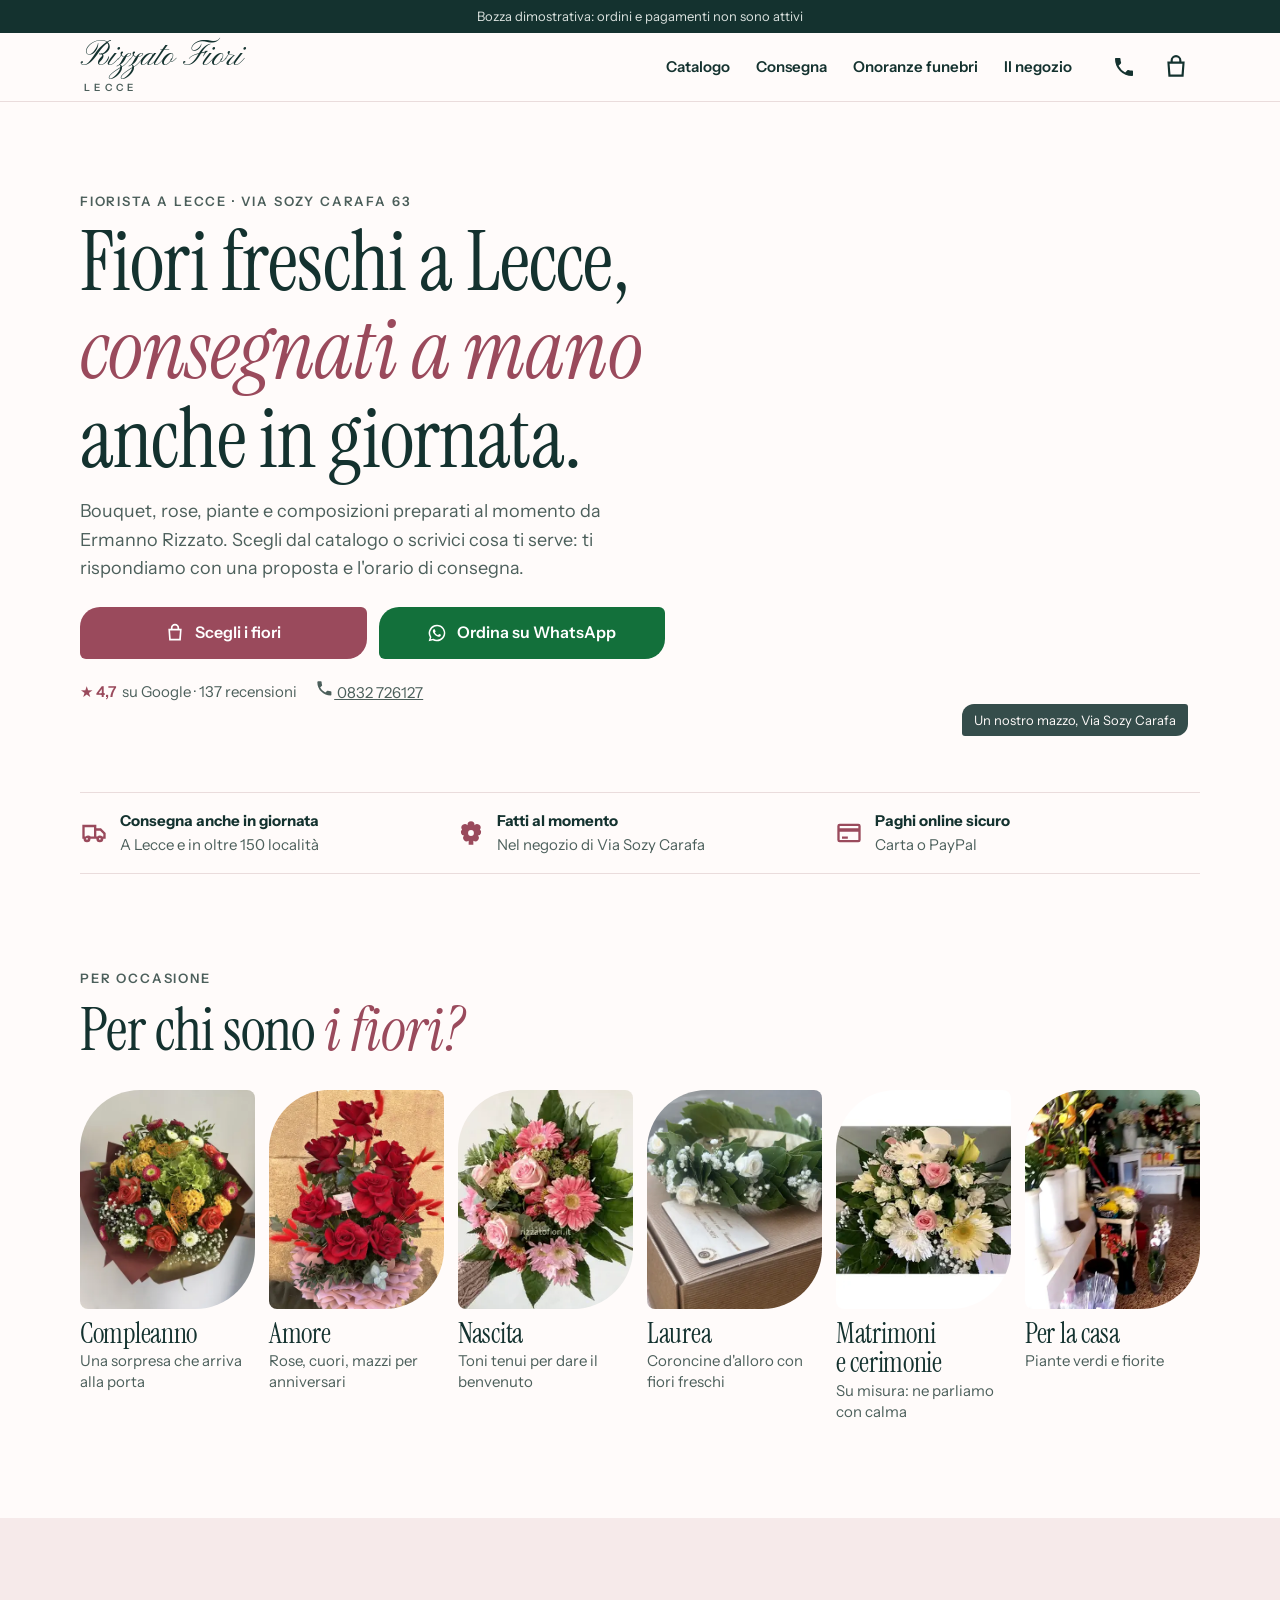
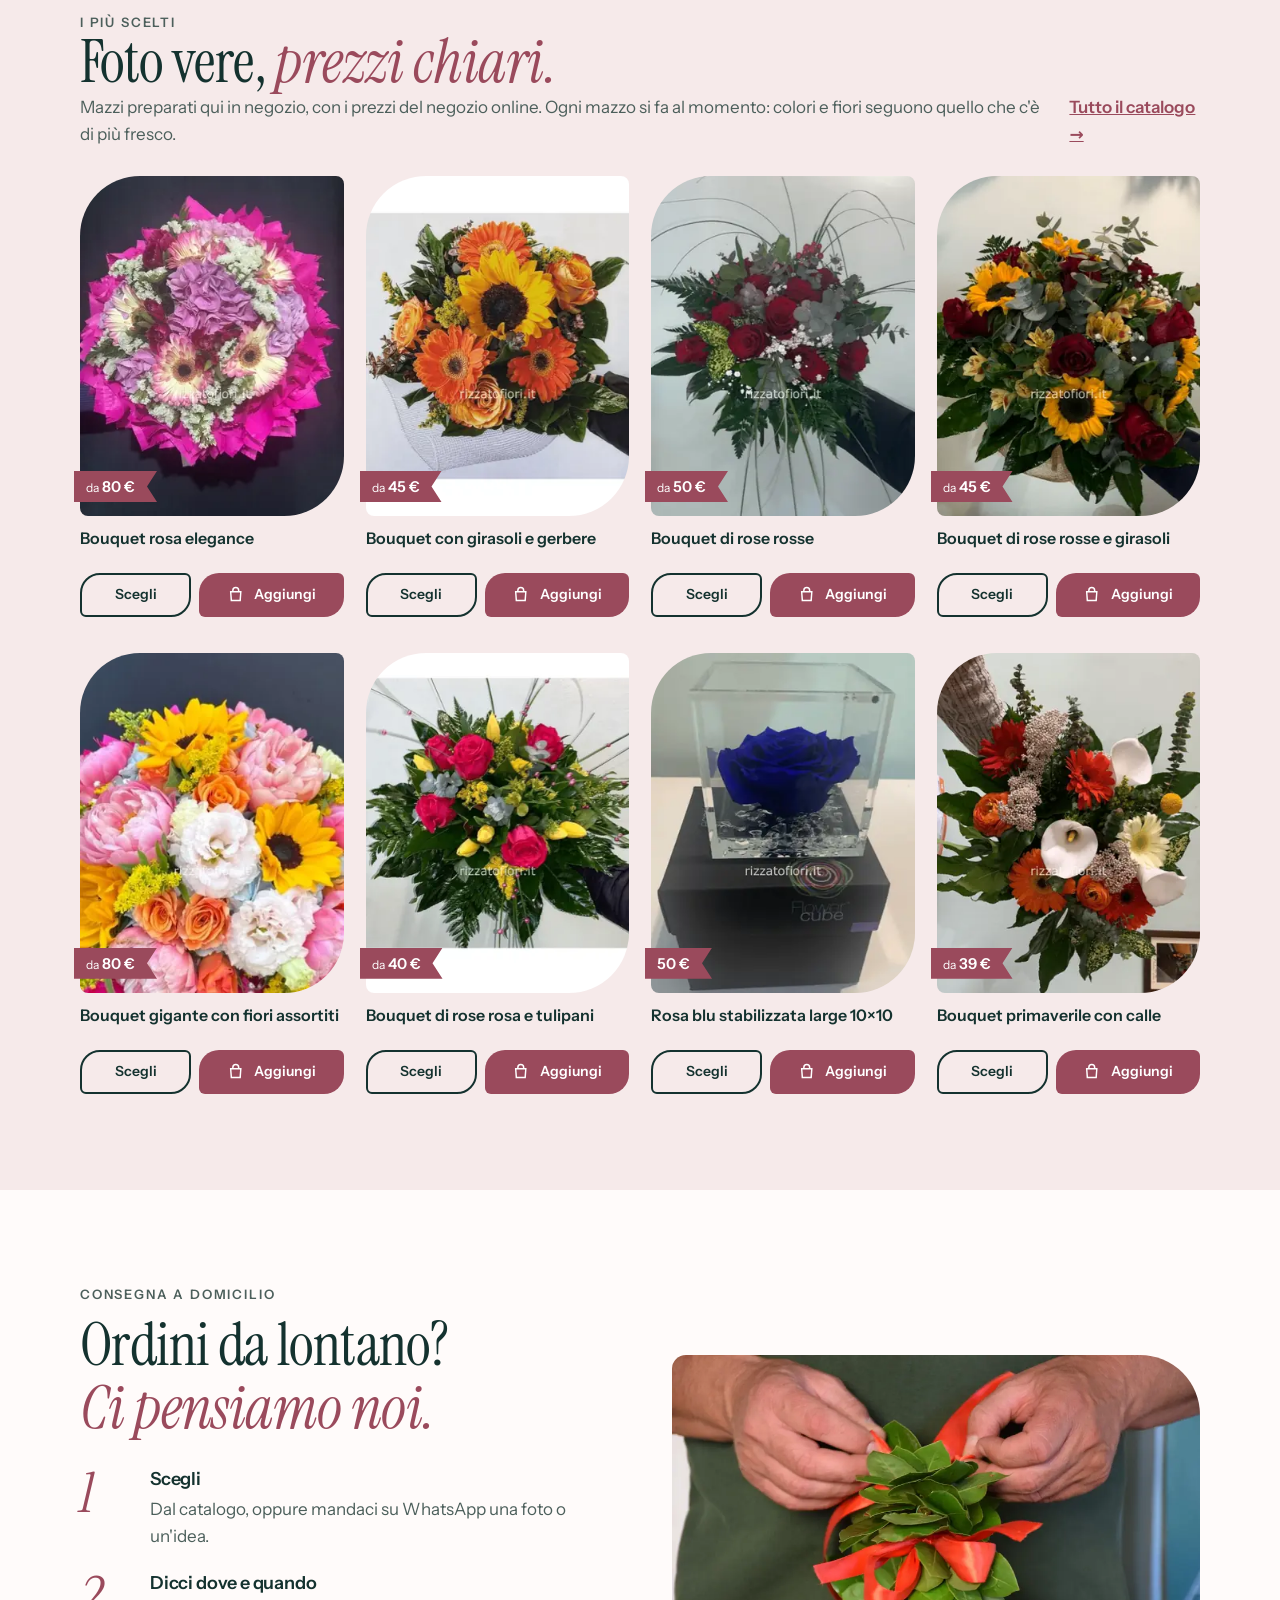
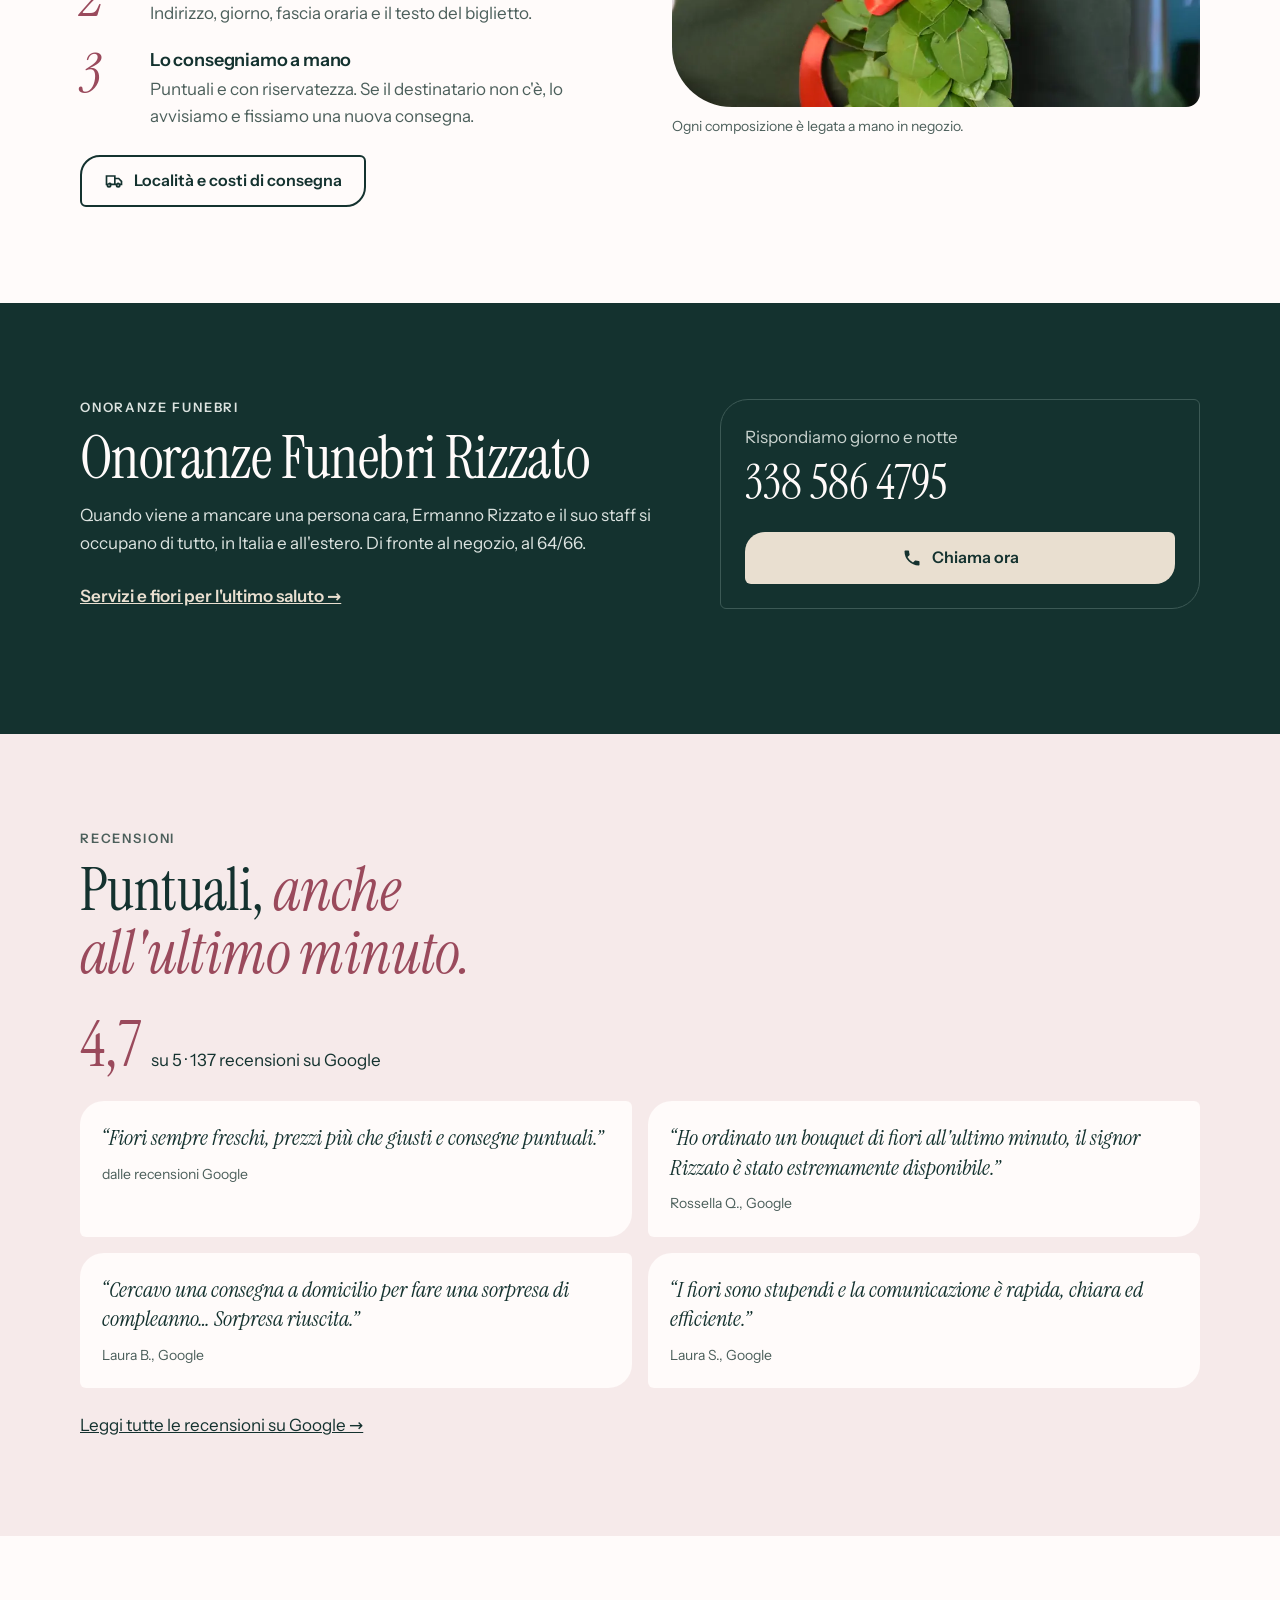
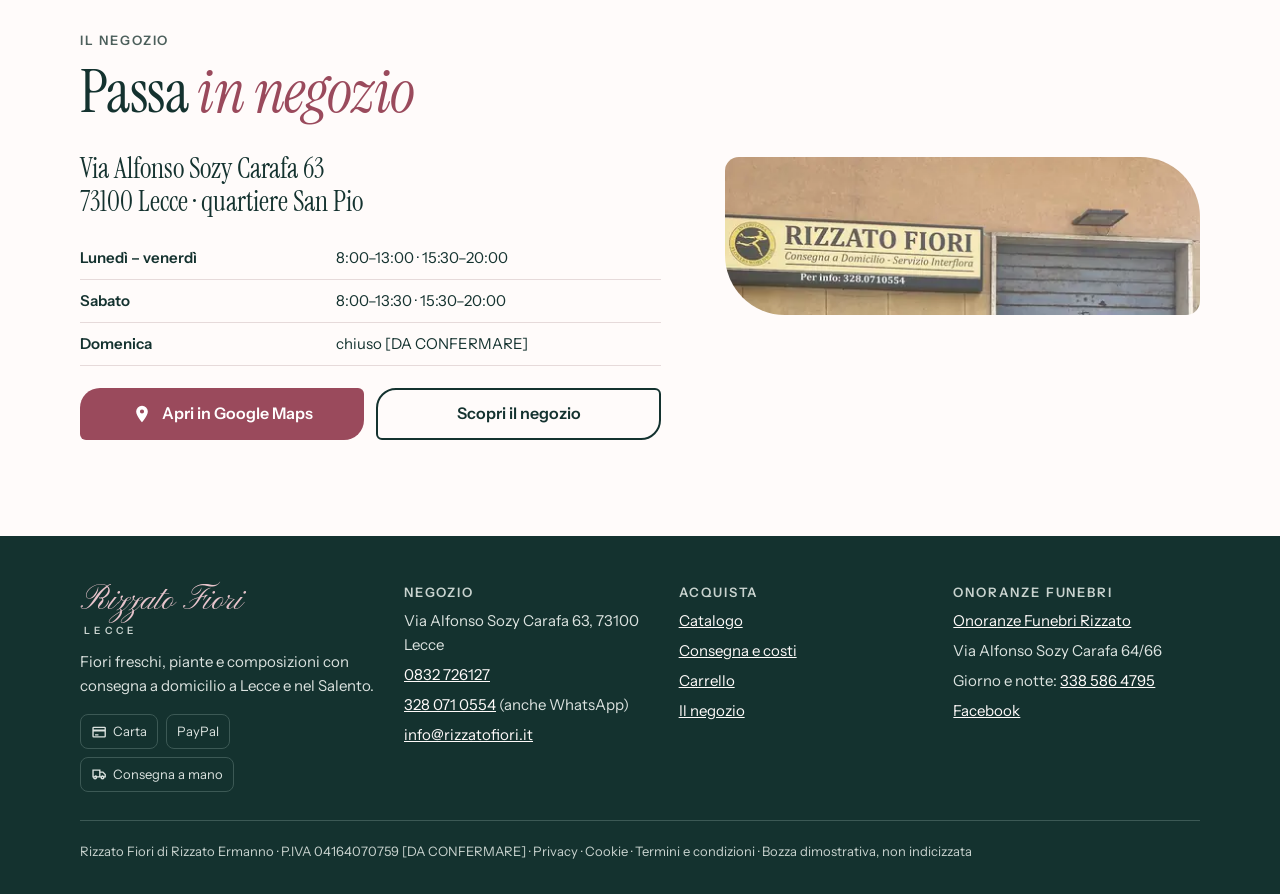
<file: index.html>
<!doctype html>
<html lang="it"><head>
<meta charset="utf-8"><meta name="viewport" content="width=device-width,initial-scale=1">
<title>Rizzato Fiori, fiorista a Lecce | Consegna fiori a domicilio</title>
<meta name="description" content="Bouquet, rose, piante e composizioni preparati al momento in Via Sozy Carafa 63 a Lecce. Consegna a mano anche in giornata. Ordina online o su WhatsApp.">
<meta name="robots" content="noindex,nofollow">
<meta name="theme-color" content="#FFFBFA">
<link rel="canonical" href="https://fraspin02.github.io/rizzato-fiori-bozza/">
<meta property="og:type" content="website"><meta property="og:locale" content="it_IT"><meta property="og:site_name" content="Rizzato Fiori">
<meta property="og:title" content="Rizzato Fiori, fiorista a Lecce | Consegna fiori a domicilio"><meta property="og:description" content="Bouquet, rose, piante e composizioni preparati al momento in Via Sozy Carafa 63 a Lecce. Consegna a mano anche in giornata. Ordina online o su WhatsApp.">
<meta property="og:url" content="https://fraspin02.github.io/rizzato-fiori-bozza/"><meta property="og:image" content="https://fraspin02.github.io/rizzato-fiori-bozza/img/anteprima.jpg"><meta property="og:image:width" content="1200"><meta property="og:image:height" content="630">
<link rel="icon" href="favicon.svg" type="image/svg+xml">
<link rel="preload" href="fonts/instrument-serif.woff2" as="font" type="font/woff2" crossorigin><link rel="preload" href="fonts/instrument-serif-italic.woff2" as="font" type="font/woff2" crossorigin><link rel="preload" href="fonts/pinyon-script.woff2" as="font" type="font/woff2" crossorigin><link rel="preload" as="image" href="img/hero-m-480.webp" imagesrcset="img/hero-m-480.webp 480w, img/hero-m-760.webp 760w" imagesizes="92vw" media="(max-width:959px)" fetchpriority="high"><link rel="preload" as="image" imagesrcset="img/hero-800.webp 800w, img/hero-1100.webp 1100w" imagesizes="480px" media="(min-width:960px)" fetchpriority="high">
<style>@font-face{font-family:"Instrument Serif";src:url(fonts/instrument-serif.woff2) format("woff2");font-display:swap}
@font-face{font-family:"Instrument Serif";font-style:italic;src:url(fonts/instrument-serif-italic.woff2) format("woff2");font-display:swap}
@font-face{font-family:"Pinyon Script";src:url(fonts/pinyon-script.woff2) format("woff2");font-display:swap}
@font-face{font-family:"Instrument Sans";src:url(fonts/instrument-sans.woff2) format("woff2");font-weight:400 700;font-display:swap}
:root{
  --latte:#FFFBFA;--velina:#F6EAEA;--pietra:#E9DFD0;--stelo:#14322F;--stelo-2:#4C5F5B;
  --rosa-antico:#9A4A5C;--rosa-antico-scuro:#7A3647;--rosa:#E8C4CC;--wa:#13703B;
  --serif:"Instrument Serif",Georgia,"Times New Roman",serif;
  --sans:"Instrument Sans",system-ui,-apple-system,"Segoe UI",Roboto,sans-serif;
  --p:clamp(56px,14vw,150px);--p-s:clamp(28px,7vw,60px);
  --gutter:clamp(16px,4.5vw,40px);--max:1200px;
}
*,*::before,*::after{box-sizing:border-box}
html{-webkit-text-size-adjust:100%;scroll-behavior:smooth;scroll-padding-top:84px}
body{margin:0;background:var(--latte);color:var(--stelo);font:400 1.0625rem/1.6 var(--sans)}
img{display:block;max-width:100%;height:auto}
a{color:inherit}
h1,h2,h3{font-family:var(--serif);font-weight:400;line-height:1.05;margin:0;letter-spacing:-.01em;text-wrap:balance}
h1 em,h2 em{color:var(--rosa-antico)}
p{margin:0}
.wrap{max-width:var(--max);margin:0 auto;padding:0 var(--gutter)}
.salta{position:absolute;left:-9999px}.salta:focus{left:12px;top:12px;z-index:99;background:var(--stelo);color:#fff;padding:10px 14px}
:focus-visible{outline:3px solid var(--rosa-antico);outline-offset:3px}
.occhiello{font:600 .8125rem/1.3 var(--sans);letter-spacing:.14em;text-transform:uppercase;color:var(--stelo-2)}
.icona{width:1.25em;height:1.25em;flex:none;fill:currentColor}

/* testata */
.testata{position:sticky;top:0;z-index:20;background:rgba(255,251,250,.96);border-bottom:1px solid #EADCDC}
.testata .wrap{display:grid;grid-template-columns:48px 1fr 48px;align-items:center;min-height:68px}
.marchio{justify-self:center;text-decoration:none;text-align:center;line-height:1}
.marchio b{display:block;font:400 2.125rem/1.05 "Pinyon Script",var(--serif);color:var(--stelo);white-space:nowrap}
.marchio b i{font-style:normal}
.marchio small{display:block;margin-top:7px;font:600 .625rem/1 var(--sans);letter-spacing:.42em;padding-left:.42em;color:var(--stelo-2)}
.carrello-testata{justify-self:end;position:relative;display:grid;place-items:center;width:48px;height:48px;color:var(--stelo);text-decoration:none}
.carrello-testata .icona{width:26px;height:26px}
.conta{position:absolute;top:4px;right:2px;min-width:20px;height:20px;padding:0 5px;border-radius:10px;background:var(--rosa-antico);color:#fff;font:600 .75rem/20px var(--sans);text-align:center}
.avviso-bozza{margin:0;background:var(--stelo);color:#DCE3E0;font-size:.8125rem;text-align:center;padding:6px 12px}
.icone-testata{justify-self:end;display:flex;align-items:center;gap:4px}
.tel-icona{display:none;place-items:center;width:48px;height:48px;color:var(--stelo);border-radius:50%}
.tel-icona .icona{width:24px;height:24px}
.tel-icona:hover,.carrello-testata:hover{color:var(--rosa-antico)}
.nav-ampia a[aria-current]{color:var(--rosa-antico)}
.menu{justify-self:start}
.menu summary{list-style:none;cursor:pointer;width:48px;height:48px;display:grid;place-items:center}
.menu summary::-webkit-details-marker{display:none}
.menu summary span{display:block;width:24px;height:2px;background:var(--stelo);box-shadow:0 -7px 0 var(--stelo),0 7px 0 var(--stelo)}
.menu[open] summary span{background:transparent;box-shadow:none}
.menu[open] summary span::before,.menu[open] summary span::after{content:"";display:block;width:24px;height:2px;background:var(--stelo);transform:rotate(45deg)}
.menu[open] summary span::after{transform:translateY(-2px) rotate(-45deg)}
.menu nav{position:fixed;left:0;right:0;top:100px;bottom:0;background:var(--latte);padding:24px var(--gutter);display:flex;flex-direction:column;gap:4px;overflow:auto}
.menu nav a{font:400 2.25rem/1.2 var(--serif);text-decoration:none;padding:8px 0;border-bottom:1px solid #EADCDC}
.menu nav a.btn{margin-top:14px;font:600 1rem/1 var(--sans)}
.menu nav a.btn-wa{border:0}
.nav-ampia{display:none}

/* pulsanti */
.btn{display:inline-flex;align-items:center;justify-content:center;gap:10px;min-height:52px;padding:0 22px;border-radius:20px 6px 20px 6px;font:600 1rem/1.1 var(--sans);text-decoration:none;border:2px solid transparent;transition:background-color .2s,color .2s,transform .2s}
.btn:active{transform:translateY(1px)}
.btn-wa{background:var(--wa);color:#fff}
.btn-wa:hover{background:#0c5c2f}
.btn-pieno{background:var(--rosa-antico);color:#fff}
.btn-pieno:hover{background:var(--rosa-antico-scuro)}
.btn-vuoto{border-color:var(--stelo);color:var(--stelo);background:transparent}
.btn-vuoto:hover{background:var(--stelo);color:var(--latte)}
.azioni{display:flex;flex-wrap:wrap;gap:12px}
.azioni .btn{flex:1 1 220px}

/* hero */
.hero{padding:14px 0 8px}
.hero .wrap{display:grid;gap:18px}
.hero h1{font-size:clamp(2.6rem,10.5vw,5.25rem);margin:8px 0 14px}
.hero h1 em{display:block}
.hero .sotto{font-size:1.125rem;max-width:34em;color:var(--stelo-2);margin-bottom:24px}
.fiducia{display:flex;flex-wrap:wrap;gap:8px 18px;margin-top:20px;font-size:.9375rem;color:var(--stelo-2)}
.fiducia span{display:inline-flex;align-items:center;gap:6px}
.fiducia .stelle{color:var(--rosa-antico);font-weight:600}
.foto-hero{position:relative;order:-1}
.foto-hero img{width:100%;aspect-ratio:5/4;object-fit:cover;object-position:50% 35%;border-radius:var(--p) 14px var(--p) 14px}
.foto-hero figcaption{position:absolute;right:12px;bottom:12px;background:rgba(20,50,47,.86);color:var(--latte);font-size:.8125rem;padding:6px 12px;border-radius:12px 3px 12px 3px}

/* sezioni */
.sez{padding:64px 0}
.sez-testa{display:grid;gap:12px;margin-bottom:28px;max-width:40em}
.sez-testa h2{font-size:clamp(2.25rem,8vw,3.75rem)}
.sez-testa p{color:var(--stelo-2)}
.velina{background:var(--velina)}

/* occasioni */
.occasioni{display:grid;grid-template-columns:1fr 1fr;gap:20px 14px;list-style:none;margin:0;padding:0}
.occasioni a{display:block;text-decoration:none}
.occasioni img{width:100%;aspect-ratio:4/5;object-fit:cover;border-radius:var(--p-s) 8px var(--p-s) 8px;transition:transform .35s}
.occasioni a:hover img{transform:scale(1.02)}
.occasioni h3{font-size:1.75rem;margin:10px 0 2px}
.occasioni p{font-size:.9375rem;color:var(--stelo-2);line-height:1.4}
.cordoglio-ingresso{margin-top:28px;display:grid;grid-template-columns:96px 1fr;gap:16px;align-items:center;padding:16px;background:var(--stelo);color:var(--latte);border-radius:28px 6px 28px 6px;text-decoration:none}
.cordoglio-ingresso img{width:96px;height:120px;object-fit:cover;border-radius:20px 4px 20px 4px}
.cordoglio-ingresso h3{font-size:1.75rem}
.cordoglio-ingresso p{color:#C9D3CF;font-size:.9375rem;line-height:1.4;margin-top:4px}
.cordoglio-ingresso u{text-decoration:none;color:var(--pietra);font-weight:600;display:inline-block;margin-top:6px}

/* prodotti */
.prodotti{display:grid;grid-template-columns:repeat(2,minmax(0,1fr));gap:28px 14px;list-style:none;margin:0;padding:0}
.prodotto{display:flex;flex-direction:column}
.prodotto .foto{position:relative;margin-bottom:12px}
.prodotto img{width:100%;aspect-ratio:31/40;object-fit:cover;background:#fff;border-radius:var(--p-s) 8px var(--p-s) 8px}
.prodotto.serie img{object-fit:contain;padding:6%;border:1px solid #EADCDC}
.nastro{position:absolute;left:-6px;bottom:14px;background:var(--rosa-antico);color:#fff;font:600 .9375rem/1 var(--sans);padding:8px 22px 8px 12px;clip-path:polygon(0 0,100% 0,calc(100% - 10px) 50%,100% 100%,0 100%)}
.nastro small{font-weight:400;font-size:.75rem;margin-right:3px}
.prodotto h3{font:600 1rem/1.3 var(--sans);letter-spacing:0}
.prodotto h3 a{text-decoration:none}
.prodotto h3 a:hover{color:var(--rosa-antico)}
.prodotto .foto{display:block}
.card-azioni{display:grid;grid-template-columns:minmax(0,1fr);gap:8px;margin-top:12px}
.card-azioni .btn-vuoto{display:none}
.card-azioni .btn{margin-top:0;min-height:44px;padding:0 8px}
.prodotto.sobrio .prezzo-sobrio{color:var(--stelo-2);font-size:.9375rem;margin-top:4px}
.prodotto .btn{min-height:44px;font-size:.875rem;padding:0 12px;width:100%;margin-top:12px}
.prodotto .spazio{flex:1}
.altro{margin-top:36px}

/* consegna */
.consegna{display:grid;gap:32px}
.passi{list-style:none;margin:0;padding:0;display:grid;gap:22px;counter-reset:p}
.passi li{display:grid;grid-template-columns:56px 1fr;gap:4px 14px;counter-increment:p}
.passi li::before{content:counter(p);grid-row:span 2;font:italic 400 3.5rem/.9 var(--serif);color:var(--rosa-antico)}
.passi h3{font:600 1.125rem/1.3 var(--sans)}
.passi p{color:var(--stelo-2)}
.nota{margin-top:24px;padding:16px 18px;border-left:3px solid var(--rosa-antico);background:var(--latte);font-size:.9375rem;border-radius:0 14px 14px 0}
.consegna figure{margin:0}
.consegna figure img{width:100%;aspect-ratio:3/2;object-fit:cover;border-radius:14px var(--p-s) 14px var(--p-s)}
.consegna figcaption{font-size:.875rem;color:var(--stelo-2);margin-top:8px}

/* onoranze: sobrio */
.onoranze{background:var(--stelo);color:var(--latte)}
.onoranze .occhiello{color:#C9D3CF}
.onoranze .sez-testa p{color:#DCE3E0}
.onoranze-griglia{display:grid;gap:28px}
.recapito{padding:24px;border:1px solid #3c5955;border-radius:28px 6px 28px 6px}
.recapito p{color:#C9D3CF}
.recapito .numero{display:block;margin:6px 0 4px;font:400 clamp(2.25rem,9vw,3rem)/1.1 var(--serif);color:var(--latte);text-decoration:none}
.btn-pietra{background:var(--pietra);color:var(--stelo);margin-top:18px;width:100%}
.btn-pietra:hover{background:#fff}
.onoranze blockquote{margin:0;font:italic 400 1.5rem/1.35 var(--serif);color:var(--latte)}
.onoranze cite{display:block;margin-top:10px;font:400 .875rem/1.4 var(--sans);font-style:normal;color:#C9D3CF}
.link-chiaro{color:var(--pietra);font-weight:600}

/* recensioni */
.voto{display:flex;align-items:baseline;gap:10px;margin-bottom:24px}
.voto b{font:400 4rem/1 var(--serif);color:var(--rosa-antico)}
.recensioni{list-style:none;margin:0;padding:0;display:grid;gap:16px}
.recensioni li{background:var(--latte);padding:22px;border-radius:24px 6px 24px 6px}
.recensioni q{display:block;font:italic 400 1.375rem/1.35 var(--serif);quotes:"“" "”"}
.recensioni span{display:block;margin-top:10px;font-size:.875rem;color:var(--stelo-2)}

/* dove */
.dove{display:grid;gap:28px}
.dove img{width:100%;border-radius:14px var(--p-s) 14px var(--p-s)}
.orari{width:100%;border-collapse:collapse;margin:18px 0 22px;font-size:.9375rem}
.orari th,.orari td{text-align:left;padding:9px 0;border-bottom:1px solid #E6DADA;font-weight:400;vertical-align:top}
.orari th{width:44%;font-weight:600}
.indirizzo{font:400 1.75rem/1.2 var(--serif)}

/* piede */
.piede{background:var(--stelo);color:#DCE3E0;padding:48px 0 32px;font-size:.9375rem}
.piede .wrap{display:grid;gap:28px}
.piede .marchio{justify-self:start;text-align:left}
.piede .marchio b{color:var(--rosa)}.piede .marchio b i{color:var(--rosa)}.piede .marchio small{color:#C9D3CF}
.piede h2{font:600 .8125rem/1.3 var(--sans);letter-spacing:.14em;text-transform:uppercase;color:#C9D3CF;margin-bottom:8px}
.piede a{color:var(--latte)}
.piede ul{list-style:none;margin:0;padding:0;display:grid;gap:6px}
.piede .legale{border-top:1px solid #3c5955;padding-top:20px;font-size:.8125rem;color:#C9D3CF}

/* vantaggi */
.vantaggi{list-style:none;margin:20px 0 0;padding:16px 0;display:grid;gap:12px;border-top:1px solid #EADCDC;border-bottom:1px solid #EADCDC}
.vantaggi li{display:flex;gap:12px;align-items:center;font-size:.9375rem;color:var(--stelo-2)}
.vantaggi .icona{width:28px;height:28px;color:var(--rosa-antico)}
.vantaggi b{display:block;color:var(--stelo)}
.sez-testa.riga{max-width:none}
.link-freccia{font-weight:600;color:var(--rosa-antico)}
.briciole{font-size:.875rem;color:var(--stelo-2);padding:18px 0 4px}
.briciole a{color:var(--stelo-2)}
.briciole.chiara,.briciole.chiara a{color:#C9D3CF}
.titolo-pagina{font-size:clamp(2.5rem,9vw,4rem);margin:8px 0 24px}

/* catalogo */
.cat-testa{padding:32px 0 8px}
.cat-testa h1{font-size:clamp(2.75rem,10vw,4.5rem);margin:10px 0 14px}
.cat-testa p{color:var(--stelo-2);max-width:38em}
.barra-cat{position:sticky;top:68px;z-index:10;background:rgba(255,251,250,.97);border-bottom:1px solid #EADCDC}
.barra-cat .wrap{display:grid;grid-template-columns:minmax(0,1fr);gap:8px;padding-top:10px;padding-bottom:10px}
.chips{min-width:0;display:flex;gap:8px;overflow-x:auto;scrollbar-width:none;margin:0 calc(var(--gutter)*-1);padding:2px var(--gutter)}
.chip{flex:none;min-height:44px;padding:0 16px;border:1.5px solid #DDC2C8;border-radius:16px 4px 16px 4px;background:transparent;color:var(--stelo);font:600 .9375rem/1 var(--sans);cursor:pointer;white-space:nowrap}
.chip[aria-pressed=true]{background:var(--stelo);border-color:var(--stelo);color:var(--latte)}
.ordina{display:flex;justify-content:space-between;align-items:center;font-size:.875rem;color:var(--stelo-2)}
.ordina select{margin-left:6px;min-height:40px;border:1px solid #DDC2C8;border-radius:10px;background:var(--latte);color:var(--stelo);font:inherit;padding:0 8px}
.nota-cordoglio{margin-top:28px;padding:16px 18px;background:var(--stelo);color:var(--latte);border-radius:14px}
.nota-cordoglio a{color:var(--pietra)}
.gruppo{padding:28px 0 8px}
.gruppo .sez-testa{margin-bottom:22px}
.gruppo .sez-testa h2{font-size:clamp(2rem,7vw,3rem)}
.gruppo-cordoglio{background:var(--stelo);color:var(--latte);margin-top:44px;padding-bottom:48px}
.gruppo-cordoglio .sez-testa p{color:#DCE3E0}
.gruppo-cordoglio .prodotto h3{color:var(--latte)}
.gruppo-cordoglio .prezzo-sobrio{color:#C9D3CF;font-size:.9375rem;margin-top:4px}
.gruppo-cordoglio .prodotto.serie img{border-color:#3c5955}
.chiusura{padding:56px 0 64px}
.chiusura .box{background:var(--velina);padding:28px;border-radius:var(--p-s) 8px var(--p-s) 8px;display:grid;gap:16px}
.chiusura h2{font-size:clamp(2rem,7vw,3rem)}

/* scheda */
.scheda{display:grid;gap:24px;padding:8px 0 40px}
.scheda-foto{position:relative;margin:0;width:100%;max-width:480px;justify-self:center}
.scheda-foto img{width:100%;aspect-ratio:31/40;object-fit:cover;background:#fff;border-radius:var(--p) 14px var(--p) 14px}
.scheda-foto.serie img{object-fit:contain;padding:8%;border:1px solid #EADCDC}
.scheda-foto .nastro{bottom:28px;font-size:1.125rem;padding:10px 26px 10px 14px}
.scheda-info h1{font-size:clamp(2.25rem,8vw,3.5rem);margin:6px 0 10px}
.scheda-prezzo{display:flex;align-items:baseline;gap:10px;font:400 2rem/1 var(--serif);color:var(--rosa-antico)}
.scheda-prezzo small{font:400 .8125rem/1 var(--sans);color:var(--stelo-2)}
.scheda-desc{margin:16px 0 8px;color:var(--stelo-2);display:grid;gap:6px}
.scheda-form{display:grid;gap:18px;margin-top:18px}
.misure{border:0;padding:0;margin:0;display:flex;flex-wrap:wrap;gap:10px}
.misure legend,.campo label,.fascia-oraria legend{font-weight:600;font-size:.9375rem;margin-bottom:8px;padding:0}
.campo label span{font-weight:400;color:var(--stelo-2)}
.misura{position:relative;cursor:pointer}
.misura input{position:absolute;opacity:0}
.misura span{display:grid;gap:2px;min-width:132px;padding:12px 16px;border:1.5px solid #DDC2C8;border-radius:18px 5px 18px 5px;font-size:.9375rem}
.misura input:checked+span{border-color:var(--rosa-antico);box-shadow:inset 0 0 0 1px var(--rosa-antico);background:var(--velina)}
.misura input:focus-visible+span{outline:3px solid var(--rosa-antico);outline-offset:2px}
.campo{display:grid}
.campo-riga{display:grid;gap:18px}
.campo input,.campo select,.campo textarea{width:100%;min-height:48px;padding:10px 12px;border:1.5px solid #DDC2C8;border-radius:12px;background:#fff;color:var(--stelo);font:inherit}
.campo small{margin-top:6px;color:var(--stelo-2);font-size:.8125rem}
.qta{display:inline-grid;grid-template-columns:48px 64px 48px;border:1.5px solid #DDC2C8;border-radius:12px;overflow:hidden;width:max-content}
.qta button{border:0;background:var(--velina);color:var(--stelo);font-size:1.25rem;cursor:pointer;min-height:46px}
.campo .qta input{border:0;border-radius:0;text-align:center;min-height:46px;padding:0}
.qta.piccola{grid-template-columns:40px 40px 40px;margin-top:8px}
.qta.piccola span{display:grid;place-items:center;font-weight:600}
.scheda-azioni{display:grid;gap:10px}
.btn-scuro{background:var(--stelo);color:var(--latte)}
.garanzie{list-style:none;margin:22px 0 0;padding:0;display:grid;gap:10px;font-size:.9375rem;color:var(--stelo-2)}
.garanzie li{display:flex;gap:10px;align-items:flex-start}
.garanzie .icona{color:var(--rosa-antico);margin-top:2px}
.garanzie.piccole{font-size:.875rem;margin-top:16px}
.info{margin-top:20px;border-top:1px solid #EADCDC;padding-top:14px}
.info summary{cursor:pointer;font-weight:600;min-height:44px;display:flex;align-items:center}
.info p{color:var(--stelo-2);font-size:.9375rem}
.correlati{padding:24px 0 64px;border-top:1px solid #EADCDC}
.correlati h2{font-size:clamp(1.75rem,6vw,2.5rem);margin-bottom:22px}
.scheda-sobria .scheda-prezzo{color:var(--stelo);font-size:1.5rem}

/* carrello */
.carrello{display:grid;gap:28px;padding-bottom:64px}
.righe{list-style:none;margin:0;padding:0;display:grid;gap:14px}
.riga-carrello{display:grid;grid-template-columns:72px 1fr auto;gap:14px;align-items:start;padding:14px;background:#fff;border:1px solid #EADCDC;border-radius:20px 6px 20px 6px}
.riga-carrello img{width:72px;height:93px;object-fit:cover;border-radius:14px 4px 14px 4px}
.riga-carrello h3{font:600 1rem/1.3 var(--sans)}
.riga-carrello h3 a{text-decoration:none}
.riga-carrello p{font-size:.875rem;color:var(--stelo-2)}
.riga-prezzo{display:grid;justify-items:end;gap:6px}
.togli{border:0;background:none;color:var(--stelo-2);text-decoration:underline;cursor:pointer;font:inherit;font-size:.8125rem;min-height:32px}
.vuoto{display:grid;gap:16px;justify-items:start;padding:24px 0}
.consegna-form{display:grid;gap:18px;margin-top:28px}
.consegna-form h2{font-size:1.75rem;margin-top:8px}
.fascia-oraria{border:0;padding:0;margin:0;display:flex;flex-wrap:wrap;gap:8px 18px}
.fascia-oraria legend{width:100%}
.fascia-oraria label{display:flex;align-items:center;gap:8px;min-height:44px}
.riepilogo{align-self:start;padding:22px;background:var(--velina);border-radius:var(--p-s) 8px var(--p-s) 8px;display:grid;gap:12px}
.riepilogo h2{font-size:1.75rem}
.riepilogo dl{display:grid;grid-template-columns:1fr auto;gap:8px;margin:0 0 6px}
.riepilogo dd{margin:0;text-align:right}
.riepilogo .tot{font-weight:600;font-size:1.125rem;border-top:1px solid #DDC2C8;padding-top:10px}
.nota-bozza{font-size:.875rem;background:#fff;padding:10px 12px;border-radius:10px}

/* consegna, onoranze, negozio */
/* consegna o ritiro, CAP */
.modi{border:0;padding:0;margin:0;display:grid;gap:10px}
.modo{position:relative;cursor:pointer}
.modo input{position:absolute;opacity:0}
.modo span{display:grid;grid-template-columns:28px 1fr;column-gap:12px;padding:14px 16px;border:1.5px solid #DDC2C8;border-radius:20px 6px 20px 6px;background:#fff;font-size:.875rem;color:var(--stelo-2)}
.modo .icona{grid-row:span 2;width:26px;height:26px;color:var(--rosa-antico);align-self:center}
.modo b{color:var(--stelo);font-size:1rem}
.modo input:checked+span{border-color:var(--rosa-antico);box-shadow:inset 0 0 0 1px var(--rosa-antico);background:var(--velina)}
.modo input:focus-visible+span{outline:3px solid var(--rosa-antico);outline-offset:2px}
.blocco-domicilio{border:0;padding:0;margin:0;display:grid;gap:18px}
.cap-riga{grid-template-columns:120px 1fr}
.esito-cap{margin:-6px 0 0;font-size:.9375rem;min-height:1.4em}
.esito-cap.si{color:var(--wa);font-weight:600}
.esito-cap.no{color:var(--rosa-antico-scuro)}
.calcola{display:grid;gap:8px}
.calcola-box{background:#fff;border-radius:var(--p-s) 8px var(--p-s) 8px;padding:22px;box-shadow:0 12px 32px rgba(20,50,47,.08);display:grid;gap:10px}
.calcola-box label{font-weight:600}
.calcola-box input{min-height:56px;padding:12px 16px;border:1.5px solid #DDC2C8;border-radius:14px;font:inherit;font-size:1.125rem;background:var(--latte);color:var(--stelo)}
.risultati{list-style:none;margin:0;padding:0;display:grid;gap:8px}
.risultati li{display:flex;justify-content:space-between;align-items:center;gap:12px;padding:12px 16px;background:var(--velina);border-radius:14px 4px 14px 4px}
.risultati li span{display:grid;font-size:.8125rem;color:var(--stelo-2)}
.risultati li b{font-size:1rem;color:var(--stelo)}
.risultati strong{font:400 1.75rem/1 var(--serif);color:var(--rosa-antico)}
.risultati .nessuno{display:block;background:transparent;padding:4px 0;font-size:.9375rem}
.calcola-nota{font-size:.8125rem;color:var(--stelo-2)}
.fasce{list-style:none;margin:0;padding:0;display:grid;gap:16px}
.fascia{padding:20px;border:1px solid #EADCDC;border-radius:24px 6px 24px 6px;background:#fff}
.fascia-testa{display:grid;grid-template-columns:1fr auto;align-items:baseline;gap:2px 12px;margin-bottom:14px}
.fascia-testa h3{font-size:1.625rem}
.fascia-prezzo{font:400 1.75rem/1 var(--serif);color:var(--rosa-antico);grid-row:span 2}
.fascia-conta{font-size:.8125rem;color:var(--stelo-2)}
.paesi{list-style:none;margin:0;padding:0;display:flex;flex-wrap:wrap;gap:6px}
.paesi li{display:inline-flex;gap:6px;align-items:baseline;padding:5px 10px;border-radius:999px;background:var(--velina);font-size:.8125rem}
.paesi b{font-weight:600;color:var(--rosa-antico-scuro)}
.buono{list-style:none;margin:0;padding:0;display:grid;gap:14px}
.buono li{padding:20px;border:1px solid #EADCDC;border-radius:24px 6px 24px 6px}
.buono h3{font-size:1.5rem;margin-bottom:6px}
.buono p{color:var(--stelo-2)}
.onoranze-testa{padding:8px 0 56px}
.onoranze-testa h1{font-size:clamp(2.5rem,9vw,4.25rem);color:var(--latte);margin:10px 0 14px}
.onoranze-testa .sotto{color:#DCE3E0;font-size:1.125rem;max-width:34em}
.galleria{display:grid;grid-template-columns:1fr 1fr;gap:12px}
.galleria img{width:100%;aspect-ratio:4/5;object-fit:cover;border-radius:var(--p-s) 8px var(--p-s) 8px}
.galleria img:first-child{grid-column:1/-1;aspect-ratio:5/4}
.contatti{list-style:none;padding:0;margin:0 0 22px;display:grid;gap:8px}
.contatti li{display:flex;gap:10px;align-items:center}
.didascalia{font-size:.875rem;color:var(--stelo-2);margin-top:8px}
.piede .pagamenti{list-style:none;padding:0;margin:16px 0 0;display:flex;flex-wrap:wrap;gap:8px}
.pagamenti li{display:inline-flex;gap:6px;align-items:center;font-size:.8125rem;padding:6px 10px;border:1px solid #3c5955;border-radius:8px}
.avviso{position:fixed;left:16px;right:16px;bottom:16px;z-index:50;max-width:480px;margin:0 auto;background:var(--stelo);color:var(--latte);padding:14px 18px;border-radius:18px 5px 18px 5px;box-shadow:0 10px 30px rgba(20,50,47,.25)}
.avviso a{color:var(--rosa);font-weight:600}
[hidden]{display:none!important}

@media (min-width:700px){
  .vantaggi{grid-template-columns:repeat(3,1fr)}
  .campo-riga{grid-template-columns:1fr 1fr}
  .buono{grid-template-columns:1fr 1fr}
  .modi{grid-template-columns:1fr 1fr}
  .calcola{grid-template-columns:1fr 1fr;align-items:center;gap:40px}
  .galleria{grid-template-columns:repeat(3,1fr)}
  .galleria img:first-child{grid-column:auto;aspect-ratio:4/5}
  .occasioni{grid-template-columns:repeat(3,1fr)}
  .prodotti{grid-template-columns:repeat(3,minmax(0,1fr))}
  .recensioni{grid-template-columns:1fr 1fr}
}
@media (min-width:960px){
  .testata .wrap{grid-template-columns:auto 1fr auto;gap:28px}
  .tel-icona{display:grid}
  .menu{display:none}
  .marchio{justify-self:start;text-align:left}
  .nav-ampia{display:flex;align-items:center;justify-content:flex-end;gap:26px}
  .nav-ampia a{text-decoration:none;font-weight:600;font-size:.9375rem}
  .nav-ampia a:not(.btn):hover{color:var(--rosa-antico)}
  .nav-ampia .btn{min-height:44px;padding:0 18px}
  .hero{padding:48px 0 24px}
  .hero .wrap{grid-template-columns:1.1fr .9fr;align-items:center;gap:56px}
  .foto-hero{order:0}
  .foto-hero img{aspect-ratio:4/5}
  .sez{padding:96px 0}
  .prodotti{grid-template-columns:repeat(4,minmax(0,1fr));gap:36px 22px}
  .card-azioni{grid-template-columns:1fr 1.3fr}
  .card-azioni .btn-vuoto{display:inline-flex}
  .consegna{grid-template-columns:1fr 1fr;align-items:center;gap:64px}
  .onoranze-griglia{grid-template-columns:1.2fr 1fr;align-items:start;gap:64px}
  .dove{grid-template-columns:1.1fr .9fr;align-items:center;gap:64px}
  .piede .wrap{grid-template-columns:1.2fr 1fr 1fr 1fr}
  .piede .legale{grid-column:1/-1}
  .chiusura .box{grid-template-columns:1fr auto;align-items:center;padding:40px 48px}
  .sez-testa.riga{display:flex;justify-content:space-between;align-items:flex-end;gap:24px}
  .barra-cat .wrap{grid-template-columns:minmax(0,1fr) auto;align-items:center}
  .chips{margin:0;padding:2px 0;flex-wrap:wrap}
  .ordina{gap:18px}
  .scheda{grid-template-columns:1fr 1fr;gap:56px;align-items:start;padding-top:16px}
  .scheda-foto{position:sticky;top:96px}
  .scheda-azioni{grid-template-columns:1fr 1fr}
  .carrello{grid-template-columns:1fr 360px;gap:48px}
  .riepilogo{position:sticky;top:96px}
  .buono{grid-template-columns:repeat(3,1fr)}
  .fasce{grid-template-columns:1fr 1fr}
  .fascia:first-child{grid-column:1/-1}
  .barra-cat{top:69px}
}
@media (min-width:1100px){.occasioni{grid-template-columns:repeat(6,1fr)}}
@media (prefers-reduced-motion:reduce){*{transition:none!important;scroll-behavior:auto!important}}
</style>
<script type="application/ld+json">{"@context": "https://schema.org", "@graph": [{"@type": "Florist", "@id": "https://fraspin02.github.io/rizzato-fiori-bozza/#negozio", "name": "Rizzato Fiori", "legalName": "Rizzato Fiori di Rizzato Ermanno", "url": "https://fraspin02.github.io/rizzato-fiori-bozza/", "image": "https://fraspin02.github.io/rizzato-fiori-bozza/img/anteprima.jpg", "telephone": "+39 0832 726127", "email": "info@rizzatofiori.it", "address": {"@type": "PostalAddress", "streetAddress": "Via Alfonso Sozy Carafa 63", "postalCode": "73100", "addressLocality": "Lecce", "addressRegion": "LE", "addressCountry": "IT"}, "geo": {"@type": "GeoCoordinates", "latitude": 40.355542, "longitude": 18.1606892}, "openingHoursSpecification": [{"@type": "OpeningHoursSpecification", "dayOfWeek": ["Monday", "Tuesday", "Wednesday", "Thursday", "Friday"], "opens": "08:00", "closes": "13:00"}, {"@type": "OpeningHoursSpecification", "dayOfWeek": ["Monday", "Tuesday", "Wednesday", "Thursday", "Friday", "Saturday"], "opens": "15:30", "closes": "20:00"}, {"@type": "OpeningHoursSpecification", "dayOfWeek": "Saturday", "opens": "08:00", "closes": "13:30"}], "aggregateRating": {"@type": "AggregateRating", "ratingValue": "4.7", "reviewCount": "137"}, "areaServed": "Lecce e provincia", "sameAs": ["https://www.facebook.com/consegnafiorilecce/"]}, {"@type": "FuneralHome", "name": "Onoranze Funebri Rizzato", "telephone": "+39 338 586 4795", "url": "https://fraspin02.github.io/rizzato-fiori-bozza/onoranze.html", "address": {"@type": "PostalAddress", "streetAddress": "Via Alfonso Sozy Carafa 64/66", "postalCode": "73100", "addressLocality": "Lecce", "addressRegion": "LE", "addressCountry": "IT"}, "openingHoursSpecification": {"@type": "OpeningHoursSpecification", "dayOfWeek": ["Monday", "Tuesday", "Wednesday", "Thursday", "Friday", "Saturday", "Sunday"], "opens": "00:00", "closes": "23:59"}}]}</script><script src="js/dati.js" defer></script><script src="js/negozio.js" defer></script>
</head><body><svg width="0" height="0" style="position:absolute" aria-hidden="true">
<symbol id="i-wa" viewBox="0 0 24 24"><path d="M12 2a10 10 0 0 0-8.6 15.1L2 22l5-1.3A10 10 0 1 0 12 2Zm0 18.2c-1.5 0-3-.4-4.2-1.2l-.3-.2-3 .8.8-2.9-.2-.3A8.2 8.2 0 1 1 12 20.2Zm4.5-6.1c-.2-.1-1.5-.7-1.7-.8-.2-.1-.4-.1-.6.1l-.8 1c-.1.2-.3.2-.5.1a6.7 6.7 0 0 1-3.3-2.9c-.3-.4.2-.4.7-1.4.1-.2 0-.3 0-.4l-.8-1.8c-.2-.5-.4-.4-.6-.4h-.5c-.2 0-.4.1-.6.3-.2.2-.8.8-.8 2s.8 2.3 1 2.5c.1.2 1.6 2.5 4 3.5 1.5.6 2 .7 2.8.6.4-.1 1.5-.6 1.7-1.2.2-.6.2-1.1.1-1.2l-.5-.2Z"/></symbol>
<symbol id="i-tel" viewBox="0 0 24 24"><path d="M6.6 10.8a15.2 15.2 0 0 0 6.6 6.6l2.2-2.2c.3-.3.7-.4 1-.2 1.1.4 2.3.6 3.6.6.6 0 1 .4 1 1V20c0 .6-.4 1-1 1A17 17 0 0 1 3 4c0-.6.4-1 1-1h3.5c.6 0 1 .4 1 1 0 1.3.2 2.5.6 3.6.1.3 0 .7-.2 1l-2.3 2.2Z"/></symbol>
<symbol id="i-pin" viewBox="0 0 24 24"><path d="M12 2a7 7 0 0 0-7 7c0 5.2 7 13 7 13s7-7.8 7-13a7 7 0 0 0-7-7Zm0 9.5A2.5 2.5 0 1 1 12 6.5a2.5 2.5 0 0 1 0 5Z"/></symbol>
<symbol id="i-borsa" viewBox="0 0 24 24"><path d="M7 7V6a5 5 0 0 1 10 0v1h3l-1 14H5L4 7h3Zm2 0h6V6a3 3 0 0 0-6 0v1Zm-2.9 2 .8 10h10.2l.8-10H6.1Z"/></symbol>
<symbol id="i-camion" viewBox="0 0 24 24"><path d="M2 5h12v3h4l4 4v5h-2a3 3 0 0 1-6 0H9a3 3 0 0 1-6 0H2V5Zm2 2v8h.8a3 3 0 0 1 4.4 0H12V7H4Zm10 3v5h.8a3 3 0 0 1 4.4 0h.8v-2.2L17.2 10H14ZM6 16.2a.8.8 0 1 0 0 1.6.8.8 0 0 0 0-1.6Zm11 0a.8.8 0 1 0 0 1.6.8.8 0 0 0 0-1.6Z"/></symbol>
<symbol id="i-carta" viewBox="0 0 24 24"><path d="M2 6a2 2 0 0 1 2-2h16a2 2 0 0 1 2 2v12a2 2 0 0 1-2 2H4a2 2 0 0 1-2-2V6Zm2 0v2h16V6H4Zm0 5v7h16v-7H4Zm2 4h5v2H6v-2Z"/></symbol>
<symbol id="i-fiore" viewBox="0 0 24 24"><path d="M12 2a3 3 0 0 1 3 3v.3A3 3 0 0 1 19.7 9 3 3 0 0 1 18 14.2 3 3 0 0 1 14 18.6V22h-4v-3.4A3 3 0 0 1 6 14.2 3 3 0 0 1 4.3 9 3 3 0 0 1 9 5.3V5a3 3 0 0 1 3-3Zm0 7.5a2.5 2.5 0 1 0 0 5 2.5 2.5 0 0 0 0-5Z"/></symbol>
</svg><a class="salta" href="#contenuto">Vai al contenuto</a>
<p class="avviso-bozza">Bozza dimostrativa: ordini e pagamenti non sono attivi</p>
<header class="testata"><div class="wrap">
<details class="menu"><summary aria-label="Apri il menu"><span></span></summary><nav aria-label="Menu"><a href="index.html">Home</a><a href="catalogo.html">Catalogo</a><a href="consegna.html">Consegna</a><a href="onoranze.html">Onoranze funebri</a><a href="negozio.html">Il negozio</a><a class="btn btn-wa" href="https://wa.me/393280710554?text=Buongiorno%2C%20vorrei%20ordinare%20dei%20fiori."><svg class="icona" aria-hidden="true"><use href="#i-wa"/></svg> Ordina su WhatsApp</a><a class="btn btn-vuoto" href="tel:+390832726127"><svg class="icona" aria-hidden="true"><use href="#i-tel"/></svg> 0832 726127</a></nav></details>
<a class="marchio" href="index.html"><b>Rizzato Fiori</b><small>LECCE</small></a>
<nav class="nav-ampia" aria-label="Principale"><a href="catalogo.html">Catalogo</a><a href="consegna.html">Consegna</a><a href="onoranze.html">Onoranze funebri</a><a href="negozio.html">Il negozio</a></nav>
<div class="icone-testata"><a class="tel-icona" href="tel:+390832726127" aria-label="Chiama il negozio: 0832 726127" title="Chiama 0832 726127"><svg class="icona" aria-hidden="true"><use href="#i-tel"/></svg></a><a class="carrello-testata" href="carrello.html" aria-label="Carrello"><svg class="icona" aria-hidden="true"><use href="#i-borsa"/></svg><span class="conta" data-conta hidden>0</span></a></div>
</div></header>
<main id="contenuto">
<section class="hero"><div class="wrap">
<div>
<p class="occhiello">Fiorista a Lecce · Via Sozy Carafa 63</p>
<h1>Fiori freschi a Lecce, <em>consegnati a mano</em> anche in giornata.</h1>
<p class="sotto">Bouquet, rose, piante e composizioni preparati al momento da Ermanno Rizzato. Scegli dal catalogo o scrivici cosa ti serve: ti rispondiamo con una proposta e l'orario di consegna.</p>
<div class="azioni"><a class="btn btn-pieno" href="catalogo.html"><svg class="icona" aria-hidden="true"><use href="#i-borsa"/></svg> Scegli i fiori</a><a class="btn btn-wa" href="https://wa.me/393280710554?text=Buongiorno%2C%20vorrei%20ordinare%20dei%20fiori.%20Per%3A%20%E2%80%A6%20Consegna%20a%3A%20%E2%80%A6%20Il%20giorno%3A%20%E2%80%A6"><svg class="icona" aria-hidden="true"><use href="#i-wa"/></svg> Ordina su WhatsApp</a></div>
<p class="fiducia"><span><span class="stelle">★ 4,7</span> su Google · 137 recensioni</span><a href="tel:+390832726127"><svg class="icona" aria-hidden="true"><use href="#i-tel"/></svg> 0832 726127</a></p>
</div>
<figure class="foto-hero" style="margin:0"><picture><source media="(min-width:960px)" srcset="img/hero-800.webp 800w, img/hero-1100.webp 1100w" sizes="480px" width="800" height="1000"><img src="img/hero-m-480.webp" srcset="img/hero-m-480.webp 480w, img/hero-m-760.webp 760w" sizes="92vw" width="480" height="384" alt="Mazzo di rose lilla e rosse incartato in rosa, davanti al pannello Rizzato Fiori sul muro in pietra leccese" fetchpriority="high" decoding="async"></picture><figcaption>Un nostro mazzo, Via Sozy Carafa</figcaption></figure>
</div></section>
<div class="wrap"><ul class="vantaggi">
<li><svg class="icona" aria-hidden="true"><use href="#i-camion"/></svg><span><b>Consegna anche in giornata</b>A Lecce e in oltre 150 località</span></li>
<li><svg class="icona" aria-hidden="true"><use href="#i-fiore"/></svg><span><b>Fatti al momento</b>Nel negozio di Via Sozy Carafa</span></li>
<li><svg class="icona" aria-hidden="true"><use href="#i-carta"/></svg><span><b>Paghi online sicuro</b>Carta o PayPal</span></li>
</ul></div>

<section class="sez" id="occasioni" aria-labelledby="t-occ"><div class="wrap">
<div class="sez-testa"><p class="occhiello">Per occasione</p><h2 id="t-occ">Per chi sono <em>i fiori?</em></h2></div>
<ul class="occasioni"><li><a href="catalogo.html?occ=compleanno"><img src="img/bouquet-autunno-400.webp" srcset="img/bouquet-autunno-400.webp 400w, img/bouquet-autunno-700.webp 700w" sizes="(min-width:1100px) 180px, (min-width:700px) 30vw, 46vw" width="400" height="500" alt="Bouquet arancio e verde con celosia e gerbere" loading="lazy" decoding="async"><h3>Compleanno</h3><p>Una sorpresa che arriva alla porta</p></a></li><li><a href="catalogo.html?occ=amore"><img src="img/rose-rosse-400.webp" srcset="img/rose-rosse-400.webp 400w, img/rose-rosse-700.webp 700w" sizes="(min-width:1100px) 180px, (min-width:700px) 30vw, 46vw" width="400" height="500" alt="Mazzo di rose rosse davanti a un muro in pietra leccese" loading="lazy" decoding="async"><h3>Amore</h3><p>Rose, cuori, mazzi per anniversari</p></a></li><li><a href="catalogo.html?occ=nascita"><img src="img/p717786-240.webp" srcset="img/p717786-240.webp 240w, img/p717786-330.webp 330w, img/p717786-465.webp 465w" sizes="(min-width:1100px) 180px, (min-width:700px) 30vw, 46vw" width="240" height="310" alt="Bouquet di fiori misti rosa" loading="lazy" decoding="async"><h3>Nascita</h3><p>Toni tenui per dare il benvenuto</p></a></li><li><a href="catalogo.html?occ=laurea"><img src="img/laurea-400.webp" srcset="img/laurea-400.webp 400w, img/laurea-700.webp 700w" sizes="(min-width:1100px) 180px, (min-width:700px) 30vw, 46vw" width="400" height="500" alt="Coroncina d&#x27;alloro con rose bianche e gypsophila" loading="lazy" decoding="async"><h3>Laurea</h3><p>Coroncine d'alloro con fiori freschi</p></a></li><li><a href="https://wa.me/393280710554?text=Buongiorno%2C%20vorrei%20parlare%20dei%20fiori%20per%20un%20matrimonio%20/%20una%20cerimonia.%20Data%3A%20%E2%80%A6%20Luogo%3A%20%E2%80%A6"><img src="img/p717790-240.webp" srcset="img/p717790-240.webp 240w, img/p717790-330.webp 330w, img/p717790-465.webp 465w" sizes="(min-width:1100px) 180px, (min-width:700px) 30vw, 46vw" width="240" height="310" alt="Composizione di fiori bianchi" loading="lazy" decoding="async"><h3>Matrimoni e cerimonie</h3><p>Su misura: ne parliamo con calma</p></a></li><li><a href="catalogo.html?occ=casa"><img src="img/negozio-400.webp" srcset="img/negozio-400.webp 400w, img/negozio-700.webp 700w" sizes="(min-width:1100px) 180px, (min-width:700px) 30vw, 46vw" width="400" height="500" alt="L&#x27;interno del negozio con piante e fiori" loading="lazy" decoding="async"><h3>Per la casa</h3><p>Piante verdi e fiorite</p></a></li></ul>
</div></section>

<section class="sez velina" id="composizioni" aria-labelledby="t-comp"><div class="wrap">
<div class="sez-testa riga"><div><p class="occhiello">I più scelti</p><h2 id="t-comp">Foto vere, <em>prezzi chiari.</em></h2>
<p>Mazzi preparati qui in negozio, con i prezzi del negozio online. Ogni mazzo si fa al momento: colori e fiori seguono quello che c'è di più fresco.</p></div>
<a class="link-freccia" href="catalogo.html">Tutto il catalogo →</a></div>
<ul class="prodotti"><li class="prodotto" data-occ="amore" data-prezzo="80"><a class="foto" href="prodotto.html?id=742101" tabindex="-1"><img src="img/p742101-240.webp" srcset="img/p742101-240.webp 240w, img/p742101-330.webp 330w, img/p742101-465.webp 465w" sizes="(min-width:960px) 260px, (min-width:700px) 30vw, 46vw" width="240" height="310" alt="Bouquet rosa elegance" loading="lazy" decoding="async"><span class="nastro"><small>da</small>80 €</span></a><h3><a href="prodotto.html?id=742101">Bouquet rosa elegance</a></h3><span class="spazio"></span><div class="card-azioni"><a class="btn btn-vuoto" href="prodotto.html?id=742101">Scegli</a><button class="btn btn-pieno aggiungi" type="button" data-id="742101" aria-label="Aggiungi al carrello: Bouquet rosa elegance"><svg class="icona" aria-hidden="true"><use href="#i-borsa"/></svg> Aggiungi</button></div></li><li class="prodotto" data-occ="compleanno" data-prezzo="45"><a class="foto" href="prodotto.html?id=717785" tabindex="-1"><img src="img/p717785-240.webp" srcset="img/p717785-240.webp 240w, img/p717785-330.webp 330w, img/p717785-465.webp 465w" sizes="(min-width:960px) 260px, (min-width:700px) 30vw, 46vw" width="240" height="310" alt="Bouquet con girasoli e gerbere" loading="lazy" decoding="async"><span class="nastro"><small>da</small>45 €</span></a><h3><a href="prodotto.html?id=717785">Bouquet con girasoli e gerbere</a></h3><span class="spazio"></span><div class="card-azioni"><a class="btn btn-vuoto" href="prodotto.html?id=717785">Scegli</a><button class="btn btn-pieno aggiungi" type="button" data-id="717785" aria-label="Aggiungi al carrello: Bouquet con girasoli e gerbere"><svg class="icona" aria-hidden="true"><use href="#i-borsa"/></svg> Aggiungi</button></div></li><li class="prodotto" data-occ="amore" data-prezzo="50"><a class="foto" href="prodotto.html?id=717669" tabindex="-1"><img src="img/p717669-240.webp" srcset="img/p717669-240.webp 240w, img/p717669-330.webp 330w, img/p717669-465.webp 465w" sizes="(min-width:960px) 260px, (min-width:700px) 30vw, 46vw" width="240" height="310" alt="Bouquet di rose rosse" loading="lazy" decoding="async"><span class="nastro"><small>da</small>50 €</span></a><h3><a href="prodotto.html?id=717669">Bouquet di rose rosse</a></h3><span class="spazio"></span><div class="card-azioni"><a class="btn btn-vuoto" href="prodotto.html?id=717669">Scegli</a><button class="btn btn-pieno aggiungi" type="button" data-id="717669" aria-label="Aggiungi al carrello: Bouquet di rose rosse"><svg class="icona" aria-hidden="true"><use href="#i-borsa"/></svg> Aggiungi</button></div></li><li class="prodotto" data-occ="amore" data-prezzo="45"><a class="foto" href="prodotto.html?id=717788" tabindex="-1"><img src="img/p717788-240.webp" srcset="img/p717788-240.webp 240w, img/p717788-330.webp 330w, img/p717788-465.webp 465w" sizes="(min-width:960px) 260px, (min-width:700px) 30vw, 46vw" width="240" height="310" alt="Bouquet di rose rosse e girasoli" loading="lazy" decoding="async"><span class="nastro"><small>da</small>45 €</span></a><h3><a href="prodotto.html?id=717788">Bouquet di rose rosse e girasoli</a></h3><span class="spazio"></span><div class="card-azioni"><a class="btn btn-vuoto" href="prodotto.html?id=717788">Scegli</a><button class="btn btn-pieno aggiungi" type="button" data-id="717788" aria-label="Aggiungi al carrello: Bouquet di rose rosse e girasoli"><svg class="icona" aria-hidden="true"><use href="#i-borsa"/></svg> Aggiungi</button></div></li><li class="prodotto" data-occ="compleanno" data-prezzo="80"><a class="foto" href="prodotto.html?id=742102" tabindex="-1"><img src="img/p742102-240.webp" srcset="img/p742102-240.webp 240w, img/p742102-330.webp 330w, img/p742102-465.webp 465w" sizes="(min-width:960px) 260px, (min-width:700px) 30vw, 46vw" width="240" height="310" alt="Bouquet gigante con fiori assortiti" loading="lazy" decoding="async"><span class="nastro"><small>da</small>80 €</span></a><h3><a href="prodotto.html?id=742102">Bouquet gigante con fiori assortiti</a></h3><span class="spazio"></span><div class="card-azioni"><a class="btn btn-vuoto" href="prodotto.html?id=742102">Scegli</a><button class="btn btn-pieno aggiungi" type="button" data-id="742102" aria-label="Aggiungi al carrello: Bouquet gigante con fiori assortiti"><svg class="icona" aria-hidden="true"><use href="#i-borsa"/></svg> Aggiungi</button></div></li><li class="prodotto" data-occ="amore" data-prezzo="40"><a class="foto" href="prodotto.html?id=717794" tabindex="-1"><img src="img/p717794-240.webp" srcset="img/p717794-240.webp 240w, img/p717794-330.webp 330w, img/p717794-465.webp 465w" sizes="(min-width:960px) 260px, (min-width:700px) 30vw, 46vw" width="240" height="310" alt="Bouquet di rose rosa e tulipani" loading="lazy" decoding="async"><span class="nastro"><small>da</small>40 €</span></a><h3><a href="prodotto.html?id=717794">Bouquet di rose rosa e tulipani</a></h3><span class="spazio"></span><div class="card-azioni"><a class="btn btn-vuoto" href="prodotto.html?id=717794">Scegli</a><button class="btn btn-pieno aggiungi" type="button" data-id="717794" aria-label="Aggiungi al carrello: Bouquet di rose rosa e tulipani"><svg class="icona" aria-hidden="true"><use href="#i-borsa"/></svg> Aggiungi</button></div></li><li class="prodotto" data-occ="stabilizzate" data-prezzo="50"><a class="foto" href="prodotto.html?id=719304" tabindex="-1"><img src="img/p719304-240.webp" srcset="img/p719304-240.webp 240w, img/p719304-330.webp 330w, img/p719304-465.webp 465w" sizes="(min-width:960px) 260px, (min-width:700px) 30vw, 46vw" width="240" height="310" alt="Rosa blu stabilizzata large 10×10" loading="lazy" decoding="async"><span class="nastro">50 €</span></a><h3><a href="prodotto.html?id=719304">Rosa blu stabilizzata large 10×10</a></h3><span class="spazio"></span><div class="card-azioni"><a class="btn btn-vuoto" href="prodotto.html?id=719304">Scegli</a><button class="btn btn-pieno aggiungi" type="button" data-id="719304" aria-label="Aggiungi al carrello: Rosa blu stabilizzata large 10×10"><svg class="icona" aria-hidden="true"><use href="#i-borsa"/></svg> Aggiungi</button></div></li><li class="prodotto" data-occ="compleanno" data-prezzo="39"><a class="foto" href="prodotto.html?id=717791" tabindex="-1"><img src="img/p717791-240.webp" srcset="img/p717791-240.webp 240w, img/p717791-330.webp 330w, img/p717791-465.webp 465w" sizes="(min-width:960px) 260px, (min-width:700px) 30vw, 46vw" width="240" height="310" alt="Bouquet primaverile con calle" loading="lazy" decoding="async"><span class="nastro"><small>da</small>39 €</span></a><h3><a href="prodotto.html?id=717791">Bouquet primaverile con calle</a></h3><span class="spazio"></span><div class="card-azioni"><a class="btn btn-vuoto" href="prodotto.html?id=717791">Scegli</a><button class="btn btn-pieno aggiungi" type="button" data-id="717791" aria-label="Aggiungi al carrello: Bouquet primaverile con calle"><svg class="icona" aria-hidden="true"><use href="#i-borsa"/></svg> Aggiungi</button></div></li></ul>
</div></section>

<section class="sez" id="consegna" aria-labelledby="t-cons"><div class="wrap consegna">
<div>
<div class="sez-testa"><p class="occhiello">Consegna a domicilio</p><h2 id="t-cons">Ordini da lontano? <em>Ci pensiamo noi.</em></h2></div>
<ol class="passi">
<li><h3>Scegli</h3><p>Dal catalogo, oppure mandaci su WhatsApp una foto o un'idea.</p></li>
<li><h3>Dicci dove e quando</h3><p>Indirizzo, giorno, fascia oraria e il testo del biglietto.</p></li>
<li><h3>Lo consegniamo a mano</h3><p>Puntuali e con riservatezza. Se il destinatario non c'è, lo avvisiamo e fissiamo una nuova consegna.</p></li>
</ol>
<p style="margin-top:24px"><a class="btn btn-vuoto" href="consegna.html"><svg class="icona" aria-hidden="true"><use href="#i-camion"/></svg> Località e costi di consegna</a></p>
</div>
<figure><img src="img/nastro-480.webp" srcset="img/nastro-480.webp 480w, img/nastro-900.webp 900w" sizes="(min-width:960px) 540px, 92vw" width="480" height="320" alt="Le mani di Ermanno legano un nastro arancio a una coroncina" loading="lazy" decoding="async"><figcaption>Ogni composizione è legata a mano in negozio.</figcaption></figure>
</div></section>

<section class="sez onoranze onoranze-breve" aria-labelledby="t-on"><div class="wrap onoranze-griglia">
<div class="sez-testa"><p class="occhiello">Onoranze funebri</p><h2 id="t-on">Onoranze Funebri Rizzato</h2>
<p>Quando viene a mancare una persona cara, Ermanno Rizzato e il suo staff si occupano di tutto, in Italia e all'estero. Di fronte al negozio, al 64/66.</p>
<p style="margin-top:14px"><a class="link-chiaro" href="onoranze.html">Servizi e fiori per l'ultimo saluto →</a></p></div>
<div class="recapito"><p>Rispondiamo giorno e notte</p><a class="numero" href="tel:+393385864795">338 586 4795</a><a class="btn btn-pietra" href="tel:+393385864795"><svg class="icona" aria-hidden="true"><use href="#i-tel"/></svg> Chiama ora</a></div>
</div></section>

<section class="sez velina" id="recensioni" aria-labelledby="t-rec"><div class="wrap">
<div class="sez-testa"><p class="occhiello">Recensioni</p><h2 id="t-rec">Puntuali, <em>anche all'ultimo minuto.</em></h2></div>
<p class="voto"><b>4,7</b><span>su 5 · 137 recensioni su Google</span></p>
<ul class="recensioni"><li><q>Fiori sempre freschi, prezzi più che giusti e consegne puntuali.</q><span>dalle recensioni Google</span></li><li><q>Ho ordinato un bouquet di fiori all&#x27;ultimo minuto, il signor Rizzato è stato estremamente disponibile.</q><span>Rossella Q., Google</span></li><li><q>Cercavo una consegna a domicilio per fare una sorpresa di compleanno… Sorpresa riuscita.</q><span>Laura B., Google</span></li><li><q>I fiori sono stupendi e la comunicazione è rapida, chiara ed efficiente.</q><span>Laura S., Google</span></li></ul>
<p style="margin-top:24px"><a href="https://www.google.com/maps/place/Rizzato+Ermanno+Fiori/@40.355542,18.1606892,17z/data=!4m6!3m5!1s0x13442ed954f53ef7:0x21f1ca8e2b71df5d!8m2!3d40.355542!4d18.1606892!16s%2Fg%2F1tg3dkqh">Leggi tutte le recensioni su Google →</a></p>
</div></section>

<section class="sez" id="dove" aria-labelledby="t-dove"><div class="wrap dove">
<div>
<div class="sez-testa"><p class="occhiello">Il negozio</p><h2 id="t-dove">Passa <em>in negozio</em></h2></div>
<p class="indirizzo">Via Alfonso Sozy Carafa 63<br>73100 Lecce · quartiere San Pio</p>
<table class="orari"><caption class="salta">Orari di apertura</caption>
<tr><th scope="row">Lunedì – venerdì</th><td>8:00–13:00 · 15:30–20:00</td></tr>
<tr><th scope="row">Sabato</th><td>8:00–13:30 · 15:30–20:00</td></tr>
<tr><th scope="row">Domenica</th><td>chiuso [DA CONFERMARE]</td></tr></table>
<div class="azioni"><a class="btn btn-pieno" href="https://www.google.com/maps/search/?api=1&query=Rizzato+Ermanno+Fiori+Via+Alfonso+Sozy+Carafa+63+Lecce"><svg class="icona" aria-hidden="true"><use href="#i-pin"/></svg> Apri in Google Maps</a><a class="btn btn-vuoto" href="negozio.html">Scopri il negozio</a></div>
</div>
<img src="img/insegna-480.webp" srcset="img/insegna-480.webp 480w, img/insegna-900.webp 900w" sizes="(min-width:960px) 480px, 92vw" width="480" height="160" alt="L&#x27;insegna del negozio: Rizzato Fiori, consegna a domicilio, servizio Interflora" loading="lazy" decoding="async">
</div></section></main>
<footer class="piede"><div class="wrap">
<div><a class="marchio" href="index.html"><b>Rizzato Fiori</b><small>LECCE</small></a><p style="margin-top:14px">Fiori freschi, piante e composizioni con consegna a domicilio a Lecce e nel Salento.</p>
<ul class="pagamenti" aria-label="Pagamenti"><li><svg class="icona" aria-hidden="true"><use href="#i-carta"/></svg> Carta</li><li>PayPal</li><li><svg class="icona" aria-hidden="true"><use href="#i-camion"/></svg> Consegna a mano</li></ul></div>
<div><h2>Negozio</h2><ul><li>Via Alfonso Sozy Carafa 63, 73100 Lecce</li><li><a href="tel:+390832726127">0832 726127</a></li><li><a href="tel:+393280710554">328 071 0554</a> (anche WhatsApp)</li><li><a href="mailto:info@rizzatofiori.it">info@rizzatofiori.it</a></li></ul></div>
<div><h2>Acquista</h2><ul><li><a href="catalogo.html">Catalogo</a></li><li><a href="consegna.html">Consegna e costi</a></li><li><a href="carrello.html">Carrello</a></li><li><a href="negozio.html">Il negozio</a></li></ul></div>
<div><h2>Onoranze funebri</h2><ul><li><a href="onoranze.html">Onoranze Funebri Rizzato</a></li><li>Via Alfonso Sozy Carafa 64/66</li><li>Giorno e notte: <a href="tel:+393385864795">338 586 4795</a></li><li><a href="https://www.facebook.com/consegnafiorilecce/">Facebook</a></li></ul></div>
<p class="legale">Rizzato Fiori di Rizzato Ermanno · P.IVA 04164070759 [DA CONFERMARE] · Privacy · Cookie · Termini e condizioni · Bozza dimostrativa, non indicizzata</p>
</div></footer>
<div class="avviso" role="status" aria-live="polite" hidden></div>
</body></html>
</file>
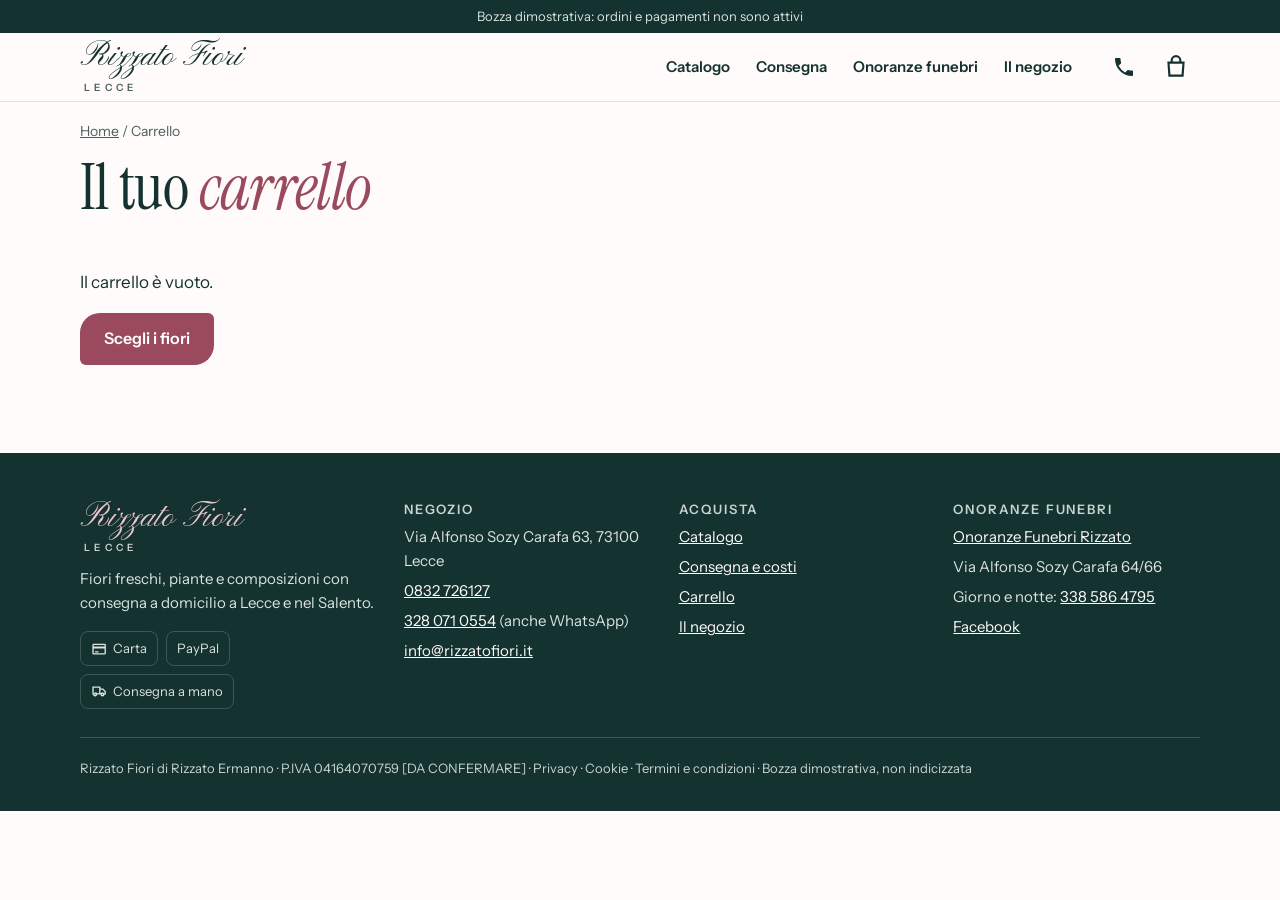
<file: carrello.html>
<!doctype html>
<html lang="it"><head>
<meta charset="utf-8"><meta name="viewport" content="width=device-width,initial-scale=1">
<title>Carrello | Rizzato Fiori, Lecce</title>
<meta name="description" content="Il tuo ordine da Rizzato Fiori: consegna a Lecce e nel Salento.">
<meta name="robots" content="noindex,nofollow">
<meta name="theme-color" content="#FFFBFA">
<link rel="canonical" href="https://fraspin02.github.io/rizzato-fiori-bozza/carrello.html">
<meta property="og:type" content="website"><meta property="og:locale" content="it_IT"><meta property="og:site_name" content="Rizzato Fiori">
<meta property="og:title" content="Carrello | Rizzato Fiori, Lecce"><meta property="og:description" content="Il tuo ordine da Rizzato Fiori: consegna a Lecce e nel Salento.">
<meta property="og:url" content="https://fraspin02.github.io/rizzato-fiori-bozza/carrello.html"><meta property="og:image" content="https://fraspin02.github.io/rizzato-fiori-bozza/img/anteprima.jpg"><meta property="og:image:width" content="1200"><meta property="og:image:height" content="630">
<link rel="icon" href="favicon.svg" type="image/svg+xml">
<link rel="preload" href="fonts/instrument-serif.woff2" as="font" type="font/woff2" crossorigin><link rel="preload" href="fonts/instrument-serif-italic.woff2" as="font" type="font/woff2" crossorigin><link rel="preload" href="fonts/pinyon-script.woff2" as="font" type="font/woff2" crossorigin>
<style>@font-face{font-family:"Instrument Serif";src:url(fonts/instrument-serif.woff2) format("woff2");font-display:swap}
@font-face{font-family:"Instrument Serif";font-style:italic;src:url(fonts/instrument-serif-italic.woff2) format("woff2");font-display:swap}
@font-face{font-family:"Pinyon Script";src:url(fonts/pinyon-script.woff2) format("woff2");font-display:swap}
@font-face{font-family:"Instrument Sans";src:url(fonts/instrument-sans.woff2) format("woff2");font-weight:400 700;font-display:swap}
:root{
  --latte:#FFFBFA;--velina:#F6EAEA;--pietra:#E9DFD0;--stelo:#14322F;--stelo-2:#4C5F5B;
  --rosa-antico:#9A4A5C;--rosa-antico-scuro:#7A3647;--rosa:#E8C4CC;--wa:#13703B;
  --serif:"Instrument Serif",Georgia,"Times New Roman",serif;
  --sans:"Instrument Sans",system-ui,-apple-system,"Segoe UI",Roboto,sans-serif;
  --p:clamp(56px,14vw,150px);--p-s:clamp(28px,7vw,60px);
  --gutter:clamp(16px,4.5vw,40px);--max:1200px;
}
*,*::before,*::after{box-sizing:border-box}
html{-webkit-text-size-adjust:100%;scroll-behavior:smooth;scroll-padding-top:84px}
body{margin:0;background:var(--latte);color:var(--stelo);font:400 1.0625rem/1.6 var(--sans)}
img{display:block;max-width:100%;height:auto}
a{color:inherit}
h1,h2,h3{font-family:var(--serif);font-weight:400;line-height:1.05;margin:0;letter-spacing:-.01em;text-wrap:balance}
h1 em,h2 em{color:var(--rosa-antico)}
p{margin:0}
.wrap{max-width:var(--max);margin:0 auto;padding:0 var(--gutter)}
.salta{position:absolute;left:-9999px}.salta:focus{left:12px;top:12px;z-index:99;background:var(--stelo);color:#fff;padding:10px 14px}
:focus-visible{outline:3px solid var(--rosa-antico);outline-offset:3px}
.occhiello{font:600 .8125rem/1.3 var(--sans);letter-spacing:.14em;text-transform:uppercase;color:var(--stelo-2)}
.icona{width:1.25em;height:1.25em;flex:none;fill:currentColor}

/* testata */
.testata{position:sticky;top:0;z-index:20;background:rgba(255,251,250,.96);border-bottom:1px solid #EADCDC}
.testata .wrap{display:grid;grid-template-columns:48px 1fr 48px;align-items:center;min-height:68px}
.marchio{justify-self:center;text-decoration:none;text-align:center;line-height:1}
.marchio b{display:block;font:400 2.125rem/1.05 "Pinyon Script",var(--serif);color:var(--stelo);white-space:nowrap}
.marchio b i{font-style:normal}
.marchio small{display:block;margin-top:7px;font:600 .625rem/1 var(--sans);letter-spacing:.42em;padding-left:.42em;color:var(--stelo-2)}
.carrello-testata{justify-self:end;position:relative;display:grid;place-items:center;width:48px;height:48px;color:var(--stelo);text-decoration:none}
.carrello-testata .icona{width:26px;height:26px}
.conta{position:absolute;top:4px;right:2px;min-width:20px;height:20px;padding:0 5px;border-radius:10px;background:var(--rosa-antico);color:#fff;font:600 .75rem/20px var(--sans);text-align:center}
.avviso-bozza{margin:0;background:var(--stelo);color:#DCE3E0;font-size:.8125rem;text-align:center;padding:6px 12px}
.icone-testata{justify-self:end;display:flex;align-items:center;gap:4px}
.tel-icona{display:none;place-items:center;width:48px;height:48px;color:var(--stelo);border-radius:50%}
.tel-icona .icona{width:24px;height:24px}
.tel-icona:hover,.carrello-testata:hover{color:var(--rosa-antico)}
.nav-ampia a[aria-current]{color:var(--rosa-antico)}
.menu{justify-self:start}
.menu summary{list-style:none;cursor:pointer;width:48px;height:48px;display:grid;place-items:center}
.menu summary::-webkit-details-marker{display:none}
.menu summary span{display:block;width:24px;height:2px;background:var(--stelo);box-shadow:0 -7px 0 var(--stelo),0 7px 0 var(--stelo)}
.menu[open] summary span{background:transparent;box-shadow:none}
.menu[open] summary span::before,.menu[open] summary span::after{content:"";display:block;width:24px;height:2px;background:var(--stelo);transform:rotate(45deg)}
.menu[open] summary span::after{transform:translateY(-2px) rotate(-45deg)}
.menu nav{position:fixed;left:0;right:0;top:100px;bottom:0;background:var(--latte);padding:24px var(--gutter);display:flex;flex-direction:column;gap:4px;overflow:auto}
.menu nav a{font:400 2.25rem/1.2 var(--serif);text-decoration:none;padding:8px 0;border-bottom:1px solid #EADCDC}
.menu nav a.btn{margin-top:14px;font:600 1rem/1 var(--sans)}
.menu nav a.btn-wa{border:0}
.nav-ampia{display:none}

/* pulsanti */
.btn{display:inline-flex;align-items:center;justify-content:center;gap:10px;min-height:52px;padding:0 22px;border-radius:20px 6px 20px 6px;font:600 1rem/1.1 var(--sans);text-decoration:none;border:2px solid transparent;transition:background-color .2s,color .2s,transform .2s}
.btn:active{transform:translateY(1px)}
.btn-wa{background:var(--wa);color:#fff}
.btn-wa:hover{background:#0c5c2f}
.btn-pieno{background:var(--rosa-antico);color:#fff}
.btn-pieno:hover{background:var(--rosa-antico-scuro)}
.btn-vuoto{border-color:var(--stelo);color:var(--stelo);background:transparent}
.btn-vuoto:hover{background:var(--stelo);color:var(--latte)}
.azioni{display:flex;flex-wrap:wrap;gap:12px}
.azioni .btn{flex:1 1 220px}

/* hero */
.hero{padding:14px 0 8px}
.hero .wrap{display:grid;gap:18px}
.hero h1{font-size:clamp(2.6rem,10.5vw,5.25rem);margin:8px 0 14px}
.hero h1 em{display:block}
.hero .sotto{font-size:1.125rem;max-width:34em;color:var(--stelo-2);margin-bottom:24px}
.fiducia{display:flex;flex-wrap:wrap;gap:8px 18px;margin-top:20px;font-size:.9375rem;color:var(--stelo-2)}
.fiducia span{display:inline-flex;align-items:center;gap:6px}
.fiducia .stelle{color:var(--rosa-antico);font-weight:600}
.foto-hero{position:relative;order:-1}
.foto-hero img{width:100%;aspect-ratio:5/4;object-fit:cover;object-position:50% 35%;border-radius:var(--p) 14px var(--p) 14px}
.foto-hero figcaption{position:absolute;right:12px;bottom:12px;background:rgba(20,50,47,.86);color:var(--latte);font-size:.8125rem;padding:6px 12px;border-radius:12px 3px 12px 3px}

/* sezioni */
.sez{padding:64px 0}
.sez-testa{display:grid;gap:12px;margin-bottom:28px;max-width:40em}
.sez-testa h2{font-size:clamp(2.25rem,8vw,3.75rem)}
.sez-testa p{color:var(--stelo-2)}
.velina{background:var(--velina)}

/* occasioni */
.occasioni{display:grid;grid-template-columns:1fr 1fr;gap:20px 14px;list-style:none;margin:0;padding:0}
.occasioni a{display:block;text-decoration:none}
.occasioni img{width:100%;aspect-ratio:4/5;object-fit:cover;border-radius:var(--p-s) 8px var(--p-s) 8px;transition:transform .35s}
.occasioni a:hover img{transform:scale(1.02)}
.occasioni h3{font-size:1.75rem;margin:10px 0 2px}
.occasioni p{font-size:.9375rem;color:var(--stelo-2);line-height:1.4}
.cordoglio-ingresso{margin-top:28px;display:grid;grid-template-columns:96px 1fr;gap:16px;align-items:center;padding:16px;background:var(--stelo);color:var(--latte);border-radius:28px 6px 28px 6px;text-decoration:none}
.cordoglio-ingresso img{width:96px;height:120px;object-fit:cover;border-radius:20px 4px 20px 4px}
.cordoglio-ingresso h3{font-size:1.75rem}
.cordoglio-ingresso p{color:#C9D3CF;font-size:.9375rem;line-height:1.4;margin-top:4px}
.cordoglio-ingresso u{text-decoration:none;color:var(--pietra);font-weight:600;display:inline-block;margin-top:6px}

/* prodotti */
.prodotti{display:grid;grid-template-columns:repeat(2,minmax(0,1fr));gap:28px 14px;list-style:none;margin:0;padding:0}
.prodotto{display:flex;flex-direction:column}
.prodotto .foto{position:relative;margin-bottom:12px}
.prodotto img{width:100%;aspect-ratio:31/40;object-fit:cover;background:#fff;border-radius:var(--p-s) 8px var(--p-s) 8px}
.prodotto.serie img{object-fit:contain;padding:6%;border:1px solid #EADCDC}
.nastro{position:absolute;left:-6px;bottom:14px;background:var(--rosa-antico);color:#fff;font:600 .9375rem/1 var(--sans);padding:8px 22px 8px 12px;clip-path:polygon(0 0,100% 0,calc(100% - 10px) 50%,100% 100%,0 100%)}
.nastro small{font-weight:400;font-size:.75rem;margin-right:3px}
.prodotto h3{font:600 1rem/1.3 var(--sans);letter-spacing:0}
.prodotto h3 a{text-decoration:none}
.prodotto h3 a:hover{color:var(--rosa-antico)}
.prodotto .foto{display:block}
.card-azioni{display:grid;grid-template-columns:minmax(0,1fr);gap:8px;margin-top:12px}
.card-azioni .btn-vuoto{display:none}
.card-azioni .btn{margin-top:0;min-height:44px;padding:0 8px}
.prodotto.sobrio .prezzo-sobrio{color:var(--stelo-2);font-size:.9375rem;margin-top:4px}
.prodotto .btn{min-height:44px;font-size:.875rem;padding:0 12px;width:100%;margin-top:12px}
.prodotto .spazio{flex:1}
.altro{margin-top:36px}

/* consegna */
.consegna{display:grid;gap:32px}
.passi{list-style:none;margin:0;padding:0;display:grid;gap:22px;counter-reset:p}
.passi li{display:grid;grid-template-columns:56px 1fr;gap:4px 14px;counter-increment:p}
.passi li::before{content:counter(p);grid-row:span 2;font:italic 400 3.5rem/.9 var(--serif);color:var(--rosa-antico)}
.passi h3{font:600 1.125rem/1.3 var(--sans)}
.passi p{color:var(--stelo-2)}
.nota{margin-top:24px;padding:16px 18px;border-left:3px solid var(--rosa-antico);background:var(--latte);font-size:.9375rem;border-radius:0 14px 14px 0}
.consegna figure{margin:0}
.consegna figure img{width:100%;aspect-ratio:3/2;object-fit:cover;border-radius:14px var(--p-s) 14px var(--p-s)}
.consegna figcaption{font-size:.875rem;color:var(--stelo-2);margin-top:8px}

/* onoranze: sobrio */
.onoranze{background:var(--stelo);color:var(--latte)}
.onoranze .occhiello{color:#C9D3CF}
.onoranze .sez-testa p{color:#DCE3E0}
.onoranze-griglia{display:grid;gap:28px}
.recapito{padding:24px;border:1px solid #3c5955;border-radius:28px 6px 28px 6px}
.recapito p{color:#C9D3CF}
.recapito .numero{display:block;margin:6px 0 4px;font:400 clamp(2.25rem,9vw,3rem)/1.1 var(--serif);color:var(--latte);text-decoration:none}
.btn-pietra{background:var(--pietra);color:var(--stelo);margin-top:18px;width:100%}
.btn-pietra:hover{background:#fff}
.onoranze blockquote{margin:0;font:italic 400 1.5rem/1.35 var(--serif);color:var(--latte)}
.onoranze cite{display:block;margin-top:10px;font:400 .875rem/1.4 var(--sans);font-style:normal;color:#C9D3CF}
.link-chiaro{color:var(--pietra);font-weight:600}

/* recensioni */
.voto{display:flex;align-items:baseline;gap:10px;margin-bottom:24px}
.voto b{font:400 4rem/1 var(--serif);color:var(--rosa-antico)}
.recensioni{list-style:none;margin:0;padding:0;display:grid;gap:16px}
.recensioni li{background:var(--latte);padding:22px;border-radius:24px 6px 24px 6px}
.recensioni q{display:block;font:italic 400 1.375rem/1.35 var(--serif);quotes:"“" "”"}
.recensioni span{display:block;margin-top:10px;font-size:.875rem;color:var(--stelo-2)}

/* dove */
.dove{display:grid;gap:28px}
.dove img{width:100%;border-radius:14px var(--p-s) 14px var(--p-s)}
.orari{width:100%;border-collapse:collapse;margin:18px 0 22px;font-size:.9375rem}
.orari th,.orari td{text-align:left;padding:9px 0;border-bottom:1px solid #E6DADA;font-weight:400;vertical-align:top}
.orari th{width:44%;font-weight:600}
.indirizzo{font:400 1.75rem/1.2 var(--serif)}

/* piede */
.piede{background:var(--stelo);color:#DCE3E0;padding:48px 0 32px;font-size:.9375rem}
.piede .wrap{display:grid;gap:28px}
.piede .marchio{justify-self:start;text-align:left}
.piede .marchio b{color:var(--rosa)}.piede .marchio b i{color:var(--rosa)}.piede .marchio small{color:#C9D3CF}
.piede h2{font:600 .8125rem/1.3 var(--sans);letter-spacing:.14em;text-transform:uppercase;color:#C9D3CF;margin-bottom:8px}
.piede a{color:var(--latte)}
.piede ul{list-style:none;margin:0;padding:0;display:grid;gap:6px}
.piede .legale{border-top:1px solid #3c5955;padding-top:20px;font-size:.8125rem;color:#C9D3CF}

/* vantaggi */
.vantaggi{list-style:none;margin:20px 0 0;padding:16px 0;display:grid;gap:12px;border-top:1px solid #EADCDC;border-bottom:1px solid #EADCDC}
.vantaggi li{display:flex;gap:12px;align-items:center;font-size:.9375rem;color:var(--stelo-2)}
.vantaggi .icona{width:28px;height:28px;color:var(--rosa-antico)}
.vantaggi b{display:block;color:var(--stelo)}
.sez-testa.riga{max-width:none}
.link-freccia{font-weight:600;color:var(--rosa-antico)}
.briciole{font-size:.875rem;color:var(--stelo-2);padding:18px 0 4px}
.briciole a{color:var(--stelo-2)}
.briciole.chiara,.briciole.chiara a{color:#C9D3CF}
.titolo-pagina{font-size:clamp(2.5rem,9vw,4rem);margin:8px 0 24px}

/* catalogo */
.cat-testa{padding:32px 0 8px}
.cat-testa h1{font-size:clamp(2.75rem,10vw,4.5rem);margin:10px 0 14px}
.cat-testa p{color:var(--stelo-2);max-width:38em}
.barra-cat{position:sticky;top:68px;z-index:10;background:rgba(255,251,250,.97);border-bottom:1px solid #EADCDC}
.barra-cat .wrap{display:grid;grid-template-columns:minmax(0,1fr);gap:8px;padding-top:10px;padding-bottom:10px}
.chips{min-width:0;display:flex;gap:8px;overflow-x:auto;scrollbar-width:none;margin:0 calc(var(--gutter)*-1);padding:2px var(--gutter)}
.chip{flex:none;min-height:44px;padding:0 16px;border:1.5px solid #DDC2C8;border-radius:16px 4px 16px 4px;background:transparent;color:var(--stelo);font:600 .9375rem/1 var(--sans);cursor:pointer;white-space:nowrap}
.chip[aria-pressed=true]{background:var(--stelo);border-color:var(--stelo);color:var(--latte)}
.ordina{display:flex;justify-content:space-between;align-items:center;font-size:.875rem;color:var(--stelo-2)}
.ordina select{margin-left:6px;min-height:40px;border:1px solid #DDC2C8;border-radius:10px;background:var(--latte);color:var(--stelo);font:inherit;padding:0 8px}
.nota-cordoglio{margin-top:28px;padding:16px 18px;background:var(--stelo);color:var(--latte);border-radius:14px}
.nota-cordoglio a{color:var(--pietra)}
.gruppo{padding:28px 0 8px}
.gruppo .sez-testa{margin-bottom:22px}
.gruppo .sez-testa h2{font-size:clamp(2rem,7vw,3rem)}
.gruppo-cordoglio{background:var(--stelo);color:var(--latte);margin-top:44px;padding-bottom:48px}
.gruppo-cordoglio .sez-testa p{color:#DCE3E0}
.gruppo-cordoglio .prodotto h3{color:var(--latte)}
.gruppo-cordoglio .prezzo-sobrio{color:#C9D3CF;font-size:.9375rem;margin-top:4px}
.gruppo-cordoglio .prodotto.serie img{border-color:#3c5955}
.chiusura{padding:56px 0 64px}
.chiusura .box{background:var(--velina);padding:28px;border-radius:var(--p-s) 8px var(--p-s) 8px;display:grid;gap:16px}
.chiusura h2{font-size:clamp(2rem,7vw,3rem)}

/* scheda */
.scheda{display:grid;gap:24px;padding:8px 0 40px}
.scheda-foto{position:relative;margin:0;width:100%;max-width:480px;justify-self:center}
.scheda-foto img{width:100%;aspect-ratio:31/40;object-fit:cover;background:#fff;border-radius:var(--p) 14px var(--p) 14px}
.scheda-foto.serie img{object-fit:contain;padding:8%;border:1px solid #EADCDC}
.scheda-foto .nastro{bottom:28px;font-size:1.125rem;padding:10px 26px 10px 14px}
.scheda-info h1{font-size:clamp(2.25rem,8vw,3.5rem);margin:6px 0 10px}
.scheda-prezzo{display:flex;align-items:baseline;gap:10px;font:400 2rem/1 var(--serif);color:var(--rosa-antico)}
.scheda-prezzo small{font:400 .8125rem/1 var(--sans);color:var(--stelo-2)}
.scheda-desc{margin:16px 0 8px;color:var(--stelo-2);display:grid;gap:6px}
.scheda-form{display:grid;gap:18px;margin-top:18px}
.misure{border:0;padding:0;margin:0;display:flex;flex-wrap:wrap;gap:10px}
.misure legend,.campo label,.fascia-oraria legend{font-weight:600;font-size:.9375rem;margin-bottom:8px;padding:0}
.campo label span{font-weight:400;color:var(--stelo-2)}
.misura{position:relative;cursor:pointer}
.misura input{position:absolute;opacity:0}
.misura span{display:grid;gap:2px;min-width:132px;padding:12px 16px;border:1.5px solid #DDC2C8;border-radius:18px 5px 18px 5px;font-size:.9375rem}
.misura input:checked+span{border-color:var(--rosa-antico);box-shadow:inset 0 0 0 1px var(--rosa-antico);background:var(--velina)}
.misura input:focus-visible+span{outline:3px solid var(--rosa-antico);outline-offset:2px}
.campo{display:grid}
.campo-riga{display:grid;gap:18px}
.campo input,.campo select,.campo textarea{width:100%;min-height:48px;padding:10px 12px;border:1.5px solid #DDC2C8;border-radius:12px;background:#fff;color:var(--stelo);font:inherit}
.campo small{margin-top:6px;color:var(--stelo-2);font-size:.8125rem}
.qta{display:inline-grid;grid-template-columns:48px 64px 48px;border:1.5px solid #DDC2C8;border-radius:12px;overflow:hidden;width:max-content}
.qta button{border:0;background:var(--velina);color:var(--stelo);font-size:1.25rem;cursor:pointer;min-height:46px}
.campo .qta input{border:0;border-radius:0;text-align:center;min-height:46px;padding:0}
.qta.piccola{grid-template-columns:40px 40px 40px;margin-top:8px}
.qta.piccola span{display:grid;place-items:center;font-weight:600}
.scheda-azioni{display:grid;gap:10px}
.btn-scuro{background:var(--stelo);color:var(--latte)}
.garanzie{list-style:none;margin:22px 0 0;padding:0;display:grid;gap:10px;font-size:.9375rem;color:var(--stelo-2)}
.garanzie li{display:flex;gap:10px;align-items:flex-start}
.garanzie .icona{color:var(--rosa-antico);margin-top:2px}
.garanzie.piccole{font-size:.875rem;margin-top:16px}
.info{margin-top:20px;border-top:1px solid #EADCDC;padding-top:14px}
.info summary{cursor:pointer;font-weight:600;min-height:44px;display:flex;align-items:center}
.info p{color:var(--stelo-2);font-size:.9375rem}
.correlati{padding:24px 0 64px;border-top:1px solid #EADCDC}
.correlati h2{font-size:clamp(1.75rem,6vw,2.5rem);margin-bottom:22px}
.scheda-sobria .scheda-prezzo{color:var(--stelo);font-size:1.5rem}

/* carrello */
.carrello{display:grid;gap:28px;padding-bottom:64px}
.righe{list-style:none;margin:0;padding:0;display:grid;gap:14px}
.riga-carrello{display:grid;grid-template-columns:72px 1fr auto;gap:14px;align-items:start;padding:14px;background:#fff;border:1px solid #EADCDC;border-radius:20px 6px 20px 6px}
.riga-carrello img{width:72px;height:93px;object-fit:cover;border-radius:14px 4px 14px 4px}
.riga-carrello h3{font:600 1rem/1.3 var(--sans)}
.riga-carrello h3 a{text-decoration:none}
.riga-carrello p{font-size:.875rem;color:var(--stelo-2)}
.riga-prezzo{display:grid;justify-items:end;gap:6px}
.togli{border:0;background:none;color:var(--stelo-2);text-decoration:underline;cursor:pointer;font:inherit;font-size:.8125rem;min-height:32px}
.vuoto{display:grid;gap:16px;justify-items:start;padding:24px 0}
.consegna-form{display:grid;gap:18px;margin-top:28px}
.consegna-form h2{font-size:1.75rem;margin-top:8px}
.fascia-oraria{border:0;padding:0;margin:0;display:flex;flex-wrap:wrap;gap:8px 18px}
.fascia-oraria legend{width:100%}
.fascia-oraria label{display:flex;align-items:center;gap:8px;min-height:44px}
.riepilogo{align-self:start;padding:22px;background:var(--velina);border-radius:var(--p-s) 8px var(--p-s) 8px;display:grid;gap:12px}
.riepilogo h2{font-size:1.75rem}
.riepilogo dl{display:grid;grid-template-columns:1fr auto;gap:8px;margin:0 0 6px}
.riepilogo dd{margin:0;text-align:right}
.riepilogo .tot{font-weight:600;font-size:1.125rem;border-top:1px solid #DDC2C8;padding-top:10px}
.nota-bozza{font-size:.875rem;background:#fff;padding:10px 12px;border-radius:10px}

/* consegna, onoranze, negozio */
/* consegna o ritiro, CAP */
.modi{border:0;padding:0;margin:0;display:grid;gap:10px}
.modo{position:relative;cursor:pointer}
.modo input{position:absolute;opacity:0}
.modo span{display:grid;grid-template-columns:28px 1fr;column-gap:12px;padding:14px 16px;border:1.5px solid #DDC2C8;border-radius:20px 6px 20px 6px;background:#fff;font-size:.875rem;color:var(--stelo-2)}
.modo .icona{grid-row:span 2;width:26px;height:26px;color:var(--rosa-antico);align-self:center}
.modo b{color:var(--stelo);font-size:1rem}
.modo input:checked+span{border-color:var(--rosa-antico);box-shadow:inset 0 0 0 1px var(--rosa-antico);background:var(--velina)}
.modo input:focus-visible+span{outline:3px solid var(--rosa-antico);outline-offset:2px}
.blocco-domicilio{border:0;padding:0;margin:0;display:grid;gap:18px}
.cap-riga{grid-template-columns:120px 1fr}
.esito-cap{margin:-6px 0 0;font-size:.9375rem;min-height:1.4em}
.esito-cap.si{color:var(--wa);font-weight:600}
.esito-cap.no{color:var(--rosa-antico-scuro)}
.calcola{display:grid;gap:8px}
.calcola-box{background:#fff;border-radius:var(--p-s) 8px var(--p-s) 8px;padding:22px;box-shadow:0 12px 32px rgba(20,50,47,.08);display:grid;gap:10px}
.calcola-box label{font-weight:600}
.calcola-box input{min-height:56px;padding:12px 16px;border:1.5px solid #DDC2C8;border-radius:14px;font:inherit;font-size:1.125rem;background:var(--latte);color:var(--stelo)}
.risultati{list-style:none;margin:0;padding:0;display:grid;gap:8px}
.risultati li{display:flex;justify-content:space-between;align-items:center;gap:12px;padding:12px 16px;background:var(--velina);border-radius:14px 4px 14px 4px}
.risultati li span{display:grid;font-size:.8125rem;color:var(--stelo-2)}
.risultati li b{font-size:1rem;color:var(--stelo)}
.risultati strong{font:400 1.75rem/1 var(--serif);color:var(--rosa-antico)}
.risultati .nessuno{display:block;background:transparent;padding:4px 0;font-size:.9375rem}
.calcola-nota{font-size:.8125rem;color:var(--stelo-2)}
.fasce{list-style:none;margin:0;padding:0;display:grid;gap:16px}
.fascia{padding:20px;border:1px solid #EADCDC;border-radius:24px 6px 24px 6px;background:#fff}
.fascia-testa{display:grid;grid-template-columns:1fr auto;align-items:baseline;gap:2px 12px;margin-bottom:14px}
.fascia-testa h3{font-size:1.625rem}
.fascia-prezzo{font:400 1.75rem/1 var(--serif);color:var(--rosa-antico);grid-row:span 2}
.fascia-conta{font-size:.8125rem;color:var(--stelo-2)}
.paesi{list-style:none;margin:0;padding:0;display:flex;flex-wrap:wrap;gap:6px}
.paesi li{display:inline-flex;gap:6px;align-items:baseline;padding:5px 10px;border-radius:999px;background:var(--velina);font-size:.8125rem}
.paesi b{font-weight:600;color:var(--rosa-antico-scuro)}
.buono{list-style:none;margin:0;padding:0;display:grid;gap:14px}
.buono li{padding:20px;border:1px solid #EADCDC;border-radius:24px 6px 24px 6px}
.buono h3{font-size:1.5rem;margin-bottom:6px}
.buono p{color:var(--stelo-2)}
.onoranze-testa{padding:8px 0 56px}
.onoranze-testa h1{font-size:clamp(2.5rem,9vw,4.25rem);color:var(--latte);margin:10px 0 14px}
.onoranze-testa .sotto{color:#DCE3E0;font-size:1.125rem;max-width:34em}
.galleria{display:grid;grid-template-columns:1fr 1fr;gap:12px}
.galleria img{width:100%;aspect-ratio:4/5;object-fit:cover;border-radius:var(--p-s) 8px var(--p-s) 8px}
.galleria img:first-child{grid-column:1/-1;aspect-ratio:5/4}
.contatti{list-style:none;padding:0;margin:0 0 22px;display:grid;gap:8px}
.contatti li{display:flex;gap:10px;align-items:center}
.didascalia{font-size:.875rem;color:var(--stelo-2);margin-top:8px}
.piede .pagamenti{list-style:none;padding:0;margin:16px 0 0;display:flex;flex-wrap:wrap;gap:8px}
.pagamenti li{display:inline-flex;gap:6px;align-items:center;font-size:.8125rem;padding:6px 10px;border:1px solid #3c5955;border-radius:8px}
.avviso{position:fixed;left:16px;right:16px;bottom:16px;z-index:50;max-width:480px;margin:0 auto;background:var(--stelo);color:var(--latte);padding:14px 18px;border-radius:18px 5px 18px 5px;box-shadow:0 10px 30px rgba(20,50,47,.25)}
.avviso a{color:var(--rosa);font-weight:600}
[hidden]{display:none!important}

@media (min-width:700px){
  .vantaggi{grid-template-columns:repeat(3,1fr)}
  .campo-riga{grid-template-columns:1fr 1fr}
  .buono{grid-template-columns:1fr 1fr}
  .modi{grid-template-columns:1fr 1fr}
  .calcola{grid-template-columns:1fr 1fr;align-items:center;gap:40px}
  .galleria{grid-template-columns:repeat(3,1fr)}
  .galleria img:first-child{grid-column:auto;aspect-ratio:4/5}
  .occasioni{grid-template-columns:repeat(3,1fr)}
  .prodotti{grid-template-columns:repeat(3,minmax(0,1fr))}
  .recensioni{grid-template-columns:1fr 1fr}
}
@media (min-width:960px){
  .testata .wrap{grid-template-columns:auto 1fr auto;gap:28px}
  .tel-icona{display:grid}
  .menu{display:none}
  .marchio{justify-self:start;text-align:left}
  .nav-ampia{display:flex;align-items:center;justify-content:flex-end;gap:26px}
  .nav-ampia a{text-decoration:none;font-weight:600;font-size:.9375rem}
  .nav-ampia a:not(.btn):hover{color:var(--rosa-antico)}
  .nav-ampia .btn{min-height:44px;padding:0 18px}
  .hero{padding:48px 0 24px}
  .hero .wrap{grid-template-columns:1.1fr .9fr;align-items:center;gap:56px}
  .foto-hero{order:0}
  .foto-hero img{aspect-ratio:4/5}
  .sez{padding:96px 0}
  .prodotti{grid-template-columns:repeat(4,minmax(0,1fr));gap:36px 22px}
  .card-azioni{grid-template-columns:1fr 1.3fr}
  .card-azioni .btn-vuoto{display:inline-flex}
  .consegna{grid-template-columns:1fr 1fr;align-items:center;gap:64px}
  .onoranze-griglia{grid-template-columns:1.2fr 1fr;align-items:start;gap:64px}
  .dove{grid-template-columns:1.1fr .9fr;align-items:center;gap:64px}
  .piede .wrap{grid-template-columns:1.2fr 1fr 1fr 1fr}
  .piede .legale{grid-column:1/-1}
  .chiusura .box{grid-template-columns:1fr auto;align-items:center;padding:40px 48px}
  .sez-testa.riga{display:flex;justify-content:space-between;align-items:flex-end;gap:24px}
  .barra-cat .wrap{grid-template-columns:minmax(0,1fr) auto;align-items:center}
  .chips{margin:0;padding:2px 0;flex-wrap:wrap}
  .ordina{gap:18px}
  .scheda{grid-template-columns:1fr 1fr;gap:56px;align-items:start;padding-top:16px}
  .scheda-foto{position:sticky;top:96px}
  .scheda-azioni{grid-template-columns:1fr 1fr}
  .carrello{grid-template-columns:1fr 360px;gap:48px}
  .riepilogo{position:sticky;top:96px}
  .buono{grid-template-columns:repeat(3,1fr)}
  .fasce{grid-template-columns:1fr 1fr}
  .fascia:first-child{grid-column:1/-1}
  .barra-cat{top:69px}
}
@media (min-width:1100px){.occasioni{grid-template-columns:repeat(6,1fr)}}
@media (prefers-reduced-motion:reduce){*{transition:none!important;scroll-behavior:auto!important}}
</style>
<script src="js/dati.js" defer></script><script src="js/negozio.js" defer></script>
</head><body><svg width="0" height="0" style="position:absolute" aria-hidden="true">
<symbol id="i-wa" viewBox="0 0 24 24"><path d="M12 2a10 10 0 0 0-8.6 15.1L2 22l5-1.3A10 10 0 1 0 12 2Zm0 18.2c-1.5 0-3-.4-4.2-1.2l-.3-.2-3 .8.8-2.9-.2-.3A8.2 8.2 0 1 1 12 20.2Zm4.5-6.1c-.2-.1-1.5-.7-1.7-.8-.2-.1-.4-.1-.6.1l-.8 1c-.1.2-.3.2-.5.1a6.7 6.7 0 0 1-3.3-2.9c-.3-.4.2-.4.7-1.4.1-.2 0-.3 0-.4l-.8-1.8c-.2-.5-.4-.4-.6-.4h-.5c-.2 0-.4.1-.6.3-.2.2-.8.8-.8 2s.8 2.3 1 2.5c.1.2 1.6 2.5 4 3.5 1.5.6 2 .7 2.8.6.4-.1 1.5-.6 1.7-1.2.2-.6.2-1.1.1-1.2l-.5-.2Z"/></symbol>
<symbol id="i-tel" viewBox="0 0 24 24"><path d="M6.6 10.8a15.2 15.2 0 0 0 6.6 6.6l2.2-2.2c.3-.3.7-.4 1-.2 1.1.4 2.3.6 3.6.6.6 0 1 .4 1 1V20c0 .6-.4 1-1 1A17 17 0 0 1 3 4c0-.6.4-1 1-1h3.5c.6 0 1 .4 1 1 0 1.3.2 2.5.6 3.6.1.3 0 .7-.2 1l-2.3 2.2Z"/></symbol>
<symbol id="i-pin" viewBox="0 0 24 24"><path d="M12 2a7 7 0 0 0-7 7c0 5.2 7 13 7 13s7-7.8 7-13a7 7 0 0 0-7-7Zm0 9.5A2.5 2.5 0 1 1 12 6.5a2.5 2.5 0 0 1 0 5Z"/></symbol>
<symbol id="i-borsa" viewBox="0 0 24 24"><path d="M7 7V6a5 5 0 0 1 10 0v1h3l-1 14H5L4 7h3Zm2 0h6V6a3 3 0 0 0-6 0v1Zm-2.9 2 .8 10h10.2l.8-10H6.1Z"/></symbol>
<symbol id="i-camion" viewBox="0 0 24 24"><path d="M2 5h12v3h4l4 4v5h-2a3 3 0 0 1-6 0H9a3 3 0 0 1-6 0H2V5Zm2 2v8h.8a3 3 0 0 1 4.4 0H12V7H4Zm10 3v5h.8a3 3 0 0 1 4.4 0h.8v-2.2L17.2 10H14ZM6 16.2a.8.8 0 1 0 0 1.6.8.8 0 0 0 0-1.6Zm11 0a.8.8 0 1 0 0 1.6.8.8 0 0 0 0-1.6Z"/></symbol>
<symbol id="i-carta" viewBox="0 0 24 24"><path d="M2 6a2 2 0 0 1 2-2h16a2 2 0 0 1 2 2v12a2 2 0 0 1-2 2H4a2 2 0 0 1-2-2V6Zm2 0v2h16V6H4Zm0 5v7h16v-7H4Zm2 4h5v2H6v-2Z"/></symbol>
<symbol id="i-fiore" viewBox="0 0 24 24"><path d="M12 2a3 3 0 0 1 3 3v.3A3 3 0 0 1 19.7 9 3 3 0 0 1 18 14.2 3 3 0 0 1 14 18.6V22h-4v-3.4A3 3 0 0 1 6 14.2 3 3 0 0 1 4.3 9 3 3 0 0 1 9 5.3V5a3 3 0 0 1 3-3Zm0 7.5a2.5 2.5 0 1 0 0 5 2.5 2.5 0 0 0 0-5Z"/></symbol>
</svg><a class="salta" href="#contenuto">Vai al contenuto</a>
<p class="avviso-bozza">Bozza dimostrativa: ordini e pagamenti non sono attivi</p>
<header class="testata"><div class="wrap">
<details class="menu"><summary aria-label="Apri il menu"><span></span></summary><nav aria-label="Menu"><a href="index.html">Home</a><a href="catalogo.html">Catalogo</a><a href="consegna.html">Consegna</a><a href="onoranze.html">Onoranze funebri</a><a href="negozio.html">Il negozio</a><a class="btn btn-wa" href="https://wa.me/393280710554?text=Buongiorno%2C%20vorrei%20ordinare%20dei%20fiori."><svg class="icona" aria-hidden="true"><use href="#i-wa"/></svg> Ordina su WhatsApp</a><a class="btn btn-vuoto" href="tel:+390832726127"><svg class="icona" aria-hidden="true"><use href="#i-tel"/></svg> 0832 726127</a></nav></details>
<a class="marchio" href="index.html"><b>Rizzato Fiori</b><small>LECCE</small></a>
<nav class="nav-ampia" aria-label="Principale"><a href="catalogo.html">Catalogo</a><a href="consegna.html">Consegna</a><a href="onoranze.html">Onoranze funebri</a><a href="negozio.html">Il negozio</a></nav>
<div class="icone-testata"><a class="tel-icona" href="tel:+390832726127" aria-label="Chiama il negozio: 0832 726127" title="Chiama 0832 726127"><svg class="icona" aria-hidden="true"><use href="#i-tel"/></svg></a><a class="carrello-testata" href="carrello.html" aria-label="Carrello"><svg class="icona" aria-hidden="true"><use href="#i-borsa"/></svg><span class="conta" data-conta hidden>0</span></a></div>
</div></header>
<main id="contenuto">
<div class="wrap">
<nav class="briciole" aria-label="Sei qui"><a href="index.html">Home</a> / <span>Carrello</span></nav>
<h1 class="titolo-pagina">Il tuo <em>carrello</em></h1>
<div class="carrello" data-carrello>
<div>
<ul class="righe" data-righe></ul>
<div class="vuoto" data-vuoto hidden><p>Il carrello è vuoto.</p><a class="btn btn-pieno" href="catalogo.html">Scegli i fiori</a></div>
<form class="consegna-form" data-ordine hidden>
<h2>Come vuoi riceverli</h2>
<fieldset class="modi"><legend class="salta">Consegna o ritiro</legend>
<label class="modo"><input type="radio" name="modo" value="domicilio" checked><span><svg class="icona" aria-hidden="true"><use href="#i-camion"/></svg><b>Consegna a domicilio</b>Il costo si calcola dal CAP</span></label>
<label class="modo"><input type="radio" name="modo" value="ritiro"><span><svg class="icona" aria-hidden="true"><use href="#i-pin"/></svg><b>Ritiro in negozio</b>Via Sozy Carafa 63 · senza costi</span></label>
</fieldset>
<fieldset class="blocco-domicilio" data-domicilio><legend class="salta">Indirizzo di consegna</legend>
<div class="campo-riga cap-riga">
<div class="campo"><label for="c-cap">CAP</label><input id="c-cap" name="cap" inputmode="numeric" autocomplete="postal-code" maxlength="5" pattern="[0-9]{5}" placeholder="Es. 73100" required data-cap></div>
<div class="campo"><label for="c-loc">Località</label><select id="c-loc" name="loc" required data-localita-cap disabled><option value="">Prima il CAP</option></select></div>
</div>
<p class="esito-cap" data-esito aria-live="polite"></p>
<div class="campo"><label for="c-ind">Indirizzo del destinatario</label><input id="c-ind" name="indirizzo" autocomplete="street-address" placeholder="Via e numero civico" required></div>
<div class="campo-riga">
<div class="campo"><label for="c-dest">Nome del destinatario</label><input id="c-dest" name="destinatario" required></div>
<div class="campo"><label for="c-tdest">Telefono del destinatario</label><input id="c-tdest" name="tel_dest" type="tel" inputmode="tel"><small>Lo chiamiamo solo se non è in casa.</small></div>
</div>
<fieldset class="fascia-oraria"><legend>Fascia oraria</legend>
<label><input type="radio" name="fascia" value="mattina" checked> Mattina</label><label><input type="radio" name="fascia" value="pomeriggio"> Pomeriggio</label></fieldset>
</fieldset>
<div class="campo"><label for="c-data" data-etichetta-data>Giorno di consegna</label><input id="c-data" name="data" type="date" required></div>
<div class="campo"><label for="c-note">Note per il fiorista <span>(facoltativo)</span></label><textarea id="c-note" name="note" rows="2"></textarea></div>
<h2>I tuoi dati</h2>
<div class="campo-riga">
<div class="campo"><label for="c-nome">Nome e cognome</label><input id="c-nome" name="nome" autocomplete="name" required></div>
<div class="campo"><label for="c-tel">Telefono</label><input id="c-tel" name="tel" type="tel" autocomplete="tel" inputmode="tel" required></div>
</div>
</form>
</div>
<aside class="riepilogo" data-riepilogo hidden aria-labelledby="t-riep">
<h2 id="t-riep">Riepilogo</h2>
<dl><dt>Fiori</dt><dd data-subtotale>0 €</dd><dt>Consegna</dt><dd data-consegna>—</dd><dt class="tot">Totale</dt><dd class="tot" data-totale>0 €</dd></dl>
<button class="btn btn-pieno" type="button" data-paga><svg class="icona" aria-hidden="true"><use href="#i-carta"/></svg> Paga con carta o PayPal</button>
<button class="btn btn-wa" type="button" data-invia-wa><svg class="icona" aria-hidden="true"><use href="#i-wa"/></svg> Invia l'ordine su WhatsApp</button>
<p class="nota-bozza" data-nota-paga hidden>In questa bozza il pagamento non è attivo: si collega a carta e PayPal dopo l'accordo.</p>
<ul class="garanzie piccole"><li><svg class="icona" aria-hidden="true"><use href="#i-camion"/></svg> Consegna a mano, anche in giornata su accordo</li><li><svg class="icona" aria-hidden="true"><use href="#i-tel"/></svg> Dubbi? <a href="tel:+390832726127">0832 726127</a></li></ul>
</aside>
</div>
</div></main>
<footer class="piede"><div class="wrap">
<div><a class="marchio" href="index.html"><b>Rizzato Fiori</b><small>LECCE</small></a><p style="margin-top:14px">Fiori freschi, piante e composizioni con consegna a domicilio a Lecce e nel Salento.</p>
<ul class="pagamenti" aria-label="Pagamenti"><li><svg class="icona" aria-hidden="true"><use href="#i-carta"/></svg> Carta</li><li>PayPal</li><li><svg class="icona" aria-hidden="true"><use href="#i-camion"/></svg> Consegna a mano</li></ul></div>
<div><h2>Negozio</h2><ul><li>Via Alfonso Sozy Carafa 63, 73100 Lecce</li><li><a href="tel:+390832726127">0832 726127</a></li><li><a href="tel:+393280710554">328 071 0554</a> (anche WhatsApp)</li><li><a href="mailto:info@rizzatofiori.it">info@rizzatofiori.it</a></li></ul></div>
<div><h2>Acquista</h2><ul><li><a href="catalogo.html">Catalogo</a></li><li><a href="consegna.html">Consegna e costi</a></li><li><a href="carrello.html">Carrello</a></li><li><a href="negozio.html">Il negozio</a></li></ul></div>
<div><h2>Onoranze funebri</h2><ul><li><a href="onoranze.html">Onoranze Funebri Rizzato</a></li><li>Via Alfonso Sozy Carafa 64/66</li><li>Giorno e notte: <a href="tel:+393385864795">338 586 4795</a></li><li><a href="https://www.facebook.com/consegnafiorilecce/">Facebook</a></li></ul></div>
<p class="legale">Rizzato Fiori di Rizzato Ermanno · P.IVA 04164070759 [DA CONFERMARE] · Privacy · Cookie · Termini e condizioni · Bozza dimostrativa, non indicizzata</p>
</div></footer>
<div class="avviso" role="status" aria-live="polite" hidden></div>
</body></html>
</file>
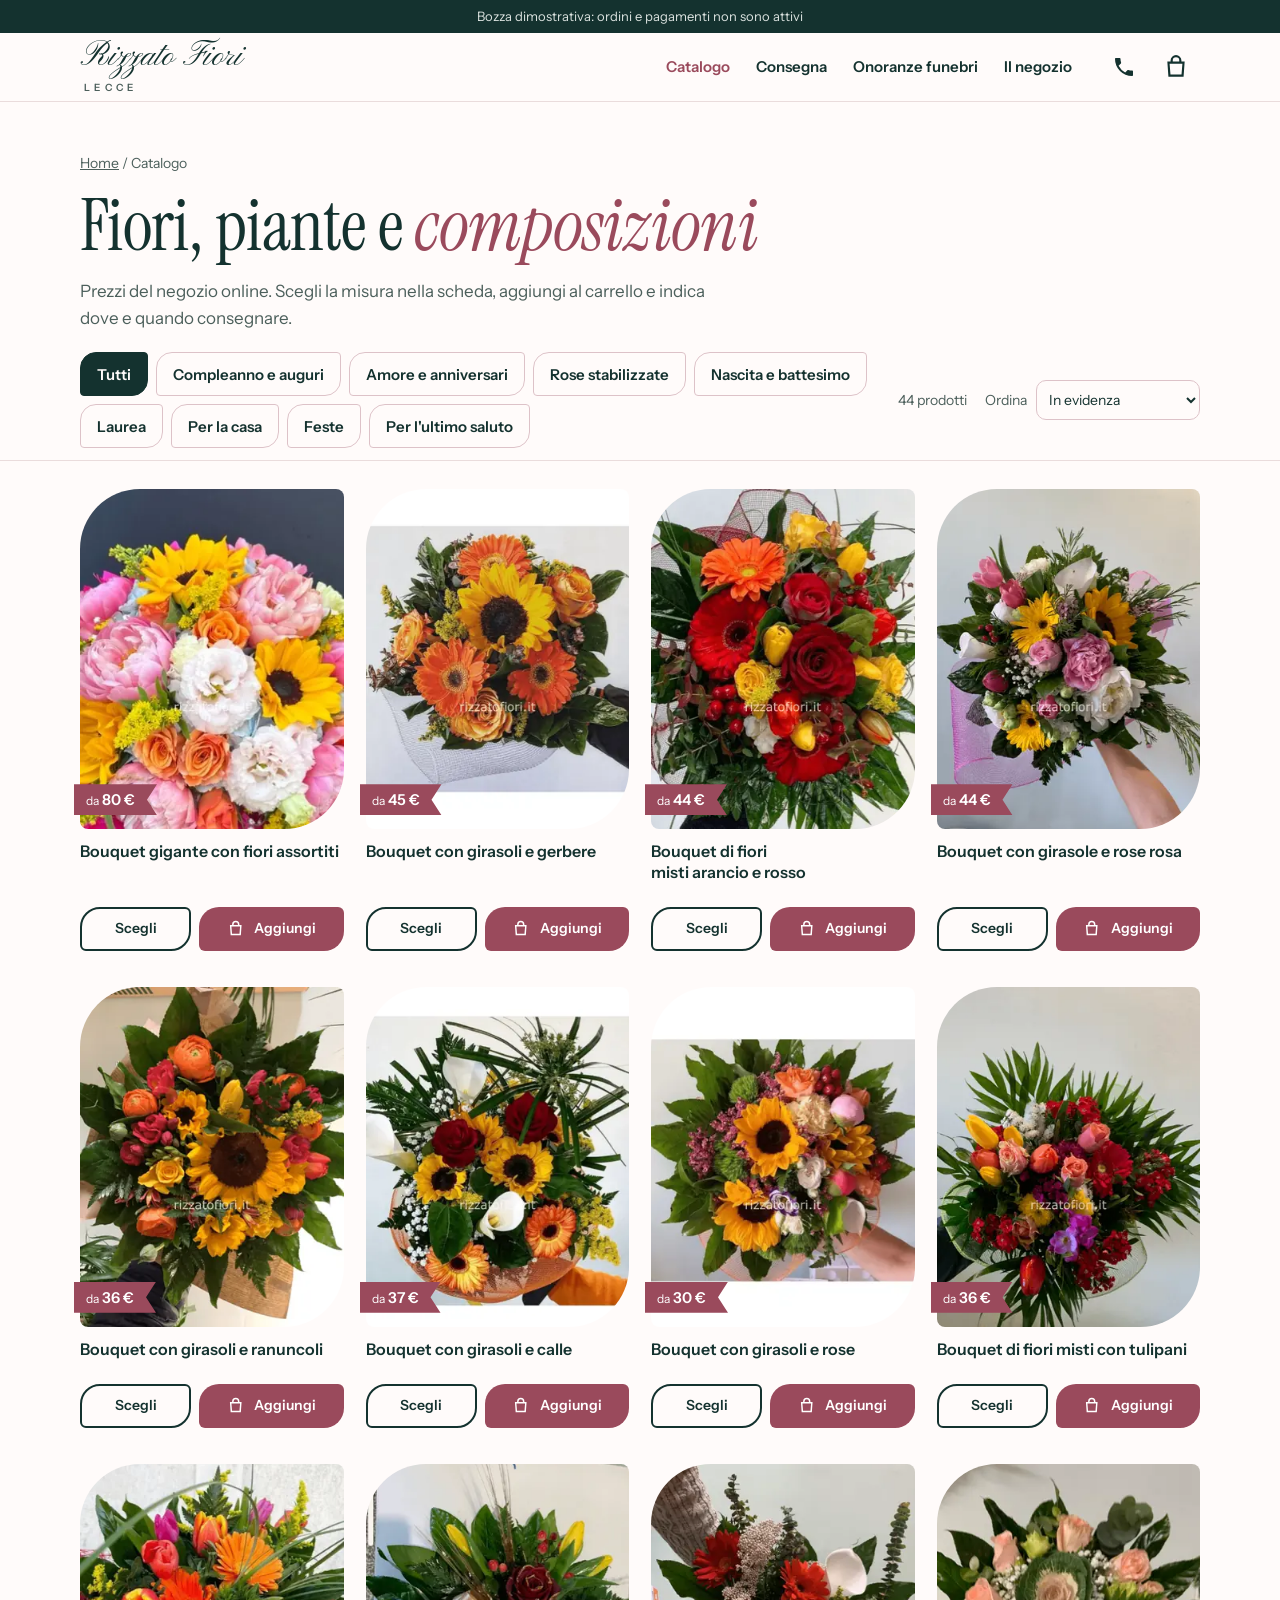
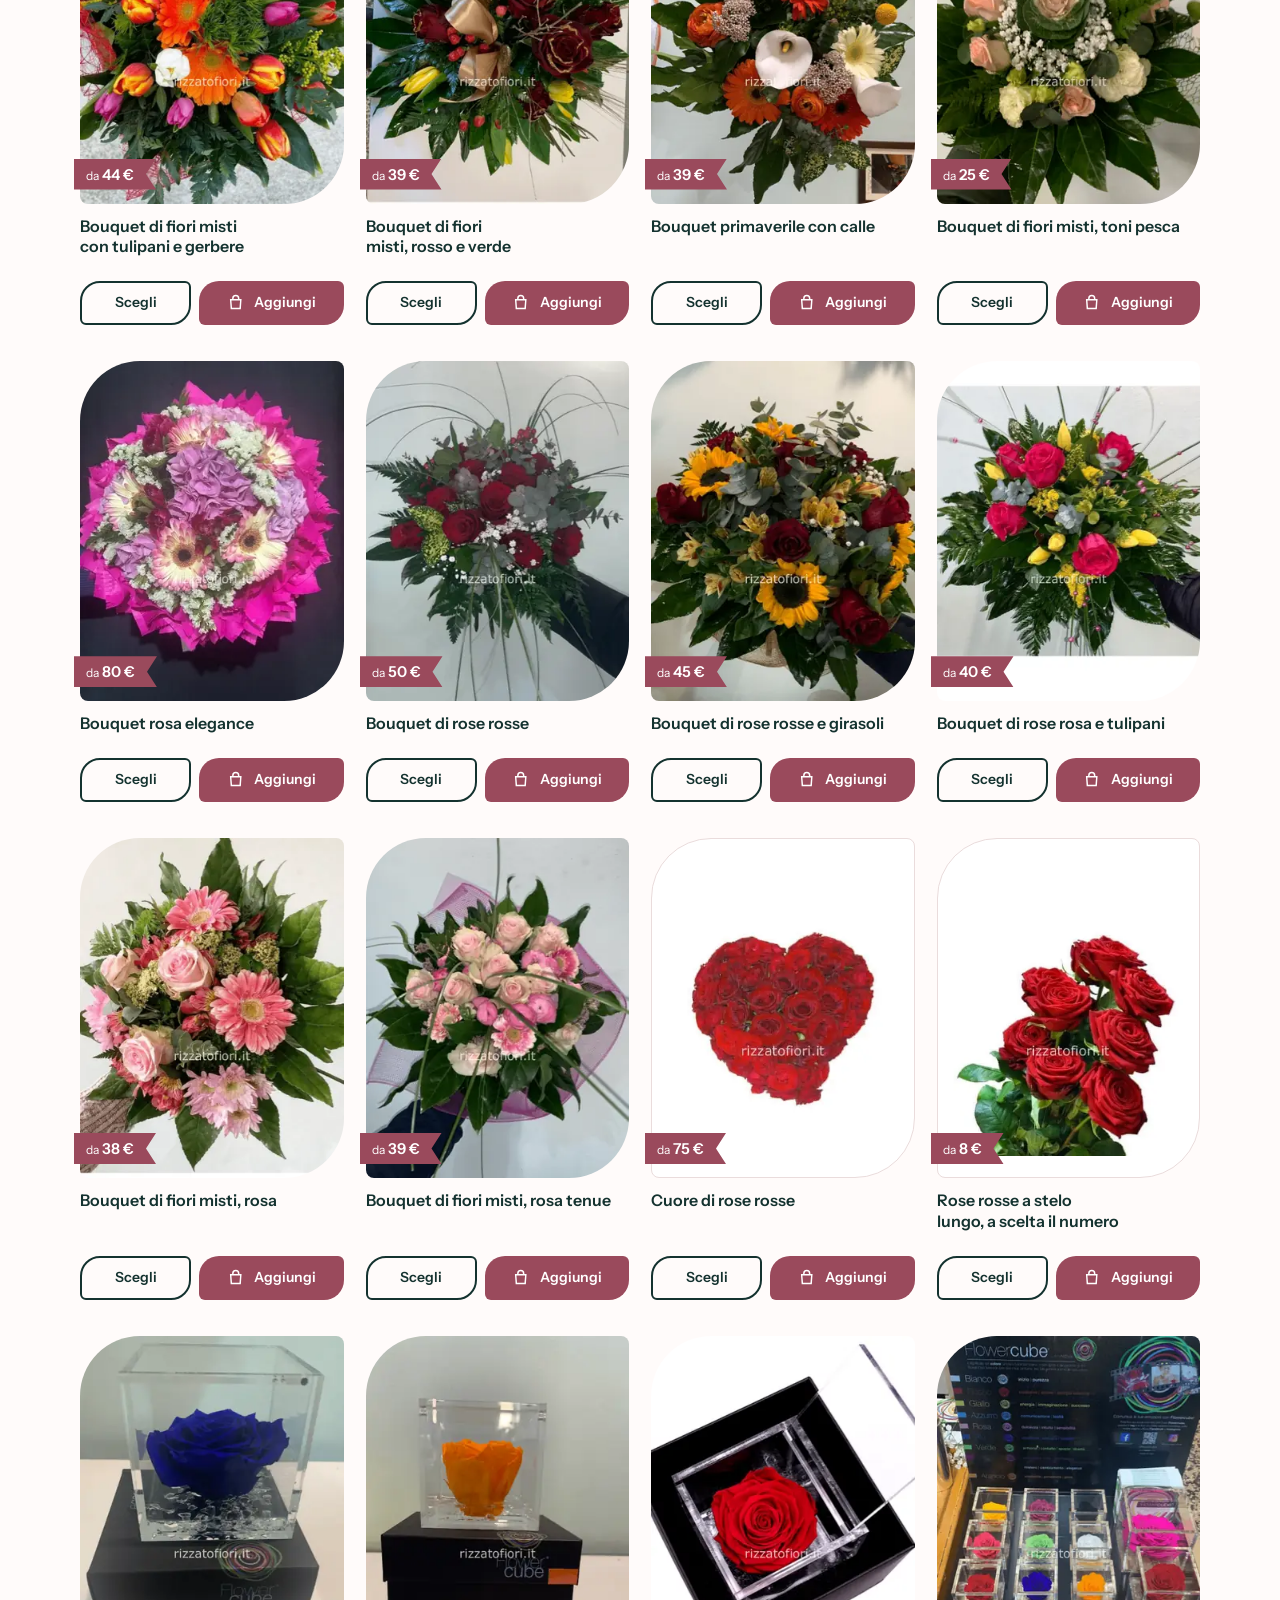
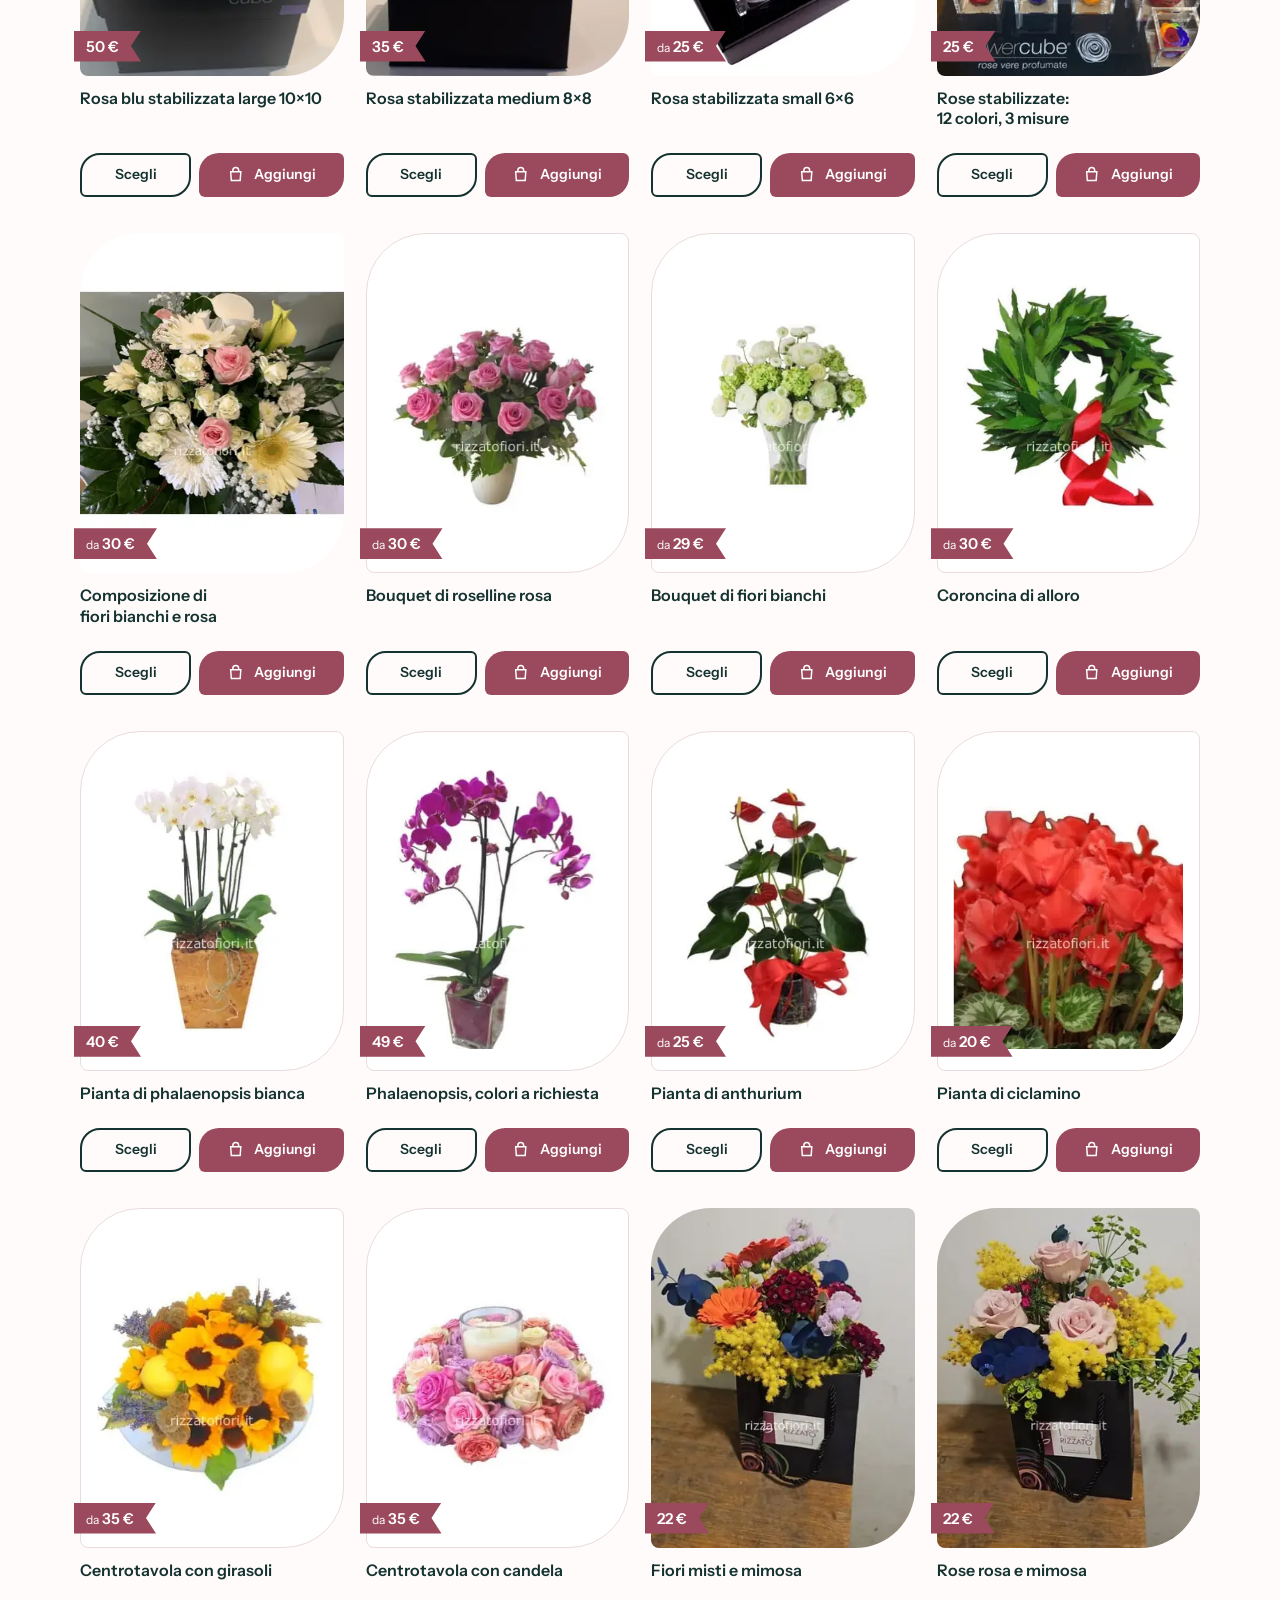
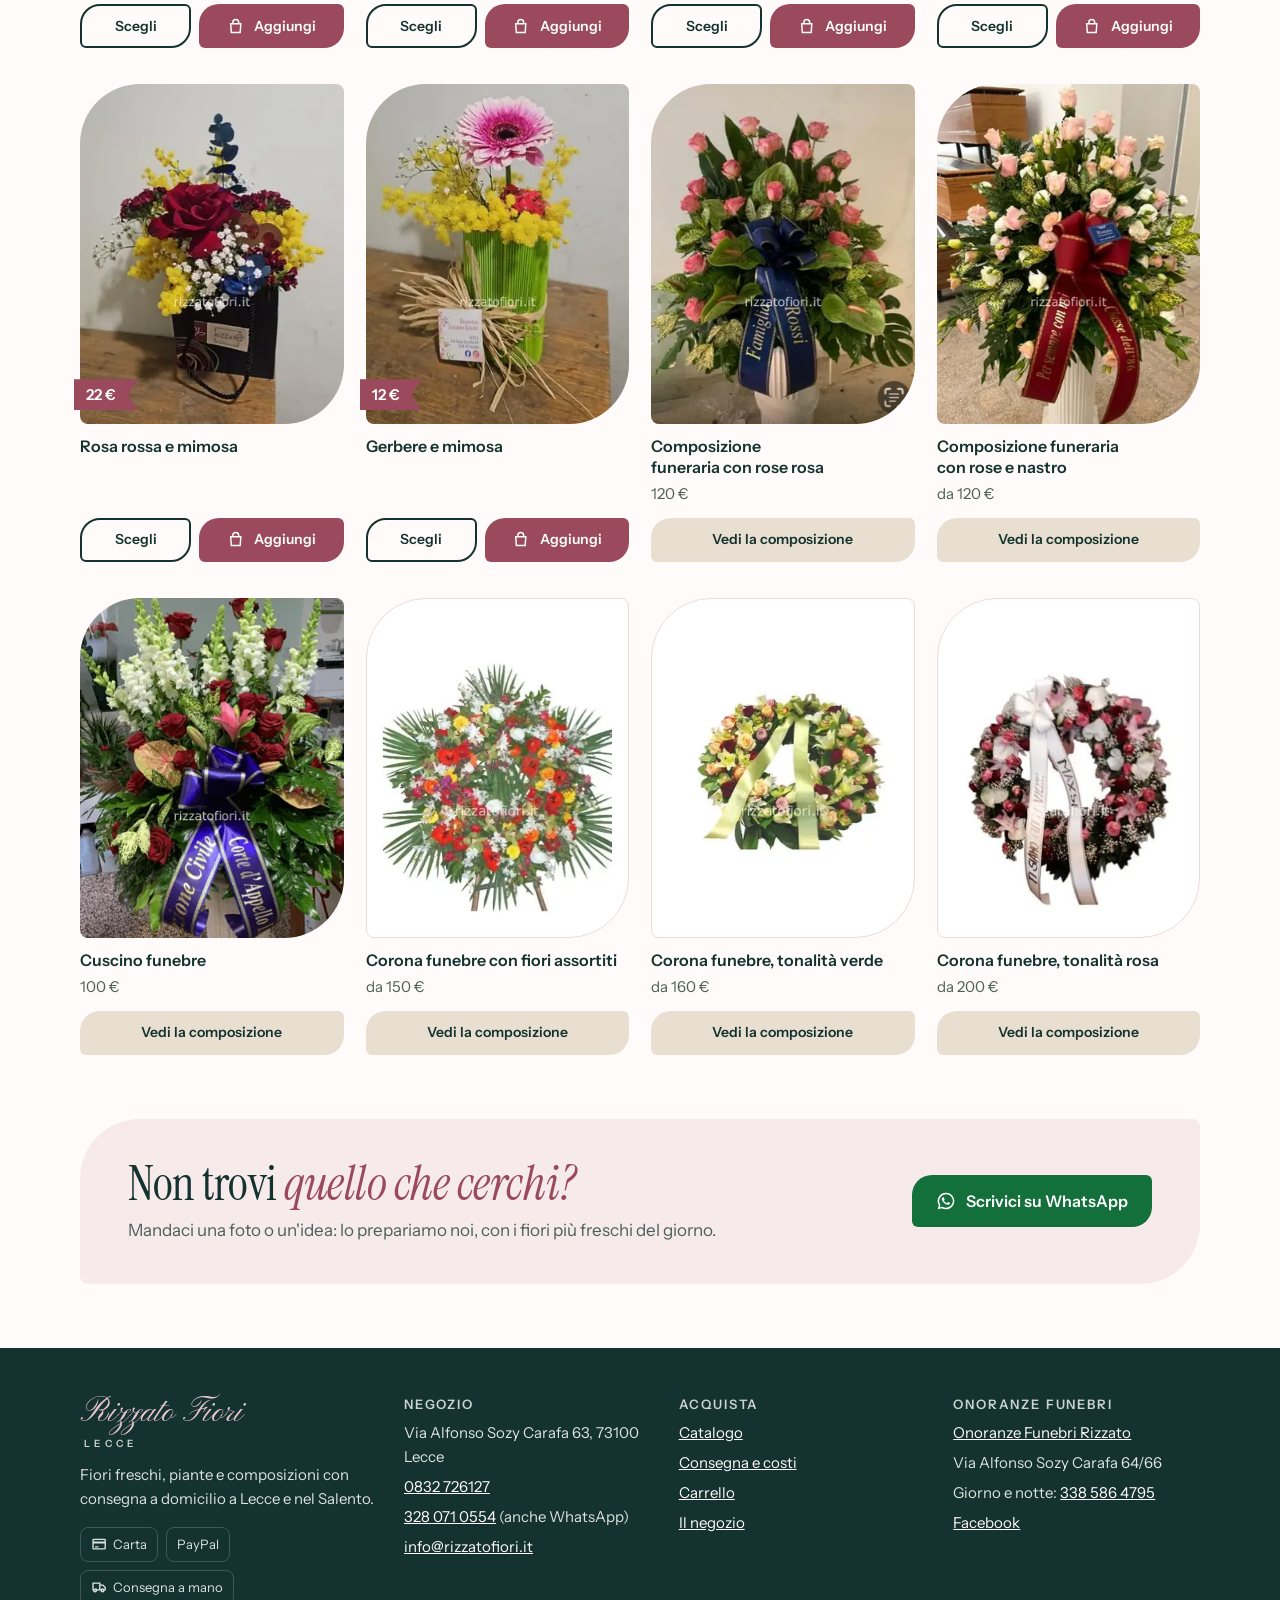
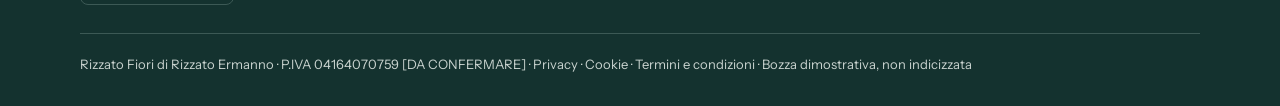
<file: catalogo.html>
<!doctype html>
<html lang="it"><head>
<meta charset="utf-8"><meta name="viewport" content="width=device-width,initial-scale=1">
<title>Catalogo fiori e composizioni | Rizzato Fiori, Lecce</title>
<meta name="description" content="Bouquet, rose, rose stabilizzate, piante, coroncine di laurea e composizioni funebri con i prezzi. Consegna a Lecce e nel Salento.">
<meta name="robots" content="noindex,nofollow">
<meta name="theme-color" content="#FFFBFA">
<link rel="canonical" href="https://fraspin02.github.io/rizzato-fiori-bozza/catalogo.html">
<meta property="og:type" content="website"><meta property="og:locale" content="it_IT"><meta property="og:site_name" content="Rizzato Fiori">
<meta property="og:title" content="Catalogo fiori e composizioni | Rizzato Fiori, Lecce"><meta property="og:description" content="Bouquet, rose, rose stabilizzate, piante, coroncine di laurea e composizioni funebri con i prezzi. Consegna a Lecce e nel Salento.">
<meta property="og:url" content="https://fraspin02.github.io/rizzato-fiori-bozza/catalogo.html"><meta property="og:image" content="https://fraspin02.github.io/rizzato-fiori-bozza/img/anteprima.jpg"><meta property="og:image:width" content="1200"><meta property="og:image:height" content="630">
<link rel="icon" href="favicon.svg" type="image/svg+xml">
<link rel="preload" href="fonts/instrument-serif.woff2" as="font" type="font/woff2" crossorigin><link rel="preload" href="fonts/instrument-serif-italic.woff2" as="font" type="font/woff2" crossorigin><link rel="preload" href="fonts/pinyon-script.woff2" as="font" type="font/woff2" crossorigin>
<style>@font-face{font-family:"Instrument Serif";src:url(fonts/instrument-serif.woff2) format("woff2");font-display:swap}
@font-face{font-family:"Instrument Serif";font-style:italic;src:url(fonts/instrument-serif-italic.woff2) format("woff2");font-display:swap}
@font-face{font-family:"Pinyon Script";src:url(fonts/pinyon-script.woff2) format("woff2");font-display:swap}
@font-face{font-family:"Instrument Sans";src:url(fonts/instrument-sans.woff2) format("woff2");font-weight:400 700;font-display:swap}
:root{
  --latte:#FFFBFA;--velina:#F6EAEA;--pietra:#E9DFD0;--stelo:#14322F;--stelo-2:#4C5F5B;
  --rosa-antico:#9A4A5C;--rosa-antico-scuro:#7A3647;--rosa:#E8C4CC;--wa:#13703B;
  --serif:"Instrument Serif",Georgia,"Times New Roman",serif;
  --sans:"Instrument Sans",system-ui,-apple-system,"Segoe UI",Roboto,sans-serif;
  --p:clamp(56px,14vw,150px);--p-s:clamp(28px,7vw,60px);
  --gutter:clamp(16px,4.5vw,40px);--max:1200px;
}
*,*::before,*::after{box-sizing:border-box}
html{-webkit-text-size-adjust:100%;scroll-behavior:smooth;scroll-padding-top:84px}
body{margin:0;background:var(--latte);color:var(--stelo);font:400 1.0625rem/1.6 var(--sans)}
img{display:block;max-width:100%;height:auto}
a{color:inherit}
h1,h2,h3{font-family:var(--serif);font-weight:400;line-height:1.05;margin:0;letter-spacing:-.01em;text-wrap:balance}
h1 em,h2 em{color:var(--rosa-antico)}
p{margin:0}
.wrap{max-width:var(--max);margin:0 auto;padding:0 var(--gutter)}
.salta{position:absolute;left:-9999px}.salta:focus{left:12px;top:12px;z-index:99;background:var(--stelo);color:#fff;padding:10px 14px}
:focus-visible{outline:3px solid var(--rosa-antico);outline-offset:3px}
.occhiello{font:600 .8125rem/1.3 var(--sans);letter-spacing:.14em;text-transform:uppercase;color:var(--stelo-2)}
.icona{width:1.25em;height:1.25em;flex:none;fill:currentColor}

/* testata */
.testata{position:sticky;top:0;z-index:20;background:rgba(255,251,250,.96);border-bottom:1px solid #EADCDC}
.testata .wrap{display:grid;grid-template-columns:48px 1fr 48px;align-items:center;min-height:68px}
.marchio{justify-self:center;text-decoration:none;text-align:center;line-height:1}
.marchio b{display:block;font:400 2.125rem/1.05 "Pinyon Script",var(--serif);color:var(--stelo);white-space:nowrap}
.marchio b i{font-style:normal}
.marchio small{display:block;margin-top:7px;font:600 .625rem/1 var(--sans);letter-spacing:.42em;padding-left:.42em;color:var(--stelo-2)}
.carrello-testata{justify-self:end;position:relative;display:grid;place-items:center;width:48px;height:48px;color:var(--stelo);text-decoration:none}
.carrello-testata .icona{width:26px;height:26px}
.conta{position:absolute;top:4px;right:2px;min-width:20px;height:20px;padding:0 5px;border-radius:10px;background:var(--rosa-antico);color:#fff;font:600 .75rem/20px var(--sans);text-align:center}
.avviso-bozza{margin:0;background:var(--stelo);color:#DCE3E0;font-size:.8125rem;text-align:center;padding:6px 12px}
.icone-testata{justify-self:end;display:flex;align-items:center;gap:4px}
.tel-icona{display:none;place-items:center;width:48px;height:48px;color:var(--stelo);border-radius:50%}
.tel-icona .icona{width:24px;height:24px}
.tel-icona:hover,.carrello-testata:hover{color:var(--rosa-antico)}
.nav-ampia a[aria-current]{color:var(--rosa-antico)}
.menu{justify-self:start}
.menu summary{list-style:none;cursor:pointer;width:48px;height:48px;display:grid;place-items:center}
.menu summary::-webkit-details-marker{display:none}
.menu summary span{display:block;width:24px;height:2px;background:var(--stelo);box-shadow:0 -7px 0 var(--stelo),0 7px 0 var(--stelo)}
.menu[open] summary span{background:transparent;box-shadow:none}
.menu[open] summary span::before,.menu[open] summary span::after{content:"";display:block;width:24px;height:2px;background:var(--stelo);transform:rotate(45deg)}
.menu[open] summary span::after{transform:translateY(-2px) rotate(-45deg)}
.menu nav{position:fixed;left:0;right:0;top:100px;bottom:0;background:var(--latte);padding:24px var(--gutter);display:flex;flex-direction:column;gap:4px;overflow:auto}
.menu nav a{font:400 2.25rem/1.2 var(--serif);text-decoration:none;padding:8px 0;border-bottom:1px solid #EADCDC}
.menu nav a.btn{margin-top:14px;font:600 1rem/1 var(--sans)}
.menu nav a.btn-wa{border:0}
.nav-ampia{display:none}

/* pulsanti */
.btn{display:inline-flex;align-items:center;justify-content:center;gap:10px;min-height:52px;padding:0 22px;border-radius:20px 6px 20px 6px;font:600 1rem/1.1 var(--sans);text-decoration:none;border:2px solid transparent;transition:background-color .2s,color .2s,transform .2s}
.btn:active{transform:translateY(1px)}
.btn-wa{background:var(--wa);color:#fff}
.btn-wa:hover{background:#0c5c2f}
.btn-pieno{background:var(--rosa-antico);color:#fff}
.btn-pieno:hover{background:var(--rosa-antico-scuro)}
.btn-vuoto{border-color:var(--stelo);color:var(--stelo);background:transparent}
.btn-vuoto:hover{background:var(--stelo);color:var(--latte)}
.azioni{display:flex;flex-wrap:wrap;gap:12px}
.azioni .btn{flex:1 1 220px}

/* hero */
.hero{padding:14px 0 8px}
.hero .wrap{display:grid;gap:18px}
.hero h1{font-size:clamp(2.6rem,10.5vw,5.25rem);margin:8px 0 14px}
.hero h1 em{display:block}
.hero .sotto{font-size:1.125rem;max-width:34em;color:var(--stelo-2);margin-bottom:24px}
.fiducia{display:flex;flex-wrap:wrap;gap:8px 18px;margin-top:20px;font-size:.9375rem;color:var(--stelo-2)}
.fiducia span{display:inline-flex;align-items:center;gap:6px}
.fiducia .stelle{color:var(--rosa-antico);font-weight:600}
.foto-hero{position:relative;order:-1}
.foto-hero img{width:100%;aspect-ratio:5/4;object-fit:cover;object-position:50% 35%;border-radius:var(--p) 14px var(--p) 14px}
.foto-hero figcaption{position:absolute;right:12px;bottom:12px;background:rgba(20,50,47,.86);color:var(--latte);font-size:.8125rem;padding:6px 12px;border-radius:12px 3px 12px 3px}

/* sezioni */
.sez{padding:64px 0}
.sez-testa{display:grid;gap:12px;margin-bottom:28px;max-width:40em}
.sez-testa h2{font-size:clamp(2.25rem,8vw,3.75rem)}
.sez-testa p{color:var(--stelo-2)}
.velina{background:var(--velina)}

/* occasioni */
.occasioni{display:grid;grid-template-columns:1fr 1fr;gap:20px 14px;list-style:none;margin:0;padding:0}
.occasioni a{display:block;text-decoration:none}
.occasioni img{width:100%;aspect-ratio:4/5;object-fit:cover;border-radius:var(--p-s) 8px var(--p-s) 8px;transition:transform .35s}
.occasioni a:hover img{transform:scale(1.02)}
.occasioni h3{font-size:1.75rem;margin:10px 0 2px}
.occasioni p{font-size:.9375rem;color:var(--stelo-2);line-height:1.4}
.cordoglio-ingresso{margin-top:28px;display:grid;grid-template-columns:96px 1fr;gap:16px;align-items:center;padding:16px;background:var(--stelo);color:var(--latte);border-radius:28px 6px 28px 6px;text-decoration:none}
.cordoglio-ingresso img{width:96px;height:120px;object-fit:cover;border-radius:20px 4px 20px 4px}
.cordoglio-ingresso h3{font-size:1.75rem}
.cordoglio-ingresso p{color:#C9D3CF;font-size:.9375rem;line-height:1.4;margin-top:4px}
.cordoglio-ingresso u{text-decoration:none;color:var(--pietra);font-weight:600;display:inline-block;margin-top:6px}

/* prodotti */
.prodotti{display:grid;grid-template-columns:repeat(2,minmax(0,1fr));gap:28px 14px;list-style:none;margin:0;padding:0}
.prodotto{display:flex;flex-direction:column}
.prodotto .foto{position:relative;margin-bottom:12px}
.prodotto img{width:100%;aspect-ratio:31/40;object-fit:cover;background:#fff;border-radius:var(--p-s) 8px var(--p-s) 8px}
.prodotto.serie img{object-fit:contain;padding:6%;border:1px solid #EADCDC}
.nastro{position:absolute;left:-6px;bottom:14px;background:var(--rosa-antico);color:#fff;font:600 .9375rem/1 var(--sans);padding:8px 22px 8px 12px;clip-path:polygon(0 0,100% 0,calc(100% - 10px) 50%,100% 100%,0 100%)}
.nastro small{font-weight:400;font-size:.75rem;margin-right:3px}
.prodotto h3{font:600 1rem/1.3 var(--sans);letter-spacing:0}
.prodotto h3 a{text-decoration:none}
.prodotto h3 a:hover{color:var(--rosa-antico)}
.prodotto .foto{display:block}
.card-azioni{display:grid;grid-template-columns:minmax(0,1fr);gap:8px;margin-top:12px}
.card-azioni .btn-vuoto{display:none}
.card-azioni .btn{margin-top:0;min-height:44px;padding:0 8px}
.prodotto.sobrio .prezzo-sobrio{color:var(--stelo-2);font-size:.9375rem;margin-top:4px}
.prodotto .btn{min-height:44px;font-size:.875rem;padding:0 12px;width:100%;margin-top:12px}
.prodotto .spazio{flex:1}
.altro{margin-top:36px}

/* consegna */
.consegna{display:grid;gap:32px}
.passi{list-style:none;margin:0;padding:0;display:grid;gap:22px;counter-reset:p}
.passi li{display:grid;grid-template-columns:56px 1fr;gap:4px 14px;counter-increment:p}
.passi li::before{content:counter(p);grid-row:span 2;font:italic 400 3.5rem/.9 var(--serif);color:var(--rosa-antico)}
.passi h3{font:600 1.125rem/1.3 var(--sans)}
.passi p{color:var(--stelo-2)}
.nota{margin-top:24px;padding:16px 18px;border-left:3px solid var(--rosa-antico);background:var(--latte);font-size:.9375rem;border-radius:0 14px 14px 0}
.consegna figure{margin:0}
.consegna figure img{width:100%;aspect-ratio:3/2;object-fit:cover;border-radius:14px var(--p-s) 14px var(--p-s)}
.consegna figcaption{font-size:.875rem;color:var(--stelo-2);margin-top:8px}

/* onoranze: sobrio */
.onoranze{background:var(--stelo);color:var(--latte)}
.onoranze .occhiello{color:#C9D3CF}
.onoranze .sez-testa p{color:#DCE3E0}
.onoranze-griglia{display:grid;gap:28px}
.recapito{padding:24px;border:1px solid #3c5955;border-radius:28px 6px 28px 6px}
.recapito p{color:#C9D3CF}
.recapito .numero{display:block;margin:6px 0 4px;font:400 clamp(2.25rem,9vw,3rem)/1.1 var(--serif);color:var(--latte);text-decoration:none}
.btn-pietra{background:var(--pietra);color:var(--stelo);margin-top:18px;width:100%}
.btn-pietra:hover{background:#fff}
.onoranze blockquote{margin:0;font:italic 400 1.5rem/1.35 var(--serif);color:var(--latte)}
.onoranze cite{display:block;margin-top:10px;font:400 .875rem/1.4 var(--sans);font-style:normal;color:#C9D3CF}
.link-chiaro{color:var(--pietra);font-weight:600}

/* recensioni */
.voto{display:flex;align-items:baseline;gap:10px;margin-bottom:24px}
.voto b{font:400 4rem/1 var(--serif);color:var(--rosa-antico)}
.recensioni{list-style:none;margin:0;padding:0;display:grid;gap:16px}
.recensioni li{background:var(--latte);padding:22px;border-radius:24px 6px 24px 6px}
.recensioni q{display:block;font:italic 400 1.375rem/1.35 var(--serif);quotes:"“" "”"}
.recensioni span{display:block;margin-top:10px;font-size:.875rem;color:var(--stelo-2)}

/* dove */
.dove{display:grid;gap:28px}
.dove img{width:100%;border-radius:14px var(--p-s) 14px var(--p-s)}
.orari{width:100%;border-collapse:collapse;margin:18px 0 22px;font-size:.9375rem}
.orari th,.orari td{text-align:left;padding:9px 0;border-bottom:1px solid #E6DADA;font-weight:400;vertical-align:top}
.orari th{width:44%;font-weight:600}
.indirizzo{font:400 1.75rem/1.2 var(--serif)}

/* piede */
.piede{background:var(--stelo);color:#DCE3E0;padding:48px 0 32px;font-size:.9375rem}
.piede .wrap{display:grid;gap:28px}
.piede .marchio{justify-self:start;text-align:left}
.piede .marchio b{color:var(--rosa)}.piede .marchio b i{color:var(--rosa)}.piede .marchio small{color:#C9D3CF}
.piede h2{font:600 .8125rem/1.3 var(--sans);letter-spacing:.14em;text-transform:uppercase;color:#C9D3CF;margin-bottom:8px}
.piede a{color:var(--latte)}
.piede ul{list-style:none;margin:0;padding:0;display:grid;gap:6px}
.piede .legale{border-top:1px solid #3c5955;padding-top:20px;font-size:.8125rem;color:#C9D3CF}

/* vantaggi */
.vantaggi{list-style:none;margin:20px 0 0;padding:16px 0;display:grid;gap:12px;border-top:1px solid #EADCDC;border-bottom:1px solid #EADCDC}
.vantaggi li{display:flex;gap:12px;align-items:center;font-size:.9375rem;color:var(--stelo-2)}
.vantaggi .icona{width:28px;height:28px;color:var(--rosa-antico)}
.vantaggi b{display:block;color:var(--stelo)}
.sez-testa.riga{max-width:none}
.link-freccia{font-weight:600;color:var(--rosa-antico)}
.briciole{font-size:.875rem;color:var(--stelo-2);padding:18px 0 4px}
.briciole a{color:var(--stelo-2)}
.briciole.chiara,.briciole.chiara a{color:#C9D3CF}
.titolo-pagina{font-size:clamp(2.5rem,9vw,4rem);margin:8px 0 24px}

/* catalogo */
.cat-testa{padding:32px 0 8px}
.cat-testa h1{font-size:clamp(2.75rem,10vw,4.5rem);margin:10px 0 14px}
.cat-testa p{color:var(--stelo-2);max-width:38em}
.barra-cat{position:sticky;top:68px;z-index:10;background:rgba(255,251,250,.97);border-bottom:1px solid #EADCDC}
.barra-cat .wrap{display:grid;grid-template-columns:minmax(0,1fr);gap:8px;padding-top:10px;padding-bottom:10px}
.chips{min-width:0;display:flex;gap:8px;overflow-x:auto;scrollbar-width:none;margin:0 calc(var(--gutter)*-1);padding:2px var(--gutter)}
.chip{flex:none;min-height:44px;padding:0 16px;border:1.5px solid #DDC2C8;border-radius:16px 4px 16px 4px;background:transparent;color:var(--stelo);font:600 .9375rem/1 var(--sans);cursor:pointer;white-space:nowrap}
.chip[aria-pressed=true]{background:var(--stelo);border-color:var(--stelo);color:var(--latte)}
.ordina{display:flex;justify-content:space-between;align-items:center;font-size:.875rem;color:var(--stelo-2)}
.ordina select{margin-left:6px;min-height:40px;border:1px solid #DDC2C8;border-radius:10px;background:var(--latte);color:var(--stelo);font:inherit;padding:0 8px}
.nota-cordoglio{margin-top:28px;padding:16px 18px;background:var(--stelo);color:var(--latte);border-radius:14px}
.nota-cordoglio a{color:var(--pietra)}
.gruppo{padding:28px 0 8px}
.gruppo .sez-testa{margin-bottom:22px}
.gruppo .sez-testa h2{font-size:clamp(2rem,7vw,3rem)}
.gruppo-cordoglio{background:var(--stelo);color:var(--latte);margin-top:44px;padding-bottom:48px}
.gruppo-cordoglio .sez-testa p{color:#DCE3E0}
.gruppo-cordoglio .prodotto h3{color:var(--latte)}
.gruppo-cordoglio .prezzo-sobrio{color:#C9D3CF;font-size:.9375rem;margin-top:4px}
.gruppo-cordoglio .prodotto.serie img{border-color:#3c5955}
.chiusura{padding:56px 0 64px}
.chiusura .box{background:var(--velina);padding:28px;border-radius:var(--p-s) 8px var(--p-s) 8px;display:grid;gap:16px}
.chiusura h2{font-size:clamp(2rem,7vw,3rem)}

/* scheda */
.scheda{display:grid;gap:24px;padding:8px 0 40px}
.scheda-foto{position:relative;margin:0;width:100%;max-width:480px;justify-self:center}
.scheda-foto img{width:100%;aspect-ratio:31/40;object-fit:cover;background:#fff;border-radius:var(--p) 14px var(--p) 14px}
.scheda-foto.serie img{object-fit:contain;padding:8%;border:1px solid #EADCDC}
.scheda-foto .nastro{bottom:28px;font-size:1.125rem;padding:10px 26px 10px 14px}
.scheda-info h1{font-size:clamp(2.25rem,8vw,3.5rem);margin:6px 0 10px}
.scheda-prezzo{display:flex;align-items:baseline;gap:10px;font:400 2rem/1 var(--serif);color:var(--rosa-antico)}
.scheda-prezzo small{font:400 .8125rem/1 var(--sans);color:var(--stelo-2)}
.scheda-desc{margin:16px 0 8px;color:var(--stelo-2);display:grid;gap:6px}
.scheda-form{display:grid;gap:18px;margin-top:18px}
.misure{border:0;padding:0;margin:0;display:flex;flex-wrap:wrap;gap:10px}
.misure legend,.campo label,.fascia-oraria legend{font-weight:600;font-size:.9375rem;margin-bottom:8px;padding:0}
.campo label span{font-weight:400;color:var(--stelo-2)}
.misura{position:relative;cursor:pointer}
.misura input{position:absolute;opacity:0}
.misura span{display:grid;gap:2px;min-width:132px;padding:12px 16px;border:1.5px solid #DDC2C8;border-radius:18px 5px 18px 5px;font-size:.9375rem}
.misura input:checked+span{border-color:var(--rosa-antico);box-shadow:inset 0 0 0 1px var(--rosa-antico);background:var(--velina)}
.misura input:focus-visible+span{outline:3px solid var(--rosa-antico);outline-offset:2px}
.campo{display:grid}
.campo-riga{display:grid;gap:18px}
.campo input,.campo select,.campo textarea{width:100%;min-height:48px;padding:10px 12px;border:1.5px solid #DDC2C8;border-radius:12px;background:#fff;color:var(--stelo);font:inherit}
.campo small{margin-top:6px;color:var(--stelo-2);font-size:.8125rem}
.qta{display:inline-grid;grid-template-columns:48px 64px 48px;border:1.5px solid #DDC2C8;border-radius:12px;overflow:hidden;width:max-content}
.qta button{border:0;background:var(--velina);color:var(--stelo);font-size:1.25rem;cursor:pointer;min-height:46px}
.campo .qta input{border:0;border-radius:0;text-align:center;min-height:46px;padding:0}
.qta.piccola{grid-template-columns:40px 40px 40px;margin-top:8px}
.qta.piccola span{display:grid;place-items:center;font-weight:600}
.scheda-azioni{display:grid;gap:10px}
.btn-scuro{background:var(--stelo);color:var(--latte)}
.garanzie{list-style:none;margin:22px 0 0;padding:0;display:grid;gap:10px;font-size:.9375rem;color:var(--stelo-2)}
.garanzie li{display:flex;gap:10px;align-items:flex-start}
.garanzie .icona{color:var(--rosa-antico);margin-top:2px}
.garanzie.piccole{font-size:.875rem;margin-top:16px}
.info{margin-top:20px;border-top:1px solid #EADCDC;padding-top:14px}
.info summary{cursor:pointer;font-weight:600;min-height:44px;display:flex;align-items:center}
.info p{color:var(--stelo-2);font-size:.9375rem}
.correlati{padding:24px 0 64px;border-top:1px solid #EADCDC}
.correlati h2{font-size:clamp(1.75rem,6vw,2.5rem);margin-bottom:22px}
.scheda-sobria .scheda-prezzo{color:var(--stelo);font-size:1.5rem}

/* carrello */
.carrello{display:grid;gap:28px;padding-bottom:64px}
.righe{list-style:none;margin:0;padding:0;display:grid;gap:14px}
.riga-carrello{display:grid;grid-template-columns:72px 1fr auto;gap:14px;align-items:start;padding:14px;background:#fff;border:1px solid #EADCDC;border-radius:20px 6px 20px 6px}
.riga-carrello img{width:72px;height:93px;object-fit:cover;border-radius:14px 4px 14px 4px}
.riga-carrello h3{font:600 1rem/1.3 var(--sans)}
.riga-carrello h3 a{text-decoration:none}
.riga-carrello p{font-size:.875rem;color:var(--stelo-2)}
.riga-prezzo{display:grid;justify-items:end;gap:6px}
.togli{border:0;background:none;color:var(--stelo-2);text-decoration:underline;cursor:pointer;font:inherit;font-size:.8125rem;min-height:32px}
.vuoto{display:grid;gap:16px;justify-items:start;padding:24px 0}
.consegna-form{display:grid;gap:18px;margin-top:28px}
.consegna-form h2{font-size:1.75rem;margin-top:8px}
.fascia-oraria{border:0;padding:0;margin:0;display:flex;flex-wrap:wrap;gap:8px 18px}
.fascia-oraria legend{width:100%}
.fascia-oraria label{display:flex;align-items:center;gap:8px;min-height:44px}
.riepilogo{align-self:start;padding:22px;background:var(--velina);border-radius:var(--p-s) 8px var(--p-s) 8px;display:grid;gap:12px}
.riepilogo h2{font-size:1.75rem}
.riepilogo dl{display:grid;grid-template-columns:1fr auto;gap:8px;margin:0 0 6px}
.riepilogo dd{margin:0;text-align:right}
.riepilogo .tot{font-weight:600;font-size:1.125rem;border-top:1px solid #DDC2C8;padding-top:10px}
.nota-bozza{font-size:.875rem;background:#fff;padding:10px 12px;border-radius:10px}

/* consegna, onoranze, negozio */
/* consegna o ritiro, CAP */
.modi{border:0;padding:0;margin:0;display:grid;gap:10px}
.modo{position:relative;cursor:pointer}
.modo input{position:absolute;opacity:0}
.modo span{display:grid;grid-template-columns:28px 1fr;column-gap:12px;padding:14px 16px;border:1.5px solid #DDC2C8;border-radius:20px 6px 20px 6px;background:#fff;font-size:.875rem;color:var(--stelo-2)}
.modo .icona{grid-row:span 2;width:26px;height:26px;color:var(--rosa-antico);align-self:center}
.modo b{color:var(--stelo);font-size:1rem}
.modo input:checked+span{border-color:var(--rosa-antico);box-shadow:inset 0 0 0 1px var(--rosa-antico);background:var(--velina)}
.modo input:focus-visible+span{outline:3px solid var(--rosa-antico);outline-offset:2px}
.blocco-domicilio{border:0;padding:0;margin:0;display:grid;gap:18px}
.cap-riga{grid-template-columns:120px 1fr}
.esito-cap{margin:-6px 0 0;font-size:.9375rem;min-height:1.4em}
.esito-cap.si{color:var(--wa);font-weight:600}
.esito-cap.no{color:var(--rosa-antico-scuro)}
.calcola{display:grid;gap:8px}
.calcola-box{background:#fff;border-radius:var(--p-s) 8px var(--p-s) 8px;padding:22px;box-shadow:0 12px 32px rgba(20,50,47,.08);display:grid;gap:10px}
.calcola-box label{font-weight:600}
.calcola-box input{min-height:56px;padding:12px 16px;border:1.5px solid #DDC2C8;border-radius:14px;font:inherit;font-size:1.125rem;background:var(--latte);color:var(--stelo)}
.risultati{list-style:none;margin:0;padding:0;display:grid;gap:8px}
.risultati li{display:flex;justify-content:space-between;align-items:center;gap:12px;padding:12px 16px;background:var(--velina);border-radius:14px 4px 14px 4px}
.risultati li span{display:grid;font-size:.8125rem;color:var(--stelo-2)}
.risultati li b{font-size:1rem;color:var(--stelo)}
.risultati strong{font:400 1.75rem/1 var(--serif);color:var(--rosa-antico)}
.risultati .nessuno{display:block;background:transparent;padding:4px 0;font-size:.9375rem}
.calcola-nota{font-size:.8125rem;color:var(--stelo-2)}
.fasce{list-style:none;margin:0;padding:0;display:grid;gap:16px}
.fascia{padding:20px;border:1px solid #EADCDC;border-radius:24px 6px 24px 6px;background:#fff}
.fascia-testa{display:grid;grid-template-columns:1fr auto;align-items:baseline;gap:2px 12px;margin-bottom:14px}
.fascia-testa h3{font-size:1.625rem}
.fascia-prezzo{font:400 1.75rem/1 var(--serif);color:var(--rosa-antico);grid-row:span 2}
.fascia-conta{font-size:.8125rem;color:var(--stelo-2)}
.paesi{list-style:none;margin:0;padding:0;display:flex;flex-wrap:wrap;gap:6px}
.paesi li{display:inline-flex;gap:6px;align-items:baseline;padding:5px 10px;border-radius:999px;background:var(--velina);font-size:.8125rem}
.paesi b{font-weight:600;color:var(--rosa-antico-scuro)}
.buono{list-style:none;margin:0;padding:0;display:grid;gap:14px}
.buono li{padding:20px;border:1px solid #EADCDC;border-radius:24px 6px 24px 6px}
.buono h3{font-size:1.5rem;margin-bottom:6px}
.buono p{color:var(--stelo-2)}
.onoranze-testa{padding:8px 0 56px}
.onoranze-testa h1{font-size:clamp(2.5rem,9vw,4.25rem);color:var(--latte);margin:10px 0 14px}
.onoranze-testa .sotto{color:#DCE3E0;font-size:1.125rem;max-width:34em}
.galleria{display:grid;grid-template-columns:1fr 1fr;gap:12px}
.galleria img{width:100%;aspect-ratio:4/5;object-fit:cover;border-radius:var(--p-s) 8px var(--p-s) 8px}
.galleria img:first-child{grid-column:1/-1;aspect-ratio:5/4}
.contatti{list-style:none;padding:0;margin:0 0 22px;display:grid;gap:8px}
.contatti li{display:flex;gap:10px;align-items:center}
.didascalia{font-size:.875rem;color:var(--stelo-2);margin-top:8px}
.piede .pagamenti{list-style:none;padding:0;margin:16px 0 0;display:flex;flex-wrap:wrap;gap:8px}
.pagamenti li{display:inline-flex;gap:6px;align-items:center;font-size:.8125rem;padding:6px 10px;border:1px solid #3c5955;border-radius:8px}
.avviso{position:fixed;left:16px;right:16px;bottom:16px;z-index:50;max-width:480px;margin:0 auto;background:var(--stelo);color:var(--latte);padding:14px 18px;border-radius:18px 5px 18px 5px;box-shadow:0 10px 30px rgba(20,50,47,.25)}
.avviso a{color:var(--rosa);font-weight:600}
[hidden]{display:none!important}

@media (min-width:700px){
  .vantaggi{grid-template-columns:repeat(3,1fr)}
  .campo-riga{grid-template-columns:1fr 1fr}
  .buono{grid-template-columns:1fr 1fr}
  .modi{grid-template-columns:1fr 1fr}
  .calcola{grid-template-columns:1fr 1fr;align-items:center;gap:40px}
  .galleria{grid-template-columns:repeat(3,1fr)}
  .galleria img:first-child{grid-column:auto;aspect-ratio:4/5}
  .occasioni{grid-template-columns:repeat(3,1fr)}
  .prodotti{grid-template-columns:repeat(3,minmax(0,1fr))}
  .recensioni{grid-template-columns:1fr 1fr}
}
@media (min-width:960px){
  .testata .wrap{grid-template-columns:auto 1fr auto;gap:28px}
  .tel-icona{display:grid}
  .menu{display:none}
  .marchio{justify-self:start;text-align:left}
  .nav-ampia{display:flex;align-items:center;justify-content:flex-end;gap:26px}
  .nav-ampia a{text-decoration:none;font-weight:600;font-size:.9375rem}
  .nav-ampia a:not(.btn):hover{color:var(--rosa-antico)}
  .nav-ampia .btn{min-height:44px;padding:0 18px}
  .hero{padding:48px 0 24px}
  .hero .wrap{grid-template-columns:1.1fr .9fr;align-items:center;gap:56px}
  .foto-hero{order:0}
  .foto-hero img{aspect-ratio:4/5}
  .sez{padding:96px 0}
  .prodotti{grid-template-columns:repeat(4,minmax(0,1fr));gap:36px 22px}
  .card-azioni{grid-template-columns:1fr 1.3fr}
  .card-azioni .btn-vuoto{display:inline-flex}
  .consegna{grid-template-columns:1fr 1fr;align-items:center;gap:64px}
  .onoranze-griglia{grid-template-columns:1.2fr 1fr;align-items:start;gap:64px}
  .dove{grid-template-columns:1.1fr .9fr;align-items:center;gap:64px}
  .piede .wrap{grid-template-columns:1.2fr 1fr 1fr 1fr}
  .piede .legale{grid-column:1/-1}
  .chiusura .box{grid-template-columns:1fr auto;align-items:center;padding:40px 48px}
  .sez-testa.riga{display:flex;justify-content:space-between;align-items:flex-end;gap:24px}
  .barra-cat .wrap{grid-template-columns:minmax(0,1fr) auto;align-items:center}
  .chips{margin:0;padding:2px 0;flex-wrap:wrap}
  .ordina{gap:18px}
  .scheda{grid-template-columns:1fr 1fr;gap:56px;align-items:start;padding-top:16px}
  .scheda-foto{position:sticky;top:96px}
  .scheda-azioni{grid-template-columns:1fr 1fr}
  .carrello{grid-template-columns:1fr 360px;gap:48px}
  .riepilogo{position:sticky;top:96px}
  .buono{grid-template-columns:repeat(3,1fr)}
  .fasce{grid-template-columns:1fr 1fr}
  .fascia:first-child{grid-column:1/-1}
  .barra-cat{top:69px}
}
@media (min-width:1100px){.occasioni{grid-template-columns:repeat(6,1fr)}}
@media (prefers-reduced-motion:reduce){*{transition:none!important;scroll-behavior:auto!important}}
</style>
<script src="js/dati.js" defer></script><script src="js/negozio.js" defer></script>
</head><body><svg width="0" height="0" style="position:absolute" aria-hidden="true">
<symbol id="i-wa" viewBox="0 0 24 24"><path d="M12 2a10 10 0 0 0-8.6 15.1L2 22l5-1.3A10 10 0 1 0 12 2Zm0 18.2c-1.5 0-3-.4-4.2-1.2l-.3-.2-3 .8.8-2.9-.2-.3A8.2 8.2 0 1 1 12 20.2Zm4.5-6.1c-.2-.1-1.5-.7-1.7-.8-.2-.1-.4-.1-.6.1l-.8 1c-.1.2-.3.2-.5.1a6.7 6.7 0 0 1-3.3-2.9c-.3-.4.2-.4.7-1.4.1-.2 0-.3 0-.4l-.8-1.8c-.2-.5-.4-.4-.6-.4h-.5c-.2 0-.4.1-.6.3-.2.2-.8.8-.8 2s.8 2.3 1 2.5c.1.2 1.6 2.5 4 3.5 1.5.6 2 .7 2.8.6.4-.1 1.5-.6 1.7-1.2.2-.6.2-1.1.1-1.2l-.5-.2Z"/></symbol>
<symbol id="i-tel" viewBox="0 0 24 24"><path d="M6.6 10.8a15.2 15.2 0 0 0 6.6 6.6l2.2-2.2c.3-.3.7-.4 1-.2 1.1.4 2.3.6 3.6.6.6 0 1 .4 1 1V20c0 .6-.4 1-1 1A17 17 0 0 1 3 4c0-.6.4-1 1-1h3.5c.6 0 1 .4 1 1 0 1.3.2 2.5.6 3.6.1.3 0 .7-.2 1l-2.3 2.2Z"/></symbol>
<symbol id="i-pin" viewBox="0 0 24 24"><path d="M12 2a7 7 0 0 0-7 7c0 5.2 7 13 7 13s7-7.8 7-13a7 7 0 0 0-7-7Zm0 9.5A2.5 2.5 0 1 1 12 6.5a2.5 2.5 0 0 1 0 5Z"/></symbol>
<symbol id="i-borsa" viewBox="0 0 24 24"><path d="M7 7V6a5 5 0 0 1 10 0v1h3l-1 14H5L4 7h3Zm2 0h6V6a3 3 0 0 0-6 0v1Zm-2.9 2 .8 10h10.2l.8-10H6.1Z"/></symbol>
<symbol id="i-camion" viewBox="0 0 24 24"><path d="M2 5h12v3h4l4 4v5h-2a3 3 0 0 1-6 0H9a3 3 0 0 1-6 0H2V5Zm2 2v8h.8a3 3 0 0 1 4.4 0H12V7H4Zm10 3v5h.8a3 3 0 0 1 4.4 0h.8v-2.2L17.2 10H14ZM6 16.2a.8.8 0 1 0 0 1.6.8.8 0 0 0 0-1.6Zm11 0a.8.8 0 1 0 0 1.6.8.8 0 0 0 0-1.6Z"/></symbol>
<symbol id="i-carta" viewBox="0 0 24 24"><path d="M2 6a2 2 0 0 1 2-2h16a2 2 0 0 1 2 2v12a2 2 0 0 1-2 2H4a2 2 0 0 1-2-2V6Zm2 0v2h16V6H4Zm0 5v7h16v-7H4Zm2 4h5v2H6v-2Z"/></symbol>
<symbol id="i-fiore" viewBox="0 0 24 24"><path d="M12 2a3 3 0 0 1 3 3v.3A3 3 0 0 1 19.7 9 3 3 0 0 1 18 14.2 3 3 0 0 1 14 18.6V22h-4v-3.4A3 3 0 0 1 6 14.2 3 3 0 0 1 4.3 9 3 3 0 0 1 9 5.3V5a3 3 0 0 1 3-3Zm0 7.5a2.5 2.5 0 1 0 0 5 2.5 2.5 0 0 0 0-5Z"/></symbol>
</svg><a class="salta" href="#contenuto">Vai al contenuto</a>
<p class="avviso-bozza">Bozza dimostrativa: ordini e pagamenti non sono attivi</p>
<header class="testata"><div class="wrap">
<details class="menu"><summary aria-label="Apri il menu"><span></span></summary><nav aria-label="Menu"><a href="index.html">Home</a><a href="catalogo.html" aria-current="page">Catalogo</a><a href="consegna.html">Consegna</a><a href="onoranze.html">Onoranze funebri</a><a href="negozio.html">Il negozio</a><a class="btn btn-wa" href="https://wa.me/393280710554?text=Buongiorno%2C%20vorrei%20ordinare%20dei%20fiori."><svg class="icona" aria-hidden="true"><use href="#i-wa"/></svg> Ordina su WhatsApp</a><a class="btn btn-vuoto" href="tel:+390832726127"><svg class="icona" aria-hidden="true"><use href="#i-tel"/></svg> 0832 726127</a></nav></details>
<a class="marchio" href="index.html"><b>Rizzato Fiori</b><small>LECCE</small></a>
<nav class="nav-ampia" aria-label="Principale"><a href="catalogo.html" aria-current="page">Catalogo</a><a href="consegna.html">Consegna</a><a href="onoranze.html">Onoranze funebri</a><a href="negozio.html">Il negozio</a></nav>
<div class="icone-testata"><a class="tel-icona" href="tel:+390832726127" aria-label="Chiama il negozio: 0832 726127" title="Chiama 0832 726127"><svg class="icona" aria-hidden="true"><use href="#i-tel"/></svg></a><a class="carrello-testata" href="carrello.html" aria-label="Carrello"><svg class="icona" aria-hidden="true"><use href="#i-borsa"/></svg><span class="conta" data-conta hidden>0</span></a></div>
</div></header>
<main id="contenuto">
<div class="cat-testa"><div class="wrap">
<nav class="briciole" aria-label="Sei qui"><a href="index.html">Home</a> / <span>Catalogo</span></nav>
<h1>Fiori, piante e <em>composizioni</em></h1>
<p>Prezzi del negozio online. Scegli la misura nella scheda, aggiungi al carrello e indica dove e quando consegnare.</p></div></div>
<div class="barra-cat"><div class="wrap">
<div class="chips" role="group" aria-label="Filtra per occasione"><button type="button" class="chip" data-filtro="" aria-pressed="true">Tutti</button><button type="button" class="chip" data-filtro="compleanno" aria-pressed="false">Compleanno e auguri</button><button type="button" class="chip" data-filtro="amore" aria-pressed="false">Amore e anniversari</button><button type="button" class="chip" data-filtro="stabilizzate" aria-pressed="false">Rose stabilizzate</button><button type="button" class="chip" data-filtro="nascita" aria-pressed="false">Nascita e battesimo</button><button type="button" class="chip" data-filtro="laurea" aria-pressed="false">Laurea</button><button type="button" class="chip" data-filtro="casa" aria-pressed="false">Per la casa</button><button type="button" class="chip" data-filtro="feste" aria-pressed="false">Feste</button><button type="button" class="chip" data-filtro="cordoglio" aria-pressed="false">Per l&#x27;ultimo saluto</button></div>
<div class="ordina"><span data-quanti>44 prodotti</span><label>Ordina <select data-ordina><option value="">In evidenza</option><option value="su">Prezzo crescente</option><option value="giu">Prezzo decrescente</option></select></label></div>
</div></div>
<section class="gruppo"><div class="wrap">
<h2 class="salta" id="t-griglia">Prodotti</h2>
<ul class="prodotti" data-griglia aria-labelledby="t-griglia"><li class="prodotto" data-occ="compleanno" data-prezzo="80"><a class="foto" href="prodotto.html?id=742102" tabindex="-1"><img src="img/p742102-240.webp" srcset="img/p742102-240.webp 240w, img/p742102-330.webp 330w, img/p742102-465.webp 465w" sizes="(min-width:960px) 260px, (min-width:700px) 30vw, 46vw" width="240" height="310" alt="Bouquet gigante con fiori assortiti" loading="lazy" decoding="async"><span class="nastro"><small>da</small>80 €</span></a><h3><a href="prodotto.html?id=742102">Bouquet gigante con fiori assortiti</a></h3><span class="spazio"></span><div class="card-azioni"><a class="btn btn-vuoto" href="prodotto.html?id=742102">Scegli</a><button class="btn btn-pieno aggiungi" type="button" data-id="742102" aria-label="Aggiungi al carrello: Bouquet gigante con fiori assortiti"><svg class="icona" aria-hidden="true"><use href="#i-borsa"/></svg> Aggiungi</button></div></li><li class="prodotto" data-occ="compleanno" data-prezzo="45"><a class="foto" href="prodotto.html?id=717785" tabindex="-1"><img src="img/p717785-240.webp" srcset="img/p717785-240.webp 240w, img/p717785-330.webp 330w, img/p717785-465.webp 465w" sizes="(min-width:960px) 260px, (min-width:700px) 30vw, 46vw" width="240" height="310" alt="Bouquet con girasoli e gerbere" loading="lazy" decoding="async"><span class="nastro"><small>da</small>45 €</span></a><h3><a href="prodotto.html?id=717785">Bouquet con girasoli e gerbere</a></h3><span class="spazio"></span><div class="card-azioni"><a class="btn btn-vuoto" href="prodotto.html?id=717785">Scegli</a><button class="btn btn-pieno aggiungi" type="button" data-id="717785" aria-label="Aggiungi al carrello: Bouquet con girasoli e gerbere"><svg class="icona" aria-hidden="true"><use href="#i-borsa"/></svg> Aggiungi</button></div></li><li class="prodotto" data-occ="compleanno" data-prezzo="44"><a class="foto" href="prodotto.html?id=717782" tabindex="-1"><img src="img/p717782-240.webp" srcset="img/p717782-240.webp 240w, img/p717782-330.webp 330w, img/p717782-465.webp 465w" sizes="(min-width:960px) 260px, (min-width:700px) 30vw, 46vw" width="240" height="310" alt="Bouquet di fiori misti arancio e rosso" loading="lazy" decoding="async"><span class="nastro"><small>da</small>44 €</span></a><h3><a href="prodotto.html?id=717782">Bouquet di fiori misti arancio e rosso</a></h3><span class="spazio"></span><div class="card-azioni"><a class="btn btn-vuoto" href="prodotto.html?id=717782">Scegli</a><button class="btn btn-pieno aggiungi" type="button" data-id="717782" aria-label="Aggiungi al carrello: Bouquet di fiori misti arancio e rosso"><svg class="icona" aria-hidden="true"><use href="#i-borsa"/></svg> Aggiungi</button></div></li><li class="prodotto" data-occ="compleanno" data-prezzo="44"><a class="foto" href="prodotto.html?id=717787" tabindex="-1"><img src="img/p717787-240.webp" srcset="img/p717787-240.webp 240w, img/p717787-330.webp 330w, img/p717787-465.webp 465w" sizes="(min-width:960px) 260px, (min-width:700px) 30vw, 46vw" width="240" height="310" alt="Bouquet con girasole e rose rosa" loading="lazy" decoding="async"><span class="nastro"><small>da</small>44 €</span></a><h3><a href="prodotto.html?id=717787">Bouquet con girasole e rose rosa</a></h3><span class="spazio"></span><div class="card-azioni"><a class="btn btn-vuoto" href="prodotto.html?id=717787">Scegli</a><button class="btn btn-pieno aggiungi" type="button" data-id="717787" aria-label="Aggiungi al carrello: Bouquet con girasole e rose rosa"><svg class="icona" aria-hidden="true"><use href="#i-borsa"/></svg> Aggiungi</button></div></li><li class="prodotto" data-occ="compleanno" data-prezzo="36"><a class="foto" href="prodotto.html?id=717792" tabindex="-1"><img src="img/p717792-240.webp" srcset="img/p717792-240.webp 240w, img/p717792-330.webp 330w, img/p717792-465.webp 465w" sizes="(min-width:960px) 260px, (min-width:700px) 30vw, 46vw" width="240" height="310" alt="Bouquet con girasoli e ranuncoli" loading="lazy" decoding="async"><span class="nastro"><small>da</small>36 €</span></a><h3><a href="prodotto.html?id=717792">Bouquet con girasoli e ranuncoli</a></h3><span class="spazio"></span><div class="card-azioni"><a class="btn btn-vuoto" href="prodotto.html?id=717792">Scegli</a><button class="btn btn-pieno aggiungi" type="button" data-id="717792" aria-label="Aggiungi al carrello: Bouquet con girasoli e ranuncoli"><svg class="icona" aria-hidden="true"><use href="#i-borsa"/></svg> Aggiungi</button></div></li><li class="prodotto" data-occ="compleanno" data-prezzo="37"><a class="foto" href="prodotto.html?id=717793" tabindex="-1"><img src="img/p717793-240.webp" srcset="img/p717793-240.webp 240w, img/p717793-330.webp 330w, img/p717793-465.webp 465w" sizes="(min-width:960px) 260px, (min-width:700px) 30vw, 46vw" width="240" height="310" alt="Bouquet con girasoli e calle" loading="lazy" decoding="async"><span class="nastro"><small>da</small>37 €</span></a><h3><a href="prodotto.html?id=717793">Bouquet con girasoli e calle</a></h3><span class="spazio"></span><div class="card-azioni"><a class="btn btn-vuoto" href="prodotto.html?id=717793">Scegli</a><button class="btn btn-pieno aggiungi" type="button" data-id="717793" aria-label="Aggiungi al carrello: Bouquet con girasoli e calle"><svg class="icona" aria-hidden="true"><use href="#i-borsa"/></svg> Aggiungi</button></div></li><li class="prodotto" data-occ="compleanno" data-prezzo="30"><a class="foto" href="prodotto.html?id=717784" tabindex="-1"><img src="img/p717784-240.webp" srcset="img/p717784-240.webp 240w, img/p717784-330.webp 330w, img/p717784-465.webp 465w" sizes="(min-width:960px) 260px, (min-width:700px) 30vw, 46vw" width="240" height="310" alt="Bouquet con girasoli e rose" loading="lazy" decoding="async"><span class="nastro"><small>da</small>30 €</span></a><h3><a href="prodotto.html?id=717784">Bouquet con girasoli e rose</a></h3><span class="spazio"></span><div class="card-azioni"><a class="btn btn-vuoto" href="prodotto.html?id=717784">Scegli</a><button class="btn btn-pieno aggiungi" type="button" data-id="717784" aria-label="Aggiungi al carrello: Bouquet con girasoli e rose"><svg class="icona" aria-hidden="true"><use href="#i-borsa"/></svg> Aggiungi</button></div></li><li class="prodotto" data-occ="compleanno" data-prezzo="36"><a class="foto" href="prodotto.html?id=717789" tabindex="-1"><img src="img/p717789-240.webp" srcset="img/p717789-240.webp 240w, img/p717789-330.webp 330w, img/p717789-465.webp 465w" sizes="(min-width:960px) 260px, (min-width:700px) 30vw, 46vw" width="240" height="310" alt="Bouquet di fiori misti con tulipani" loading="lazy" decoding="async"><span class="nastro"><small>da</small>36 €</span></a><h3><a href="prodotto.html?id=717789">Bouquet di fiori misti con tulipani</a></h3><span class="spazio"></span><div class="card-azioni"><a class="btn btn-vuoto" href="prodotto.html?id=717789">Scegli</a><button class="btn btn-pieno aggiungi" type="button" data-id="717789" aria-label="Aggiungi al carrello: Bouquet di fiori misti con tulipani"><svg class="icona" aria-hidden="true"><use href="#i-borsa"/></svg> Aggiungi</button></div></li><li class="prodotto" data-occ="compleanno" data-prezzo="44"><a class="foto" href="prodotto.html?id=717783" tabindex="-1"><img src="img/p717783-240.webp" srcset="img/p717783-240.webp 240w, img/p717783-330.webp 330w, img/p717783-465.webp 465w" sizes="(min-width:960px) 260px, (min-width:700px) 30vw, 46vw" width="240" height="310" alt="Bouquet di fiori misti con tulipani e gerbere" loading="lazy" decoding="async"><span class="nastro"><small>da</small>44 €</span></a><h3><a href="prodotto.html?id=717783">Bouquet di fiori misti con tulipani e gerbere</a></h3><span class="spazio"></span><div class="card-azioni"><a class="btn btn-vuoto" href="prodotto.html?id=717783">Scegli</a><button class="btn btn-pieno aggiungi" type="button" data-id="717783" aria-label="Aggiungi al carrello: Bouquet di fiori misti con tulipani e gerbere"><svg class="icona" aria-hidden="true"><use href="#i-borsa"/></svg> Aggiungi</button></div></li><li class="prodotto" data-occ="compleanno" data-prezzo="39"><a class="foto" href="prodotto.html?id=717261" tabindex="-1"><img src="img/p717261-240.webp" srcset="img/p717261-240.webp 240w, img/p717261-330.webp 330w, img/p717261-465.webp 465w" sizes="(min-width:960px) 260px, (min-width:700px) 30vw, 46vw" width="240" height="310" alt="Bouquet di fiori misti, rosso e verde" loading="lazy" decoding="async"><span class="nastro"><small>da</small>39 €</span></a><h3><a href="prodotto.html?id=717261">Bouquet di fiori misti, rosso e verde</a></h3><span class="spazio"></span><div class="card-azioni"><a class="btn btn-vuoto" href="prodotto.html?id=717261">Scegli</a><button class="btn btn-pieno aggiungi" type="button" data-id="717261" aria-label="Aggiungi al carrello: Bouquet di fiori misti, rosso e verde"><svg class="icona" aria-hidden="true"><use href="#i-borsa"/></svg> Aggiungi</button></div></li><li class="prodotto" data-occ="compleanno" data-prezzo="39"><a class="foto" href="prodotto.html?id=717791" tabindex="-1"><img src="img/p717791-240.webp" srcset="img/p717791-240.webp 240w, img/p717791-330.webp 330w, img/p717791-465.webp 465w" sizes="(min-width:960px) 260px, (min-width:700px) 30vw, 46vw" width="240" height="310" alt="Bouquet primaverile con calle" loading="lazy" decoding="async"><span class="nastro"><small>da</small>39 €</span></a><h3><a href="prodotto.html?id=717791">Bouquet primaverile con calle</a></h3><span class="spazio"></span><div class="card-azioni"><a class="btn btn-vuoto" href="prodotto.html?id=717791">Scegli</a><button class="btn btn-pieno aggiungi" type="button" data-id="717791" aria-label="Aggiungi al carrello: Bouquet primaverile con calle"><svg class="icona" aria-hidden="true"><use href="#i-borsa"/></svg> Aggiungi</button></div></li><li class="prodotto" data-occ="compleanno" data-prezzo="25"><a class="foto" href="prodotto.html?id=717262" tabindex="-1"><img src="img/p717262-240.webp" srcset="img/p717262-240.webp 240w, img/p717262-330.webp 330w, img/p717262-465.webp 465w" sizes="(min-width:960px) 260px, (min-width:700px) 30vw, 46vw" width="240" height="310" alt="Bouquet di fiori misti, toni pesca" loading="lazy" decoding="async"><span class="nastro"><small>da</small>25 €</span></a><h3><a href="prodotto.html?id=717262">Bouquet di fiori misti, toni pesca</a></h3><span class="spazio"></span><div class="card-azioni"><a class="btn btn-vuoto" href="prodotto.html?id=717262">Scegli</a><button class="btn btn-pieno aggiungi" type="button" data-id="717262" aria-label="Aggiungi al carrello: Bouquet di fiori misti, toni pesca"><svg class="icona" aria-hidden="true"><use href="#i-borsa"/></svg> Aggiungi</button></div></li><li class="prodotto" data-occ="amore" data-prezzo="80"><a class="foto" href="prodotto.html?id=742101" tabindex="-1"><img src="img/p742101-240.webp" srcset="img/p742101-240.webp 240w, img/p742101-330.webp 330w, img/p742101-465.webp 465w" sizes="(min-width:960px) 260px, (min-width:700px) 30vw, 46vw" width="240" height="310" alt="Bouquet rosa elegance" loading="lazy" decoding="async"><span class="nastro"><small>da</small>80 €</span></a><h3><a href="prodotto.html?id=742101">Bouquet rosa elegance</a></h3><span class="spazio"></span><div class="card-azioni"><a class="btn btn-vuoto" href="prodotto.html?id=742101">Scegli</a><button class="btn btn-pieno aggiungi" type="button" data-id="742101" aria-label="Aggiungi al carrello: Bouquet rosa elegance"><svg class="icona" aria-hidden="true"><use href="#i-borsa"/></svg> Aggiungi</button></div></li><li class="prodotto" data-occ="amore" data-prezzo="50"><a class="foto" href="prodotto.html?id=717669" tabindex="-1"><img src="img/p717669-240.webp" srcset="img/p717669-240.webp 240w, img/p717669-330.webp 330w, img/p717669-465.webp 465w" sizes="(min-width:960px) 260px, (min-width:700px) 30vw, 46vw" width="240" height="310" alt="Bouquet di rose rosse" loading="lazy" decoding="async"><span class="nastro"><small>da</small>50 €</span></a><h3><a href="prodotto.html?id=717669">Bouquet di rose rosse</a></h3><span class="spazio"></span><div class="card-azioni"><a class="btn btn-vuoto" href="prodotto.html?id=717669">Scegli</a><button class="btn btn-pieno aggiungi" type="button" data-id="717669" aria-label="Aggiungi al carrello: Bouquet di rose rosse"><svg class="icona" aria-hidden="true"><use href="#i-borsa"/></svg> Aggiungi</button></div></li><li class="prodotto" data-occ="amore" data-prezzo="45"><a class="foto" href="prodotto.html?id=717788" tabindex="-1"><img src="img/p717788-240.webp" srcset="img/p717788-240.webp 240w, img/p717788-330.webp 330w, img/p717788-465.webp 465w" sizes="(min-width:960px) 260px, (min-width:700px) 30vw, 46vw" width="240" height="310" alt="Bouquet di rose rosse e girasoli" loading="lazy" decoding="async"><span class="nastro"><small>da</small>45 €</span></a><h3><a href="prodotto.html?id=717788">Bouquet di rose rosse e girasoli</a></h3><span class="spazio"></span><div class="card-azioni"><a class="btn btn-vuoto" href="prodotto.html?id=717788">Scegli</a><button class="btn btn-pieno aggiungi" type="button" data-id="717788" aria-label="Aggiungi al carrello: Bouquet di rose rosse e girasoli"><svg class="icona" aria-hidden="true"><use href="#i-borsa"/></svg> Aggiungi</button></div></li><li class="prodotto" data-occ="amore" data-prezzo="40"><a class="foto" href="prodotto.html?id=717794" tabindex="-1"><img src="img/p717794-240.webp" srcset="img/p717794-240.webp 240w, img/p717794-330.webp 330w, img/p717794-465.webp 465w" sizes="(min-width:960px) 260px, (min-width:700px) 30vw, 46vw" width="240" height="310" alt="Bouquet di rose rosa e tulipani" loading="lazy" decoding="async"><span class="nastro"><small>da</small>40 €</span></a><h3><a href="prodotto.html?id=717794">Bouquet di rose rosa e tulipani</a></h3><span class="spazio"></span><div class="card-azioni"><a class="btn btn-vuoto" href="prodotto.html?id=717794">Scegli</a><button class="btn btn-pieno aggiungi" type="button" data-id="717794" aria-label="Aggiungi al carrello: Bouquet di rose rosa e tulipani"><svg class="icona" aria-hidden="true"><use href="#i-borsa"/></svg> Aggiungi</button></div></li><li class="prodotto" data-occ="amore" data-prezzo="38"><a class="foto" href="prodotto.html?id=717786" tabindex="-1"><img src="img/p717786-240.webp" srcset="img/p717786-240.webp 240w, img/p717786-330.webp 330w, img/p717786-465.webp 465w" sizes="(min-width:960px) 260px, (min-width:700px) 30vw, 46vw" width="240" height="310" alt="Bouquet di fiori misti, rosa" loading="lazy" decoding="async"><span class="nastro"><small>da</small>38 €</span></a><h3><a href="prodotto.html?id=717786">Bouquet di fiori misti, rosa</a></h3><span class="spazio"></span><div class="card-azioni"><a class="btn btn-vuoto" href="prodotto.html?id=717786">Scegli</a><button class="btn btn-pieno aggiungi" type="button" data-id="717786" aria-label="Aggiungi al carrello: Bouquet di fiori misti, rosa"><svg class="icona" aria-hidden="true"><use href="#i-borsa"/></svg> Aggiungi</button></div></li><li class="prodotto" data-occ="amore" data-prezzo="39"><a class="foto" href="prodotto.html?id=717227" tabindex="-1"><img src="img/p717227-240.webp" srcset="img/p717227-240.webp 240w, img/p717227-330.webp 330w, img/p717227-465.webp 465w" sizes="(min-width:960px) 260px, (min-width:700px) 30vw, 46vw" width="240" height="310" alt="Bouquet di fiori misti, rosa tenue" loading="lazy" decoding="async"><span class="nastro"><small>da</small>39 €</span></a><h3><a href="prodotto.html?id=717227">Bouquet di fiori misti, rosa tenue</a></h3><span class="spazio"></span><div class="card-azioni"><a class="btn btn-vuoto" href="prodotto.html?id=717227">Scegli</a><button class="btn btn-pieno aggiungi" type="button" data-id="717227" aria-label="Aggiungi al carrello: Bouquet di fiori misti, rosa tenue"><svg class="icona" aria-hidden="true"><use href="#i-borsa"/></svg> Aggiungi</button></div></li><li class="prodotto serie" data-occ="amore" data-prezzo="75"><a class="foto" href="prodotto.html?id=713331" tabindex="-1"><img src="img/p713331-240.webp" srcset="img/p713331-240.webp 240w, img/p713331-330.webp 330w, img/p713331-372.webp 372w" sizes="(min-width:960px) 260px, (min-width:700px) 30vw, 46vw" width="240" height="310" alt="Cuore di rose rosse" loading="lazy" decoding="async"><span class="nastro"><small>da</small>75 €</span></a><h3><a href="prodotto.html?id=713331">Cuore di rose rosse</a></h3><span class="spazio"></span><div class="card-azioni"><a class="btn btn-vuoto" href="prodotto.html?id=713331">Scegli</a><button class="btn btn-pieno aggiungi" type="button" data-id="713331" aria-label="Aggiungi al carrello: Cuore di rose rosse"><svg class="icona" aria-hidden="true"><use href="#i-borsa"/></svg> Aggiungi</button></div></li><li class="prodotto serie" data-occ="amore" data-prezzo="8"><a class="foto" href="prodotto.html?id=713343" tabindex="-1"><img src="img/p713343-240.webp" srcset="img/p713343-240.webp 240w, img/p713343-330.webp 330w, img/p713343-372.webp 372w" sizes="(min-width:960px) 260px, (min-width:700px) 30vw, 46vw" width="240" height="310" alt="Rose rosse a stelo lungo, a scelta il numero" loading="lazy" decoding="async"><span class="nastro"><small>da</small>8 €</span></a><h3><a href="prodotto.html?id=713343">Rose rosse a stelo lungo, a scelta il numero</a></h3><span class="spazio"></span><div class="card-azioni"><a class="btn btn-vuoto" href="prodotto.html?id=713343">Scegli</a><button class="btn btn-pieno aggiungi" type="button" data-id="713343" aria-label="Aggiungi al carrello: Rose rosse a stelo lungo, a scelta il numero"><svg class="icona" aria-hidden="true"><use href="#i-borsa"/></svg> Aggiungi</button></div></li><li class="prodotto" data-occ="stabilizzate" data-prezzo="50"><a class="foto" href="prodotto.html?id=719304" tabindex="-1"><img src="img/p719304-240.webp" srcset="img/p719304-240.webp 240w, img/p719304-330.webp 330w, img/p719304-465.webp 465w" sizes="(min-width:960px) 260px, (min-width:700px) 30vw, 46vw" width="240" height="310" alt="Rosa blu stabilizzata large 10×10" loading="lazy" decoding="async"><span class="nastro">50 €</span></a><h3><a href="prodotto.html?id=719304">Rosa blu stabilizzata large 10×10</a></h3><span class="spazio"></span><div class="card-azioni"><a class="btn btn-vuoto" href="prodotto.html?id=719304">Scegli</a><button class="btn btn-pieno aggiungi" type="button" data-id="719304" aria-label="Aggiungi al carrello: Rosa blu stabilizzata large 10×10"><svg class="icona" aria-hidden="true"><use href="#i-borsa"/></svg> Aggiungi</button></div></li><li class="prodotto" data-occ="stabilizzate" data-prezzo="35"><a class="foto" href="prodotto.html?id=719302" tabindex="-1"><img src="img/p719302-240.webp" srcset="img/p719302-240.webp 240w, img/p719302-330.webp 330w, img/p719302-465.webp 465w" sizes="(min-width:960px) 260px, (min-width:700px) 30vw, 46vw" width="240" height="310" alt="Rosa stabilizzata medium 8×8" loading="lazy" decoding="async"><span class="nastro">35 €</span></a><h3><a href="prodotto.html?id=719302">Rosa stabilizzata medium 8×8</a></h3><span class="spazio"></span><div class="card-azioni"><a class="btn btn-vuoto" href="prodotto.html?id=719302">Scegli</a><button class="btn btn-pieno aggiungi" type="button" data-id="719302" aria-label="Aggiungi al carrello: Rosa stabilizzata medium 8×8"><svg class="icona" aria-hidden="true"><use href="#i-borsa"/></svg> Aggiungi</button></div></li><li class="prodotto" data-occ="stabilizzate" data-prezzo="25"><a class="foto" href="prodotto.html?id=719300" tabindex="-1"><img src="img/p719300-240.webp" srcset="img/p719300-240.webp 240w, img/p719300-330.webp 330w, img/p719300-465.webp 465w" sizes="(min-width:960px) 260px, (min-width:700px) 30vw, 46vw" width="240" height="310" alt="Rosa stabilizzata small 6×6" loading="lazy" decoding="async"><span class="nastro"><small>da</small>25 €</span></a><h3><a href="prodotto.html?id=719300">Rosa stabilizzata small 6×6</a></h3><span class="spazio"></span><div class="card-azioni"><a class="btn btn-vuoto" href="prodotto.html?id=719300">Scegli</a><button class="btn btn-pieno aggiungi" type="button" data-id="719300" aria-label="Aggiungi al carrello: Rosa stabilizzata small 6×6"><svg class="icona" aria-hidden="true"><use href="#i-borsa"/></svg> Aggiungi</button></div></li><li class="prodotto" data-occ="stabilizzate" data-prezzo="25"><a class="foto" href="prodotto.html?id=719303" tabindex="-1"><img src="img/p719303-240.webp" srcset="img/p719303-240.webp 240w, img/p719303-330.webp 330w, img/p719303-465.webp 465w" sizes="(min-width:960px) 260px, (min-width:700px) 30vw, 46vw" width="240" height="310" alt="Rose stabilizzate: 12 colori, 3 misure" loading="lazy" decoding="async"><span class="nastro">25 €</span></a><h3><a href="prodotto.html?id=719303">Rose stabilizzate: 12 colori, 3 misure</a></h3><span class="spazio"></span><div class="card-azioni"><a class="btn btn-vuoto" href="prodotto.html?id=719303">Scegli</a><button class="btn btn-pieno aggiungi" type="button" data-id="719303" aria-label="Aggiungi al carrello: Rose stabilizzate: 12 colori, 3 misure"><svg class="icona" aria-hidden="true"><use href="#i-borsa"/></svg> Aggiungi</button></div></li><li class="prodotto" data-occ="nascita" data-prezzo="30"><a class="foto" href="prodotto.html?id=717790" tabindex="-1"><img src="img/p717790-240.webp" srcset="img/p717790-240.webp 240w, img/p717790-330.webp 330w, img/p717790-465.webp 465w" sizes="(min-width:960px) 260px, (min-width:700px) 30vw, 46vw" width="240" height="310" alt="Composizione di fiori bianchi e rosa" loading="lazy" decoding="async"><span class="nastro"><small>da</small>30 €</span></a><h3><a href="prodotto.html?id=717790">Composizione di fiori bianchi e rosa</a></h3><span class="spazio"></span><div class="card-azioni"><a class="btn btn-vuoto" href="prodotto.html?id=717790">Scegli</a><button class="btn btn-pieno aggiungi" type="button" data-id="717790" aria-label="Aggiungi al carrello: Composizione di fiori bianchi e rosa"><svg class="icona" aria-hidden="true"><use href="#i-borsa"/></svg> Aggiungi</button></div></li><li class="prodotto serie" data-occ="nascita" data-prezzo="30"><a class="foto" href="prodotto.html?id=713302" tabindex="-1"><img src="img/p713302-240.webp" srcset="img/p713302-240.webp 240w, img/p713302-330.webp 330w, img/p713302-372.webp 372w" sizes="(min-width:960px) 260px, (min-width:700px) 30vw, 46vw" width="240" height="310" alt="Bouquet di roselline rosa" loading="lazy" decoding="async"><span class="nastro"><small>da</small>30 €</span></a><h3><a href="prodotto.html?id=713302">Bouquet di roselline rosa</a></h3><span class="spazio"></span><div class="card-azioni"><a class="btn btn-vuoto" href="prodotto.html?id=713302">Scegli</a><button class="btn btn-pieno aggiungi" type="button" data-id="713302" aria-label="Aggiungi al carrello: Bouquet di roselline rosa"><svg class="icona" aria-hidden="true"><use href="#i-borsa"/></svg> Aggiungi</button></div></li><li class="prodotto serie" data-occ="nascita" data-prezzo="29"><a class="foto" href="prodotto.html?id=713292" tabindex="-1"><img src="img/p713292-240.webp" srcset="img/p713292-240.webp 240w, img/p713292-330.webp 330w, img/p713292-372.webp 372w" sizes="(min-width:960px) 260px, (min-width:700px) 30vw, 46vw" width="240" height="310" alt="Bouquet di fiori bianchi" loading="lazy" decoding="async"><span class="nastro"><small>da</small>29 €</span></a><h3><a href="prodotto.html?id=713292">Bouquet di fiori bianchi</a></h3><span class="spazio"></span><div class="card-azioni"><a class="btn btn-vuoto" href="prodotto.html?id=713292">Scegli</a><button class="btn btn-pieno aggiungi" type="button" data-id="713292" aria-label="Aggiungi al carrello: Bouquet di fiori bianchi"><svg class="icona" aria-hidden="true"><use href="#i-borsa"/></svg> Aggiungi</button></div></li><li class="prodotto serie" data-occ="laurea" data-prezzo="30"><a class="foto" href="prodotto.html?id=713325" tabindex="-1"><img src="img/p713325-240.webp" srcset="img/p713325-240.webp 240w, img/p713325-330.webp 330w, img/p713325-372.webp 372w" sizes="(min-width:960px) 260px, (min-width:700px) 30vw, 46vw" width="240" height="310" alt="Coroncina di alloro" loading="lazy" decoding="async"><span class="nastro"><small>da</small>30 €</span></a><h3><a href="prodotto.html?id=713325">Coroncina di alloro</a></h3><span class="spazio"></span><div class="card-azioni"><a class="btn btn-vuoto" href="prodotto.html?id=713325">Scegli</a><button class="btn btn-pieno aggiungi" type="button" data-id="713325" aria-label="Aggiungi al carrello: Coroncina di alloro"><svg class="icona" aria-hidden="true"><use href="#i-borsa"/></svg> Aggiungi</button></div></li><li class="prodotto serie" data-occ="casa" data-prezzo="40"><a class="foto" href="prodotto.html?id=713342" tabindex="-1"><img src="img/p713342-240.webp" srcset="img/p713342-240.webp 240w, img/p713342-330.webp 330w, img/p713342-372.webp 372w" sizes="(min-width:960px) 260px, (min-width:700px) 30vw, 46vw" width="240" height="310" alt="Pianta di phalaenopsis bianca" loading="lazy" decoding="async"><span class="nastro">40 €</span></a><h3><a href="prodotto.html?id=713342">Pianta di phalaenopsis bianca</a></h3><span class="spazio"></span><div class="card-azioni"><a class="btn btn-vuoto" href="prodotto.html?id=713342">Scegli</a><button class="btn btn-pieno aggiungi" type="button" data-id="713342" aria-label="Aggiungi al carrello: Pianta di phalaenopsis bianca"><svg class="icona" aria-hidden="true"><use href="#i-borsa"/></svg> Aggiungi</button></div></li><li class="prodotto serie" data-occ="casa" data-prezzo="49"><a class="foto" href="prodotto.html?id=713373" tabindex="-1"><img src="img/p713373-240.webp" srcset="img/p713373-240.webp 240w, img/p713373-330.webp 330w, img/p713373-372.webp 372w" sizes="(min-width:960px) 260px, (min-width:700px) 30vw, 46vw" width="240" height="310" alt="Phalaenopsis, colori a richiesta" loading="lazy" decoding="async"><span class="nastro">49 €</span></a><h3><a href="prodotto.html?id=713373">Phalaenopsis, colori a richiesta</a></h3><span class="spazio"></span><div class="card-azioni"><a class="btn btn-vuoto" href="prodotto.html?id=713373">Scegli</a><button class="btn btn-pieno aggiungi" type="button" data-id="713373" aria-label="Aggiungi al carrello: Phalaenopsis, colori a richiesta"><svg class="icona" aria-hidden="true"><use href="#i-borsa"/></svg> Aggiungi</button></div></li><li class="prodotto serie" data-occ="casa" data-prezzo="25"><a class="foto" href="prodotto.html?id=713297" tabindex="-1"><img src="img/p713297-240.webp" srcset="img/p713297-240.webp 240w, img/p713297-330.webp 330w, img/p713297-372.webp 372w" sizes="(min-width:960px) 260px, (min-width:700px) 30vw, 46vw" width="240" height="310" alt="Pianta di anthurium" loading="lazy" decoding="async"><span class="nastro"><small>da</small>25 €</span></a><h3><a href="prodotto.html?id=713297">Pianta di anthurium</a></h3><span class="spazio"></span><div class="card-azioni"><a class="btn btn-vuoto" href="prodotto.html?id=713297">Scegli</a><button class="btn btn-pieno aggiungi" type="button" data-id="713297" aria-label="Aggiungi al carrello: Pianta di anthurium"><svg class="icona" aria-hidden="true"><use href="#i-borsa"/></svg> Aggiungi</button></div></li><li class="prodotto serie" data-occ="casa" data-prezzo="20"><a class="foto" href="prodotto.html?id=713349" tabindex="-1"><img src="img/p713349-240.webp" srcset="img/p713349-240.webp 240w, img/p713349-330.webp 330w, img/p713349-372.webp 372w" sizes="(min-width:960px) 260px, (min-width:700px) 30vw, 46vw" width="240" height="310" alt="Pianta di ciclamino" loading="lazy" decoding="async"><span class="nastro"><small>da</small>20 €</span></a><h3><a href="prodotto.html?id=713349">Pianta di ciclamino</a></h3><span class="spazio"></span><div class="card-azioni"><a class="btn btn-vuoto" href="prodotto.html?id=713349">Scegli</a><button class="btn btn-pieno aggiungi" type="button" data-id="713349" aria-label="Aggiungi al carrello: Pianta di ciclamino"><svg class="icona" aria-hidden="true"><use href="#i-borsa"/></svg> Aggiungi</button></div></li><li class="prodotto serie" data-occ="casa" data-prezzo="35"><a class="foto" href="prodotto.html?id=713295" tabindex="-1"><img src="img/p713295-240.webp" srcset="img/p713295-240.webp 240w, img/p713295-330.webp 330w, img/p713295-372.webp 372w" sizes="(min-width:960px) 260px, (min-width:700px) 30vw, 46vw" width="240" height="310" alt="Centrotavola con girasoli" loading="lazy" decoding="async"><span class="nastro"><small>da</small>35 €</span></a><h3><a href="prodotto.html?id=713295">Centrotavola con girasoli</a></h3><span class="spazio"></span><div class="card-azioni"><a class="btn btn-vuoto" href="prodotto.html?id=713295">Scegli</a><button class="btn btn-pieno aggiungi" type="button" data-id="713295" aria-label="Aggiungi al carrello: Centrotavola con girasoli"><svg class="icona" aria-hidden="true"><use href="#i-borsa"/></svg> Aggiungi</button></div></li><li class="prodotto serie" data-occ="casa" data-prezzo="35"><a class="foto" href="prodotto.html?id=713323" tabindex="-1"><img src="img/p713323-240.webp" srcset="img/p713323-240.webp 240w, img/p713323-330.webp 330w, img/p713323-372.webp 372w" sizes="(min-width:960px) 260px, (min-width:700px) 30vw, 46vw" width="240" height="310" alt="Centrotavola con candela" loading="lazy" decoding="async"><span class="nastro"><small>da</small>35 €</span></a><h3><a href="prodotto.html?id=713323">Centrotavola con candela</a></h3><span class="spazio"></span><div class="card-azioni"><a class="btn btn-vuoto" href="prodotto.html?id=713323">Scegli</a><button class="btn btn-pieno aggiungi" type="button" data-id="713323" aria-label="Aggiungi al carrello: Centrotavola con candela"><svg class="icona" aria-hidden="true"><use href="#i-borsa"/></svg> Aggiungi</button></div></li><li class="prodotto" data-occ="feste" data-prezzo="22"><a class="foto" href="prodotto.html?id=749380" tabindex="-1"><img src="img/p749380-240.webp" srcset="img/p749380-240.webp 240w, img/p749380-330.webp 330w, img/p749380-465.webp 465w" sizes="(min-width:960px) 260px, (min-width:700px) 30vw, 46vw" width="240" height="310" alt="Fiori misti e mimosa" loading="lazy" decoding="async"><span class="nastro">22 €</span></a><h3><a href="prodotto.html?id=749380">Fiori misti e mimosa</a></h3><span class="spazio"></span><div class="card-azioni"><a class="btn btn-vuoto" href="prodotto.html?id=749380">Scegli</a><button class="btn btn-pieno aggiungi" type="button" data-id="749380" aria-label="Aggiungi al carrello: Fiori misti e mimosa"><svg class="icona" aria-hidden="true"><use href="#i-borsa"/></svg> Aggiungi</button></div></li><li class="prodotto" data-occ="feste" data-prezzo="22"><a class="foto" href="prodotto.html?id=749379" tabindex="-1"><img src="img/p749379-240.webp" srcset="img/p749379-240.webp 240w, img/p749379-330.webp 330w, img/p749379-465.webp 465w" sizes="(min-width:960px) 260px, (min-width:700px) 30vw, 46vw" width="240" height="310" alt="Rose rosa e mimosa" loading="lazy" decoding="async"><span class="nastro">22 €</span></a><h3><a href="prodotto.html?id=749379">Rose rosa e mimosa</a></h3><span class="spazio"></span><div class="card-azioni"><a class="btn btn-vuoto" href="prodotto.html?id=749379">Scegli</a><button class="btn btn-pieno aggiungi" type="button" data-id="749379" aria-label="Aggiungi al carrello: Rose rosa e mimosa"><svg class="icona" aria-hidden="true"><use href="#i-borsa"/></svg> Aggiungi</button></div></li><li class="prodotto" data-occ="feste" data-prezzo="22"><a class="foto" href="prodotto.html?id=749378" tabindex="-1"><img src="img/p749378-240.webp" srcset="img/p749378-240.webp 240w, img/p749378-330.webp 330w, img/p749378-465.webp 465w" sizes="(min-width:960px) 260px, (min-width:700px) 30vw, 46vw" width="240" height="310" alt="Rosa rossa e mimosa" loading="lazy" decoding="async"><span class="nastro">22 €</span></a><h3><a href="prodotto.html?id=749378">Rosa rossa e mimosa</a></h3><span class="spazio"></span><div class="card-azioni"><a class="btn btn-vuoto" href="prodotto.html?id=749378">Scegli</a><button class="btn btn-pieno aggiungi" type="button" data-id="749378" aria-label="Aggiungi al carrello: Rosa rossa e mimosa"><svg class="icona" aria-hidden="true"><use href="#i-borsa"/></svg> Aggiungi</button></div></li><li class="prodotto" data-occ="feste" data-prezzo="12"><a class="foto" href="prodotto.html?id=749377" tabindex="-1"><img src="img/p749377-240.webp" srcset="img/p749377-240.webp 240w, img/p749377-330.webp 330w, img/p749377-465.webp 465w" sizes="(min-width:960px) 260px, (min-width:700px) 30vw, 46vw" width="240" height="310" alt="Gerbere e mimosa" loading="lazy" decoding="async"><span class="nastro">12 €</span></a><h3><a href="prodotto.html?id=749377">Gerbere e mimosa</a></h3><span class="spazio"></span><div class="card-azioni"><a class="btn btn-vuoto" href="prodotto.html?id=749377">Scegli</a><button class="btn btn-pieno aggiungi" type="button" data-id="749377" aria-label="Aggiungi al carrello: Gerbere e mimosa"><svg class="icona" aria-hidden="true"><use href="#i-borsa"/></svg> Aggiungi</button></div></li><li class="prodotto sobrio" data-occ="cordoglio" data-prezzo="120"><a class="foto" href="prodotto.html?id=736747"><img src="img/p736747-240.webp" srcset="img/p736747-240.webp 240w, img/p736747-330.webp 330w, img/p736747-465.webp 465w" sizes="(min-width:960px) 260px, (min-width:700px) 30vw, 46vw" width="240" height="310" alt="Composizione funeraria con rose rosa" loading="lazy" decoding="async"></a><h3><a href="prodotto.html?id=736747">Composizione funeraria con rose rosa</a></h3><p class="prezzo-sobrio">120 €</p><span class="spazio"></span><a class="btn btn-pietra" href="prodotto.html?id=736747">Vedi la composizione</a></li><li class="prodotto sobrio" data-occ="cordoglio" data-prezzo="120"><a class="foto" href="prodotto.html?id=736746"><img src="img/p736746-240.webp" srcset="img/p736746-240.webp 240w, img/p736746-330.webp 330w, img/p736746-465.webp 465w" sizes="(min-width:960px) 260px, (min-width:700px) 30vw, 46vw" width="240" height="310" alt="Composizione funeraria con rose e nastro" loading="lazy" decoding="async"></a><h3><a href="prodotto.html?id=736746">Composizione funeraria con rose e nastro</a></h3><p class="prezzo-sobrio">da 120 €</p><span class="spazio"></span><a class="btn btn-pietra" href="prodotto.html?id=736746">Vedi la composizione</a></li><li class="prodotto sobrio" data-occ="cordoglio" data-prezzo="100"><a class="foto" href="prodotto.html?id=717176"><img src="img/p717176-240.webp" srcset="img/p717176-240.webp 240w, img/p717176-330.webp 330w, img/p717176-465.webp 465w" sizes="(min-width:960px) 260px, (min-width:700px) 30vw, 46vw" width="240" height="310" alt="Cuscino funebre" loading="lazy" decoding="async"></a><h3><a href="prodotto.html?id=717176">Cuscino funebre</a></h3><p class="prezzo-sobrio">100 €</p><span class="spazio"></span><a class="btn btn-pietra" href="prodotto.html?id=717176">Vedi la composizione</a></li><li class="prodotto sobrio serie" data-occ="cordoglio" data-prezzo="150"><a class="foto" href="prodotto.html?id=713362"><img src="img/p713362-240.webp" srcset="img/p713362-240.webp 240w, img/p713362-330.webp 330w, img/p713362-372.webp 372w" sizes="(min-width:960px) 260px, (min-width:700px) 30vw, 46vw" width="240" height="310" alt="Corona funebre con fiori assortiti" loading="lazy" decoding="async"></a><h3><a href="prodotto.html?id=713362">Corona funebre con fiori assortiti</a></h3><p class="prezzo-sobrio">da 150 €</p><span class="spazio"></span><a class="btn btn-pietra" href="prodotto.html?id=713362">Vedi la composizione</a></li><li class="prodotto sobrio serie" data-occ="cordoglio" data-prezzo="160"><a class="foto" href="prodotto.html?id=713333"><img src="img/p713333-240.webp" srcset="img/p713333-240.webp 240w, img/p713333-330.webp 330w, img/p713333-372.webp 372w" sizes="(min-width:960px) 260px, (min-width:700px) 30vw, 46vw" width="240" height="310" alt="Corona funebre, tonalità verde" loading="lazy" decoding="async"></a><h3><a href="prodotto.html?id=713333">Corona funebre, tonalità verde</a></h3><p class="prezzo-sobrio">da 160 €</p><span class="spazio"></span><a class="btn btn-pietra" href="prodotto.html?id=713333">Vedi la composizione</a></li><li class="prodotto sobrio serie" data-occ="cordoglio" data-prezzo="200"><a class="foto" href="prodotto.html?id=713296"><img src="img/p713296-240.webp" srcset="img/p713296-240.webp 240w, img/p713296-330.webp 330w, img/p713296-372.webp 372w" sizes="(min-width:960px) 260px, (min-width:700px) 30vw, 46vw" width="240" height="310" alt="Corona funebre, tonalità rosa" loading="lazy" decoding="async"></a><h3><a href="prodotto.html?id=713296">Corona funebre, tonalità rosa</a></h3><p class="prezzo-sobrio">da 200 €</p><span class="spazio"></span><a class="btn btn-pietra" href="prodotto.html?id=713296">Vedi la composizione</a></li></ul>
<p class="nota-cordoglio" data-nota-cordoglio hidden>Per i servizi funebri rispondiamo giorno e notte al <a href="tel:+393385864795">338 586 4795</a> · <a href="onoranze.html">Onoranze Funebri Rizzato</a></p>
</div></section>
<section class="chiusura"><div class="wrap"><div class="box"><div><h2>Non trovi <em>quello che cerchi?</em></h2><p style="margin-top:8px;color:var(--stelo-2)">Mandaci una foto o un'idea: lo prepariamo noi, con i fiori più freschi del giorno.</p></div>
<a class="btn btn-wa" href="https://wa.me/393280710554?text=Buongiorno%2C%20vorrei%20una%20composizione%20su%20misura%3A%20%E2%80%A6"><svg class="icona" aria-hidden="true"><use href="#i-wa"/></svg> Scrivici su WhatsApp</a></div></div></section></main>
<footer class="piede"><div class="wrap">
<div><a class="marchio" href="index.html"><b>Rizzato Fiori</b><small>LECCE</small></a><p style="margin-top:14px">Fiori freschi, piante e composizioni con consegna a domicilio a Lecce e nel Salento.</p>
<ul class="pagamenti" aria-label="Pagamenti"><li><svg class="icona" aria-hidden="true"><use href="#i-carta"/></svg> Carta</li><li>PayPal</li><li><svg class="icona" aria-hidden="true"><use href="#i-camion"/></svg> Consegna a mano</li></ul></div>
<div><h2>Negozio</h2><ul><li>Via Alfonso Sozy Carafa 63, 73100 Lecce</li><li><a href="tel:+390832726127">0832 726127</a></li><li><a href="tel:+393280710554">328 071 0554</a> (anche WhatsApp)</li><li><a href="mailto:info@rizzatofiori.it">info@rizzatofiori.it</a></li></ul></div>
<div><h2>Acquista</h2><ul><li><a href="catalogo.html">Catalogo</a></li><li><a href="consegna.html">Consegna e costi</a></li><li><a href="carrello.html">Carrello</a></li><li><a href="negozio.html">Il negozio</a></li></ul></div>
<div><h2>Onoranze funebri</h2><ul><li><a href="onoranze.html">Onoranze Funebri Rizzato</a></li><li>Via Alfonso Sozy Carafa 64/66</li><li>Giorno e notte: <a href="tel:+393385864795">338 586 4795</a></li><li><a href="https://www.facebook.com/consegnafiorilecce/">Facebook</a></li></ul></div>
<p class="legale">Rizzato Fiori di Rizzato Ermanno · P.IVA 04164070759 [DA CONFERMARE] · Privacy · Cookie · Termini e condizioni · Bozza dimostrativa, non indicizzata</p>
</div></footer>
<div class="avviso" role="status" aria-live="polite" hidden></div>
</body></html>
</file>
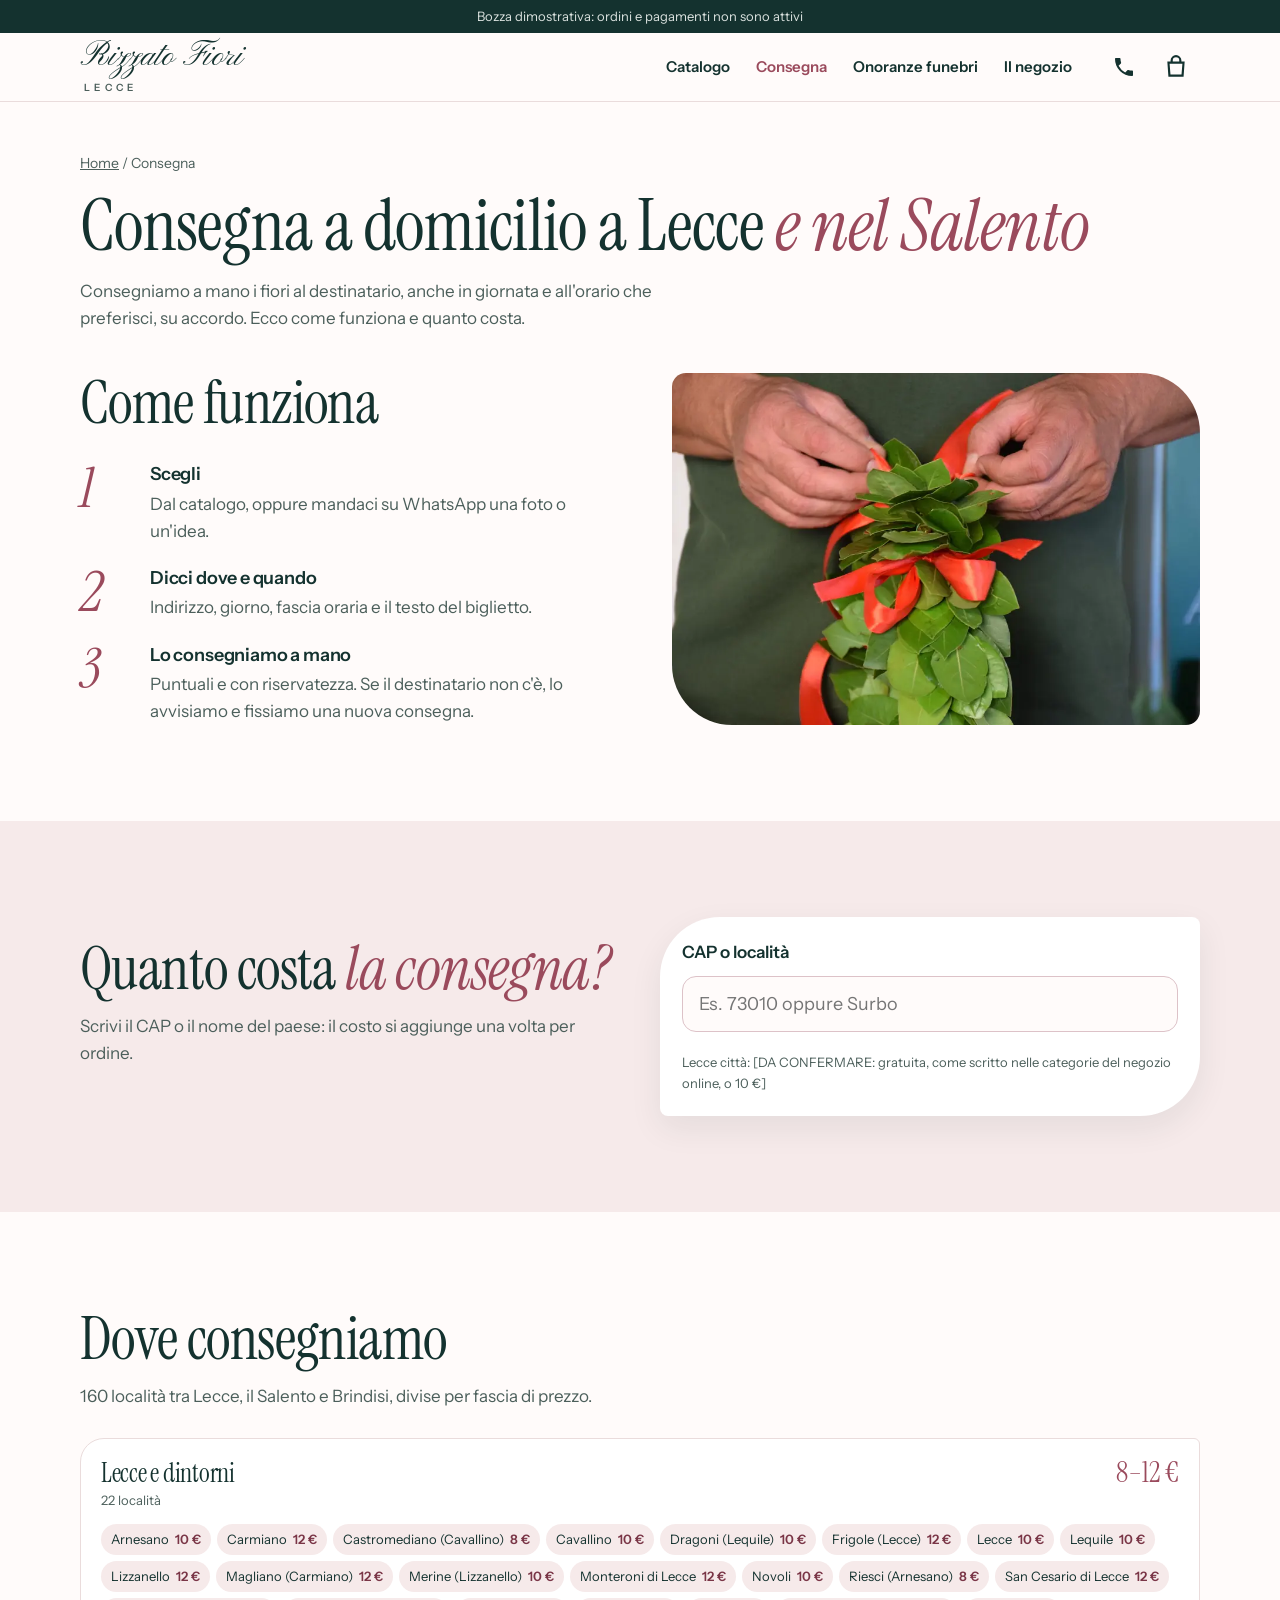
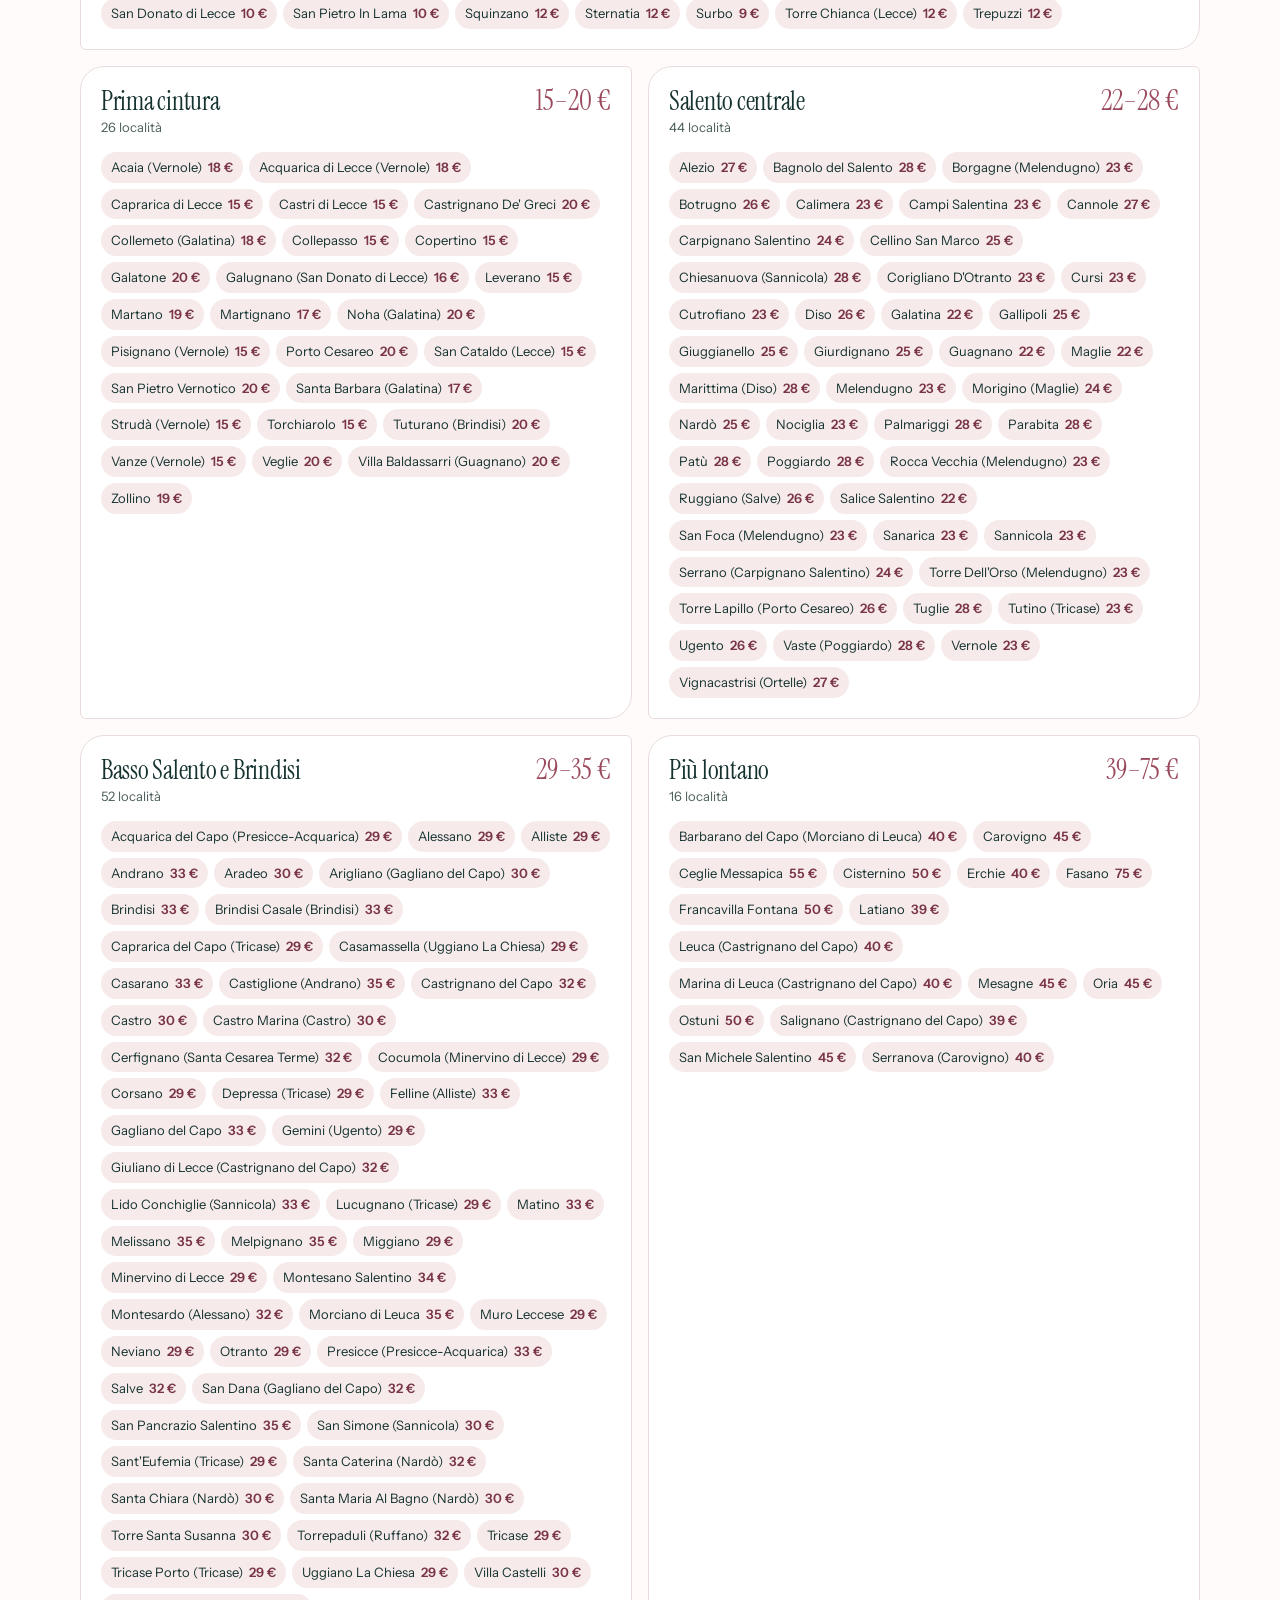
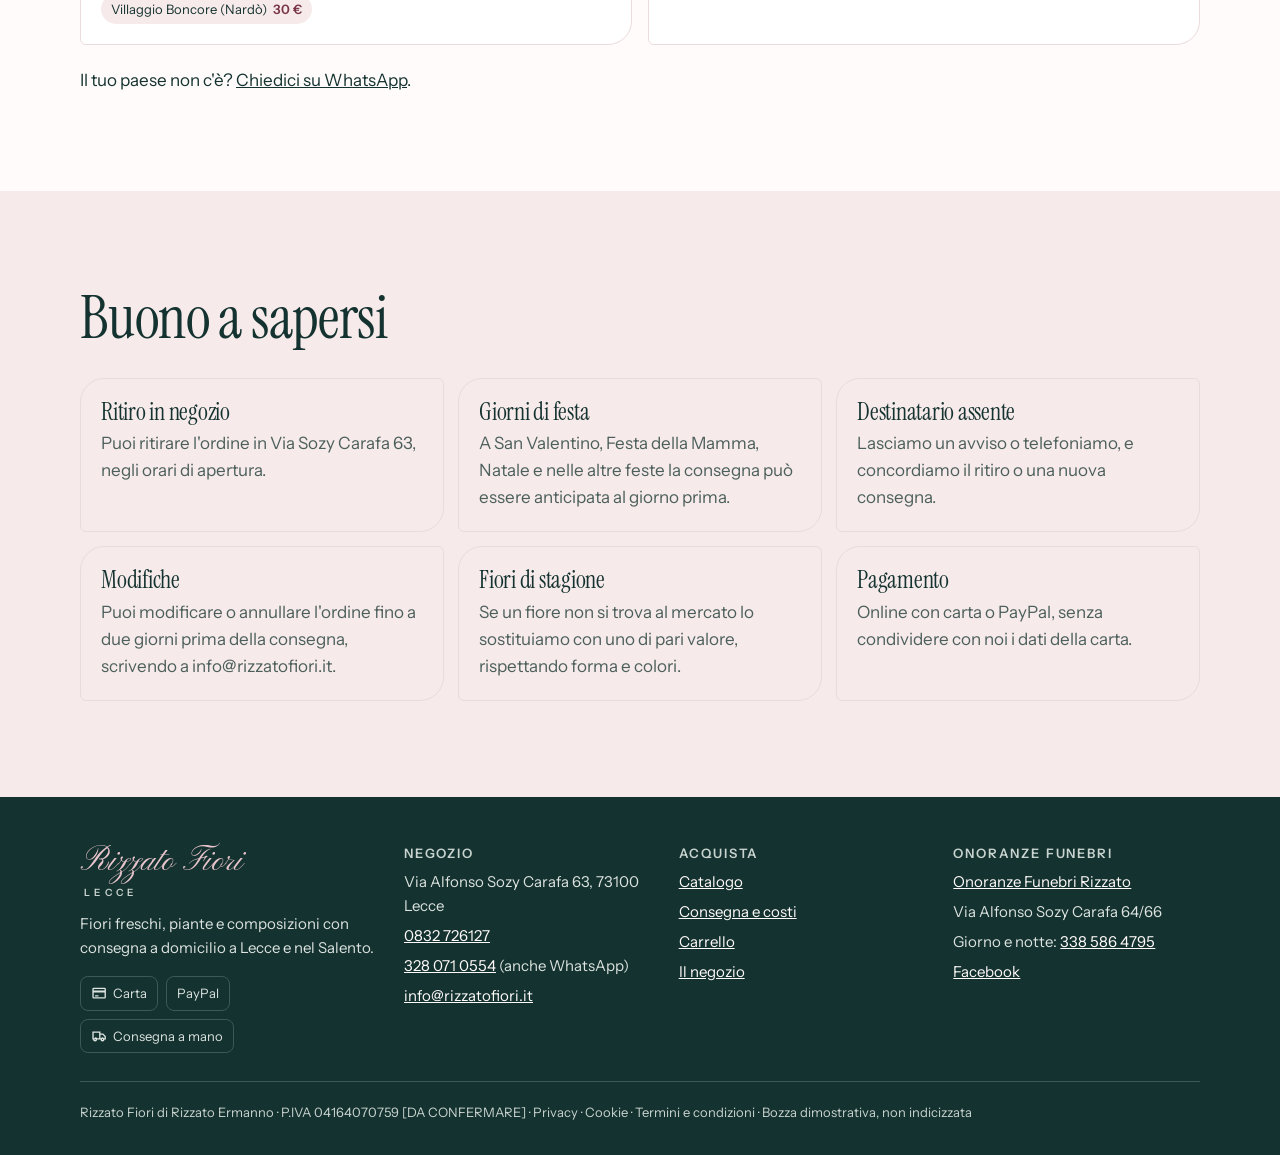
<file: consegna.html>
<!doctype html>
<html lang="it"><head>
<meta charset="utf-8"><meta name="viewport" content="width=device-width,initial-scale=1">
<title>Consegna fiori a domicilio a Lecce e provincia | Rizzato Fiori</title>
<meta name="description" content="Consegna a mano di fiori e piante a Lecce e in 160 località del Salento, anche in giornata. Costi per località, ritiro in negozio, modifiche.">
<meta name="robots" content="noindex,nofollow">
<meta name="theme-color" content="#FFFBFA">
<link rel="canonical" href="https://fraspin02.github.io/rizzato-fiori-bozza/consegna.html">
<meta property="og:type" content="website"><meta property="og:locale" content="it_IT"><meta property="og:site_name" content="Rizzato Fiori">
<meta property="og:title" content="Consegna fiori a domicilio a Lecce e provincia | Rizzato Fiori"><meta property="og:description" content="Consegna a mano di fiori e piante a Lecce e in 160 località del Salento, anche in giornata. Costi per località, ritiro in negozio, modifiche.">
<meta property="og:url" content="https://fraspin02.github.io/rizzato-fiori-bozza/consegna.html"><meta property="og:image" content="https://fraspin02.github.io/rizzato-fiori-bozza/img/anteprima.jpg"><meta property="og:image:width" content="1200"><meta property="og:image:height" content="630">
<link rel="icon" href="favicon.svg" type="image/svg+xml">
<link rel="preload" href="fonts/instrument-serif.woff2" as="font" type="font/woff2" crossorigin><link rel="preload" href="fonts/instrument-serif-italic.woff2" as="font" type="font/woff2" crossorigin><link rel="preload" href="fonts/pinyon-script.woff2" as="font" type="font/woff2" crossorigin>
<style>@font-face{font-family:"Instrument Serif";src:url(fonts/instrument-serif.woff2) format("woff2");font-display:swap}
@font-face{font-family:"Instrument Serif";font-style:italic;src:url(fonts/instrument-serif-italic.woff2) format("woff2");font-display:swap}
@font-face{font-family:"Pinyon Script";src:url(fonts/pinyon-script.woff2) format("woff2");font-display:swap}
@font-face{font-family:"Instrument Sans";src:url(fonts/instrument-sans.woff2) format("woff2");font-weight:400 700;font-display:swap}
:root{
  --latte:#FFFBFA;--velina:#F6EAEA;--pietra:#E9DFD0;--stelo:#14322F;--stelo-2:#4C5F5B;
  --rosa-antico:#9A4A5C;--rosa-antico-scuro:#7A3647;--rosa:#E8C4CC;--wa:#13703B;
  --serif:"Instrument Serif",Georgia,"Times New Roman",serif;
  --sans:"Instrument Sans",system-ui,-apple-system,"Segoe UI",Roboto,sans-serif;
  --p:clamp(56px,14vw,150px);--p-s:clamp(28px,7vw,60px);
  --gutter:clamp(16px,4.5vw,40px);--max:1200px;
}
*,*::before,*::after{box-sizing:border-box}
html{-webkit-text-size-adjust:100%;scroll-behavior:smooth;scroll-padding-top:84px}
body{margin:0;background:var(--latte);color:var(--stelo);font:400 1.0625rem/1.6 var(--sans)}
img{display:block;max-width:100%;height:auto}
a{color:inherit}
h1,h2,h3{font-family:var(--serif);font-weight:400;line-height:1.05;margin:0;letter-spacing:-.01em;text-wrap:balance}
h1 em,h2 em{color:var(--rosa-antico)}
p{margin:0}
.wrap{max-width:var(--max);margin:0 auto;padding:0 var(--gutter)}
.salta{position:absolute;left:-9999px}.salta:focus{left:12px;top:12px;z-index:99;background:var(--stelo);color:#fff;padding:10px 14px}
:focus-visible{outline:3px solid var(--rosa-antico);outline-offset:3px}
.occhiello{font:600 .8125rem/1.3 var(--sans);letter-spacing:.14em;text-transform:uppercase;color:var(--stelo-2)}
.icona{width:1.25em;height:1.25em;flex:none;fill:currentColor}

/* testata */
.testata{position:sticky;top:0;z-index:20;background:rgba(255,251,250,.96);border-bottom:1px solid #EADCDC}
.testata .wrap{display:grid;grid-template-columns:48px 1fr 48px;align-items:center;min-height:68px}
.marchio{justify-self:center;text-decoration:none;text-align:center;line-height:1}
.marchio b{display:block;font:400 2.125rem/1.05 "Pinyon Script",var(--serif);color:var(--stelo);white-space:nowrap}
.marchio b i{font-style:normal}
.marchio small{display:block;margin-top:7px;font:600 .625rem/1 var(--sans);letter-spacing:.42em;padding-left:.42em;color:var(--stelo-2)}
.carrello-testata{justify-self:end;position:relative;display:grid;place-items:center;width:48px;height:48px;color:var(--stelo);text-decoration:none}
.carrello-testata .icona{width:26px;height:26px}
.conta{position:absolute;top:4px;right:2px;min-width:20px;height:20px;padding:0 5px;border-radius:10px;background:var(--rosa-antico);color:#fff;font:600 .75rem/20px var(--sans);text-align:center}
.avviso-bozza{margin:0;background:var(--stelo);color:#DCE3E0;font-size:.8125rem;text-align:center;padding:6px 12px}
.icone-testata{justify-self:end;display:flex;align-items:center;gap:4px}
.tel-icona{display:none;place-items:center;width:48px;height:48px;color:var(--stelo);border-radius:50%}
.tel-icona .icona{width:24px;height:24px}
.tel-icona:hover,.carrello-testata:hover{color:var(--rosa-antico)}
.nav-ampia a[aria-current]{color:var(--rosa-antico)}
.menu{justify-self:start}
.menu summary{list-style:none;cursor:pointer;width:48px;height:48px;display:grid;place-items:center}
.menu summary::-webkit-details-marker{display:none}
.menu summary span{display:block;width:24px;height:2px;background:var(--stelo);box-shadow:0 -7px 0 var(--stelo),0 7px 0 var(--stelo)}
.menu[open] summary span{background:transparent;box-shadow:none}
.menu[open] summary span::before,.menu[open] summary span::after{content:"";display:block;width:24px;height:2px;background:var(--stelo);transform:rotate(45deg)}
.menu[open] summary span::after{transform:translateY(-2px) rotate(-45deg)}
.menu nav{position:fixed;left:0;right:0;top:100px;bottom:0;background:var(--latte);padding:24px var(--gutter);display:flex;flex-direction:column;gap:4px;overflow:auto}
.menu nav a{font:400 2.25rem/1.2 var(--serif);text-decoration:none;padding:8px 0;border-bottom:1px solid #EADCDC}
.menu nav a.btn{margin-top:14px;font:600 1rem/1 var(--sans)}
.menu nav a.btn-wa{border:0}
.nav-ampia{display:none}

/* pulsanti */
.btn{display:inline-flex;align-items:center;justify-content:center;gap:10px;min-height:52px;padding:0 22px;border-radius:20px 6px 20px 6px;font:600 1rem/1.1 var(--sans);text-decoration:none;border:2px solid transparent;transition:background-color .2s,color .2s,transform .2s}
.btn:active{transform:translateY(1px)}
.btn-wa{background:var(--wa);color:#fff}
.btn-wa:hover{background:#0c5c2f}
.btn-pieno{background:var(--rosa-antico);color:#fff}
.btn-pieno:hover{background:var(--rosa-antico-scuro)}
.btn-vuoto{border-color:var(--stelo);color:var(--stelo);background:transparent}
.btn-vuoto:hover{background:var(--stelo);color:var(--latte)}
.azioni{display:flex;flex-wrap:wrap;gap:12px}
.azioni .btn{flex:1 1 220px}

/* hero */
.hero{padding:14px 0 8px}
.hero .wrap{display:grid;gap:18px}
.hero h1{font-size:clamp(2.6rem,10.5vw,5.25rem);margin:8px 0 14px}
.hero h1 em{display:block}
.hero .sotto{font-size:1.125rem;max-width:34em;color:var(--stelo-2);margin-bottom:24px}
.fiducia{display:flex;flex-wrap:wrap;gap:8px 18px;margin-top:20px;font-size:.9375rem;color:var(--stelo-2)}
.fiducia span{display:inline-flex;align-items:center;gap:6px}
.fiducia .stelle{color:var(--rosa-antico);font-weight:600}
.foto-hero{position:relative;order:-1}
.foto-hero img{width:100%;aspect-ratio:5/4;object-fit:cover;object-position:50% 35%;border-radius:var(--p) 14px var(--p) 14px}
.foto-hero figcaption{position:absolute;right:12px;bottom:12px;background:rgba(20,50,47,.86);color:var(--latte);font-size:.8125rem;padding:6px 12px;border-radius:12px 3px 12px 3px}

/* sezioni */
.sez{padding:64px 0}
.sez-testa{display:grid;gap:12px;margin-bottom:28px;max-width:40em}
.sez-testa h2{font-size:clamp(2.25rem,8vw,3.75rem)}
.sez-testa p{color:var(--stelo-2)}
.velina{background:var(--velina)}

/* occasioni */
.occasioni{display:grid;grid-template-columns:1fr 1fr;gap:20px 14px;list-style:none;margin:0;padding:0}
.occasioni a{display:block;text-decoration:none}
.occasioni img{width:100%;aspect-ratio:4/5;object-fit:cover;border-radius:var(--p-s) 8px var(--p-s) 8px;transition:transform .35s}
.occasioni a:hover img{transform:scale(1.02)}
.occasioni h3{font-size:1.75rem;margin:10px 0 2px}
.occasioni p{font-size:.9375rem;color:var(--stelo-2);line-height:1.4}
.cordoglio-ingresso{margin-top:28px;display:grid;grid-template-columns:96px 1fr;gap:16px;align-items:center;padding:16px;background:var(--stelo);color:var(--latte);border-radius:28px 6px 28px 6px;text-decoration:none}
.cordoglio-ingresso img{width:96px;height:120px;object-fit:cover;border-radius:20px 4px 20px 4px}
.cordoglio-ingresso h3{font-size:1.75rem}
.cordoglio-ingresso p{color:#C9D3CF;font-size:.9375rem;line-height:1.4;margin-top:4px}
.cordoglio-ingresso u{text-decoration:none;color:var(--pietra);font-weight:600;display:inline-block;margin-top:6px}

/* prodotti */
.prodotti{display:grid;grid-template-columns:repeat(2,minmax(0,1fr));gap:28px 14px;list-style:none;margin:0;padding:0}
.prodotto{display:flex;flex-direction:column}
.prodotto .foto{position:relative;margin-bottom:12px}
.prodotto img{width:100%;aspect-ratio:31/40;object-fit:cover;background:#fff;border-radius:var(--p-s) 8px var(--p-s) 8px}
.prodotto.serie img{object-fit:contain;padding:6%;border:1px solid #EADCDC}
.nastro{position:absolute;left:-6px;bottom:14px;background:var(--rosa-antico);color:#fff;font:600 .9375rem/1 var(--sans);padding:8px 22px 8px 12px;clip-path:polygon(0 0,100% 0,calc(100% - 10px) 50%,100% 100%,0 100%)}
.nastro small{font-weight:400;font-size:.75rem;margin-right:3px}
.prodotto h3{font:600 1rem/1.3 var(--sans);letter-spacing:0}
.prodotto h3 a{text-decoration:none}
.prodotto h3 a:hover{color:var(--rosa-antico)}
.prodotto .foto{display:block}
.card-azioni{display:grid;grid-template-columns:minmax(0,1fr);gap:8px;margin-top:12px}
.card-azioni .btn-vuoto{display:none}
.card-azioni .btn{margin-top:0;min-height:44px;padding:0 8px}
.prodotto.sobrio .prezzo-sobrio{color:var(--stelo-2);font-size:.9375rem;margin-top:4px}
.prodotto .btn{min-height:44px;font-size:.875rem;padding:0 12px;width:100%;margin-top:12px}
.prodotto .spazio{flex:1}
.altro{margin-top:36px}

/* consegna */
.consegna{display:grid;gap:32px}
.passi{list-style:none;margin:0;padding:0;display:grid;gap:22px;counter-reset:p}
.passi li{display:grid;grid-template-columns:56px 1fr;gap:4px 14px;counter-increment:p}
.passi li::before{content:counter(p);grid-row:span 2;font:italic 400 3.5rem/.9 var(--serif);color:var(--rosa-antico)}
.passi h3{font:600 1.125rem/1.3 var(--sans)}
.passi p{color:var(--stelo-2)}
.nota{margin-top:24px;padding:16px 18px;border-left:3px solid var(--rosa-antico);background:var(--latte);font-size:.9375rem;border-radius:0 14px 14px 0}
.consegna figure{margin:0}
.consegna figure img{width:100%;aspect-ratio:3/2;object-fit:cover;border-radius:14px var(--p-s) 14px var(--p-s)}
.consegna figcaption{font-size:.875rem;color:var(--stelo-2);margin-top:8px}

/* onoranze: sobrio */
.onoranze{background:var(--stelo);color:var(--latte)}
.onoranze .occhiello{color:#C9D3CF}
.onoranze .sez-testa p{color:#DCE3E0}
.onoranze-griglia{display:grid;gap:28px}
.recapito{padding:24px;border:1px solid #3c5955;border-radius:28px 6px 28px 6px}
.recapito p{color:#C9D3CF}
.recapito .numero{display:block;margin:6px 0 4px;font:400 clamp(2.25rem,9vw,3rem)/1.1 var(--serif);color:var(--latte);text-decoration:none}
.btn-pietra{background:var(--pietra);color:var(--stelo);margin-top:18px;width:100%}
.btn-pietra:hover{background:#fff}
.onoranze blockquote{margin:0;font:italic 400 1.5rem/1.35 var(--serif);color:var(--latte)}
.onoranze cite{display:block;margin-top:10px;font:400 .875rem/1.4 var(--sans);font-style:normal;color:#C9D3CF}
.link-chiaro{color:var(--pietra);font-weight:600}

/* recensioni */
.voto{display:flex;align-items:baseline;gap:10px;margin-bottom:24px}
.voto b{font:400 4rem/1 var(--serif);color:var(--rosa-antico)}
.recensioni{list-style:none;margin:0;padding:0;display:grid;gap:16px}
.recensioni li{background:var(--latte);padding:22px;border-radius:24px 6px 24px 6px}
.recensioni q{display:block;font:italic 400 1.375rem/1.35 var(--serif);quotes:"“" "”"}
.recensioni span{display:block;margin-top:10px;font-size:.875rem;color:var(--stelo-2)}

/* dove */
.dove{display:grid;gap:28px}
.dove img{width:100%;border-radius:14px var(--p-s) 14px var(--p-s)}
.orari{width:100%;border-collapse:collapse;margin:18px 0 22px;font-size:.9375rem}
.orari th,.orari td{text-align:left;padding:9px 0;border-bottom:1px solid #E6DADA;font-weight:400;vertical-align:top}
.orari th{width:44%;font-weight:600}
.indirizzo{font:400 1.75rem/1.2 var(--serif)}

/* piede */
.piede{background:var(--stelo);color:#DCE3E0;padding:48px 0 32px;font-size:.9375rem}
.piede .wrap{display:grid;gap:28px}
.piede .marchio{justify-self:start;text-align:left}
.piede .marchio b{color:var(--rosa)}.piede .marchio b i{color:var(--rosa)}.piede .marchio small{color:#C9D3CF}
.piede h2{font:600 .8125rem/1.3 var(--sans);letter-spacing:.14em;text-transform:uppercase;color:#C9D3CF;margin-bottom:8px}
.piede a{color:var(--latte)}
.piede ul{list-style:none;margin:0;padding:0;display:grid;gap:6px}
.piede .legale{border-top:1px solid #3c5955;padding-top:20px;font-size:.8125rem;color:#C9D3CF}

/* vantaggi */
.vantaggi{list-style:none;margin:20px 0 0;padding:16px 0;display:grid;gap:12px;border-top:1px solid #EADCDC;border-bottom:1px solid #EADCDC}
.vantaggi li{display:flex;gap:12px;align-items:center;font-size:.9375rem;color:var(--stelo-2)}
.vantaggi .icona{width:28px;height:28px;color:var(--rosa-antico)}
.vantaggi b{display:block;color:var(--stelo)}
.sez-testa.riga{max-width:none}
.link-freccia{font-weight:600;color:var(--rosa-antico)}
.briciole{font-size:.875rem;color:var(--stelo-2);padding:18px 0 4px}
.briciole a{color:var(--stelo-2)}
.briciole.chiara,.briciole.chiara a{color:#C9D3CF}
.titolo-pagina{font-size:clamp(2.5rem,9vw,4rem);margin:8px 0 24px}

/* catalogo */
.cat-testa{padding:32px 0 8px}
.cat-testa h1{font-size:clamp(2.75rem,10vw,4.5rem);margin:10px 0 14px}
.cat-testa p{color:var(--stelo-2);max-width:38em}
.barra-cat{position:sticky;top:68px;z-index:10;background:rgba(255,251,250,.97);border-bottom:1px solid #EADCDC}
.barra-cat .wrap{display:grid;grid-template-columns:minmax(0,1fr);gap:8px;padding-top:10px;padding-bottom:10px}
.chips{min-width:0;display:flex;gap:8px;overflow-x:auto;scrollbar-width:none;margin:0 calc(var(--gutter)*-1);padding:2px var(--gutter)}
.chip{flex:none;min-height:44px;padding:0 16px;border:1.5px solid #DDC2C8;border-radius:16px 4px 16px 4px;background:transparent;color:var(--stelo);font:600 .9375rem/1 var(--sans);cursor:pointer;white-space:nowrap}
.chip[aria-pressed=true]{background:var(--stelo);border-color:var(--stelo);color:var(--latte)}
.ordina{display:flex;justify-content:space-between;align-items:center;font-size:.875rem;color:var(--stelo-2)}
.ordina select{margin-left:6px;min-height:40px;border:1px solid #DDC2C8;border-radius:10px;background:var(--latte);color:var(--stelo);font:inherit;padding:0 8px}
.nota-cordoglio{margin-top:28px;padding:16px 18px;background:var(--stelo);color:var(--latte);border-radius:14px}
.nota-cordoglio a{color:var(--pietra)}
.gruppo{padding:28px 0 8px}
.gruppo .sez-testa{margin-bottom:22px}
.gruppo .sez-testa h2{font-size:clamp(2rem,7vw,3rem)}
.gruppo-cordoglio{background:var(--stelo);color:var(--latte);margin-top:44px;padding-bottom:48px}
.gruppo-cordoglio .sez-testa p{color:#DCE3E0}
.gruppo-cordoglio .prodotto h3{color:var(--latte)}
.gruppo-cordoglio .prezzo-sobrio{color:#C9D3CF;font-size:.9375rem;margin-top:4px}
.gruppo-cordoglio .prodotto.serie img{border-color:#3c5955}
.chiusura{padding:56px 0 64px}
.chiusura .box{background:var(--velina);padding:28px;border-radius:var(--p-s) 8px var(--p-s) 8px;display:grid;gap:16px}
.chiusura h2{font-size:clamp(2rem,7vw,3rem)}

/* scheda */
.scheda{display:grid;gap:24px;padding:8px 0 40px}
.scheda-foto{position:relative;margin:0;width:100%;max-width:480px;justify-self:center}
.scheda-foto img{width:100%;aspect-ratio:31/40;object-fit:cover;background:#fff;border-radius:var(--p) 14px var(--p) 14px}
.scheda-foto.serie img{object-fit:contain;padding:8%;border:1px solid #EADCDC}
.scheda-foto .nastro{bottom:28px;font-size:1.125rem;padding:10px 26px 10px 14px}
.scheda-info h1{font-size:clamp(2.25rem,8vw,3.5rem);margin:6px 0 10px}
.scheda-prezzo{display:flex;align-items:baseline;gap:10px;font:400 2rem/1 var(--serif);color:var(--rosa-antico)}
.scheda-prezzo small{font:400 .8125rem/1 var(--sans);color:var(--stelo-2)}
.scheda-desc{margin:16px 0 8px;color:var(--stelo-2);display:grid;gap:6px}
.scheda-form{display:grid;gap:18px;margin-top:18px}
.misure{border:0;padding:0;margin:0;display:flex;flex-wrap:wrap;gap:10px}
.misure legend,.campo label,.fascia-oraria legend{font-weight:600;font-size:.9375rem;margin-bottom:8px;padding:0}
.campo label span{font-weight:400;color:var(--stelo-2)}
.misura{position:relative;cursor:pointer}
.misura input{position:absolute;opacity:0}
.misura span{display:grid;gap:2px;min-width:132px;padding:12px 16px;border:1.5px solid #DDC2C8;border-radius:18px 5px 18px 5px;font-size:.9375rem}
.misura input:checked+span{border-color:var(--rosa-antico);box-shadow:inset 0 0 0 1px var(--rosa-antico);background:var(--velina)}
.misura input:focus-visible+span{outline:3px solid var(--rosa-antico);outline-offset:2px}
.campo{display:grid}
.campo-riga{display:grid;gap:18px}
.campo input,.campo select,.campo textarea{width:100%;min-height:48px;padding:10px 12px;border:1.5px solid #DDC2C8;border-radius:12px;background:#fff;color:var(--stelo);font:inherit}
.campo small{margin-top:6px;color:var(--stelo-2);font-size:.8125rem}
.qta{display:inline-grid;grid-template-columns:48px 64px 48px;border:1.5px solid #DDC2C8;border-radius:12px;overflow:hidden;width:max-content}
.qta button{border:0;background:var(--velina);color:var(--stelo);font-size:1.25rem;cursor:pointer;min-height:46px}
.campo .qta input{border:0;border-radius:0;text-align:center;min-height:46px;padding:0}
.qta.piccola{grid-template-columns:40px 40px 40px;margin-top:8px}
.qta.piccola span{display:grid;place-items:center;font-weight:600}
.scheda-azioni{display:grid;gap:10px}
.btn-scuro{background:var(--stelo);color:var(--latte)}
.garanzie{list-style:none;margin:22px 0 0;padding:0;display:grid;gap:10px;font-size:.9375rem;color:var(--stelo-2)}
.garanzie li{display:flex;gap:10px;align-items:flex-start}
.garanzie .icona{color:var(--rosa-antico);margin-top:2px}
.garanzie.piccole{font-size:.875rem;margin-top:16px}
.info{margin-top:20px;border-top:1px solid #EADCDC;padding-top:14px}
.info summary{cursor:pointer;font-weight:600;min-height:44px;display:flex;align-items:center}
.info p{color:var(--stelo-2);font-size:.9375rem}
.correlati{padding:24px 0 64px;border-top:1px solid #EADCDC}
.correlati h2{font-size:clamp(1.75rem,6vw,2.5rem);margin-bottom:22px}
.scheda-sobria .scheda-prezzo{color:var(--stelo);font-size:1.5rem}

/* carrello */
.carrello{display:grid;gap:28px;padding-bottom:64px}
.righe{list-style:none;margin:0;padding:0;display:grid;gap:14px}
.riga-carrello{display:grid;grid-template-columns:72px 1fr auto;gap:14px;align-items:start;padding:14px;background:#fff;border:1px solid #EADCDC;border-radius:20px 6px 20px 6px}
.riga-carrello img{width:72px;height:93px;object-fit:cover;border-radius:14px 4px 14px 4px}
.riga-carrello h3{font:600 1rem/1.3 var(--sans)}
.riga-carrello h3 a{text-decoration:none}
.riga-carrello p{font-size:.875rem;color:var(--stelo-2)}
.riga-prezzo{display:grid;justify-items:end;gap:6px}
.togli{border:0;background:none;color:var(--stelo-2);text-decoration:underline;cursor:pointer;font:inherit;font-size:.8125rem;min-height:32px}
.vuoto{display:grid;gap:16px;justify-items:start;padding:24px 0}
.consegna-form{display:grid;gap:18px;margin-top:28px}
.consegna-form h2{font-size:1.75rem;margin-top:8px}
.fascia-oraria{border:0;padding:0;margin:0;display:flex;flex-wrap:wrap;gap:8px 18px}
.fascia-oraria legend{width:100%}
.fascia-oraria label{display:flex;align-items:center;gap:8px;min-height:44px}
.riepilogo{align-self:start;padding:22px;background:var(--velina);border-radius:var(--p-s) 8px var(--p-s) 8px;display:grid;gap:12px}
.riepilogo h2{font-size:1.75rem}
.riepilogo dl{display:grid;grid-template-columns:1fr auto;gap:8px;margin:0 0 6px}
.riepilogo dd{margin:0;text-align:right}
.riepilogo .tot{font-weight:600;font-size:1.125rem;border-top:1px solid #DDC2C8;padding-top:10px}
.nota-bozza{font-size:.875rem;background:#fff;padding:10px 12px;border-radius:10px}

/* consegna, onoranze, negozio */
/* consegna o ritiro, CAP */
.modi{border:0;padding:0;margin:0;display:grid;gap:10px}
.modo{position:relative;cursor:pointer}
.modo input{position:absolute;opacity:0}
.modo span{display:grid;grid-template-columns:28px 1fr;column-gap:12px;padding:14px 16px;border:1.5px solid #DDC2C8;border-radius:20px 6px 20px 6px;background:#fff;font-size:.875rem;color:var(--stelo-2)}
.modo .icona{grid-row:span 2;width:26px;height:26px;color:var(--rosa-antico);align-self:center}
.modo b{color:var(--stelo);font-size:1rem}
.modo input:checked+span{border-color:var(--rosa-antico);box-shadow:inset 0 0 0 1px var(--rosa-antico);background:var(--velina)}
.modo input:focus-visible+span{outline:3px solid var(--rosa-antico);outline-offset:2px}
.blocco-domicilio{border:0;padding:0;margin:0;display:grid;gap:18px}
.cap-riga{grid-template-columns:120px 1fr}
.esito-cap{margin:-6px 0 0;font-size:.9375rem;min-height:1.4em}
.esito-cap.si{color:var(--wa);font-weight:600}
.esito-cap.no{color:var(--rosa-antico-scuro)}
.calcola{display:grid;gap:8px}
.calcola-box{background:#fff;border-radius:var(--p-s) 8px var(--p-s) 8px;padding:22px;box-shadow:0 12px 32px rgba(20,50,47,.08);display:grid;gap:10px}
.calcola-box label{font-weight:600}
.calcola-box input{min-height:56px;padding:12px 16px;border:1.5px solid #DDC2C8;border-radius:14px;font:inherit;font-size:1.125rem;background:var(--latte);color:var(--stelo)}
.risultati{list-style:none;margin:0;padding:0;display:grid;gap:8px}
.risultati li{display:flex;justify-content:space-between;align-items:center;gap:12px;padding:12px 16px;background:var(--velina);border-radius:14px 4px 14px 4px}
.risultati li span{display:grid;font-size:.8125rem;color:var(--stelo-2)}
.risultati li b{font-size:1rem;color:var(--stelo)}
.risultati strong{font:400 1.75rem/1 var(--serif);color:var(--rosa-antico)}
.risultati .nessuno{display:block;background:transparent;padding:4px 0;font-size:.9375rem}
.calcola-nota{font-size:.8125rem;color:var(--stelo-2)}
.fasce{list-style:none;margin:0;padding:0;display:grid;gap:16px}
.fascia{padding:20px;border:1px solid #EADCDC;border-radius:24px 6px 24px 6px;background:#fff}
.fascia-testa{display:grid;grid-template-columns:1fr auto;align-items:baseline;gap:2px 12px;margin-bottom:14px}
.fascia-testa h3{font-size:1.625rem}
.fascia-prezzo{font:400 1.75rem/1 var(--serif);color:var(--rosa-antico);grid-row:span 2}
.fascia-conta{font-size:.8125rem;color:var(--stelo-2)}
.paesi{list-style:none;margin:0;padding:0;display:flex;flex-wrap:wrap;gap:6px}
.paesi li{display:inline-flex;gap:6px;align-items:baseline;padding:5px 10px;border-radius:999px;background:var(--velina);font-size:.8125rem}
.paesi b{font-weight:600;color:var(--rosa-antico-scuro)}
.buono{list-style:none;margin:0;padding:0;display:grid;gap:14px}
.buono li{padding:20px;border:1px solid #EADCDC;border-radius:24px 6px 24px 6px}
.buono h3{font-size:1.5rem;margin-bottom:6px}
.buono p{color:var(--stelo-2)}
.onoranze-testa{padding:8px 0 56px}
.onoranze-testa h1{font-size:clamp(2.5rem,9vw,4.25rem);color:var(--latte);margin:10px 0 14px}
.onoranze-testa .sotto{color:#DCE3E0;font-size:1.125rem;max-width:34em}
.galleria{display:grid;grid-template-columns:1fr 1fr;gap:12px}
.galleria img{width:100%;aspect-ratio:4/5;object-fit:cover;border-radius:var(--p-s) 8px var(--p-s) 8px}
.galleria img:first-child{grid-column:1/-1;aspect-ratio:5/4}
.contatti{list-style:none;padding:0;margin:0 0 22px;display:grid;gap:8px}
.contatti li{display:flex;gap:10px;align-items:center}
.didascalia{font-size:.875rem;color:var(--stelo-2);margin-top:8px}
.piede .pagamenti{list-style:none;padding:0;margin:16px 0 0;display:flex;flex-wrap:wrap;gap:8px}
.pagamenti li{display:inline-flex;gap:6px;align-items:center;font-size:.8125rem;padding:6px 10px;border:1px solid #3c5955;border-radius:8px}
.avviso{position:fixed;left:16px;right:16px;bottom:16px;z-index:50;max-width:480px;margin:0 auto;background:var(--stelo);color:var(--latte);padding:14px 18px;border-radius:18px 5px 18px 5px;box-shadow:0 10px 30px rgba(20,50,47,.25)}
.avviso a{color:var(--rosa);font-weight:600}
[hidden]{display:none!important}

@media (min-width:700px){
  .vantaggi{grid-template-columns:repeat(3,1fr)}
  .campo-riga{grid-template-columns:1fr 1fr}
  .buono{grid-template-columns:1fr 1fr}
  .modi{grid-template-columns:1fr 1fr}
  .calcola{grid-template-columns:1fr 1fr;align-items:center;gap:40px}
  .galleria{grid-template-columns:repeat(3,1fr)}
  .galleria img:first-child{grid-column:auto;aspect-ratio:4/5}
  .occasioni{grid-template-columns:repeat(3,1fr)}
  .prodotti{grid-template-columns:repeat(3,minmax(0,1fr))}
  .recensioni{grid-template-columns:1fr 1fr}
}
@media (min-width:960px){
  .testata .wrap{grid-template-columns:auto 1fr auto;gap:28px}
  .tel-icona{display:grid}
  .menu{display:none}
  .marchio{justify-self:start;text-align:left}
  .nav-ampia{display:flex;align-items:center;justify-content:flex-end;gap:26px}
  .nav-ampia a{text-decoration:none;font-weight:600;font-size:.9375rem}
  .nav-ampia a:not(.btn):hover{color:var(--rosa-antico)}
  .nav-ampia .btn{min-height:44px;padding:0 18px}
  .hero{padding:48px 0 24px}
  .hero .wrap{grid-template-columns:1.1fr .9fr;align-items:center;gap:56px}
  .foto-hero{order:0}
  .foto-hero img{aspect-ratio:4/5}
  .sez{padding:96px 0}
  .prodotti{grid-template-columns:repeat(4,minmax(0,1fr));gap:36px 22px}
  .card-azioni{grid-template-columns:1fr 1.3fr}
  .card-azioni .btn-vuoto{display:inline-flex}
  .consegna{grid-template-columns:1fr 1fr;align-items:center;gap:64px}
  .onoranze-griglia{grid-template-columns:1.2fr 1fr;align-items:start;gap:64px}
  .dove{grid-template-columns:1.1fr .9fr;align-items:center;gap:64px}
  .piede .wrap{grid-template-columns:1.2fr 1fr 1fr 1fr}
  .piede .legale{grid-column:1/-1}
  .chiusura .box{grid-template-columns:1fr auto;align-items:center;padding:40px 48px}
  .sez-testa.riga{display:flex;justify-content:space-between;align-items:flex-end;gap:24px}
  .barra-cat .wrap{grid-template-columns:minmax(0,1fr) auto;align-items:center}
  .chips{margin:0;padding:2px 0;flex-wrap:wrap}
  .ordina{gap:18px}
  .scheda{grid-template-columns:1fr 1fr;gap:56px;align-items:start;padding-top:16px}
  .scheda-foto{position:sticky;top:96px}
  .scheda-azioni{grid-template-columns:1fr 1fr}
  .carrello{grid-template-columns:1fr 360px;gap:48px}
  .riepilogo{position:sticky;top:96px}
  .buono{grid-template-columns:repeat(3,1fr)}
  .fasce{grid-template-columns:1fr 1fr}
  .fascia:first-child{grid-column:1/-1}
  .barra-cat{top:69px}
}
@media (min-width:1100px){.occasioni{grid-template-columns:repeat(6,1fr)}}
@media (prefers-reduced-motion:reduce){*{transition:none!important;scroll-behavior:auto!important}}
</style>
<script src="js/dati.js" defer></script><script src="js/negozio.js" defer></script>
</head><body><svg width="0" height="0" style="position:absolute" aria-hidden="true">
<symbol id="i-wa" viewBox="0 0 24 24"><path d="M12 2a10 10 0 0 0-8.6 15.1L2 22l5-1.3A10 10 0 1 0 12 2Zm0 18.2c-1.5 0-3-.4-4.2-1.2l-.3-.2-3 .8.8-2.9-.2-.3A8.2 8.2 0 1 1 12 20.2Zm4.5-6.1c-.2-.1-1.5-.7-1.7-.8-.2-.1-.4-.1-.6.1l-.8 1c-.1.2-.3.2-.5.1a6.7 6.7 0 0 1-3.3-2.9c-.3-.4.2-.4.7-1.4.1-.2 0-.3 0-.4l-.8-1.8c-.2-.5-.4-.4-.6-.4h-.5c-.2 0-.4.1-.6.3-.2.2-.8.8-.8 2s.8 2.3 1 2.5c.1.2 1.6 2.5 4 3.5 1.5.6 2 .7 2.8.6.4-.1 1.5-.6 1.7-1.2.2-.6.2-1.1.1-1.2l-.5-.2Z"/></symbol>
<symbol id="i-tel" viewBox="0 0 24 24"><path d="M6.6 10.8a15.2 15.2 0 0 0 6.6 6.6l2.2-2.2c.3-.3.7-.4 1-.2 1.1.4 2.3.6 3.6.6.6 0 1 .4 1 1V20c0 .6-.4 1-1 1A17 17 0 0 1 3 4c0-.6.4-1 1-1h3.5c.6 0 1 .4 1 1 0 1.3.2 2.5.6 3.6.1.3 0 .7-.2 1l-2.3 2.2Z"/></symbol>
<symbol id="i-pin" viewBox="0 0 24 24"><path d="M12 2a7 7 0 0 0-7 7c0 5.2 7 13 7 13s7-7.8 7-13a7 7 0 0 0-7-7Zm0 9.5A2.5 2.5 0 1 1 12 6.5a2.5 2.5 0 0 1 0 5Z"/></symbol>
<symbol id="i-borsa" viewBox="0 0 24 24"><path d="M7 7V6a5 5 0 0 1 10 0v1h3l-1 14H5L4 7h3Zm2 0h6V6a3 3 0 0 0-6 0v1Zm-2.9 2 .8 10h10.2l.8-10H6.1Z"/></symbol>
<symbol id="i-camion" viewBox="0 0 24 24"><path d="M2 5h12v3h4l4 4v5h-2a3 3 0 0 1-6 0H9a3 3 0 0 1-6 0H2V5Zm2 2v8h.8a3 3 0 0 1 4.4 0H12V7H4Zm10 3v5h.8a3 3 0 0 1 4.4 0h.8v-2.2L17.2 10H14ZM6 16.2a.8.8 0 1 0 0 1.6.8.8 0 0 0 0-1.6Zm11 0a.8.8 0 1 0 0 1.6.8.8 0 0 0 0-1.6Z"/></symbol>
<symbol id="i-carta" viewBox="0 0 24 24"><path d="M2 6a2 2 0 0 1 2-2h16a2 2 0 0 1 2 2v12a2 2 0 0 1-2 2H4a2 2 0 0 1-2-2V6Zm2 0v2h16V6H4Zm0 5v7h16v-7H4Zm2 4h5v2H6v-2Z"/></symbol>
<symbol id="i-fiore" viewBox="0 0 24 24"><path d="M12 2a3 3 0 0 1 3 3v.3A3 3 0 0 1 19.7 9 3 3 0 0 1 18 14.2 3 3 0 0 1 14 18.6V22h-4v-3.4A3 3 0 0 1 6 14.2 3 3 0 0 1 4.3 9 3 3 0 0 1 9 5.3V5a3 3 0 0 1 3-3Zm0 7.5a2.5 2.5 0 1 0 0 5 2.5 2.5 0 0 0 0-5Z"/></symbol>
</svg><a class="salta" href="#contenuto">Vai al contenuto</a>
<p class="avviso-bozza">Bozza dimostrativa: ordini e pagamenti non sono attivi</p>
<header class="testata"><div class="wrap">
<details class="menu"><summary aria-label="Apri il menu"><span></span></summary><nav aria-label="Menu"><a href="index.html">Home</a><a href="catalogo.html">Catalogo</a><a href="consegna.html" aria-current="page">Consegna</a><a href="onoranze.html">Onoranze funebri</a><a href="negozio.html">Il negozio</a><a class="btn btn-wa" href="https://wa.me/393280710554?text=Buongiorno%2C%20vorrei%20ordinare%20dei%20fiori."><svg class="icona" aria-hidden="true"><use href="#i-wa"/></svg> Ordina su WhatsApp</a><a class="btn btn-vuoto" href="tel:+390832726127"><svg class="icona" aria-hidden="true"><use href="#i-tel"/></svg> 0832 726127</a></nav></details>
<a class="marchio" href="index.html"><b>Rizzato Fiori</b><small>LECCE</small></a>
<nav class="nav-ampia" aria-label="Principale"><a href="catalogo.html">Catalogo</a><a href="consegna.html" aria-current="page">Consegna</a><a href="onoranze.html">Onoranze funebri</a><a href="negozio.html">Il negozio</a></nav>
<div class="icone-testata"><a class="tel-icona" href="tel:+390832726127" aria-label="Chiama il negozio: 0832 726127" title="Chiama 0832 726127"><svg class="icona" aria-hidden="true"><use href="#i-tel"/></svg></a><a class="carrello-testata" href="carrello.html" aria-label="Carrello"><svg class="icona" aria-hidden="true"><use href="#i-borsa"/></svg><span class="conta" data-conta hidden>0</span></a></div>
</div></header>
<main id="contenuto">
<div class="cat-testa"><div class="wrap">
<nav class="briciole" aria-label="Sei qui"><a href="index.html">Home</a> / <span>Consegna</span></nav>
<h1>Consegna a domicilio a Lecce <em>e nel Salento</em></h1>
<p>Consegniamo a mano i fiori al destinatario, anche in giornata e all'orario che preferisci, su accordo. Ecco come funziona e quanto costa.</p></div></div>
<section class="sez" style="padding-top:32px"><div class="wrap consegna">
<div><div class="sez-testa"><h2>Come funziona</h2></div><ol class="passi">
<li><h3>Scegli</h3><p>Dal catalogo, oppure mandaci su WhatsApp una foto o un'idea.</p></li>
<li><h3>Dicci dove e quando</h3><p>Indirizzo, giorno, fascia oraria e il testo del biglietto.</p></li>
<li><h3>Lo consegniamo a mano</h3><p>Puntuali e con riservatezza. Se il destinatario non c'è, lo avvisiamo e fissiamo una nuova consegna.</p></li>
</ol></div>
<figure><img src="img/nastro-480.webp" srcset="img/nastro-480.webp 480w, img/nastro-900.webp 900w" sizes="(min-width:960px) 540px, 92vw" width="480" height="320" alt="Le mani di Ermanno legano un nastro arancio a una coroncina" loading="lazy" decoding="async"></figure>
</div></section>
<section class="sez velina" aria-labelledby="t-costi"><div class="wrap">
<div class="calcola">
<div class="sez-testa"><h2 id="t-costi">Quanto costa <em>la consegna?</em></h2><p>Scrivi il CAP o il nome del paese: il costo si aggiunge una volta per ordine.</p></div>
<div class="calcola-box">
<label for="calc">CAP o località</label>
<input id="calc" type="search" inputmode="search" placeholder="Es. 73010 oppure Surbo" autocomplete="postal-code" data-calcola>
<ul class="risultati" data-risultati aria-live="polite"></ul>
<p class="calcola-nota">Lecce città: [DA CONFERMARE: gratuita, come scritto nelle categorie del negozio online, o 10 €]</p>
</div>
</div>
</div></section>
<section class="sez" aria-labelledby="t-fasce"><div class="wrap">
<div class="sez-testa"><h2 id="t-fasce">Dove consegniamo</h2><p>160 località tra Lecce, il Salento e Brindisi, divise per fascia di prezzo.</p></div>
<ul class="fasce"><li class="fascia"><div class="fascia-testa"><h3>Lecce e dintorni</h3><p class="fascia-prezzo">8–12 €</p><p class="fascia-conta">22 località</p></div><ul class="paesi"><li><span>Arnesano</span><b>10 €</b></li><li><span>Carmiano</span><b>12 €</b></li><li><span>Castromediano (Cavallino)</span><b>8 €</b></li><li><span>Cavallino</span><b>10 €</b></li><li><span>Dragoni (Lequile)</span><b>10 €</b></li><li><span>Frigole (Lecce)</span><b>12 €</b></li><li><span>Lecce</span><b>10 €</b></li><li><span>Lequile</span><b>10 €</b></li><li><span>Lizzanello</span><b>12 €</b></li><li><span>Magliano (Carmiano)</span><b>12 €</b></li><li><span>Merine (Lizzanello)</span><b>10 €</b></li><li><span>Monteroni di Lecce</span><b>12 €</b></li><li><span>Novoli</span><b>10 €</b></li><li><span>Riesci (Arnesano)</span><b>8 €</b></li><li><span>San Cesario di Lecce</span><b>12 €</b></li><li><span>San Donato di Lecce</span><b>10 €</b></li><li><span>San Pietro In Lama</span><b>10 €</b></li><li><span>Squinzano</span><b>12 €</b></li><li><span>Sternatia</span><b>12 €</b></li><li><span>Surbo</span><b>9 €</b></li><li><span>Torre Chianca (Lecce)</span><b>12 €</b></li><li><span>Trepuzzi</span><b>12 €</b></li></ul></li><li class="fascia"><div class="fascia-testa"><h3>Prima cintura</h3><p class="fascia-prezzo">15–20 €</p><p class="fascia-conta">26 località</p></div><ul class="paesi"><li><span>Acaia (Vernole)</span><b>18 €</b></li><li><span>Acquarica di Lecce (Vernole)</span><b>18 €</b></li><li><span>Caprarica di Lecce</span><b>15 €</b></li><li><span>Castri di Lecce</span><b>15 €</b></li><li><span>Castrignano De&#x27; Greci</span><b>20 €</b></li><li><span>Collemeto (Galatina)</span><b>18 €</b></li><li><span>Collepasso</span><b>15 €</b></li><li><span>Copertino</span><b>15 €</b></li><li><span>Galatone</span><b>20 €</b></li><li><span>Galugnano (San Donato di Lecce)</span><b>16 €</b></li><li><span>Leverano</span><b>15 €</b></li><li><span>Martano</span><b>19 €</b></li><li><span>Martignano</span><b>17 €</b></li><li><span>Noha (Galatina)</span><b>20 €</b></li><li><span>Pisignano (Vernole)</span><b>15 €</b></li><li><span>Porto Cesareo</span><b>20 €</b></li><li><span>San Cataldo (Lecce)</span><b>15 €</b></li><li><span>San Pietro Vernotico</span><b>20 €</b></li><li><span>Santa Barbara (Galatina)</span><b>17 €</b></li><li><span>Strudà (Vernole)</span><b>15 €</b></li><li><span>Torchiarolo</span><b>15 €</b></li><li><span>Tuturano (Brindisi)</span><b>20 €</b></li><li><span>Vanze (Vernole)</span><b>15 €</b></li><li><span>Veglie</span><b>20 €</b></li><li><span>Villa Baldassarri (Guagnano)</span><b>20 €</b></li><li><span>Zollino</span><b>19 €</b></li></ul></li><li class="fascia"><div class="fascia-testa"><h3>Salento centrale</h3><p class="fascia-prezzo">22–28 €</p><p class="fascia-conta">44 località</p></div><ul class="paesi"><li><span>Alezio</span><b>27 €</b></li><li><span>Bagnolo del Salento</span><b>28 €</b></li><li><span>Borgagne (Melendugno)</span><b>23 €</b></li><li><span>Botrugno</span><b>26 €</b></li><li><span>Calimera</span><b>23 €</b></li><li><span>Campi Salentina</span><b>23 €</b></li><li><span>Cannole</span><b>27 €</b></li><li><span>Carpignano Salentino</span><b>24 €</b></li><li><span>Cellino San Marco</span><b>25 €</b></li><li><span>Chiesanuova (Sannicola)</span><b>28 €</b></li><li><span>Corigliano D&#x27;Otranto</span><b>23 €</b></li><li><span>Cursi</span><b>23 €</b></li><li><span>Cutrofiano</span><b>23 €</b></li><li><span>Diso</span><b>26 €</b></li><li><span>Galatina</span><b>22 €</b></li><li><span>Gallipoli</span><b>25 €</b></li><li><span>Giuggianello</span><b>25 €</b></li><li><span>Giurdignano</span><b>25 €</b></li><li><span>Guagnano</span><b>22 €</b></li><li><span>Maglie</span><b>22 €</b></li><li><span>Marittima (Diso)</span><b>28 €</b></li><li><span>Melendugno</span><b>23 €</b></li><li><span>Morigino (Maglie)</span><b>24 €</b></li><li><span>Nardò</span><b>25 €</b></li><li><span>Nociglia</span><b>23 €</b></li><li><span>Palmariggi</span><b>28 €</b></li><li><span>Parabita</span><b>28 €</b></li><li><span>Patù</span><b>28 €</b></li><li><span>Poggiardo</span><b>28 €</b></li><li><span>Rocca Vecchia (Melendugno)</span><b>23 €</b></li><li><span>Ruggiano (Salve)</span><b>26 €</b></li><li><span>Salice Salentino</span><b>22 €</b></li><li><span>San Foca (Melendugno)</span><b>23 €</b></li><li><span>Sanarica</span><b>23 €</b></li><li><span>Sannicola</span><b>23 €</b></li><li><span>Serrano (Carpignano Salentino)</span><b>24 €</b></li><li><span>Torre Dell&#x27;Orso (Melendugno)</span><b>23 €</b></li><li><span>Torre Lapillo (Porto Cesareo)</span><b>26 €</b></li><li><span>Tuglie</span><b>28 €</b></li><li><span>Tutino (Tricase)</span><b>23 €</b></li><li><span>Ugento</span><b>26 €</b></li><li><span>Vaste (Poggiardo)</span><b>28 €</b></li><li><span>Vernole</span><b>23 €</b></li><li><span>Vignacastrisi (Ortelle)</span><b>27 €</b></li></ul></li><li class="fascia"><div class="fascia-testa"><h3>Basso Salento e Brindisi</h3><p class="fascia-prezzo">29–35 €</p><p class="fascia-conta">52 località</p></div><ul class="paesi"><li><span>Acquarica del Capo (Presicce-Acquarica)</span><b>29 €</b></li><li><span>Alessano</span><b>29 €</b></li><li><span>Alliste</span><b>29 €</b></li><li><span>Andrano</span><b>33 €</b></li><li><span>Aradeo</span><b>30 €</b></li><li><span>Arigliano (Gagliano del Capo)</span><b>30 €</b></li><li><span>Brindisi</span><b>33 €</b></li><li><span>Brindisi Casale (Brindisi)</span><b>33 €</b></li><li><span>Caprarica del Capo (Tricase)</span><b>29 €</b></li><li><span>Casamassella (Uggiano La Chiesa)</span><b>29 €</b></li><li><span>Casarano</span><b>33 €</b></li><li><span>Castiglione (Andrano)</span><b>35 €</b></li><li><span>Castrignano del Capo</span><b>32 €</b></li><li><span>Castro</span><b>30 €</b></li><li><span>Castro Marina (Castro)</span><b>30 €</b></li><li><span>Cerfignano (Santa Cesarea Terme)</span><b>32 €</b></li><li><span>Cocumola (Minervino di Lecce)</span><b>29 €</b></li><li><span>Corsano</span><b>29 €</b></li><li><span>Depressa (Tricase)</span><b>29 €</b></li><li><span>Felline (Alliste)</span><b>33 €</b></li><li><span>Gagliano del Capo</span><b>33 €</b></li><li><span>Gemini (Ugento)</span><b>29 €</b></li><li><span>Giuliano di Lecce (Castrignano del Capo)</span><b>32 €</b></li><li><span>Lido Conchiglie (Sannicola)</span><b>33 €</b></li><li><span>Lucugnano (Tricase)</span><b>29 €</b></li><li><span>Matino</span><b>33 €</b></li><li><span>Melissano</span><b>35 €</b></li><li><span>Melpignano</span><b>35 €</b></li><li><span>Miggiano</span><b>29 €</b></li><li><span>Minervino di Lecce</span><b>29 €</b></li><li><span>Montesano Salentino</span><b>34 €</b></li><li><span>Montesardo (Alessano)</span><b>32 €</b></li><li><span>Morciano di Leuca</span><b>35 €</b></li><li><span>Muro Leccese</span><b>29 €</b></li><li><span>Neviano</span><b>29 €</b></li><li><span>Otranto</span><b>29 €</b></li><li><span>Presicce (Presicce-Acquarica)</span><b>33 €</b></li><li><span>Salve</span><b>32 €</b></li><li><span>San Dana (Gagliano del Capo)</span><b>32 €</b></li><li><span>San Pancrazio Salentino</span><b>35 €</b></li><li><span>San Simone (Sannicola)</span><b>30 €</b></li><li><span>Sant&#x27;Eufemia (Tricase)</span><b>29 €</b></li><li><span>Santa Caterina (Nardò)</span><b>32 €</b></li><li><span>Santa Chiara (Nardò)</span><b>30 €</b></li><li><span>Santa Maria Al Bagno (Nardò)</span><b>30 €</b></li><li><span>Torre Santa Susanna</span><b>30 €</b></li><li><span>Torrepaduli (Ruffano)</span><b>32 €</b></li><li><span>Tricase</span><b>29 €</b></li><li><span>Tricase Porto (Tricase)</span><b>29 €</b></li><li><span>Uggiano La Chiesa</span><b>29 €</b></li><li><span>Villa Castelli</span><b>30 €</b></li><li><span>Villaggio Boncore (Nardò)</span><b>30 €</b></li></ul></li><li class="fascia"><div class="fascia-testa"><h3>Più lontano</h3><p class="fascia-prezzo">39–75 €</p><p class="fascia-conta">16 località</p></div><ul class="paesi"><li><span>Barbarano del Capo (Morciano di Leuca)</span><b>40 €</b></li><li><span>Carovigno</span><b>45 €</b></li><li><span>Ceglie Messapica</span><b>55 €</b></li><li><span>Cisternino</span><b>50 €</b></li><li><span>Erchie</span><b>40 €</b></li><li><span>Fasano</span><b>75 €</b></li><li><span>Francavilla Fontana</span><b>50 €</b></li><li><span>Latiano</span><b>39 €</b></li><li><span>Leuca (Castrignano del Capo)</span><b>40 €</b></li><li><span>Marina di Leuca (Castrignano del Capo)</span><b>40 €</b></li><li><span>Mesagne</span><b>45 €</b></li><li><span>Oria</span><b>45 €</b></li><li><span>Ostuni</span><b>50 €</b></li><li><span>Salignano (Castrignano del Capo)</span><b>39 €</b></li><li><span>San Michele Salentino</span><b>45 €</b></li><li><span>Serranova (Carovigno)</span><b>40 €</b></li></ul></li></ul>
<p style="margin-top:22px">Il tuo paese non c'è? <a href="https://wa.me/393280710554?text=Buongiorno%2C%20consegnate%20anche%20a%20%E2%80%A6%3F">Chiedici su WhatsApp</a>.</p>
</div></section>
<section class="sez velina" aria-labelledby="t-buono"><div class="wrap">
<div class="sez-testa"><h2 id="t-buono">Buono a sapersi</h2></div>
<ul class="buono">
<li><h3>Ritiro in negozio</h3><p>Puoi ritirare l'ordine in Via Sozy Carafa 63, negli orari di apertura.</p></li>
<li><h3>Giorni di festa</h3><p>A San Valentino, Festa della Mamma, Natale e nelle altre feste la consegna può essere anticipata al giorno prima.</p></li>
<li><h3>Destinatario assente</h3><p>Lasciamo un avviso o telefoniamo, e concordiamo il ritiro o una nuova consegna.</p></li>
<li><h3>Modifiche</h3><p>Puoi modificare o annullare l'ordine fino a due giorni prima della consegna, scrivendo a info@rizzatofiori.it.</p></li>
<li><h3>Fiori di stagione</h3><p>Se un fiore non si trova al mercato lo sostituiamo con uno di pari valore, rispettando forma e colori.</p></li>
<li><h3>Pagamento</h3><p>Online con carta o PayPal, senza condividere con noi i dati della carta.</p></li>
</ul>
</div></section></main>
<footer class="piede"><div class="wrap">
<div><a class="marchio" href="index.html"><b>Rizzato Fiori</b><small>LECCE</small></a><p style="margin-top:14px">Fiori freschi, piante e composizioni con consegna a domicilio a Lecce e nel Salento.</p>
<ul class="pagamenti" aria-label="Pagamenti"><li><svg class="icona" aria-hidden="true"><use href="#i-carta"/></svg> Carta</li><li>PayPal</li><li><svg class="icona" aria-hidden="true"><use href="#i-camion"/></svg> Consegna a mano</li></ul></div>
<div><h2>Negozio</h2><ul><li>Via Alfonso Sozy Carafa 63, 73100 Lecce</li><li><a href="tel:+390832726127">0832 726127</a></li><li><a href="tel:+393280710554">328 071 0554</a> (anche WhatsApp)</li><li><a href="mailto:info@rizzatofiori.it">info@rizzatofiori.it</a></li></ul></div>
<div><h2>Acquista</h2><ul><li><a href="catalogo.html">Catalogo</a></li><li><a href="consegna.html">Consegna e costi</a></li><li><a href="carrello.html">Carrello</a></li><li><a href="negozio.html">Il negozio</a></li></ul></div>
<div><h2>Onoranze funebri</h2><ul><li><a href="onoranze.html">Onoranze Funebri Rizzato</a></li><li>Via Alfonso Sozy Carafa 64/66</li><li>Giorno e notte: <a href="tel:+393385864795">338 586 4795</a></li><li><a href="https://www.facebook.com/consegnafiorilecce/">Facebook</a></li></ul></div>
<p class="legale">Rizzato Fiori di Rizzato Ermanno · P.IVA 04164070759 [DA CONFERMARE] · Privacy · Cookie · Termini e condizioni · Bozza dimostrativa, non indicizzata</p>
</div></footer>
<div class="avviso" role="status" aria-live="polite" hidden></div>
</body></html>
</file>
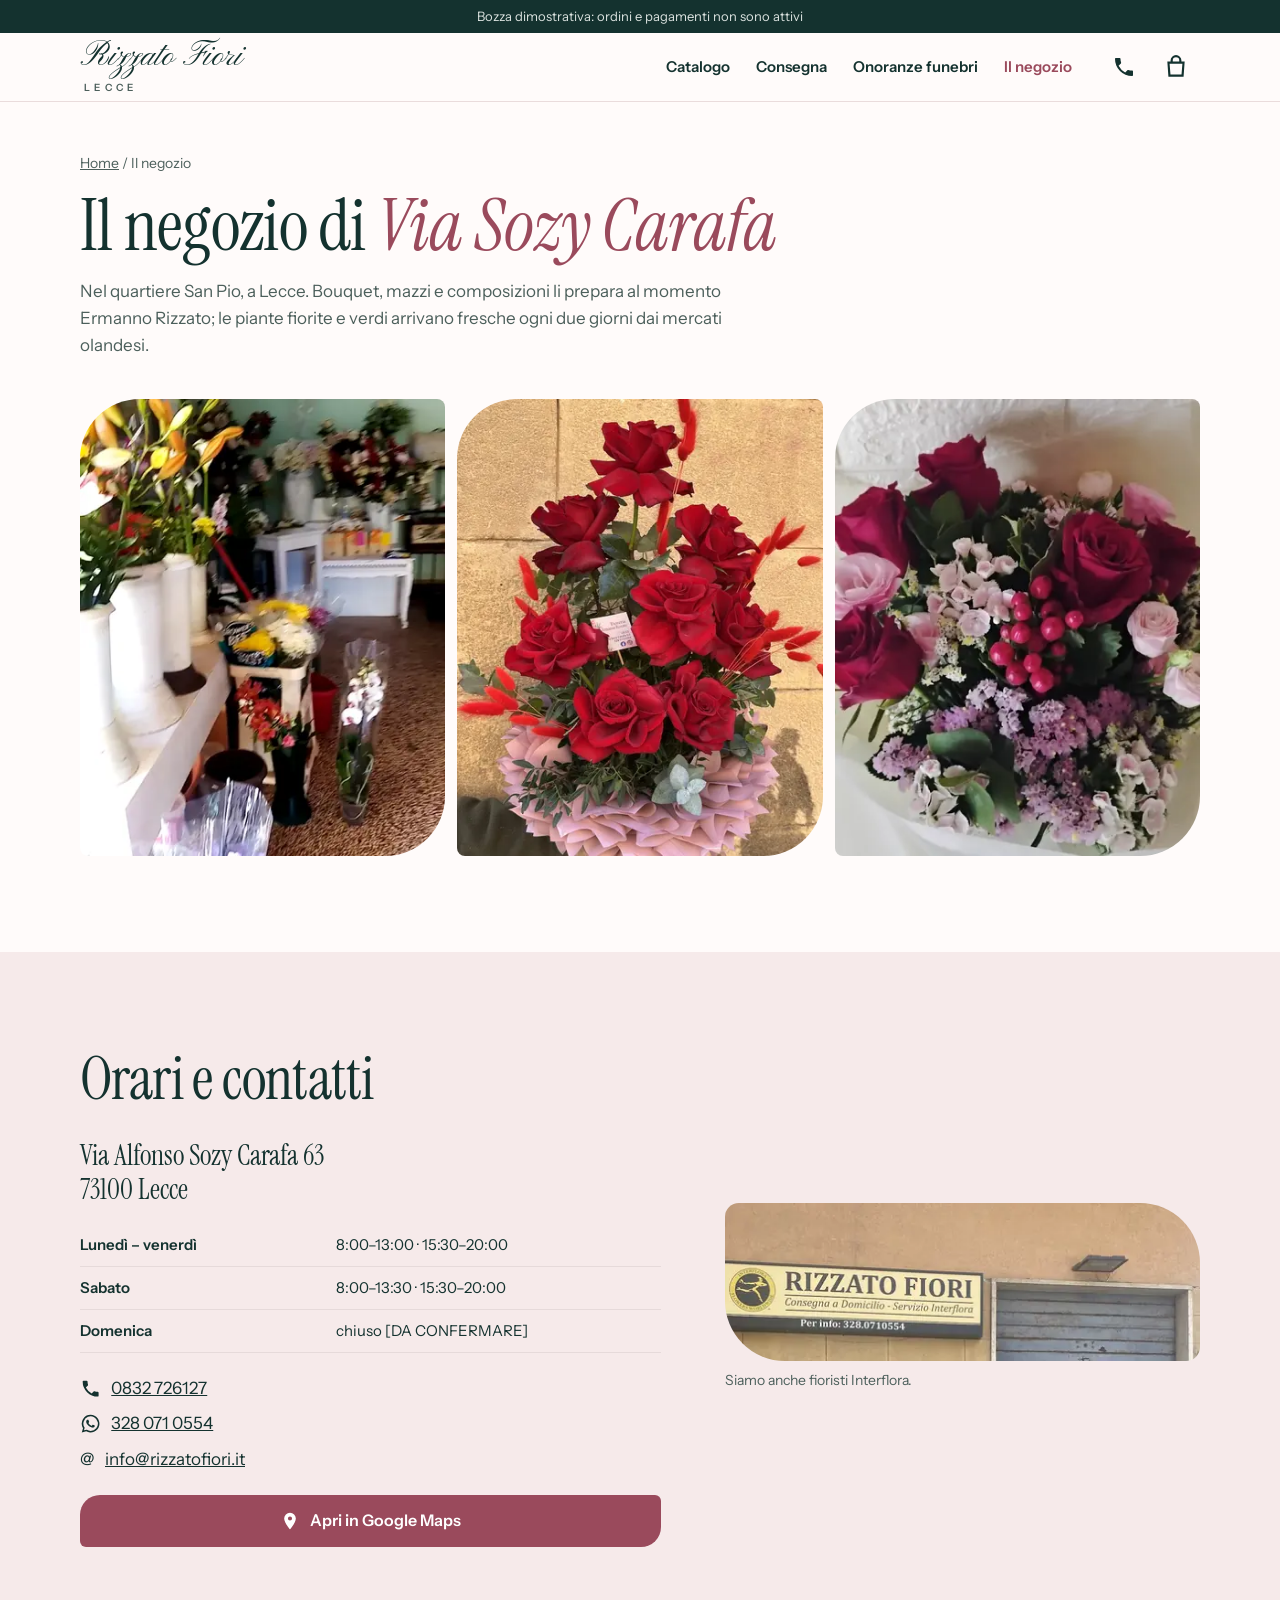
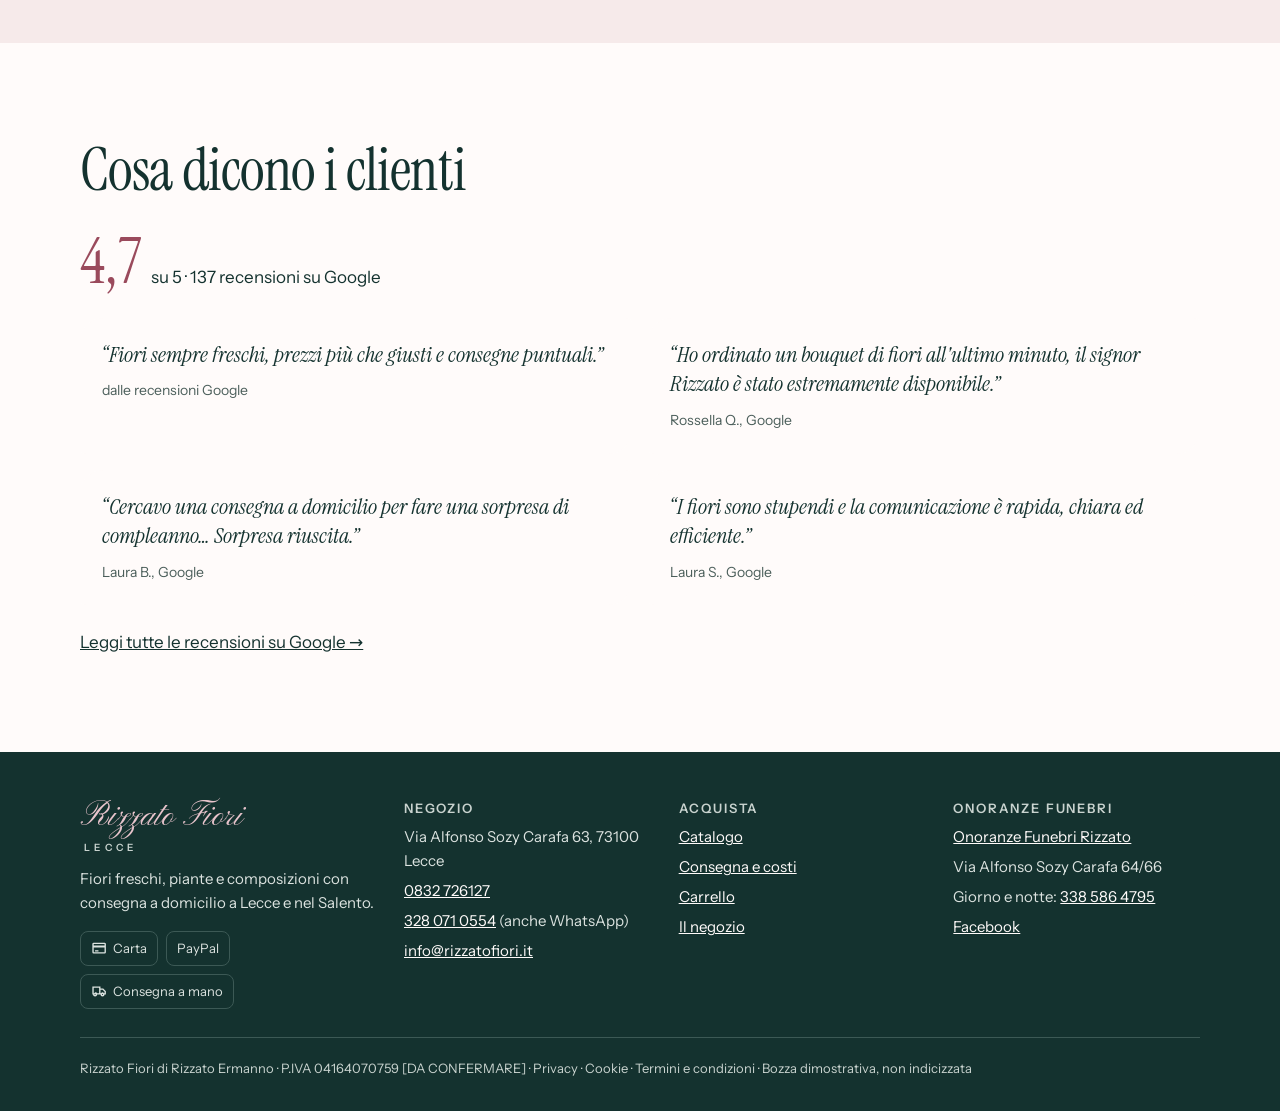
<file: negozio.html>
<!doctype html>
<html lang="it"><head>
<meta charset="utf-8"><meta name="viewport" content="width=device-width,initial-scale=1">
<title>Il negozio di fiori in Via Sozy Carafa, Lecce | Rizzato Fiori</title>
<meta name="description" content="Rizzato Fiori, Via Alfonso Sozy Carafa 63 a Lecce (San Pio): orari, contatti, recensioni. Fioristi Interflora.">
<meta name="robots" content="noindex,nofollow">
<meta name="theme-color" content="#FFFBFA">
<link rel="canonical" href="https://fraspin02.github.io/rizzato-fiori-bozza/negozio.html">
<meta property="og:type" content="website"><meta property="og:locale" content="it_IT"><meta property="og:site_name" content="Rizzato Fiori">
<meta property="og:title" content="Il negozio di fiori in Via Sozy Carafa, Lecce | Rizzato Fiori"><meta property="og:description" content="Rizzato Fiori, Via Alfonso Sozy Carafa 63 a Lecce (San Pio): orari, contatti, recensioni. Fioristi Interflora.">
<meta property="og:url" content="https://fraspin02.github.io/rizzato-fiori-bozza/negozio.html"><meta property="og:image" content="https://fraspin02.github.io/rizzato-fiori-bozza/img/anteprima.jpg"><meta property="og:image:width" content="1200"><meta property="og:image:height" content="630">
<link rel="icon" href="favicon.svg" type="image/svg+xml">
<link rel="preload" href="fonts/instrument-serif.woff2" as="font" type="font/woff2" crossorigin><link rel="preload" href="fonts/instrument-serif-italic.woff2" as="font" type="font/woff2" crossorigin><link rel="preload" href="fonts/pinyon-script.woff2" as="font" type="font/woff2" crossorigin>
<style>@font-face{font-family:"Instrument Serif";src:url(fonts/instrument-serif.woff2) format("woff2");font-display:swap}
@font-face{font-family:"Instrument Serif";font-style:italic;src:url(fonts/instrument-serif-italic.woff2) format("woff2");font-display:swap}
@font-face{font-family:"Pinyon Script";src:url(fonts/pinyon-script.woff2) format("woff2");font-display:swap}
@font-face{font-family:"Instrument Sans";src:url(fonts/instrument-sans.woff2) format("woff2");font-weight:400 700;font-display:swap}
:root{
  --latte:#FFFBFA;--velina:#F6EAEA;--pietra:#E9DFD0;--stelo:#14322F;--stelo-2:#4C5F5B;
  --rosa-antico:#9A4A5C;--rosa-antico-scuro:#7A3647;--rosa:#E8C4CC;--wa:#13703B;
  --serif:"Instrument Serif",Georgia,"Times New Roman",serif;
  --sans:"Instrument Sans",system-ui,-apple-system,"Segoe UI",Roboto,sans-serif;
  --p:clamp(56px,14vw,150px);--p-s:clamp(28px,7vw,60px);
  --gutter:clamp(16px,4.5vw,40px);--max:1200px;
}
*,*::before,*::after{box-sizing:border-box}
html{-webkit-text-size-adjust:100%;scroll-behavior:smooth;scroll-padding-top:84px}
body{margin:0;background:var(--latte);color:var(--stelo);font:400 1.0625rem/1.6 var(--sans)}
img{display:block;max-width:100%;height:auto}
a{color:inherit}
h1,h2,h3{font-family:var(--serif);font-weight:400;line-height:1.05;margin:0;letter-spacing:-.01em;text-wrap:balance}
h1 em,h2 em{color:var(--rosa-antico)}
p{margin:0}
.wrap{max-width:var(--max);margin:0 auto;padding:0 var(--gutter)}
.salta{position:absolute;left:-9999px}.salta:focus{left:12px;top:12px;z-index:99;background:var(--stelo);color:#fff;padding:10px 14px}
:focus-visible{outline:3px solid var(--rosa-antico);outline-offset:3px}
.occhiello{font:600 .8125rem/1.3 var(--sans);letter-spacing:.14em;text-transform:uppercase;color:var(--stelo-2)}
.icona{width:1.25em;height:1.25em;flex:none;fill:currentColor}

/* testata */
.testata{position:sticky;top:0;z-index:20;background:rgba(255,251,250,.96);border-bottom:1px solid #EADCDC}
.testata .wrap{display:grid;grid-template-columns:48px 1fr 48px;align-items:center;min-height:68px}
.marchio{justify-self:center;text-decoration:none;text-align:center;line-height:1}
.marchio b{display:block;font:400 2.125rem/1.05 "Pinyon Script",var(--serif);color:var(--stelo);white-space:nowrap}
.marchio b i{font-style:normal}
.marchio small{display:block;margin-top:7px;font:600 .625rem/1 var(--sans);letter-spacing:.42em;padding-left:.42em;color:var(--stelo-2)}
.carrello-testata{justify-self:end;position:relative;display:grid;place-items:center;width:48px;height:48px;color:var(--stelo);text-decoration:none}
.carrello-testata .icona{width:26px;height:26px}
.conta{position:absolute;top:4px;right:2px;min-width:20px;height:20px;padding:0 5px;border-radius:10px;background:var(--rosa-antico);color:#fff;font:600 .75rem/20px var(--sans);text-align:center}
.avviso-bozza{margin:0;background:var(--stelo);color:#DCE3E0;font-size:.8125rem;text-align:center;padding:6px 12px}
.icone-testata{justify-self:end;display:flex;align-items:center;gap:4px}
.tel-icona{display:none;place-items:center;width:48px;height:48px;color:var(--stelo);border-radius:50%}
.tel-icona .icona{width:24px;height:24px}
.tel-icona:hover,.carrello-testata:hover{color:var(--rosa-antico)}
.nav-ampia a[aria-current]{color:var(--rosa-antico)}
.menu{justify-self:start}
.menu summary{list-style:none;cursor:pointer;width:48px;height:48px;display:grid;place-items:center}
.menu summary::-webkit-details-marker{display:none}
.menu summary span{display:block;width:24px;height:2px;background:var(--stelo);box-shadow:0 -7px 0 var(--stelo),0 7px 0 var(--stelo)}
.menu[open] summary span{background:transparent;box-shadow:none}
.menu[open] summary span::before,.menu[open] summary span::after{content:"";display:block;width:24px;height:2px;background:var(--stelo);transform:rotate(45deg)}
.menu[open] summary span::after{transform:translateY(-2px) rotate(-45deg)}
.menu nav{position:fixed;left:0;right:0;top:100px;bottom:0;background:var(--latte);padding:24px var(--gutter);display:flex;flex-direction:column;gap:4px;overflow:auto}
.menu nav a{font:400 2.25rem/1.2 var(--serif);text-decoration:none;padding:8px 0;border-bottom:1px solid #EADCDC}
.menu nav a.btn{margin-top:14px;font:600 1rem/1 var(--sans)}
.menu nav a.btn-wa{border:0}
.nav-ampia{display:none}

/* pulsanti */
.btn{display:inline-flex;align-items:center;justify-content:center;gap:10px;min-height:52px;padding:0 22px;border-radius:20px 6px 20px 6px;font:600 1rem/1.1 var(--sans);text-decoration:none;border:2px solid transparent;transition:background-color .2s,color .2s,transform .2s}
.btn:active{transform:translateY(1px)}
.btn-wa{background:var(--wa);color:#fff}
.btn-wa:hover{background:#0c5c2f}
.btn-pieno{background:var(--rosa-antico);color:#fff}
.btn-pieno:hover{background:var(--rosa-antico-scuro)}
.btn-vuoto{border-color:var(--stelo);color:var(--stelo);background:transparent}
.btn-vuoto:hover{background:var(--stelo);color:var(--latte)}
.azioni{display:flex;flex-wrap:wrap;gap:12px}
.azioni .btn{flex:1 1 220px}

/* hero */
.hero{padding:14px 0 8px}
.hero .wrap{display:grid;gap:18px}
.hero h1{font-size:clamp(2.6rem,10.5vw,5.25rem);margin:8px 0 14px}
.hero h1 em{display:block}
.hero .sotto{font-size:1.125rem;max-width:34em;color:var(--stelo-2);margin-bottom:24px}
.fiducia{display:flex;flex-wrap:wrap;gap:8px 18px;margin-top:20px;font-size:.9375rem;color:var(--stelo-2)}
.fiducia span{display:inline-flex;align-items:center;gap:6px}
.fiducia .stelle{color:var(--rosa-antico);font-weight:600}
.foto-hero{position:relative;order:-1}
.foto-hero img{width:100%;aspect-ratio:5/4;object-fit:cover;object-position:50% 35%;border-radius:var(--p) 14px var(--p) 14px}
.foto-hero figcaption{position:absolute;right:12px;bottom:12px;background:rgba(20,50,47,.86);color:var(--latte);font-size:.8125rem;padding:6px 12px;border-radius:12px 3px 12px 3px}

/* sezioni */
.sez{padding:64px 0}
.sez-testa{display:grid;gap:12px;margin-bottom:28px;max-width:40em}
.sez-testa h2{font-size:clamp(2.25rem,8vw,3.75rem)}
.sez-testa p{color:var(--stelo-2)}
.velina{background:var(--velina)}

/* occasioni */
.occasioni{display:grid;grid-template-columns:1fr 1fr;gap:20px 14px;list-style:none;margin:0;padding:0}
.occasioni a{display:block;text-decoration:none}
.occasioni img{width:100%;aspect-ratio:4/5;object-fit:cover;border-radius:var(--p-s) 8px var(--p-s) 8px;transition:transform .35s}
.occasioni a:hover img{transform:scale(1.02)}
.occasioni h3{font-size:1.75rem;margin:10px 0 2px}
.occasioni p{font-size:.9375rem;color:var(--stelo-2);line-height:1.4}
.cordoglio-ingresso{margin-top:28px;display:grid;grid-template-columns:96px 1fr;gap:16px;align-items:center;padding:16px;background:var(--stelo);color:var(--latte);border-radius:28px 6px 28px 6px;text-decoration:none}
.cordoglio-ingresso img{width:96px;height:120px;object-fit:cover;border-radius:20px 4px 20px 4px}
.cordoglio-ingresso h3{font-size:1.75rem}
.cordoglio-ingresso p{color:#C9D3CF;font-size:.9375rem;line-height:1.4;margin-top:4px}
.cordoglio-ingresso u{text-decoration:none;color:var(--pietra);font-weight:600;display:inline-block;margin-top:6px}

/* prodotti */
.prodotti{display:grid;grid-template-columns:repeat(2,minmax(0,1fr));gap:28px 14px;list-style:none;margin:0;padding:0}
.prodotto{display:flex;flex-direction:column}
.prodotto .foto{position:relative;margin-bottom:12px}
.prodotto img{width:100%;aspect-ratio:31/40;object-fit:cover;background:#fff;border-radius:var(--p-s) 8px var(--p-s) 8px}
.prodotto.serie img{object-fit:contain;padding:6%;border:1px solid #EADCDC}
.nastro{position:absolute;left:-6px;bottom:14px;background:var(--rosa-antico);color:#fff;font:600 .9375rem/1 var(--sans);padding:8px 22px 8px 12px;clip-path:polygon(0 0,100% 0,calc(100% - 10px) 50%,100% 100%,0 100%)}
.nastro small{font-weight:400;font-size:.75rem;margin-right:3px}
.prodotto h3{font:600 1rem/1.3 var(--sans);letter-spacing:0}
.prodotto h3 a{text-decoration:none}
.prodotto h3 a:hover{color:var(--rosa-antico)}
.prodotto .foto{display:block}
.card-azioni{display:grid;grid-template-columns:minmax(0,1fr);gap:8px;margin-top:12px}
.card-azioni .btn-vuoto{display:none}
.card-azioni .btn{margin-top:0;min-height:44px;padding:0 8px}
.prodotto.sobrio .prezzo-sobrio{color:var(--stelo-2);font-size:.9375rem;margin-top:4px}
.prodotto .btn{min-height:44px;font-size:.875rem;padding:0 12px;width:100%;margin-top:12px}
.prodotto .spazio{flex:1}
.altro{margin-top:36px}

/* consegna */
.consegna{display:grid;gap:32px}
.passi{list-style:none;margin:0;padding:0;display:grid;gap:22px;counter-reset:p}
.passi li{display:grid;grid-template-columns:56px 1fr;gap:4px 14px;counter-increment:p}
.passi li::before{content:counter(p);grid-row:span 2;font:italic 400 3.5rem/.9 var(--serif);color:var(--rosa-antico)}
.passi h3{font:600 1.125rem/1.3 var(--sans)}
.passi p{color:var(--stelo-2)}
.nota{margin-top:24px;padding:16px 18px;border-left:3px solid var(--rosa-antico);background:var(--latte);font-size:.9375rem;border-radius:0 14px 14px 0}
.consegna figure{margin:0}
.consegna figure img{width:100%;aspect-ratio:3/2;object-fit:cover;border-radius:14px var(--p-s) 14px var(--p-s)}
.consegna figcaption{font-size:.875rem;color:var(--stelo-2);margin-top:8px}

/* onoranze: sobrio */
.onoranze{background:var(--stelo);color:var(--latte)}
.onoranze .occhiello{color:#C9D3CF}
.onoranze .sez-testa p{color:#DCE3E0}
.onoranze-griglia{display:grid;gap:28px}
.recapito{padding:24px;border:1px solid #3c5955;border-radius:28px 6px 28px 6px}
.recapito p{color:#C9D3CF}
.recapito .numero{display:block;margin:6px 0 4px;font:400 clamp(2.25rem,9vw,3rem)/1.1 var(--serif);color:var(--latte);text-decoration:none}
.btn-pietra{background:var(--pietra);color:var(--stelo);margin-top:18px;width:100%}
.btn-pietra:hover{background:#fff}
.onoranze blockquote{margin:0;font:italic 400 1.5rem/1.35 var(--serif);color:var(--latte)}
.onoranze cite{display:block;margin-top:10px;font:400 .875rem/1.4 var(--sans);font-style:normal;color:#C9D3CF}
.link-chiaro{color:var(--pietra);font-weight:600}

/* recensioni */
.voto{display:flex;align-items:baseline;gap:10px;margin-bottom:24px}
.voto b{font:400 4rem/1 var(--serif);color:var(--rosa-antico)}
.recensioni{list-style:none;margin:0;padding:0;display:grid;gap:16px}
.recensioni li{background:var(--latte);padding:22px;border-radius:24px 6px 24px 6px}
.recensioni q{display:block;font:italic 400 1.375rem/1.35 var(--serif);quotes:"“" "”"}
.recensioni span{display:block;margin-top:10px;font-size:.875rem;color:var(--stelo-2)}

/* dove */
.dove{display:grid;gap:28px}
.dove img{width:100%;border-radius:14px var(--p-s) 14px var(--p-s)}
.orari{width:100%;border-collapse:collapse;margin:18px 0 22px;font-size:.9375rem}
.orari th,.orari td{text-align:left;padding:9px 0;border-bottom:1px solid #E6DADA;font-weight:400;vertical-align:top}
.orari th{width:44%;font-weight:600}
.indirizzo{font:400 1.75rem/1.2 var(--serif)}

/* piede */
.piede{background:var(--stelo);color:#DCE3E0;padding:48px 0 32px;font-size:.9375rem}
.piede .wrap{display:grid;gap:28px}
.piede .marchio{justify-self:start;text-align:left}
.piede .marchio b{color:var(--rosa)}.piede .marchio b i{color:var(--rosa)}.piede .marchio small{color:#C9D3CF}
.piede h2{font:600 .8125rem/1.3 var(--sans);letter-spacing:.14em;text-transform:uppercase;color:#C9D3CF;margin-bottom:8px}
.piede a{color:var(--latte)}
.piede ul{list-style:none;margin:0;padding:0;display:grid;gap:6px}
.piede .legale{border-top:1px solid #3c5955;padding-top:20px;font-size:.8125rem;color:#C9D3CF}

/* vantaggi */
.vantaggi{list-style:none;margin:20px 0 0;padding:16px 0;display:grid;gap:12px;border-top:1px solid #EADCDC;border-bottom:1px solid #EADCDC}
.vantaggi li{display:flex;gap:12px;align-items:center;font-size:.9375rem;color:var(--stelo-2)}
.vantaggi .icona{width:28px;height:28px;color:var(--rosa-antico)}
.vantaggi b{display:block;color:var(--stelo)}
.sez-testa.riga{max-width:none}
.link-freccia{font-weight:600;color:var(--rosa-antico)}
.briciole{font-size:.875rem;color:var(--stelo-2);padding:18px 0 4px}
.briciole a{color:var(--stelo-2)}
.briciole.chiara,.briciole.chiara a{color:#C9D3CF}
.titolo-pagina{font-size:clamp(2.5rem,9vw,4rem);margin:8px 0 24px}

/* catalogo */
.cat-testa{padding:32px 0 8px}
.cat-testa h1{font-size:clamp(2.75rem,10vw,4.5rem);margin:10px 0 14px}
.cat-testa p{color:var(--stelo-2);max-width:38em}
.barra-cat{position:sticky;top:68px;z-index:10;background:rgba(255,251,250,.97);border-bottom:1px solid #EADCDC}
.barra-cat .wrap{display:grid;grid-template-columns:minmax(0,1fr);gap:8px;padding-top:10px;padding-bottom:10px}
.chips{min-width:0;display:flex;gap:8px;overflow-x:auto;scrollbar-width:none;margin:0 calc(var(--gutter)*-1);padding:2px var(--gutter)}
.chip{flex:none;min-height:44px;padding:0 16px;border:1.5px solid #DDC2C8;border-radius:16px 4px 16px 4px;background:transparent;color:var(--stelo);font:600 .9375rem/1 var(--sans);cursor:pointer;white-space:nowrap}
.chip[aria-pressed=true]{background:var(--stelo);border-color:var(--stelo);color:var(--latte)}
.ordina{display:flex;justify-content:space-between;align-items:center;font-size:.875rem;color:var(--stelo-2)}
.ordina select{margin-left:6px;min-height:40px;border:1px solid #DDC2C8;border-radius:10px;background:var(--latte);color:var(--stelo);font:inherit;padding:0 8px}
.nota-cordoglio{margin-top:28px;padding:16px 18px;background:var(--stelo);color:var(--latte);border-radius:14px}
.nota-cordoglio a{color:var(--pietra)}
.gruppo{padding:28px 0 8px}
.gruppo .sez-testa{margin-bottom:22px}
.gruppo .sez-testa h2{font-size:clamp(2rem,7vw,3rem)}
.gruppo-cordoglio{background:var(--stelo);color:var(--latte);margin-top:44px;padding-bottom:48px}
.gruppo-cordoglio .sez-testa p{color:#DCE3E0}
.gruppo-cordoglio .prodotto h3{color:var(--latte)}
.gruppo-cordoglio .prezzo-sobrio{color:#C9D3CF;font-size:.9375rem;margin-top:4px}
.gruppo-cordoglio .prodotto.serie img{border-color:#3c5955}
.chiusura{padding:56px 0 64px}
.chiusura .box{background:var(--velina);padding:28px;border-radius:var(--p-s) 8px var(--p-s) 8px;display:grid;gap:16px}
.chiusura h2{font-size:clamp(2rem,7vw,3rem)}

/* scheda */
.scheda{display:grid;gap:24px;padding:8px 0 40px}
.scheda-foto{position:relative;margin:0;width:100%;max-width:480px;justify-self:center}
.scheda-foto img{width:100%;aspect-ratio:31/40;object-fit:cover;background:#fff;border-radius:var(--p) 14px var(--p) 14px}
.scheda-foto.serie img{object-fit:contain;padding:8%;border:1px solid #EADCDC}
.scheda-foto .nastro{bottom:28px;font-size:1.125rem;padding:10px 26px 10px 14px}
.scheda-info h1{font-size:clamp(2.25rem,8vw,3.5rem);margin:6px 0 10px}
.scheda-prezzo{display:flex;align-items:baseline;gap:10px;font:400 2rem/1 var(--serif);color:var(--rosa-antico)}
.scheda-prezzo small{font:400 .8125rem/1 var(--sans);color:var(--stelo-2)}
.scheda-desc{margin:16px 0 8px;color:var(--stelo-2);display:grid;gap:6px}
.scheda-form{display:grid;gap:18px;margin-top:18px}
.misure{border:0;padding:0;margin:0;display:flex;flex-wrap:wrap;gap:10px}
.misure legend,.campo label,.fascia-oraria legend{font-weight:600;font-size:.9375rem;margin-bottom:8px;padding:0}
.campo label span{font-weight:400;color:var(--stelo-2)}
.misura{position:relative;cursor:pointer}
.misura input{position:absolute;opacity:0}
.misura span{display:grid;gap:2px;min-width:132px;padding:12px 16px;border:1.5px solid #DDC2C8;border-radius:18px 5px 18px 5px;font-size:.9375rem}
.misura input:checked+span{border-color:var(--rosa-antico);box-shadow:inset 0 0 0 1px var(--rosa-antico);background:var(--velina)}
.misura input:focus-visible+span{outline:3px solid var(--rosa-antico);outline-offset:2px}
.campo{display:grid}
.campo-riga{display:grid;gap:18px}
.campo input,.campo select,.campo textarea{width:100%;min-height:48px;padding:10px 12px;border:1.5px solid #DDC2C8;border-radius:12px;background:#fff;color:var(--stelo);font:inherit}
.campo small{margin-top:6px;color:var(--stelo-2);font-size:.8125rem}
.qta{display:inline-grid;grid-template-columns:48px 64px 48px;border:1.5px solid #DDC2C8;border-radius:12px;overflow:hidden;width:max-content}
.qta button{border:0;background:var(--velina);color:var(--stelo);font-size:1.25rem;cursor:pointer;min-height:46px}
.campo .qta input{border:0;border-radius:0;text-align:center;min-height:46px;padding:0}
.qta.piccola{grid-template-columns:40px 40px 40px;margin-top:8px}
.qta.piccola span{display:grid;place-items:center;font-weight:600}
.scheda-azioni{display:grid;gap:10px}
.btn-scuro{background:var(--stelo);color:var(--latte)}
.garanzie{list-style:none;margin:22px 0 0;padding:0;display:grid;gap:10px;font-size:.9375rem;color:var(--stelo-2)}
.garanzie li{display:flex;gap:10px;align-items:flex-start}
.garanzie .icona{color:var(--rosa-antico);margin-top:2px}
.garanzie.piccole{font-size:.875rem;margin-top:16px}
.info{margin-top:20px;border-top:1px solid #EADCDC;padding-top:14px}
.info summary{cursor:pointer;font-weight:600;min-height:44px;display:flex;align-items:center}
.info p{color:var(--stelo-2);font-size:.9375rem}
.correlati{padding:24px 0 64px;border-top:1px solid #EADCDC}
.correlati h2{font-size:clamp(1.75rem,6vw,2.5rem);margin-bottom:22px}
.scheda-sobria .scheda-prezzo{color:var(--stelo);font-size:1.5rem}

/* carrello */
.carrello{display:grid;gap:28px;padding-bottom:64px}
.righe{list-style:none;margin:0;padding:0;display:grid;gap:14px}
.riga-carrello{display:grid;grid-template-columns:72px 1fr auto;gap:14px;align-items:start;padding:14px;background:#fff;border:1px solid #EADCDC;border-radius:20px 6px 20px 6px}
.riga-carrello img{width:72px;height:93px;object-fit:cover;border-radius:14px 4px 14px 4px}
.riga-carrello h3{font:600 1rem/1.3 var(--sans)}
.riga-carrello h3 a{text-decoration:none}
.riga-carrello p{font-size:.875rem;color:var(--stelo-2)}
.riga-prezzo{display:grid;justify-items:end;gap:6px}
.togli{border:0;background:none;color:var(--stelo-2);text-decoration:underline;cursor:pointer;font:inherit;font-size:.8125rem;min-height:32px}
.vuoto{display:grid;gap:16px;justify-items:start;padding:24px 0}
.consegna-form{display:grid;gap:18px;margin-top:28px}
.consegna-form h2{font-size:1.75rem;margin-top:8px}
.fascia-oraria{border:0;padding:0;margin:0;display:flex;flex-wrap:wrap;gap:8px 18px}
.fascia-oraria legend{width:100%}
.fascia-oraria label{display:flex;align-items:center;gap:8px;min-height:44px}
.riepilogo{align-self:start;padding:22px;background:var(--velina);border-radius:var(--p-s) 8px var(--p-s) 8px;display:grid;gap:12px}
.riepilogo h2{font-size:1.75rem}
.riepilogo dl{display:grid;grid-template-columns:1fr auto;gap:8px;margin:0 0 6px}
.riepilogo dd{margin:0;text-align:right}
.riepilogo .tot{font-weight:600;font-size:1.125rem;border-top:1px solid #DDC2C8;padding-top:10px}
.nota-bozza{font-size:.875rem;background:#fff;padding:10px 12px;border-radius:10px}

/* consegna, onoranze, negozio */
/* consegna o ritiro, CAP */
.modi{border:0;padding:0;margin:0;display:grid;gap:10px}
.modo{position:relative;cursor:pointer}
.modo input{position:absolute;opacity:0}
.modo span{display:grid;grid-template-columns:28px 1fr;column-gap:12px;padding:14px 16px;border:1.5px solid #DDC2C8;border-radius:20px 6px 20px 6px;background:#fff;font-size:.875rem;color:var(--stelo-2)}
.modo .icona{grid-row:span 2;width:26px;height:26px;color:var(--rosa-antico);align-self:center}
.modo b{color:var(--stelo);font-size:1rem}
.modo input:checked+span{border-color:var(--rosa-antico);box-shadow:inset 0 0 0 1px var(--rosa-antico);background:var(--velina)}
.modo input:focus-visible+span{outline:3px solid var(--rosa-antico);outline-offset:2px}
.blocco-domicilio{border:0;padding:0;margin:0;display:grid;gap:18px}
.cap-riga{grid-template-columns:120px 1fr}
.esito-cap{margin:-6px 0 0;font-size:.9375rem;min-height:1.4em}
.esito-cap.si{color:var(--wa);font-weight:600}
.esito-cap.no{color:var(--rosa-antico-scuro)}
.calcola{display:grid;gap:8px}
.calcola-box{background:#fff;border-radius:var(--p-s) 8px var(--p-s) 8px;padding:22px;box-shadow:0 12px 32px rgba(20,50,47,.08);display:grid;gap:10px}
.calcola-box label{font-weight:600}
.calcola-box input{min-height:56px;padding:12px 16px;border:1.5px solid #DDC2C8;border-radius:14px;font:inherit;font-size:1.125rem;background:var(--latte);color:var(--stelo)}
.risultati{list-style:none;margin:0;padding:0;display:grid;gap:8px}
.risultati li{display:flex;justify-content:space-between;align-items:center;gap:12px;padding:12px 16px;background:var(--velina);border-radius:14px 4px 14px 4px}
.risultati li span{display:grid;font-size:.8125rem;color:var(--stelo-2)}
.risultati li b{font-size:1rem;color:var(--stelo)}
.risultati strong{font:400 1.75rem/1 var(--serif);color:var(--rosa-antico)}
.risultati .nessuno{display:block;background:transparent;padding:4px 0;font-size:.9375rem}
.calcola-nota{font-size:.8125rem;color:var(--stelo-2)}
.fasce{list-style:none;margin:0;padding:0;display:grid;gap:16px}
.fascia{padding:20px;border:1px solid #EADCDC;border-radius:24px 6px 24px 6px;background:#fff}
.fascia-testa{display:grid;grid-template-columns:1fr auto;align-items:baseline;gap:2px 12px;margin-bottom:14px}
.fascia-testa h3{font-size:1.625rem}
.fascia-prezzo{font:400 1.75rem/1 var(--serif);color:var(--rosa-antico);grid-row:span 2}
.fascia-conta{font-size:.8125rem;color:var(--stelo-2)}
.paesi{list-style:none;margin:0;padding:0;display:flex;flex-wrap:wrap;gap:6px}
.paesi li{display:inline-flex;gap:6px;align-items:baseline;padding:5px 10px;border-radius:999px;background:var(--velina);font-size:.8125rem}
.paesi b{font-weight:600;color:var(--rosa-antico-scuro)}
.buono{list-style:none;margin:0;padding:0;display:grid;gap:14px}
.buono li{padding:20px;border:1px solid #EADCDC;border-radius:24px 6px 24px 6px}
.buono h3{font-size:1.5rem;margin-bottom:6px}
.buono p{color:var(--stelo-2)}
.onoranze-testa{padding:8px 0 56px}
.onoranze-testa h1{font-size:clamp(2.5rem,9vw,4.25rem);color:var(--latte);margin:10px 0 14px}
.onoranze-testa .sotto{color:#DCE3E0;font-size:1.125rem;max-width:34em}
.galleria{display:grid;grid-template-columns:1fr 1fr;gap:12px}
.galleria img{width:100%;aspect-ratio:4/5;object-fit:cover;border-radius:var(--p-s) 8px var(--p-s) 8px}
.galleria img:first-child{grid-column:1/-1;aspect-ratio:5/4}
.contatti{list-style:none;padding:0;margin:0 0 22px;display:grid;gap:8px}
.contatti li{display:flex;gap:10px;align-items:center}
.didascalia{font-size:.875rem;color:var(--stelo-2);margin-top:8px}
.piede .pagamenti{list-style:none;padding:0;margin:16px 0 0;display:flex;flex-wrap:wrap;gap:8px}
.pagamenti li{display:inline-flex;gap:6px;align-items:center;font-size:.8125rem;padding:6px 10px;border:1px solid #3c5955;border-radius:8px}
.avviso{position:fixed;left:16px;right:16px;bottom:16px;z-index:50;max-width:480px;margin:0 auto;background:var(--stelo);color:var(--latte);padding:14px 18px;border-radius:18px 5px 18px 5px;box-shadow:0 10px 30px rgba(20,50,47,.25)}
.avviso a{color:var(--rosa);font-weight:600}
[hidden]{display:none!important}

@media (min-width:700px){
  .vantaggi{grid-template-columns:repeat(3,1fr)}
  .campo-riga{grid-template-columns:1fr 1fr}
  .buono{grid-template-columns:1fr 1fr}
  .modi{grid-template-columns:1fr 1fr}
  .calcola{grid-template-columns:1fr 1fr;align-items:center;gap:40px}
  .galleria{grid-template-columns:repeat(3,1fr)}
  .galleria img:first-child{grid-column:auto;aspect-ratio:4/5}
  .occasioni{grid-template-columns:repeat(3,1fr)}
  .prodotti{grid-template-columns:repeat(3,minmax(0,1fr))}
  .recensioni{grid-template-columns:1fr 1fr}
}
@media (min-width:960px){
  .testata .wrap{grid-template-columns:auto 1fr auto;gap:28px}
  .tel-icona{display:grid}
  .menu{display:none}
  .marchio{justify-self:start;text-align:left}
  .nav-ampia{display:flex;align-items:center;justify-content:flex-end;gap:26px}
  .nav-ampia a{text-decoration:none;font-weight:600;font-size:.9375rem}
  .nav-ampia a:not(.btn):hover{color:var(--rosa-antico)}
  .nav-ampia .btn{min-height:44px;padding:0 18px}
  .hero{padding:48px 0 24px}
  .hero .wrap{grid-template-columns:1.1fr .9fr;align-items:center;gap:56px}
  .foto-hero{order:0}
  .foto-hero img{aspect-ratio:4/5}
  .sez{padding:96px 0}
  .prodotti{grid-template-columns:repeat(4,minmax(0,1fr));gap:36px 22px}
  .card-azioni{grid-template-columns:1fr 1.3fr}
  .card-azioni .btn-vuoto{display:inline-flex}
  .consegna{grid-template-columns:1fr 1fr;align-items:center;gap:64px}
  .onoranze-griglia{grid-template-columns:1.2fr 1fr;align-items:start;gap:64px}
  .dove{grid-template-columns:1.1fr .9fr;align-items:center;gap:64px}
  .piede .wrap{grid-template-columns:1.2fr 1fr 1fr 1fr}
  .piede .legale{grid-column:1/-1}
  .chiusura .box{grid-template-columns:1fr auto;align-items:center;padding:40px 48px}
  .sez-testa.riga{display:flex;justify-content:space-between;align-items:flex-end;gap:24px}
  .barra-cat .wrap{grid-template-columns:minmax(0,1fr) auto;align-items:center}
  .chips{margin:0;padding:2px 0;flex-wrap:wrap}
  .ordina{gap:18px}
  .scheda{grid-template-columns:1fr 1fr;gap:56px;align-items:start;padding-top:16px}
  .scheda-foto{position:sticky;top:96px}
  .scheda-azioni{grid-template-columns:1fr 1fr}
  .carrello{grid-template-columns:1fr 360px;gap:48px}
  .riepilogo{position:sticky;top:96px}
  .buono{grid-template-columns:repeat(3,1fr)}
  .fasce{grid-template-columns:1fr 1fr}
  .fascia:first-child{grid-column:1/-1}
  .barra-cat{top:69px}
}
@media (min-width:1100px){.occasioni{grid-template-columns:repeat(6,1fr)}}
@media (prefers-reduced-motion:reduce){*{transition:none!important;scroll-behavior:auto!important}}
</style>
<script type="application/ld+json">{"@context": "https://schema.org", "@type": "Florist", "@id": "https://fraspin02.github.io/rizzato-fiori-bozza/#negozio", "name": "Rizzato Fiori", "legalName": "Rizzato Fiori di Rizzato Ermanno", "url": "https://fraspin02.github.io/rizzato-fiori-bozza/", "image": "https://fraspin02.github.io/rizzato-fiori-bozza/img/anteprima.jpg", "telephone": "+39 0832 726127", "email": "info@rizzatofiori.it", "address": {"@type": "PostalAddress", "streetAddress": "Via Alfonso Sozy Carafa 63", "postalCode": "73100", "addressLocality": "Lecce", "addressRegion": "LE", "addressCountry": "IT"}, "geo": {"@type": "GeoCoordinates", "latitude": 40.355542, "longitude": 18.1606892}, "openingHoursSpecification": [{"@type": "OpeningHoursSpecification", "dayOfWeek": ["Monday", "Tuesday", "Wednesday", "Thursday", "Friday"], "opens": "08:00", "closes": "13:00"}, {"@type": "OpeningHoursSpecification", "dayOfWeek": ["Monday", "Tuesday", "Wednesday", "Thursday", "Friday", "Saturday"], "opens": "15:30", "closes": "20:00"}, {"@type": "OpeningHoursSpecification", "dayOfWeek": "Saturday", "opens": "08:00", "closes": "13:30"}], "aggregateRating": {"@type": "AggregateRating", "ratingValue": "4.7", "reviewCount": "137"}, "areaServed": "Lecce e provincia", "sameAs": ["https://www.facebook.com/consegnafiorilecce/"]}</script><script src="js/negozio.js" defer></script>
</head><body><svg width="0" height="0" style="position:absolute" aria-hidden="true">
<symbol id="i-wa" viewBox="0 0 24 24"><path d="M12 2a10 10 0 0 0-8.6 15.1L2 22l5-1.3A10 10 0 1 0 12 2Zm0 18.2c-1.5 0-3-.4-4.2-1.2l-.3-.2-3 .8.8-2.9-.2-.3A8.2 8.2 0 1 1 12 20.2Zm4.5-6.1c-.2-.1-1.5-.7-1.7-.8-.2-.1-.4-.1-.6.1l-.8 1c-.1.2-.3.2-.5.1a6.7 6.7 0 0 1-3.3-2.9c-.3-.4.2-.4.7-1.4.1-.2 0-.3 0-.4l-.8-1.8c-.2-.5-.4-.4-.6-.4h-.5c-.2 0-.4.1-.6.3-.2.2-.8.8-.8 2s.8 2.3 1 2.5c.1.2 1.6 2.5 4 3.5 1.5.6 2 .7 2.8.6.4-.1 1.5-.6 1.7-1.2.2-.6.2-1.1.1-1.2l-.5-.2Z"/></symbol>
<symbol id="i-tel" viewBox="0 0 24 24"><path d="M6.6 10.8a15.2 15.2 0 0 0 6.6 6.6l2.2-2.2c.3-.3.7-.4 1-.2 1.1.4 2.3.6 3.6.6.6 0 1 .4 1 1V20c0 .6-.4 1-1 1A17 17 0 0 1 3 4c0-.6.4-1 1-1h3.5c.6 0 1 .4 1 1 0 1.3.2 2.5.6 3.6.1.3 0 .7-.2 1l-2.3 2.2Z"/></symbol>
<symbol id="i-pin" viewBox="0 0 24 24"><path d="M12 2a7 7 0 0 0-7 7c0 5.2 7 13 7 13s7-7.8 7-13a7 7 0 0 0-7-7Zm0 9.5A2.5 2.5 0 1 1 12 6.5a2.5 2.5 0 0 1 0 5Z"/></symbol>
<symbol id="i-borsa" viewBox="0 0 24 24"><path d="M7 7V6a5 5 0 0 1 10 0v1h3l-1 14H5L4 7h3Zm2 0h6V6a3 3 0 0 0-6 0v1Zm-2.9 2 .8 10h10.2l.8-10H6.1Z"/></symbol>
<symbol id="i-camion" viewBox="0 0 24 24"><path d="M2 5h12v3h4l4 4v5h-2a3 3 0 0 1-6 0H9a3 3 0 0 1-6 0H2V5Zm2 2v8h.8a3 3 0 0 1 4.4 0H12V7H4Zm10 3v5h.8a3 3 0 0 1 4.4 0h.8v-2.2L17.2 10H14ZM6 16.2a.8.8 0 1 0 0 1.6.8.8 0 0 0 0-1.6Zm11 0a.8.8 0 1 0 0 1.6.8.8 0 0 0 0-1.6Z"/></symbol>
<symbol id="i-carta" viewBox="0 0 24 24"><path d="M2 6a2 2 0 0 1 2-2h16a2 2 0 0 1 2 2v12a2 2 0 0 1-2 2H4a2 2 0 0 1-2-2V6Zm2 0v2h16V6H4Zm0 5v7h16v-7H4Zm2 4h5v2H6v-2Z"/></symbol>
<symbol id="i-fiore" viewBox="0 0 24 24"><path d="M12 2a3 3 0 0 1 3 3v.3A3 3 0 0 1 19.7 9 3 3 0 0 1 18 14.2 3 3 0 0 1 14 18.6V22h-4v-3.4A3 3 0 0 1 6 14.2 3 3 0 0 1 4.3 9 3 3 0 0 1 9 5.3V5a3 3 0 0 1 3-3Zm0 7.5a2.5 2.5 0 1 0 0 5 2.5 2.5 0 0 0 0-5Z"/></symbol>
</svg><a class="salta" href="#contenuto">Vai al contenuto</a>
<p class="avviso-bozza">Bozza dimostrativa: ordini e pagamenti non sono attivi</p>
<header class="testata"><div class="wrap">
<details class="menu"><summary aria-label="Apri il menu"><span></span></summary><nav aria-label="Menu"><a href="index.html">Home</a><a href="catalogo.html">Catalogo</a><a href="consegna.html">Consegna</a><a href="onoranze.html">Onoranze funebri</a><a href="negozio.html" aria-current="page">Il negozio</a><a class="btn btn-wa" href="https://wa.me/393280710554?text=Buongiorno%2C%20vorrei%20ordinare%20dei%20fiori."><svg class="icona" aria-hidden="true"><use href="#i-wa"/></svg> Ordina su WhatsApp</a><a class="btn btn-vuoto" href="tel:+390832726127"><svg class="icona" aria-hidden="true"><use href="#i-tel"/></svg> 0832 726127</a></nav></details>
<a class="marchio" href="index.html"><b>Rizzato Fiori</b><small>LECCE</small></a>
<nav class="nav-ampia" aria-label="Principale"><a href="catalogo.html">Catalogo</a><a href="consegna.html">Consegna</a><a href="onoranze.html">Onoranze funebri</a><a href="negozio.html" aria-current="page">Il negozio</a></nav>
<div class="icone-testata"><a class="tel-icona" href="tel:+390832726127" aria-label="Chiama il negozio: 0832 726127" title="Chiama 0832 726127"><svg class="icona" aria-hidden="true"><use href="#i-tel"/></svg></a><a class="carrello-testata" href="carrello.html" aria-label="Carrello"><svg class="icona" aria-hidden="true"><use href="#i-borsa"/></svg><span class="conta" data-conta hidden>0</span></a></div>
</div></header>
<main id="contenuto">
<div class="cat-testa"><div class="wrap">
<nav class="briciole" aria-label="Sei qui"><a href="index.html">Home</a> / <span>Il negozio</span></nav>
<h1>Il negozio di <em>Via Sozy Carafa</em></h1>
<p>Nel quartiere San Pio, a Lecce. Bouquet, mazzi e composizioni li prepara al momento Ermanno Rizzato; le piante fiorite e verdi arrivano fresche ogni due giorni dai mercati olandesi.</p></div></div>
<section class="sez" style="padding-top:32px"><div class="wrap galleria">
<img src="img/negozio-400.webp" srcset="img/negozio-400.webp 400w, img/negozio-700.webp 700w" sizes="(min-width:960px) 380px, 46vw" width="400" height="500" alt="L&#x27;interno del negozio con piante, fiori e vasi" loading="lazy" decoding="async">
<img src="img/rose-rosse-400.webp" srcset="img/rose-rosse-400.webp 400w, img/rose-rosse-700.webp 700w" sizes="(min-width:960px) 380px, 46vw" width="400" height="500" alt="Mazzo di rose rosse davanti a un muro in pietra leccese" loading="lazy" decoding="async">
<img src="img/bouquet-rose-400.webp" srcset="img/bouquet-rose-400.webp 400w, img/bouquet-rose-700.webp 700w" sizes="(min-width:960px) 380px, 46vw" width="400" height="500" alt="Bouquet di rose rosse e rosa con statice" loading="lazy" decoding="async">
</div></section>
<section class="sez velina"><div class="wrap dove">
<div>
<div class="sez-testa"><h2>Orari e contatti</h2></div>
<p class="indirizzo">Via Alfonso Sozy Carafa 63<br>73100 Lecce</p>
<table class="orari"><caption class="salta">Orari di apertura</caption>
<tr><th scope="row">Lunedì – venerdì</th><td>8:00–13:00 · 15:30–20:00</td></tr>
<tr><th scope="row">Sabato</th><td>8:00–13:30 · 15:30–20:00</td></tr>
<tr><th scope="row">Domenica</th><td>chiuso [DA CONFERMARE]</td></tr></table>
<ul class="contatti"><li><svg class="icona" aria-hidden="true"><use href="#i-tel"/></svg> <a href="tel:+390832726127">0832 726127</a></li><li><svg class="icona" aria-hidden="true"><use href="#i-wa"/></svg> <a href="https://wa.me/393280710554?text=Buongiorno%2C">328 071 0554</a></li><li>@ <a href="mailto:info@rizzatofiori.it">info@rizzatofiori.it</a></li></ul>
<div class="azioni"><a class="btn btn-pieno" href="https://www.google.com/maps/search/?api=1&query=Rizzato+Ermanno+Fiori+Via+Alfonso+Sozy+Carafa+63+Lecce"><svg class="icona" aria-hidden="true"><use href="#i-pin"/></svg> Apri in Google Maps</a></div>
</div>
<div><img src="img/insegna-480.webp" srcset="img/insegna-480.webp 480w, img/insegna-900.webp 900w" sizes="(min-width:960px) 480px, 92vw" width="480" height="160" alt="L&#x27;insegna del negozio: Rizzato Fiori, consegna a domicilio, servizio Interflora" loading="lazy" decoding="async"><p class="didascalia">Siamo anche fioristi Interflora.</p></div>
</div></section>
<section class="sez" aria-labelledby="t-rec"><div class="wrap">
<div class="sez-testa"><h2 id="t-rec">Cosa dicono i clienti</h2></div>
<p class="voto"><b>4,7</b><span>su 5 · 137 recensioni su Google</span></p>
<ul class="recensioni"><li><q>Fiori sempre freschi, prezzi più che giusti e consegne puntuali.</q><span>dalle recensioni Google</span></li><li><q>Ho ordinato un bouquet di fiori all&#x27;ultimo minuto, il signor Rizzato è stato estremamente disponibile.</q><span>Rossella Q., Google</span></li><li><q>Cercavo una consegna a domicilio per fare una sorpresa di compleanno… Sorpresa riuscita.</q><span>Laura B., Google</span></li><li><q>I fiori sono stupendi e la comunicazione è rapida, chiara ed efficiente.</q><span>Laura S., Google</span></li></ul>
<p style="margin-top:24px"><a href="https://www.google.com/maps/place/Rizzato+Ermanno+Fiori/@40.355542,18.1606892,17z/data=!4m6!3m5!1s0x13442ed954f53ef7:0x21f1ca8e2b71df5d!8m2!3d40.355542!4d18.1606892!16s%2Fg%2F1tg3dkqh">Leggi tutte le recensioni su Google →</a></p>
</div></section></main>
<footer class="piede"><div class="wrap">
<div><a class="marchio" href="index.html"><b>Rizzato Fiori</b><small>LECCE</small></a><p style="margin-top:14px">Fiori freschi, piante e composizioni con consegna a domicilio a Lecce e nel Salento.</p>
<ul class="pagamenti" aria-label="Pagamenti"><li><svg class="icona" aria-hidden="true"><use href="#i-carta"/></svg> Carta</li><li>PayPal</li><li><svg class="icona" aria-hidden="true"><use href="#i-camion"/></svg> Consegna a mano</li></ul></div>
<div><h2>Negozio</h2><ul><li>Via Alfonso Sozy Carafa 63, 73100 Lecce</li><li><a href="tel:+390832726127">0832 726127</a></li><li><a href="tel:+393280710554">328 071 0554</a> (anche WhatsApp)</li><li><a href="mailto:info@rizzatofiori.it">info@rizzatofiori.it</a></li></ul></div>
<div><h2>Acquista</h2><ul><li><a href="catalogo.html">Catalogo</a></li><li><a href="consegna.html">Consegna e costi</a></li><li><a href="carrello.html">Carrello</a></li><li><a href="negozio.html">Il negozio</a></li></ul></div>
<div><h2>Onoranze funebri</h2><ul><li><a href="onoranze.html">Onoranze Funebri Rizzato</a></li><li>Via Alfonso Sozy Carafa 64/66</li><li>Giorno e notte: <a href="tel:+393385864795">338 586 4795</a></li><li><a href="https://www.facebook.com/consegnafiorilecce/">Facebook</a></li></ul></div>
<p class="legale">Rizzato Fiori di Rizzato Ermanno · P.IVA 04164070759 [DA CONFERMARE] · Privacy · Cookie · Termini e condizioni · Bozza dimostrativa, non indicizzata</p>
</div></footer>
<div class="avviso" role="status" aria-live="polite" hidden></div>
</body></html>
</file>
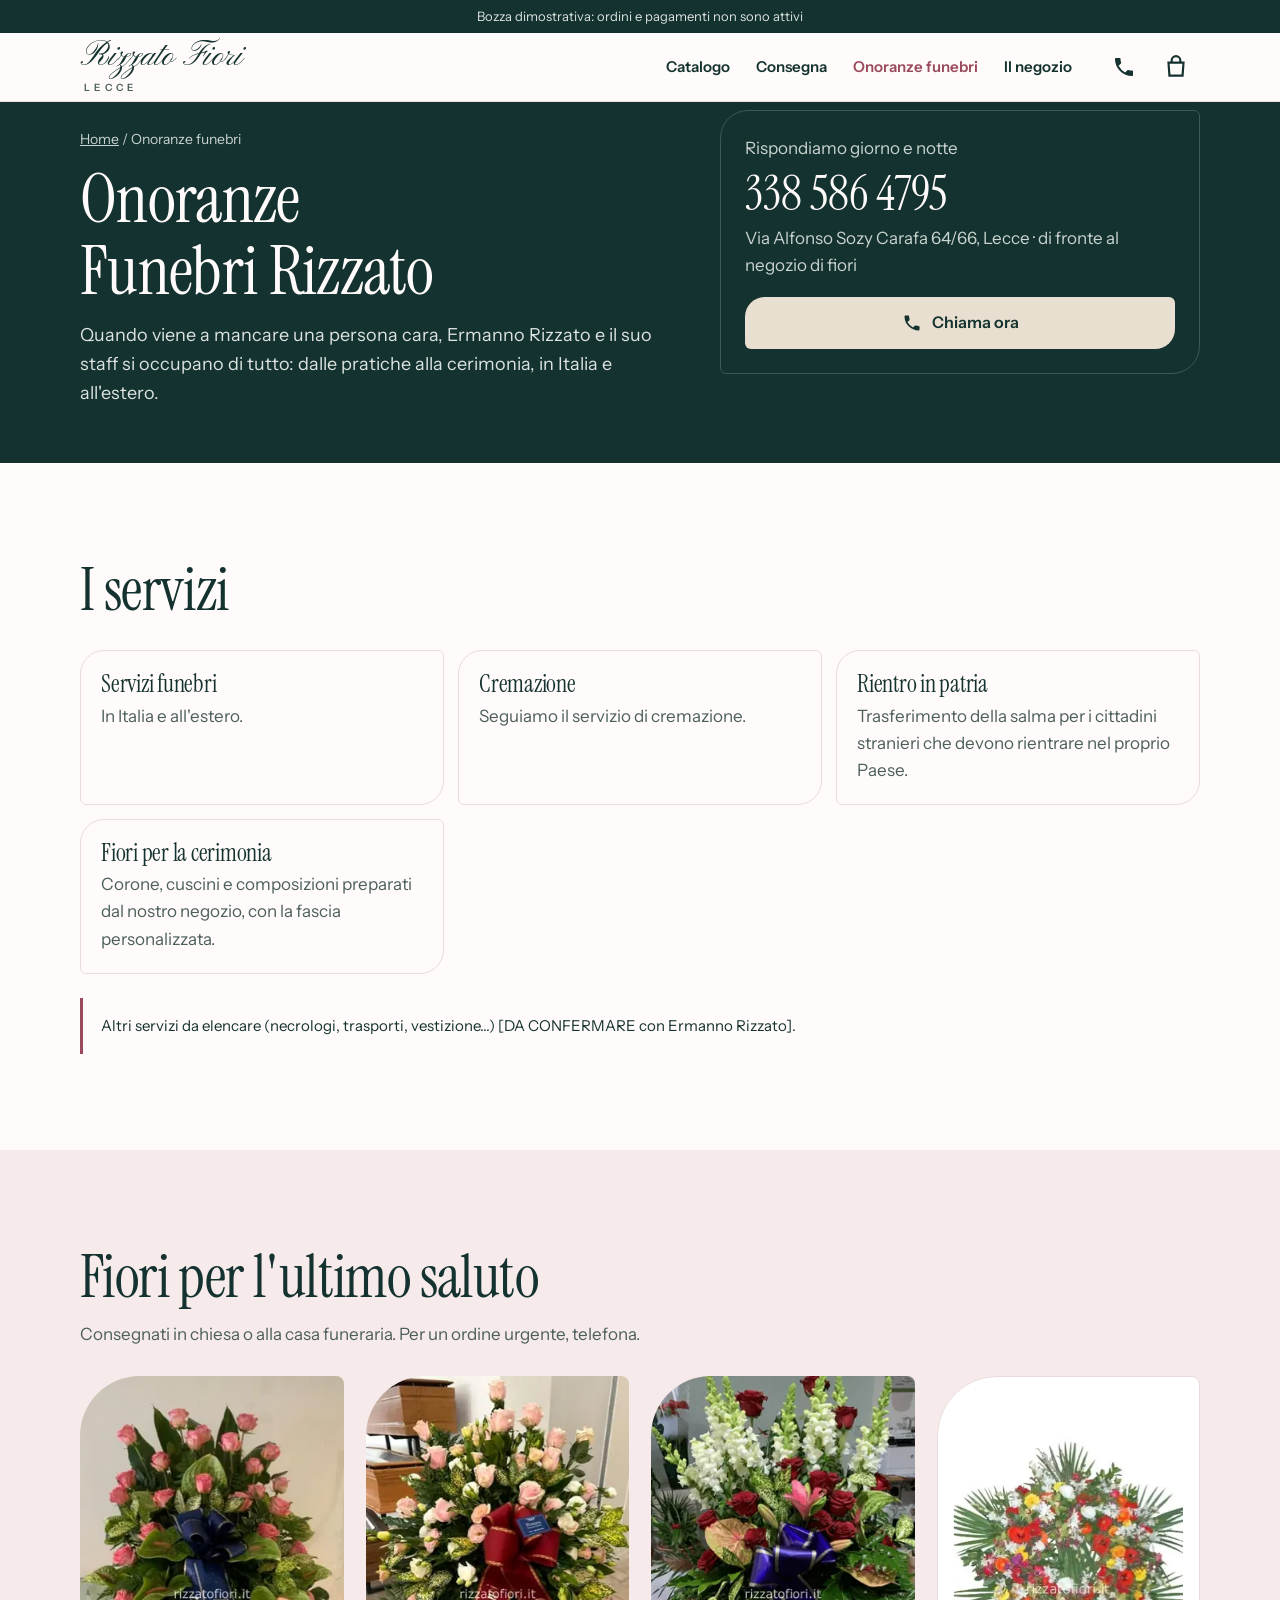
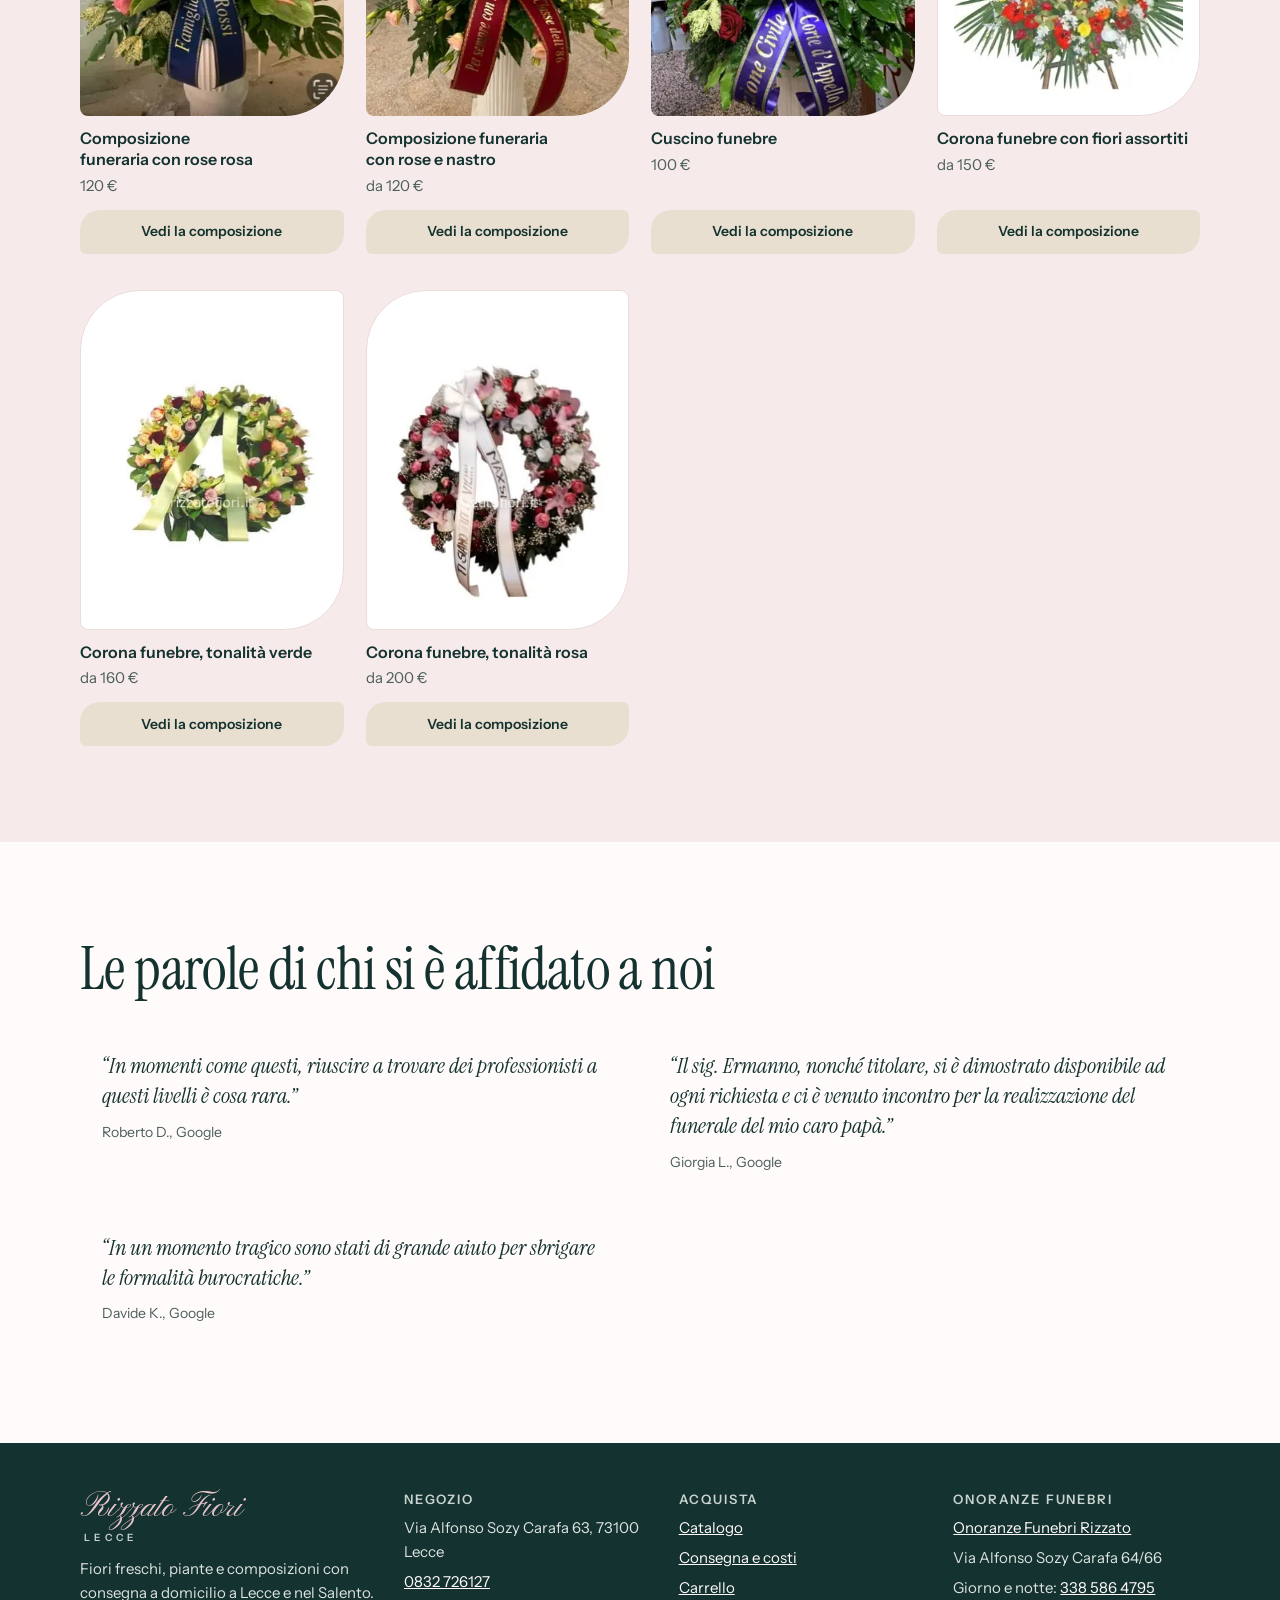
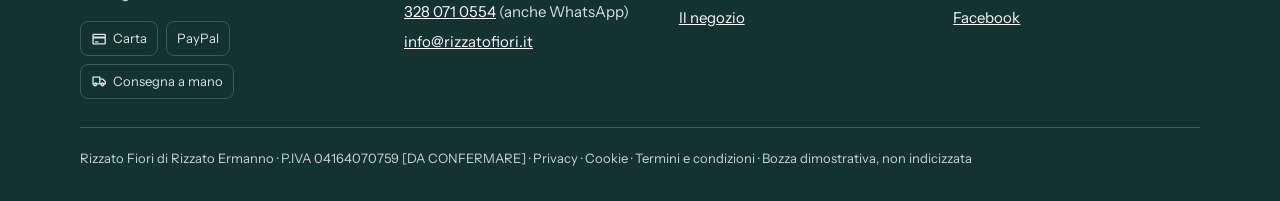
<file: onoranze.html>
<!doctype html>
<html lang="it"><head>
<meta charset="utf-8"><meta name="viewport" content="width=device-width,initial-scale=1">
<title>Onoranze Funebri Rizzato, Lecce | Reperibili giorno e notte</title>
<meta name="description" content="Onoranze Funebri Rizzato, Via Sozy Carafa 64/66 a Lecce: servizi funebri in Italia e all&#x27;estero, cremazione, rientro della salma. Giorno e notte al 338 586 4795.">
<meta name="robots" content="noindex,nofollow">
<meta name="theme-color" content="#FFFBFA">
<link rel="canonical" href="https://fraspin02.github.io/rizzato-fiori-bozza/onoranze.html">
<meta property="og:type" content="website"><meta property="og:locale" content="it_IT"><meta property="og:site_name" content="Rizzato Fiori">
<meta property="og:title" content="Onoranze Funebri Rizzato, Lecce | Reperibili giorno e notte"><meta property="og:description" content="Onoranze Funebri Rizzato, Via Sozy Carafa 64/66 a Lecce: servizi funebri in Italia e all&#x27;estero, cremazione, rientro della salma. Giorno e notte al 338 586 4795.">
<meta property="og:url" content="https://fraspin02.github.io/rizzato-fiori-bozza/onoranze.html"><meta property="og:image" content="https://fraspin02.github.io/rizzato-fiori-bozza/img/anteprima.jpg"><meta property="og:image:width" content="1200"><meta property="og:image:height" content="630">
<link rel="icon" href="favicon.svg" type="image/svg+xml">
<link rel="preload" href="fonts/instrument-serif.woff2" as="font" type="font/woff2" crossorigin><link rel="preload" href="fonts/instrument-serif-italic.woff2" as="font" type="font/woff2" crossorigin><link rel="preload" href="fonts/pinyon-script.woff2" as="font" type="font/woff2" crossorigin>
<style>@font-face{font-family:"Instrument Serif";src:url(fonts/instrument-serif.woff2) format("woff2");font-display:swap}
@font-face{font-family:"Instrument Serif";font-style:italic;src:url(fonts/instrument-serif-italic.woff2) format("woff2");font-display:swap}
@font-face{font-family:"Pinyon Script";src:url(fonts/pinyon-script.woff2) format("woff2");font-display:swap}
@font-face{font-family:"Instrument Sans";src:url(fonts/instrument-sans.woff2) format("woff2");font-weight:400 700;font-display:swap}
:root{
  --latte:#FFFBFA;--velina:#F6EAEA;--pietra:#E9DFD0;--stelo:#14322F;--stelo-2:#4C5F5B;
  --rosa-antico:#9A4A5C;--rosa-antico-scuro:#7A3647;--rosa:#E8C4CC;--wa:#13703B;
  --serif:"Instrument Serif",Georgia,"Times New Roman",serif;
  --sans:"Instrument Sans",system-ui,-apple-system,"Segoe UI",Roboto,sans-serif;
  --p:clamp(56px,14vw,150px);--p-s:clamp(28px,7vw,60px);
  --gutter:clamp(16px,4.5vw,40px);--max:1200px;
}
*,*::before,*::after{box-sizing:border-box}
html{-webkit-text-size-adjust:100%;scroll-behavior:smooth;scroll-padding-top:84px}
body{margin:0;background:var(--latte);color:var(--stelo);font:400 1.0625rem/1.6 var(--sans)}
img{display:block;max-width:100%;height:auto}
a{color:inherit}
h1,h2,h3{font-family:var(--serif);font-weight:400;line-height:1.05;margin:0;letter-spacing:-.01em;text-wrap:balance}
h1 em,h2 em{color:var(--rosa-antico)}
p{margin:0}
.wrap{max-width:var(--max);margin:0 auto;padding:0 var(--gutter)}
.salta{position:absolute;left:-9999px}.salta:focus{left:12px;top:12px;z-index:99;background:var(--stelo);color:#fff;padding:10px 14px}
:focus-visible{outline:3px solid var(--rosa-antico);outline-offset:3px}
.occhiello{font:600 .8125rem/1.3 var(--sans);letter-spacing:.14em;text-transform:uppercase;color:var(--stelo-2)}
.icona{width:1.25em;height:1.25em;flex:none;fill:currentColor}

/* testata */
.testata{position:sticky;top:0;z-index:20;background:rgba(255,251,250,.96);border-bottom:1px solid #EADCDC}
.testata .wrap{display:grid;grid-template-columns:48px 1fr 48px;align-items:center;min-height:68px}
.marchio{justify-self:center;text-decoration:none;text-align:center;line-height:1}
.marchio b{display:block;font:400 2.125rem/1.05 "Pinyon Script",var(--serif);color:var(--stelo);white-space:nowrap}
.marchio b i{font-style:normal}
.marchio small{display:block;margin-top:7px;font:600 .625rem/1 var(--sans);letter-spacing:.42em;padding-left:.42em;color:var(--stelo-2)}
.carrello-testata{justify-self:end;position:relative;display:grid;place-items:center;width:48px;height:48px;color:var(--stelo);text-decoration:none}
.carrello-testata .icona{width:26px;height:26px}
.conta{position:absolute;top:4px;right:2px;min-width:20px;height:20px;padding:0 5px;border-radius:10px;background:var(--rosa-antico);color:#fff;font:600 .75rem/20px var(--sans);text-align:center}
.avviso-bozza{margin:0;background:var(--stelo);color:#DCE3E0;font-size:.8125rem;text-align:center;padding:6px 12px}
.icone-testata{justify-self:end;display:flex;align-items:center;gap:4px}
.tel-icona{display:none;place-items:center;width:48px;height:48px;color:var(--stelo);border-radius:50%}
.tel-icona .icona{width:24px;height:24px}
.tel-icona:hover,.carrello-testata:hover{color:var(--rosa-antico)}
.nav-ampia a[aria-current]{color:var(--rosa-antico)}
.menu{justify-self:start}
.menu summary{list-style:none;cursor:pointer;width:48px;height:48px;display:grid;place-items:center}
.menu summary::-webkit-details-marker{display:none}
.menu summary span{display:block;width:24px;height:2px;background:var(--stelo);box-shadow:0 -7px 0 var(--stelo),0 7px 0 var(--stelo)}
.menu[open] summary span{background:transparent;box-shadow:none}
.menu[open] summary span::before,.menu[open] summary span::after{content:"";display:block;width:24px;height:2px;background:var(--stelo);transform:rotate(45deg)}
.menu[open] summary span::after{transform:translateY(-2px) rotate(-45deg)}
.menu nav{position:fixed;left:0;right:0;top:100px;bottom:0;background:var(--latte);padding:24px var(--gutter);display:flex;flex-direction:column;gap:4px;overflow:auto}
.menu nav a{font:400 2.25rem/1.2 var(--serif);text-decoration:none;padding:8px 0;border-bottom:1px solid #EADCDC}
.menu nav a.btn{margin-top:14px;font:600 1rem/1 var(--sans)}
.menu nav a.btn-wa{border:0}
.nav-ampia{display:none}

/* pulsanti */
.btn{display:inline-flex;align-items:center;justify-content:center;gap:10px;min-height:52px;padding:0 22px;border-radius:20px 6px 20px 6px;font:600 1rem/1.1 var(--sans);text-decoration:none;border:2px solid transparent;transition:background-color .2s,color .2s,transform .2s}
.btn:active{transform:translateY(1px)}
.btn-wa{background:var(--wa);color:#fff}
.btn-wa:hover{background:#0c5c2f}
.btn-pieno{background:var(--rosa-antico);color:#fff}
.btn-pieno:hover{background:var(--rosa-antico-scuro)}
.btn-vuoto{border-color:var(--stelo);color:var(--stelo);background:transparent}
.btn-vuoto:hover{background:var(--stelo);color:var(--latte)}
.azioni{display:flex;flex-wrap:wrap;gap:12px}
.azioni .btn{flex:1 1 220px}

/* hero */
.hero{padding:14px 0 8px}
.hero .wrap{display:grid;gap:18px}
.hero h1{font-size:clamp(2.6rem,10.5vw,5.25rem);margin:8px 0 14px}
.hero h1 em{display:block}
.hero .sotto{font-size:1.125rem;max-width:34em;color:var(--stelo-2);margin-bottom:24px}
.fiducia{display:flex;flex-wrap:wrap;gap:8px 18px;margin-top:20px;font-size:.9375rem;color:var(--stelo-2)}
.fiducia span{display:inline-flex;align-items:center;gap:6px}
.fiducia .stelle{color:var(--rosa-antico);font-weight:600}
.foto-hero{position:relative;order:-1}
.foto-hero img{width:100%;aspect-ratio:5/4;object-fit:cover;object-position:50% 35%;border-radius:var(--p) 14px var(--p) 14px}
.foto-hero figcaption{position:absolute;right:12px;bottom:12px;background:rgba(20,50,47,.86);color:var(--latte);font-size:.8125rem;padding:6px 12px;border-radius:12px 3px 12px 3px}

/* sezioni */
.sez{padding:64px 0}
.sez-testa{display:grid;gap:12px;margin-bottom:28px;max-width:40em}
.sez-testa h2{font-size:clamp(2.25rem,8vw,3.75rem)}
.sez-testa p{color:var(--stelo-2)}
.velina{background:var(--velina)}

/* occasioni */
.occasioni{display:grid;grid-template-columns:1fr 1fr;gap:20px 14px;list-style:none;margin:0;padding:0}
.occasioni a{display:block;text-decoration:none}
.occasioni img{width:100%;aspect-ratio:4/5;object-fit:cover;border-radius:var(--p-s) 8px var(--p-s) 8px;transition:transform .35s}
.occasioni a:hover img{transform:scale(1.02)}
.occasioni h3{font-size:1.75rem;margin:10px 0 2px}
.occasioni p{font-size:.9375rem;color:var(--stelo-2);line-height:1.4}
.cordoglio-ingresso{margin-top:28px;display:grid;grid-template-columns:96px 1fr;gap:16px;align-items:center;padding:16px;background:var(--stelo);color:var(--latte);border-radius:28px 6px 28px 6px;text-decoration:none}
.cordoglio-ingresso img{width:96px;height:120px;object-fit:cover;border-radius:20px 4px 20px 4px}
.cordoglio-ingresso h3{font-size:1.75rem}
.cordoglio-ingresso p{color:#C9D3CF;font-size:.9375rem;line-height:1.4;margin-top:4px}
.cordoglio-ingresso u{text-decoration:none;color:var(--pietra);font-weight:600;display:inline-block;margin-top:6px}

/* prodotti */
.prodotti{display:grid;grid-template-columns:repeat(2,minmax(0,1fr));gap:28px 14px;list-style:none;margin:0;padding:0}
.prodotto{display:flex;flex-direction:column}
.prodotto .foto{position:relative;margin-bottom:12px}
.prodotto img{width:100%;aspect-ratio:31/40;object-fit:cover;background:#fff;border-radius:var(--p-s) 8px var(--p-s) 8px}
.prodotto.serie img{object-fit:contain;padding:6%;border:1px solid #EADCDC}
.nastro{position:absolute;left:-6px;bottom:14px;background:var(--rosa-antico);color:#fff;font:600 .9375rem/1 var(--sans);padding:8px 22px 8px 12px;clip-path:polygon(0 0,100% 0,calc(100% - 10px) 50%,100% 100%,0 100%)}
.nastro small{font-weight:400;font-size:.75rem;margin-right:3px}
.prodotto h3{font:600 1rem/1.3 var(--sans);letter-spacing:0}
.prodotto h3 a{text-decoration:none}
.prodotto h3 a:hover{color:var(--rosa-antico)}
.prodotto .foto{display:block}
.card-azioni{display:grid;grid-template-columns:minmax(0,1fr);gap:8px;margin-top:12px}
.card-azioni .btn-vuoto{display:none}
.card-azioni .btn{margin-top:0;min-height:44px;padding:0 8px}
.prodotto.sobrio .prezzo-sobrio{color:var(--stelo-2);font-size:.9375rem;margin-top:4px}
.prodotto .btn{min-height:44px;font-size:.875rem;padding:0 12px;width:100%;margin-top:12px}
.prodotto .spazio{flex:1}
.altro{margin-top:36px}

/* consegna */
.consegna{display:grid;gap:32px}
.passi{list-style:none;margin:0;padding:0;display:grid;gap:22px;counter-reset:p}
.passi li{display:grid;grid-template-columns:56px 1fr;gap:4px 14px;counter-increment:p}
.passi li::before{content:counter(p);grid-row:span 2;font:italic 400 3.5rem/.9 var(--serif);color:var(--rosa-antico)}
.passi h3{font:600 1.125rem/1.3 var(--sans)}
.passi p{color:var(--stelo-2)}
.nota{margin-top:24px;padding:16px 18px;border-left:3px solid var(--rosa-antico);background:var(--latte);font-size:.9375rem;border-radius:0 14px 14px 0}
.consegna figure{margin:0}
.consegna figure img{width:100%;aspect-ratio:3/2;object-fit:cover;border-radius:14px var(--p-s) 14px var(--p-s)}
.consegna figcaption{font-size:.875rem;color:var(--stelo-2);margin-top:8px}

/* onoranze: sobrio */
.onoranze{background:var(--stelo);color:var(--latte)}
.onoranze .occhiello{color:#C9D3CF}
.onoranze .sez-testa p{color:#DCE3E0}
.onoranze-griglia{display:grid;gap:28px}
.recapito{padding:24px;border:1px solid #3c5955;border-radius:28px 6px 28px 6px}
.recapito p{color:#C9D3CF}
.recapito .numero{display:block;margin:6px 0 4px;font:400 clamp(2.25rem,9vw,3rem)/1.1 var(--serif);color:var(--latte);text-decoration:none}
.btn-pietra{background:var(--pietra);color:var(--stelo);margin-top:18px;width:100%}
.btn-pietra:hover{background:#fff}
.onoranze blockquote{margin:0;font:italic 400 1.5rem/1.35 var(--serif);color:var(--latte)}
.onoranze cite{display:block;margin-top:10px;font:400 .875rem/1.4 var(--sans);font-style:normal;color:#C9D3CF}
.link-chiaro{color:var(--pietra);font-weight:600}

/* recensioni */
.voto{display:flex;align-items:baseline;gap:10px;margin-bottom:24px}
.voto b{font:400 4rem/1 var(--serif);color:var(--rosa-antico)}
.recensioni{list-style:none;margin:0;padding:0;display:grid;gap:16px}
.recensioni li{background:var(--latte);padding:22px;border-radius:24px 6px 24px 6px}
.recensioni q{display:block;font:italic 400 1.375rem/1.35 var(--serif);quotes:"“" "”"}
.recensioni span{display:block;margin-top:10px;font-size:.875rem;color:var(--stelo-2)}

/* dove */
.dove{display:grid;gap:28px}
.dove img{width:100%;border-radius:14px var(--p-s) 14px var(--p-s)}
.orari{width:100%;border-collapse:collapse;margin:18px 0 22px;font-size:.9375rem}
.orari th,.orari td{text-align:left;padding:9px 0;border-bottom:1px solid #E6DADA;font-weight:400;vertical-align:top}
.orari th{width:44%;font-weight:600}
.indirizzo{font:400 1.75rem/1.2 var(--serif)}

/* piede */
.piede{background:var(--stelo);color:#DCE3E0;padding:48px 0 32px;font-size:.9375rem}
.piede .wrap{display:grid;gap:28px}
.piede .marchio{justify-self:start;text-align:left}
.piede .marchio b{color:var(--rosa)}.piede .marchio b i{color:var(--rosa)}.piede .marchio small{color:#C9D3CF}
.piede h2{font:600 .8125rem/1.3 var(--sans);letter-spacing:.14em;text-transform:uppercase;color:#C9D3CF;margin-bottom:8px}
.piede a{color:var(--latte)}
.piede ul{list-style:none;margin:0;padding:0;display:grid;gap:6px}
.piede .legale{border-top:1px solid #3c5955;padding-top:20px;font-size:.8125rem;color:#C9D3CF}

/* vantaggi */
.vantaggi{list-style:none;margin:20px 0 0;padding:16px 0;display:grid;gap:12px;border-top:1px solid #EADCDC;border-bottom:1px solid #EADCDC}
.vantaggi li{display:flex;gap:12px;align-items:center;font-size:.9375rem;color:var(--stelo-2)}
.vantaggi .icona{width:28px;height:28px;color:var(--rosa-antico)}
.vantaggi b{display:block;color:var(--stelo)}
.sez-testa.riga{max-width:none}
.link-freccia{font-weight:600;color:var(--rosa-antico)}
.briciole{font-size:.875rem;color:var(--stelo-2);padding:18px 0 4px}
.briciole a{color:var(--stelo-2)}
.briciole.chiara,.briciole.chiara a{color:#C9D3CF}
.titolo-pagina{font-size:clamp(2.5rem,9vw,4rem);margin:8px 0 24px}

/* catalogo */
.cat-testa{padding:32px 0 8px}
.cat-testa h1{font-size:clamp(2.75rem,10vw,4.5rem);margin:10px 0 14px}
.cat-testa p{color:var(--stelo-2);max-width:38em}
.barra-cat{position:sticky;top:68px;z-index:10;background:rgba(255,251,250,.97);border-bottom:1px solid #EADCDC}
.barra-cat .wrap{display:grid;grid-template-columns:minmax(0,1fr);gap:8px;padding-top:10px;padding-bottom:10px}
.chips{min-width:0;display:flex;gap:8px;overflow-x:auto;scrollbar-width:none;margin:0 calc(var(--gutter)*-1);padding:2px var(--gutter)}
.chip{flex:none;min-height:44px;padding:0 16px;border:1.5px solid #DDC2C8;border-radius:16px 4px 16px 4px;background:transparent;color:var(--stelo);font:600 .9375rem/1 var(--sans);cursor:pointer;white-space:nowrap}
.chip[aria-pressed=true]{background:var(--stelo);border-color:var(--stelo);color:var(--latte)}
.ordina{display:flex;justify-content:space-between;align-items:center;font-size:.875rem;color:var(--stelo-2)}
.ordina select{margin-left:6px;min-height:40px;border:1px solid #DDC2C8;border-radius:10px;background:var(--latte);color:var(--stelo);font:inherit;padding:0 8px}
.nota-cordoglio{margin-top:28px;padding:16px 18px;background:var(--stelo);color:var(--latte);border-radius:14px}
.nota-cordoglio a{color:var(--pietra)}
.gruppo{padding:28px 0 8px}
.gruppo .sez-testa{margin-bottom:22px}
.gruppo .sez-testa h2{font-size:clamp(2rem,7vw,3rem)}
.gruppo-cordoglio{background:var(--stelo);color:var(--latte);margin-top:44px;padding-bottom:48px}
.gruppo-cordoglio .sez-testa p{color:#DCE3E0}
.gruppo-cordoglio .prodotto h3{color:var(--latte)}
.gruppo-cordoglio .prezzo-sobrio{color:#C9D3CF;font-size:.9375rem;margin-top:4px}
.gruppo-cordoglio .prodotto.serie img{border-color:#3c5955}
.chiusura{padding:56px 0 64px}
.chiusura .box{background:var(--velina);padding:28px;border-radius:var(--p-s) 8px var(--p-s) 8px;display:grid;gap:16px}
.chiusura h2{font-size:clamp(2rem,7vw,3rem)}

/* scheda */
.scheda{display:grid;gap:24px;padding:8px 0 40px}
.scheda-foto{position:relative;margin:0;width:100%;max-width:480px;justify-self:center}
.scheda-foto img{width:100%;aspect-ratio:31/40;object-fit:cover;background:#fff;border-radius:var(--p) 14px var(--p) 14px}
.scheda-foto.serie img{object-fit:contain;padding:8%;border:1px solid #EADCDC}
.scheda-foto .nastro{bottom:28px;font-size:1.125rem;padding:10px 26px 10px 14px}
.scheda-info h1{font-size:clamp(2.25rem,8vw,3.5rem);margin:6px 0 10px}
.scheda-prezzo{display:flex;align-items:baseline;gap:10px;font:400 2rem/1 var(--serif);color:var(--rosa-antico)}
.scheda-prezzo small{font:400 .8125rem/1 var(--sans);color:var(--stelo-2)}
.scheda-desc{margin:16px 0 8px;color:var(--stelo-2);display:grid;gap:6px}
.scheda-form{display:grid;gap:18px;margin-top:18px}
.misure{border:0;padding:0;margin:0;display:flex;flex-wrap:wrap;gap:10px}
.misure legend,.campo label,.fascia-oraria legend{font-weight:600;font-size:.9375rem;margin-bottom:8px;padding:0}
.campo label span{font-weight:400;color:var(--stelo-2)}
.misura{position:relative;cursor:pointer}
.misura input{position:absolute;opacity:0}
.misura span{display:grid;gap:2px;min-width:132px;padding:12px 16px;border:1.5px solid #DDC2C8;border-radius:18px 5px 18px 5px;font-size:.9375rem}
.misura input:checked+span{border-color:var(--rosa-antico);box-shadow:inset 0 0 0 1px var(--rosa-antico);background:var(--velina)}
.misura input:focus-visible+span{outline:3px solid var(--rosa-antico);outline-offset:2px}
.campo{display:grid}
.campo-riga{display:grid;gap:18px}
.campo input,.campo select,.campo textarea{width:100%;min-height:48px;padding:10px 12px;border:1.5px solid #DDC2C8;border-radius:12px;background:#fff;color:var(--stelo);font:inherit}
.campo small{margin-top:6px;color:var(--stelo-2);font-size:.8125rem}
.qta{display:inline-grid;grid-template-columns:48px 64px 48px;border:1.5px solid #DDC2C8;border-radius:12px;overflow:hidden;width:max-content}
.qta button{border:0;background:var(--velina);color:var(--stelo);font-size:1.25rem;cursor:pointer;min-height:46px}
.campo .qta input{border:0;border-radius:0;text-align:center;min-height:46px;padding:0}
.qta.piccola{grid-template-columns:40px 40px 40px;margin-top:8px}
.qta.piccola span{display:grid;place-items:center;font-weight:600}
.scheda-azioni{display:grid;gap:10px}
.btn-scuro{background:var(--stelo);color:var(--latte)}
.garanzie{list-style:none;margin:22px 0 0;padding:0;display:grid;gap:10px;font-size:.9375rem;color:var(--stelo-2)}
.garanzie li{display:flex;gap:10px;align-items:flex-start}
.garanzie .icona{color:var(--rosa-antico);margin-top:2px}
.garanzie.piccole{font-size:.875rem;margin-top:16px}
.info{margin-top:20px;border-top:1px solid #EADCDC;padding-top:14px}
.info summary{cursor:pointer;font-weight:600;min-height:44px;display:flex;align-items:center}
.info p{color:var(--stelo-2);font-size:.9375rem}
.correlati{padding:24px 0 64px;border-top:1px solid #EADCDC}
.correlati h2{font-size:clamp(1.75rem,6vw,2.5rem);margin-bottom:22px}
.scheda-sobria .scheda-prezzo{color:var(--stelo);font-size:1.5rem}

/* carrello */
.carrello{display:grid;gap:28px;padding-bottom:64px}
.righe{list-style:none;margin:0;padding:0;display:grid;gap:14px}
.riga-carrello{display:grid;grid-template-columns:72px 1fr auto;gap:14px;align-items:start;padding:14px;background:#fff;border:1px solid #EADCDC;border-radius:20px 6px 20px 6px}
.riga-carrello img{width:72px;height:93px;object-fit:cover;border-radius:14px 4px 14px 4px}
.riga-carrello h3{font:600 1rem/1.3 var(--sans)}
.riga-carrello h3 a{text-decoration:none}
.riga-carrello p{font-size:.875rem;color:var(--stelo-2)}
.riga-prezzo{display:grid;justify-items:end;gap:6px}
.togli{border:0;background:none;color:var(--stelo-2);text-decoration:underline;cursor:pointer;font:inherit;font-size:.8125rem;min-height:32px}
.vuoto{display:grid;gap:16px;justify-items:start;padding:24px 0}
.consegna-form{display:grid;gap:18px;margin-top:28px}
.consegna-form h2{font-size:1.75rem;margin-top:8px}
.fascia-oraria{border:0;padding:0;margin:0;display:flex;flex-wrap:wrap;gap:8px 18px}
.fascia-oraria legend{width:100%}
.fascia-oraria label{display:flex;align-items:center;gap:8px;min-height:44px}
.riepilogo{align-self:start;padding:22px;background:var(--velina);border-radius:var(--p-s) 8px var(--p-s) 8px;display:grid;gap:12px}
.riepilogo h2{font-size:1.75rem}
.riepilogo dl{display:grid;grid-template-columns:1fr auto;gap:8px;margin:0 0 6px}
.riepilogo dd{margin:0;text-align:right}
.riepilogo .tot{font-weight:600;font-size:1.125rem;border-top:1px solid #DDC2C8;padding-top:10px}
.nota-bozza{font-size:.875rem;background:#fff;padding:10px 12px;border-radius:10px}

/* consegna, onoranze, negozio */
/* consegna o ritiro, CAP */
.modi{border:0;padding:0;margin:0;display:grid;gap:10px}
.modo{position:relative;cursor:pointer}
.modo input{position:absolute;opacity:0}
.modo span{display:grid;grid-template-columns:28px 1fr;column-gap:12px;padding:14px 16px;border:1.5px solid #DDC2C8;border-radius:20px 6px 20px 6px;background:#fff;font-size:.875rem;color:var(--stelo-2)}
.modo .icona{grid-row:span 2;width:26px;height:26px;color:var(--rosa-antico);align-self:center}
.modo b{color:var(--stelo);font-size:1rem}
.modo input:checked+span{border-color:var(--rosa-antico);box-shadow:inset 0 0 0 1px var(--rosa-antico);background:var(--velina)}
.modo input:focus-visible+span{outline:3px solid var(--rosa-antico);outline-offset:2px}
.blocco-domicilio{border:0;padding:0;margin:0;display:grid;gap:18px}
.cap-riga{grid-template-columns:120px 1fr}
.esito-cap{margin:-6px 0 0;font-size:.9375rem;min-height:1.4em}
.esito-cap.si{color:var(--wa);font-weight:600}
.esito-cap.no{color:var(--rosa-antico-scuro)}
.calcola{display:grid;gap:8px}
.calcola-box{background:#fff;border-radius:var(--p-s) 8px var(--p-s) 8px;padding:22px;box-shadow:0 12px 32px rgba(20,50,47,.08);display:grid;gap:10px}
.calcola-box label{font-weight:600}
.calcola-box input{min-height:56px;padding:12px 16px;border:1.5px solid #DDC2C8;border-radius:14px;font:inherit;font-size:1.125rem;background:var(--latte);color:var(--stelo)}
.risultati{list-style:none;margin:0;padding:0;display:grid;gap:8px}
.risultati li{display:flex;justify-content:space-between;align-items:center;gap:12px;padding:12px 16px;background:var(--velina);border-radius:14px 4px 14px 4px}
.risultati li span{display:grid;font-size:.8125rem;color:var(--stelo-2)}
.risultati li b{font-size:1rem;color:var(--stelo)}
.risultati strong{font:400 1.75rem/1 var(--serif);color:var(--rosa-antico)}
.risultati .nessuno{display:block;background:transparent;padding:4px 0;font-size:.9375rem}
.calcola-nota{font-size:.8125rem;color:var(--stelo-2)}
.fasce{list-style:none;margin:0;padding:0;display:grid;gap:16px}
.fascia{padding:20px;border:1px solid #EADCDC;border-radius:24px 6px 24px 6px;background:#fff}
.fascia-testa{display:grid;grid-template-columns:1fr auto;align-items:baseline;gap:2px 12px;margin-bottom:14px}
.fascia-testa h3{font-size:1.625rem}
.fascia-prezzo{font:400 1.75rem/1 var(--serif);color:var(--rosa-antico);grid-row:span 2}
.fascia-conta{font-size:.8125rem;color:var(--stelo-2)}
.paesi{list-style:none;margin:0;padding:0;display:flex;flex-wrap:wrap;gap:6px}
.paesi li{display:inline-flex;gap:6px;align-items:baseline;padding:5px 10px;border-radius:999px;background:var(--velina);font-size:.8125rem}
.paesi b{font-weight:600;color:var(--rosa-antico-scuro)}
.buono{list-style:none;margin:0;padding:0;display:grid;gap:14px}
.buono li{padding:20px;border:1px solid #EADCDC;border-radius:24px 6px 24px 6px}
.buono h3{font-size:1.5rem;margin-bottom:6px}
.buono p{color:var(--stelo-2)}
.onoranze-testa{padding:8px 0 56px}
.onoranze-testa h1{font-size:clamp(2.5rem,9vw,4.25rem);color:var(--latte);margin:10px 0 14px}
.onoranze-testa .sotto{color:#DCE3E0;font-size:1.125rem;max-width:34em}
.galleria{display:grid;grid-template-columns:1fr 1fr;gap:12px}
.galleria img{width:100%;aspect-ratio:4/5;object-fit:cover;border-radius:var(--p-s) 8px var(--p-s) 8px}
.galleria img:first-child{grid-column:1/-1;aspect-ratio:5/4}
.contatti{list-style:none;padding:0;margin:0 0 22px;display:grid;gap:8px}
.contatti li{display:flex;gap:10px;align-items:center}
.didascalia{font-size:.875rem;color:var(--stelo-2);margin-top:8px}
.piede .pagamenti{list-style:none;padding:0;margin:16px 0 0;display:flex;flex-wrap:wrap;gap:8px}
.pagamenti li{display:inline-flex;gap:6px;align-items:center;font-size:.8125rem;padding:6px 10px;border:1px solid #3c5955;border-radius:8px}
.avviso{position:fixed;left:16px;right:16px;bottom:16px;z-index:50;max-width:480px;margin:0 auto;background:var(--stelo);color:var(--latte);padding:14px 18px;border-radius:18px 5px 18px 5px;box-shadow:0 10px 30px rgba(20,50,47,.25)}
.avviso a{color:var(--rosa);font-weight:600}
[hidden]{display:none!important}

@media (min-width:700px){
  .vantaggi{grid-template-columns:repeat(3,1fr)}
  .campo-riga{grid-template-columns:1fr 1fr}
  .buono{grid-template-columns:1fr 1fr}
  .modi{grid-template-columns:1fr 1fr}
  .calcola{grid-template-columns:1fr 1fr;align-items:center;gap:40px}
  .galleria{grid-template-columns:repeat(3,1fr)}
  .galleria img:first-child{grid-column:auto;aspect-ratio:4/5}
  .occasioni{grid-template-columns:repeat(3,1fr)}
  .prodotti{grid-template-columns:repeat(3,minmax(0,1fr))}
  .recensioni{grid-template-columns:1fr 1fr}
}
@media (min-width:960px){
  .testata .wrap{grid-template-columns:auto 1fr auto;gap:28px}
  .tel-icona{display:grid}
  .menu{display:none}
  .marchio{justify-self:start;text-align:left}
  .nav-ampia{display:flex;align-items:center;justify-content:flex-end;gap:26px}
  .nav-ampia a{text-decoration:none;font-weight:600;font-size:.9375rem}
  .nav-ampia a:not(.btn):hover{color:var(--rosa-antico)}
  .nav-ampia .btn{min-height:44px;padding:0 18px}
  .hero{padding:48px 0 24px}
  .hero .wrap{grid-template-columns:1.1fr .9fr;align-items:center;gap:56px}
  .foto-hero{order:0}
  .foto-hero img{aspect-ratio:4/5}
  .sez{padding:96px 0}
  .prodotti{grid-template-columns:repeat(4,minmax(0,1fr));gap:36px 22px}
  .card-azioni{grid-template-columns:1fr 1.3fr}
  .card-azioni .btn-vuoto{display:inline-flex}
  .consegna{grid-template-columns:1fr 1fr;align-items:center;gap:64px}
  .onoranze-griglia{grid-template-columns:1.2fr 1fr;align-items:start;gap:64px}
  .dove{grid-template-columns:1.1fr .9fr;align-items:center;gap:64px}
  .piede .wrap{grid-template-columns:1.2fr 1fr 1fr 1fr}
  .piede .legale{grid-column:1/-1}
  .chiusura .box{grid-template-columns:1fr auto;align-items:center;padding:40px 48px}
  .sez-testa.riga{display:flex;justify-content:space-between;align-items:flex-end;gap:24px}
  .barra-cat .wrap{grid-template-columns:minmax(0,1fr) auto;align-items:center}
  .chips{margin:0;padding:2px 0;flex-wrap:wrap}
  .ordina{gap:18px}
  .scheda{grid-template-columns:1fr 1fr;gap:56px;align-items:start;padding-top:16px}
  .scheda-foto{position:sticky;top:96px}
  .scheda-azioni{grid-template-columns:1fr 1fr}
  .carrello{grid-template-columns:1fr 360px;gap:48px}
  .riepilogo{position:sticky;top:96px}
  .buono{grid-template-columns:repeat(3,1fr)}
  .fasce{grid-template-columns:1fr 1fr}
  .fascia:first-child{grid-column:1/-1}
  .barra-cat{top:69px}
}
@media (min-width:1100px){.occasioni{grid-template-columns:repeat(6,1fr)}}
@media (prefers-reduced-motion:reduce){*{transition:none!important;scroll-behavior:auto!important}}
</style>
<script type="application/ld+json">{"@context": "https://schema.org", "@type": "FuneralHome", "name": "Onoranze Funebri Rizzato", "telephone": "+39 338 586 4795", "url": "https://fraspin02.github.io/rizzato-fiori-bozza/onoranze.html", "address": {"@type": "PostalAddress", "streetAddress": "Via Alfonso Sozy Carafa 64/66", "postalCode": "73100", "addressLocality": "Lecce", "addressRegion": "LE", "addressCountry": "IT"}, "openingHoursSpecification": {"@type": "OpeningHoursSpecification", "dayOfWeek": ["Monday", "Tuesday", "Wednesday", "Thursday", "Friday", "Saturday", "Sunday"], "opens": "00:00", "closes": "23:59"}}</script><script src="js/negozio.js" defer></script>
</head><body><svg width="0" height="0" style="position:absolute" aria-hidden="true">
<symbol id="i-wa" viewBox="0 0 24 24"><path d="M12 2a10 10 0 0 0-8.6 15.1L2 22l5-1.3A10 10 0 1 0 12 2Zm0 18.2c-1.5 0-3-.4-4.2-1.2l-.3-.2-3 .8.8-2.9-.2-.3A8.2 8.2 0 1 1 12 20.2Zm4.5-6.1c-.2-.1-1.5-.7-1.7-.8-.2-.1-.4-.1-.6.1l-.8 1c-.1.2-.3.2-.5.1a6.7 6.7 0 0 1-3.3-2.9c-.3-.4.2-.4.7-1.4.1-.2 0-.3 0-.4l-.8-1.8c-.2-.5-.4-.4-.6-.4h-.5c-.2 0-.4.1-.6.3-.2.2-.8.8-.8 2s.8 2.3 1 2.5c.1.2 1.6 2.5 4 3.5 1.5.6 2 .7 2.8.6.4-.1 1.5-.6 1.7-1.2.2-.6.2-1.1.1-1.2l-.5-.2Z"/></symbol>
<symbol id="i-tel" viewBox="0 0 24 24"><path d="M6.6 10.8a15.2 15.2 0 0 0 6.6 6.6l2.2-2.2c.3-.3.7-.4 1-.2 1.1.4 2.3.6 3.6.6.6 0 1 .4 1 1V20c0 .6-.4 1-1 1A17 17 0 0 1 3 4c0-.6.4-1 1-1h3.5c.6 0 1 .4 1 1 0 1.3.2 2.5.6 3.6.1.3 0 .7-.2 1l-2.3 2.2Z"/></symbol>
<symbol id="i-pin" viewBox="0 0 24 24"><path d="M12 2a7 7 0 0 0-7 7c0 5.2 7 13 7 13s7-7.8 7-13a7 7 0 0 0-7-7Zm0 9.5A2.5 2.5 0 1 1 12 6.5a2.5 2.5 0 0 1 0 5Z"/></symbol>
<symbol id="i-borsa" viewBox="0 0 24 24"><path d="M7 7V6a5 5 0 0 1 10 0v1h3l-1 14H5L4 7h3Zm2 0h6V6a3 3 0 0 0-6 0v1Zm-2.9 2 .8 10h10.2l.8-10H6.1Z"/></symbol>
<symbol id="i-camion" viewBox="0 0 24 24"><path d="M2 5h12v3h4l4 4v5h-2a3 3 0 0 1-6 0H9a3 3 0 0 1-6 0H2V5Zm2 2v8h.8a3 3 0 0 1 4.4 0H12V7H4Zm10 3v5h.8a3 3 0 0 1 4.4 0h.8v-2.2L17.2 10H14ZM6 16.2a.8.8 0 1 0 0 1.6.8.8 0 0 0 0-1.6Zm11 0a.8.8 0 1 0 0 1.6.8.8 0 0 0 0-1.6Z"/></symbol>
<symbol id="i-carta" viewBox="0 0 24 24"><path d="M2 6a2 2 0 0 1 2-2h16a2 2 0 0 1 2 2v12a2 2 0 0 1-2 2H4a2 2 0 0 1-2-2V6Zm2 0v2h16V6H4Zm0 5v7h16v-7H4Zm2 4h5v2H6v-2Z"/></symbol>
<symbol id="i-fiore" viewBox="0 0 24 24"><path d="M12 2a3 3 0 0 1 3 3v.3A3 3 0 0 1 19.7 9 3 3 0 0 1 18 14.2 3 3 0 0 1 14 18.6V22h-4v-3.4A3 3 0 0 1 6 14.2 3 3 0 0 1 4.3 9 3 3 0 0 1 9 5.3V5a3 3 0 0 1 3-3Zm0 7.5a2.5 2.5 0 1 0 0 5 2.5 2.5 0 0 0 0-5Z"/></symbol>
</svg><a class="salta" href="#contenuto">Vai al contenuto</a>
<p class="avviso-bozza">Bozza dimostrativa: ordini e pagamenti non sono attivi</p>
<header class="testata"><div class="wrap">
<details class="menu"><summary aria-label="Apri il menu"><span></span></summary><nav aria-label="Menu"><a href="index.html">Home</a><a href="catalogo.html">Catalogo</a><a href="consegna.html">Consegna</a><a href="onoranze.html" aria-current="page">Onoranze funebri</a><a href="negozio.html">Il negozio</a><a class="btn btn-wa" href="https://wa.me/393280710554?text=Buongiorno%2C%20vorrei%20ordinare%20dei%20fiori."><svg class="icona" aria-hidden="true"><use href="#i-wa"/></svg> Ordina su WhatsApp</a><a class="btn btn-vuoto" href="tel:+390832726127"><svg class="icona" aria-hidden="true"><use href="#i-tel"/></svg> 0832 726127</a></nav></details>
<a class="marchio" href="index.html"><b>Rizzato Fiori</b><small>LECCE</small></a>
<nav class="nav-ampia" aria-label="Principale"><a href="catalogo.html">Catalogo</a><a href="consegna.html">Consegna</a><a href="onoranze.html" aria-current="page">Onoranze funebri</a><a href="negozio.html">Il negozio</a></nav>
<div class="icone-testata"><a class="tel-icona" href="tel:+390832726127" aria-label="Chiama il negozio: 0832 726127" title="Chiama 0832 726127"><svg class="icona" aria-hidden="true"><use href="#i-tel"/></svg></a><a class="carrello-testata" href="carrello.html" aria-label="Carrello"><svg class="icona" aria-hidden="true"><use href="#i-borsa"/></svg><span class="conta" data-conta hidden>0</span></a></div>
</div></header>
<main id="contenuto">
<section class="onoranze onoranze-testa"><div class="wrap onoranze-griglia">
<div><nav class="briciole chiara" aria-label="Sei qui"><a href="index.html">Home</a> / <span>Onoranze funebri</span></nav>
<h1>Onoranze Funebri Rizzato</h1>
<p class="sotto">Quando viene a mancare una persona cara, Ermanno Rizzato e il suo staff si occupano di tutto: dalle pratiche alla cerimonia, in Italia e all'estero.</p></div>
<div class="recapito"><p>Rispondiamo giorno e notte</p><a class="numero" href="tel:+393385864795">338 586 4795</a><p>Via Alfonso Sozy Carafa 64/66, Lecce · di fronte al negozio di fiori</p><a class="btn btn-pietra" href="tel:+393385864795"><svg class="icona" aria-hidden="true"><use href="#i-tel"/></svg> Chiama ora</a></div>
</div></section>
<section class="sez" aria-labelledby="t-serv"><div class="wrap">
<div class="sez-testa"><h2 id="t-serv">I servizi</h2></div>
<ul class="buono">
<li><h3>Servizi funebri</h3><p>In Italia e all'estero.</p></li>
<li><h3>Cremazione</h3><p>Seguiamo il servizio di cremazione.</p></li>
<li><h3>Rientro in patria</h3><p>Trasferimento della salma per i cittadini stranieri che devono rientrare nel proprio Paese.</p></li>
<li><h3>Fiori per la cerimonia</h3><p>Corone, cuscini e composizioni preparati dal nostro negozio, con la fascia personalizzata.</p></li>
</ul>
<p class="nota">Altri servizi da elencare (necrologi, trasporti, vestizione…) [DA CONFERMARE con Ermanno Rizzato].</p>
</div></section>
<section class="sez velina" aria-labelledby="t-fiori"><div class="wrap">
<div class="sez-testa"><h2 id="t-fiori">Fiori per l'ultimo saluto</h2><p>Consegnati in chiesa o alla casa funeraria. Per un ordine urgente, telefona.</p></div>
<ul class="prodotti"><li class="prodotto sobrio" data-occ="cordoglio" data-prezzo="120"><a class="foto" href="prodotto.html?id=736747"><img src="img/p736747-240.webp" srcset="img/p736747-240.webp 240w, img/p736747-330.webp 330w, img/p736747-465.webp 465w" sizes="(min-width:960px) 260px, (min-width:700px) 30vw, 46vw" width="240" height="310" alt="Composizione funeraria con rose rosa" loading="lazy" decoding="async"></a><h3><a href="prodotto.html?id=736747">Composizione funeraria con rose rosa</a></h3><p class="prezzo-sobrio">120 €</p><span class="spazio"></span><a class="btn btn-pietra" href="prodotto.html?id=736747">Vedi la composizione</a></li><li class="prodotto sobrio" data-occ="cordoglio" data-prezzo="120"><a class="foto" href="prodotto.html?id=736746"><img src="img/p736746-240.webp" srcset="img/p736746-240.webp 240w, img/p736746-330.webp 330w, img/p736746-465.webp 465w" sizes="(min-width:960px) 260px, (min-width:700px) 30vw, 46vw" width="240" height="310" alt="Composizione funeraria con rose e nastro" loading="lazy" decoding="async"></a><h3><a href="prodotto.html?id=736746">Composizione funeraria con rose e nastro</a></h3><p class="prezzo-sobrio">da 120 €</p><span class="spazio"></span><a class="btn btn-pietra" href="prodotto.html?id=736746">Vedi la composizione</a></li><li class="prodotto sobrio" data-occ="cordoglio" data-prezzo="100"><a class="foto" href="prodotto.html?id=717176"><img src="img/p717176-240.webp" srcset="img/p717176-240.webp 240w, img/p717176-330.webp 330w, img/p717176-465.webp 465w" sizes="(min-width:960px) 260px, (min-width:700px) 30vw, 46vw" width="240" height="310" alt="Cuscino funebre" loading="lazy" decoding="async"></a><h3><a href="prodotto.html?id=717176">Cuscino funebre</a></h3><p class="prezzo-sobrio">100 €</p><span class="spazio"></span><a class="btn btn-pietra" href="prodotto.html?id=717176">Vedi la composizione</a></li><li class="prodotto sobrio serie" data-occ="cordoglio" data-prezzo="150"><a class="foto" href="prodotto.html?id=713362"><img src="img/p713362-240.webp" srcset="img/p713362-240.webp 240w, img/p713362-330.webp 330w, img/p713362-372.webp 372w" sizes="(min-width:960px) 260px, (min-width:700px) 30vw, 46vw" width="240" height="310" alt="Corona funebre con fiori assortiti" loading="lazy" decoding="async"></a><h3><a href="prodotto.html?id=713362">Corona funebre con fiori assortiti</a></h3><p class="prezzo-sobrio">da 150 €</p><span class="spazio"></span><a class="btn btn-pietra" href="prodotto.html?id=713362">Vedi la composizione</a></li><li class="prodotto sobrio serie" data-occ="cordoglio" data-prezzo="160"><a class="foto" href="prodotto.html?id=713333"><img src="img/p713333-240.webp" srcset="img/p713333-240.webp 240w, img/p713333-330.webp 330w, img/p713333-372.webp 372w" sizes="(min-width:960px) 260px, (min-width:700px) 30vw, 46vw" width="240" height="310" alt="Corona funebre, tonalità verde" loading="lazy" decoding="async"></a><h3><a href="prodotto.html?id=713333">Corona funebre, tonalità verde</a></h3><p class="prezzo-sobrio">da 160 €</p><span class="spazio"></span><a class="btn btn-pietra" href="prodotto.html?id=713333">Vedi la composizione</a></li><li class="prodotto sobrio serie" data-occ="cordoglio" data-prezzo="200"><a class="foto" href="prodotto.html?id=713296"><img src="img/p713296-240.webp" srcset="img/p713296-240.webp 240w, img/p713296-330.webp 330w, img/p713296-372.webp 372w" sizes="(min-width:960px) 260px, (min-width:700px) 30vw, 46vw" width="240" height="310" alt="Corona funebre, tonalità rosa" loading="lazy" decoding="async"></a><h3><a href="prodotto.html?id=713296">Corona funebre, tonalità rosa</a></h3><p class="prezzo-sobrio">da 200 €</p><span class="spazio"></span><a class="btn btn-pietra" href="prodotto.html?id=713296">Vedi la composizione</a></li></ul>
</div></section>
<section class="sez" aria-labelledby="t-voci"><div class="wrap">
<div class="sez-testa"><h2 id="t-voci">Le parole di chi si è affidato a noi</h2></div>
<ul class="recensioni">
<li><q>In momenti come questi, riuscire a trovare dei professionisti a questi livelli è cosa rara.</q><span>Roberto D., Google</span></li>
<li><q>Il sig. Ermanno, nonché titolare, si è dimostrato disponibile ad ogni richiesta e ci è venuto incontro per la realizzazione del funerale del mio caro papà.</q><span>Giorgia L., Google</span></li>
<li><q>In un momento tragico sono stati di grande aiuto per sbrigare le formalità burocratiche.</q><span>Davide K., Google</span></li>
</ul>
</div></section></main>
<footer class="piede"><div class="wrap">
<div><a class="marchio" href="index.html"><b>Rizzato Fiori</b><small>LECCE</small></a><p style="margin-top:14px">Fiori freschi, piante e composizioni con consegna a domicilio a Lecce e nel Salento.</p>
<ul class="pagamenti" aria-label="Pagamenti"><li><svg class="icona" aria-hidden="true"><use href="#i-carta"/></svg> Carta</li><li>PayPal</li><li><svg class="icona" aria-hidden="true"><use href="#i-camion"/></svg> Consegna a mano</li></ul></div>
<div><h2>Negozio</h2><ul><li>Via Alfonso Sozy Carafa 63, 73100 Lecce</li><li><a href="tel:+390832726127">0832 726127</a></li><li><a href="tel:+393280710554">328 071 0554</a> (anche WhatsApp)</li><li><a href="mailto:info@rizzatofiori.it">info@rizzatofiori.it</a></li></ul></div>
<div><h2>Acquista</h2><ul><li><a href="catalogo.html">Catalogo</a></li><li><a href="consegna.html">Consegna e costi</a></li><li><a href="carrello.html">Carrello</a></li><li><a href="negozio.html">Il negozio</a></li></ul></div>
<div><h2>Onoranze funebri</h2><ul><li><a href="onoranze.html">Onoranze Funebri Rizzato</a></li><li>Via Alfonso Sozy Carafa 64/66</li><li>Giorno e notte: <a href="tel:+393385864795">338 586 4795</a></li><li><a href="https://www.facebook.com/consegnafiorilecce/">Facebook</a></li></ul></div>
<p class="legale">Rizzato Fiori di Rizzato Ermanno · P.IVA 04164070759 [DA CONFERMARE] · Privacy · Cookie · Termini e condizioni · Bozza dimostrativa, non indicizzata</p>
</div></footer>
<div class="avviso" role="status" aria-live="polite" hidden></div>
</body></html>
</file>
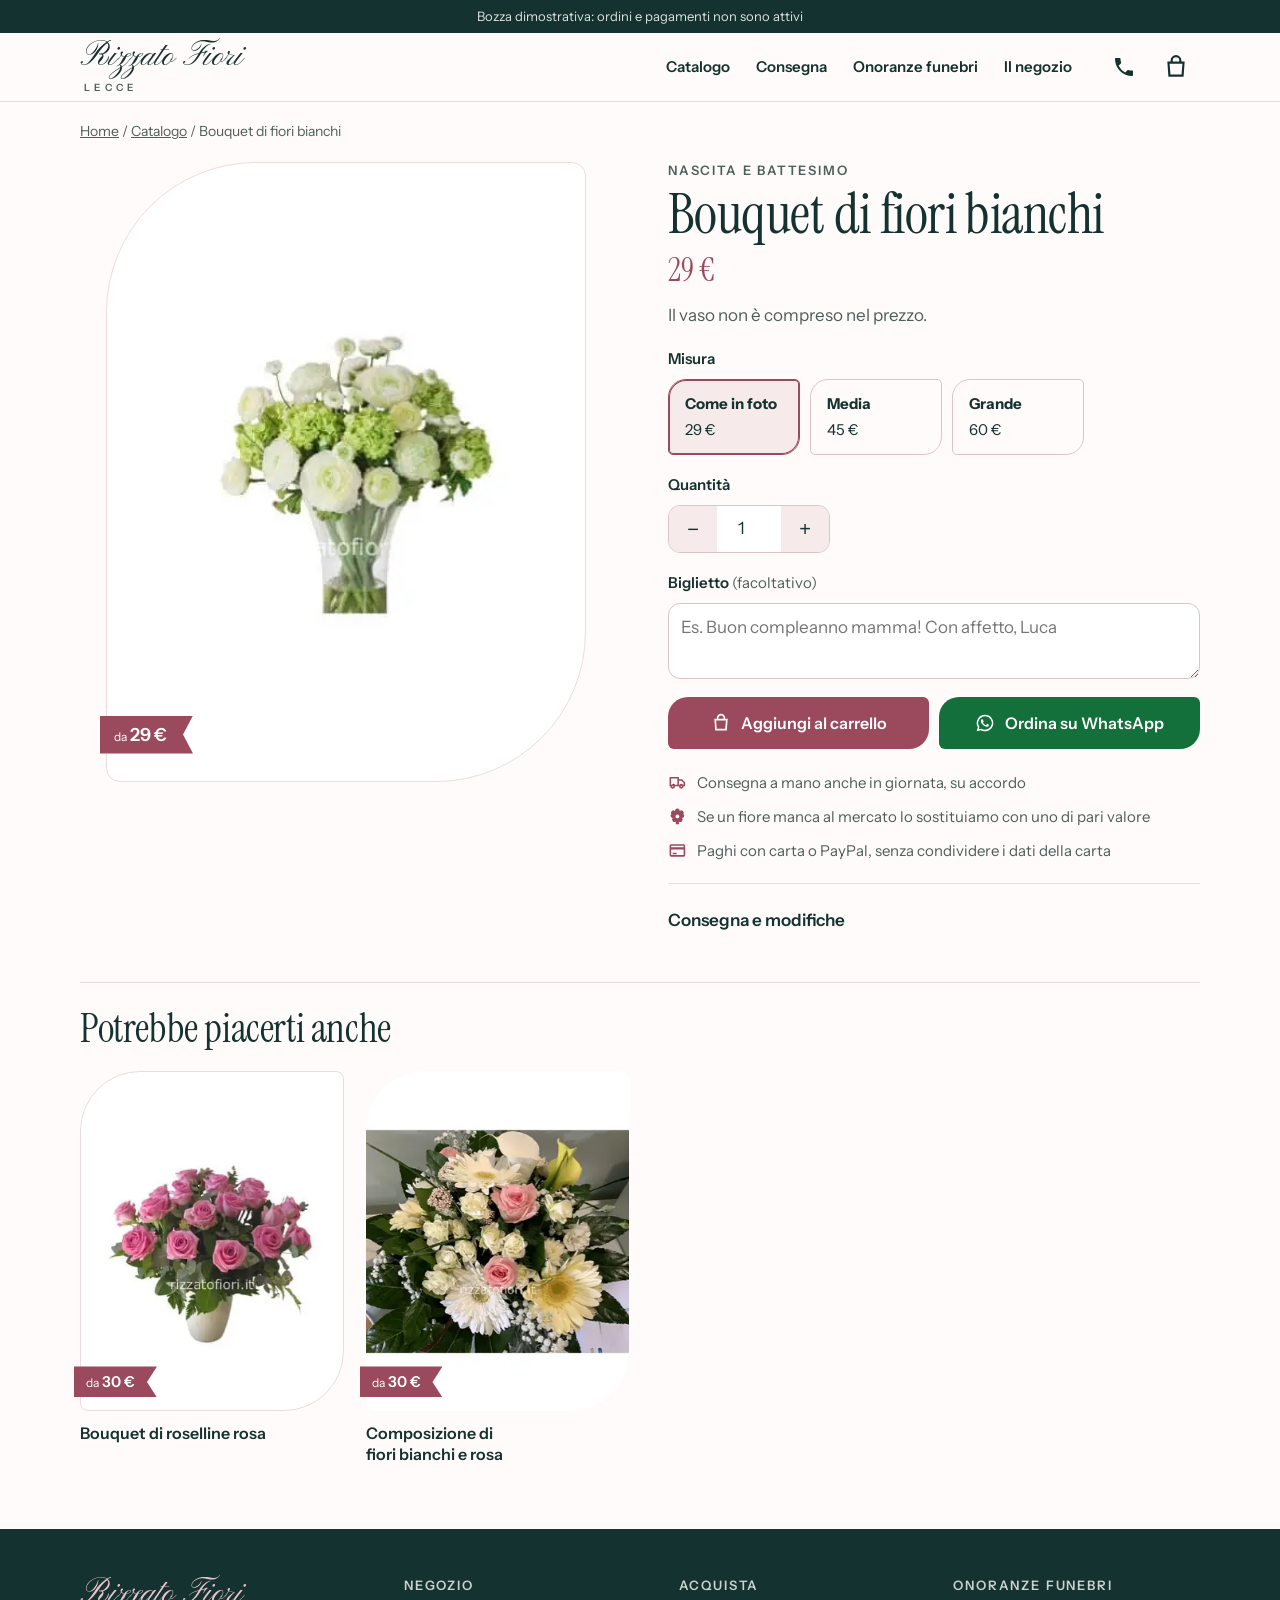
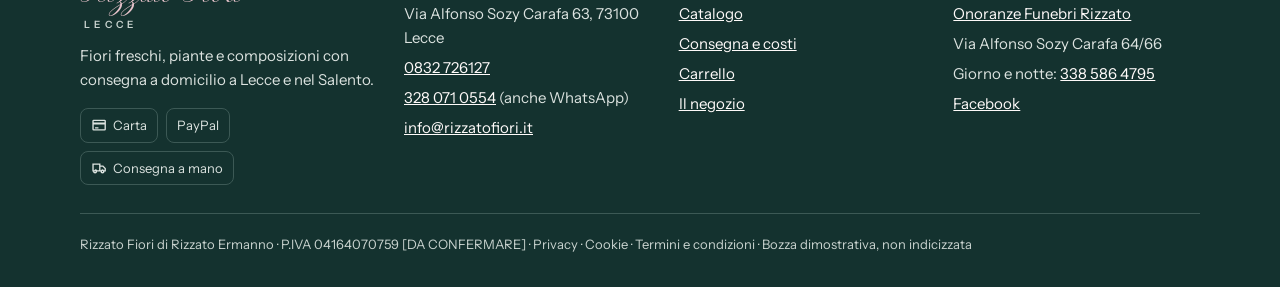
<file: prodotto.html>
<!doctype html>
<html lang="it"><head>
<meta charset="utf-8"><meta name="viewport" content="width=device-width,initial-scale=1">
<title>Scheda prodotto | Rizzato Fiori, Lecce</title>
<meta name="description" content="Scegli misura e biglietto: Rizzato Fiori prepara la composizione al momento e la consegna a mano a Lecce e nel Salento.">
<meta name="robots" content="noindex,nofollow">
<meta name="theme-color" content="#FFFBFA">
<link rel="canonical" href="https://fraspin02.github.io/rizzato-fiori-bozza/prodotto.html">
<meta property="og:type" content="website"><meta property="og:locale" content="it_IT"><meta property="og:site_name" content="Rizzato Fiori">
<meta property="og:title" content="Scheda prodotto | Rizzato Fiori, Lecce"><meta property="og:description" content="Scegli misura e biglietto: Rizzato Fiori prepara la composizione al momento e la consegna a mano a Lecce e nel Salento.">
<meta property="og:url" content="https://fraspin02.github.io/rizzato-fiori-bozza/prodotto.html"><meta property="og:image" content="https://fraspin02.github.io/rizzato-fiori-bozza/img/anteprima.jpg"><meta property="og:image:width" content="1200"><meta property="og:image:height" content="630">
<link rel="icon" href="favicon.svg" type="image/svg+xml">
<link rel="preload" href="fonts/instrument-serif.woff2" as="font" type="font/woff2" crossorigin><link rel="preload" href="fonts/instrument-serif-italic.woff2" as="font" type="font/woff2" crossorigin><link rel="preload" href="fonts/pinyon-script.woff2" as="font" type="font/woff2" crossorigin>
<style>@font-face{font-family:"Instrument Serif";src:url(fonts/instrument-serif.woff2) format("woff2");font-display:swap}
@font-face{font-family:"Instrument Serif";font-style:italic;src:url(fonts/instrument-serif-italic.woff2) format("woff2");font-display:swap}
@font-face{font-family:"Pinyon Script";src:url(fonts/pinyon-script.woff2) format("woff2");font-display:swap}
@font-face{font-family:"Instrument Sans";src:url(fonts/instrument-sans.woff2) format("woff2");font-weight:400 700;font-display:swap}
:root{
  --latte:#FFFBFA;--velina:#F6EAEA;--pietra:#E9DFD0;--stelo:#14322F;--stelo-2:#4C5F5B;
  --rosa-antico:#9A4A5C;--rosa-antico-scuro:#7A3647;--rosa:#E8C4CC;--wa:#13703B;
  --serif:"Instrument Serif",Georgia,"Times New Roman",serif;
  --sans:"Instrument Sans",system-ui,-apple-system,"Segoe UI",Roboto,sans-serif;
  --p:clamp(56px,14vw,150px);--p-s:clamp(28px,7vw,60px);
  --gutter:clamp(16px,4.5vw,40px);--max:1200px;
}
*,*::before,*::after{box-sizing:border-box}
html{-webkit-text-size-adjust:100%;scroll-behavior:smooth;scroll-padding-top:84px}
body{margin:0;background:var(--latte);color:var(--stelo);font:400 1.0625rem/1.6 var(--sans)}
img{display:block;max-width:100%;height:auto}
a{color:inherit}
h1,h2,h3{font-family:var(--serif);font-weight:400;line-height:1.05;margin:0;letter-spacing:-.01em;text-wrap:balance}
h1 em,h2 em{color:var(--rosa-antico)}
p{margin:0}
.wrap{max-width:var(--max);margin:0 auto;padding:0 var(--gutter)}
.salta{position:absolute;left:-9999px}.salta:focus{left:12px;top:12px;z-index:99;background:var(--stelo);color:#fff;padding:10px 14px}
:focus-visible{outline:3px solid var(--rosa-antico);outline-offset:3px}
.occhiello{font:600 .8125rem/1.3 var(--sans);letter-spacing:.14em;text-transform:uppercase;color:var(--stelo-2)}
.icona{width:1.25em;height:1.25em;flex:none;fill:currentColor}

/* testata */
.testata{position:sticky;top:0;z-index:20;background:rgba(255,251,250,.96);border-bottom:1px solid #EADCDC}
.testata .wrap{display:grid;grid-template-columns:48px 1fr 48px;align-items:center;min-height:68px}
.marchio{justify-self:center;text-decoration:none;text-align:center;line-height:1}
.marchio b{display:block;font:400 2.125rem/1.05 "Pinyon Script",var(--serif);color:var(--stelo);white-space:nowrap}
.marchio b i{font-style:normal}
.marchio small{display:block;margin-top:7px;font:600 .625rem/1 var(--sans);letter-spacing:.42em;padding-left:.42em;color:var(--stelo-2)}
.carrello-testata{justify-self:end;position:relative;display:grid;place-items:center;width:48px;height:48px;color:var(--stelo);text-decoration:none}
.carrello-testata .icona{width:26px;height:26px}
.conta{position:absolute;top:4px;right:2px;min-width:20px;height:20px;padding:0 5px;border-radius:10px;background:var(--rosa-antico);color:#fff;font:600 .75rem/20px var(--sans);text-align:center}
.avviso-bozza{margin:0;background:var(--stelo);color:#DCE3E0;font-size:.8125rem;text-align:center;padding:6px 12px}
.icone-testata{justify-self:end;display:flex;align-items:center;gap:4px}
.tel-icona{display:none;place-items:center;width:48px;height:48px;color:var(--stelo);border-radius:50%}
.tel-icona .icona{width:24px;height:24px}
.tel-icona:hover,.carrello-testata:hover{color:var(--rosa-antico)}
.nav-ampia a[aria-current]{color:var(--rosa-antico)}
.menu{justify-self:start}
.menu summary{list-style:none;cursor:pointer;width:48px;height:48px;display:grid;place-items:center}
.menu summary::-webkit-details-marker{display:none}
.menu summary span{display:block;width:24px;height:2px;background:var(--stelo);box-shadow:0 -7px 0 var(--stelo),0 7px 0 var(--stelo)}
.menu[open] summary span{background:transparent;box-shadow:none}
.menu[open] summary span::before,.menu[open] summary span::after{content:"";display:block;width:24px;height:2px;background:var(--stelo);transform:rotate(45deg)}
.menu[open] summary span::after{transform:translateY(-2px) rotate(-45deg)}
.menu nav{position:fixed;left:0;right:0;top:100px;bottom:0;background:var(--latte);padding:24px var(--gutter);display:flex;flex-direction:column;gap:4px;overflow:auto}
.menu nav a{font:400 2.25rem/1.2 var(--serif);text-decoration:none;padding:8px 0;border-bottom:1px solid #EADCDC}
.menu nav a.btn{margin-top:14px;font:600 1rem/1 var(--sans)}
.menu nav a.btn-wa{border:0}
.nav-ampia{display:none}

/* pulsanti */
.btn{display:inline-flex;align-items:center;justify-content:center;gap:10px;min-height:52px;padding:0 22px;border-radius:20px 6px 20px 6px;font:600 1rem/1.1 var(--sans);text-decoration:none;border:2px solid transparent;transition:background-color .2s,color .2s,transform .2s}
.btn:active{transform:translateY(1px)}
.btn-wa{background:var(--wa);color:#fff}
.btn-wa:hover{background:#0c5c2f}
.btn-pieno{background:var(--rosa-antico);color:#fff}
.btn-pieno:hover{background:var(--rosa-antico-scuro)}
.btn-vuoto{border-color:var(--stelo);color:var(--stelo);background:transparent}
.btn-vuoto:hover{background:var(--stelo);color:var(--latte)}
.azioni{display:flex;flex-wrap:wrap;gap:12px}
.azioni .btn{flex:1 1 220px}

/* hero */
.hero{padding:14px 0 8px}
.hero .wrap{display:grid;gap:18px}
.hero h1{font-size:clamp(2.6rem,10.5vw,5.25rem);margin:8px 0 14px}
.hero h1 em{display:block}
.hero .sotto{font-size:1.125rem;max-width:34em;color:var(--stelo-2);margin-bottom:24px}
.fiducia{display:flex;flex-wrap:wrap;gap:8px 18px;margin-top:20px;font-size:.9375rem;color:var(--stelo-2)}
.fiducia span{display:inline-flex;align-items:center;gap:6px}
.fiducia .stelle{color:var(--rosa-antico);font-weight:600}
.foto-hero{position:relative;order:-1}
.foto-hero img{width:100%;aspect-ratio:5/4;object-fit:cover;object-position:50% 35%;border-radius:var(--p) 14px var(--p) 14px}
.foto-hero figcaption{position:absolute;right:12px;bottom:12px;background:rgba(20,50,47,.86);color:var(--latte);font-size:.8125rem;padding:6px 12px;border-radius:12px 3px 12px 3px}

/* sezioni */
.sez{padding:64px 0}
.sez-testa{display:grid;gap:12px;margin-bottom:28px;max-width:40em}
.sez-testa h2{font-size:clamp(2.25rem,8vw,3.75rem)}
.sez-testa p{color:var(--stelo-2)}
.velina{background:var(--velina)}

/* occasioni */
.occasioni{display:grid;grid-template-columns:1fr 1fr;gap:20px 14px;list-style:none;margin:0;padding:0}
.occasioni a{display:block;text-decoration:none}
.occasioni img{width:100%;aspect-ratio:4/5;object-fit:cover;border-radius:var(--p-s) 8px var(--p-s) 8px;transition:transform .35s}
.occasioni a:hover img{transform:scale(1.02)}
.occasioni h3{font-size:1.75rem;margin:10px 0 2px}
.occasioni p{font-size:.9375rem;color:var(--stelo-2);line-height:1.4}
.cordoglio-ingresso{margin-top:28px;display:grid;grid-template-columns:96px 1fr;gap:16px;align-items:center;padding:16px;background:var(--stelo);color:var(--latte);border-radius:28px 6px 28px 6px;text-decoration:none}
.cordoglio-ingresso img{width:96px;height:120px;object-fit:cover;border-radius:20px 4px 20px 4px}
.cordoglio-ingresso h3{font-size:1.75rem}
.cordoglio-ingresso p{color:#C9D3CF;font-size:.9375rem;line-height:1.4;margin-top:4px}
.cordoglio-ingresso u{text-decoration:none;color:var(--pietra);font-weight:600;display:inline-block;margin-top:6px}

/* prodotti */
.prodotti{display:grid;grid-template-columns:repeat(2,minmax(0,1fr));gap:28px 14px;list-style:none;margin:0;padding:0}
.prodotto{display:flex;flex-direction:column}
.prodotto .foto{position:relative;margin-bottom:12px}
.prodotto img{width:100%;aspect-ratio:31/40;object-fit:cover;background:#fff;border-radius:var(--p-s) 8px var(--p-s) 8px}
.prodotto.serie img{object-fit:contain;padding:6%;border:1px solid #EADCDC}
.nastro{position:absolute;left:-6px;bottom:14px;background:var(--rosa-antico);color:#fff;font:600 .9375rem/1 var(--sans);padding:8px 22px 8px 12px;clip-path:polygon(0 0,100% 0,calc(100% - 10px) 50%,100% 100%,0 100%)}
.nastro small{font-weight:400;font-size:.75rem;margin-right:3px}
.prodotto h3{font:600 1rem/1.3 var(--sans);letter-spacing:0}
.prodotto h3 a{text-decoration:none}
.prodotto h3 a:hover{color:var(--rosa-antico)}
.prodotto .foto{display:block}
.card-azioni{display:grid;grid-template-columns:minmax(0,1fr);gap:8px;margin-top:12px}
.card-azioni .btn-vuoto{display:none}
.card-azioni .btn{margin-top:0;min-height:44px;padding:0 8px}
.prodotto.sobrio .prezzo-sobrio{color:var(--stelo-2);font-size:.9375rem;margin-top:4px}
.prodotto .btn{min-height:44px;font-size:.875rem;padding:0 12px;width:100%;margin-top:12px}
.prodotto .spazio{flex:1}
.altro{margin-top:36px}

/* consegna */
.consegna{display:grid;gap:32px}
.passi{list-style:none;margin:0;padding:0;display:grid;gap:22px;counter-reset:p}
.passi li{display:grid;grid-template-columns:56px 1fr;gap:4px 14px;counter-increment:p}
.passi li::before{content:counter(p);grid-row:span 2;font:italic 400 3.5rem/.9 var(--serif);color:var(--rosa-antico)}
.passi h3{font:600 1.125rem/1.3 var(--sans)}
.passi p{color:var(--stelo-2)}
.nota{margin-top:24px;padding:16px 18px;border-left:3px solid var(--rosa-antico);background:var(--latte);font-size:.9375rem;border-radius:0 14px 14px 0}
.consegna figure{margin:0}
.consegna figure img{width:100%;aspect-ratio:3/2;object-fit:cover;border-radius:14px var(--p-s) 14px var(--p-s)}
.consegna figcaption{font-size:.875rem;color:var(--stelo-2);margin-top:8px}

/* onoranze: sobrio */
.onoranze{background:var(--stelo);color:var(--latte)}
.onoranze .occhiello{color:#C9D3CF}
.onoranze .sez-testa p{color:#DCE3E0}
.onoranze-griglia{display:grid;gap:28px}
.recapito{padding:24px;border:1px solid #3c5955;border-radius:28px 6px 28px 6px}
.recapito p{color:#C9D3CF}
.recapito .numero{display:block;margin:6px 0 4px;font:400 clamp(2.25rem,9vw,3rem)/1.1 var(--serif);color:var(--latte);text-decoration:none}
.btn-pietra{background:var(--pietra);color:var(--stelo);margin-top:18px;width:100%}
.btn-pietra:hover{background:#fff}
.onoranze blockquote{margin:0;font:italic 400 1.5rem/1.35 var(--serif);color:var(--latte)}
.onoranze cite{display:block;margin-top:10px;font:400 .875rem/1.4 var(--sans);font-style:normal;color:#C9D3CF}
.link-chiaro{color:var(--pietra);font-weight:600}

/* recensioni */
.voto{display:flex;align-items:baseline;gap:10px;margin-bottom:24px}
.voto b{font:400 4rem/1 var(--serif);color:var(--rosa-antico)}
.recensioni{list-style:none;margin:0;padding:0;display:grid;gap:16px}
.recensioni li{background:var(--latte);padding:22px;border-radius:24px 6px 24px 6px}
.recensioni q{display:block;font:italic 400 1.375rem/1.35 var(--serif);quotes:"“" "”"}
.recensioni span{display:block;margin-top:10px;font-size:.875rem;color:var(--stelo-2)}

/* dove */
.dove{display:grid;gap:28px}
.dove img{width:100%;border-radius:14px var(--p-s) 14px var(--p-s)}
.orari{width:100%;border-collapse:collapse;margin:18px 0 22px;font-size:.9375rem}
.orari th,.orari td{text-align:left;padding:9px 0;border-bottom:1px solid #E6DADA;font-weight:400;vertical-align:top}
.orari th{width:44%;font-weight:600}
.indirizzo{font:400 1.75rem/1.2 var(--serif)}

/* piede */
.piede{background:var(--stelo);color:#DCE3E0;padding:48px 0 32px;font-size:.9375rem}
.piede .wrap{display:grid;gap:28px}
.piede .marchio{justify-self:start;text-align:left}
.piede .marchio b{color:var(--rosa)}.piede .marchio b i{color:var(--rosa)}.piede .marchio small{color:#C9D3CF}
.piede h2{font:600 .8125rem/1.3 var(--sans);letter-spacing:.14em;text-transform:uppercase;color:#C9D3CF;margin-bottom:8px}
.piede a{color:var(--latte)}
.piede ul{list-style:none;margin:0;padding:0;display:grid;gap:6px}
.piede .legale{border-top:1px solid #3c5955;padding-top:20px;font-size:.8125rem;color:#C9D3CF}

/* vantaggi */
.vantaggi{list-style:none;margin:20px 0 0;padding:16px 0;display:grid;gap:12px;border-top:1px solid #EADCDC;border-bottom:1px solid #EADCDC}
.vantaggi li{display:flex;gap:12px;align-items:center;font-size:.9375rem;color:var(--stelo-2)}
.vantaggi .icona{width:28px;height:28px;color:var(--rosa-antico)}
.vantaggi b{display:block;color:var(--stelo)}
.sez-testa.riga{max-width:none}
.link-freccia{font-weight:600;color:var(--rosa-antico)}
.briciole{font-size:.875rem;color:var(--stelo-2);padding:18px 0 4px}
.briciole a{color:var(--stelo-2)}
.briciole.chiara,.briciole.chiara a{color:#C9D3CF}
.titolo-pagina{font-size:clamp(2.5rem,9vw,4rem);margin:8px 0 24px}

/* catalogo */
.cat-testa{padding:32px 0 8px}
.cat-testa h1{font-size:clamp(2.75rem,10vw,4.5rem);margin:10px 0 14px}
.cat-testa p{color:var(--stelo-2);max-width:38em}
.barra-cat{position:sticky;top:68px;z-index:10;background:rgba(255,251,250,.97);border-bottom:1px solid #EADCDC}
.barra-cat .wrap{display:grid;grid-template-columns:minmax(0,1fr);gap:8px;padding-top:10px;padding-bottom:10px}
.chips{min-width:0;display:flex;gap:8px;overflow-x:auto;scrollbar-width:none;margin:0 calc(var(--gutter)*-1);padding:2px var(--gutter)}
.chip{flex:none;min-height:44px;padding:0 16px;border:1.5px solid #DDC2C8;border-radius:16px 4px 16px 4px;background:transparent;color:var(--stelo);font:600 .9375rem/1 var(--sans);cursor:pointer;white-space:nowrap}
.chip[aria-pressed=true]{background:var(--stelo);border-color:var(--stelo);color:var(--latte)}
.ordina{display:flex;justify-content:space-between;align-items:center;font-size:.875rem;color:var(--stelo-2)}
.ordina select{margin-left:6px;min-height:40px;border:1px solid #DDC2C8;border-radius:10px;background:var(--latte);color:var(--stelo);font:inherit;padding:0 8px}
.nota-cordoglio{margin-top:28px;padding:16px 18px;background:var(--stelo);color:var(--latte);border-radius:14px}
.nota-cordoglio a{color:var(--pietra)}
.gruppo{padding:28px 0 8px}
.gruppo .sez-testa{margin-bottom:22px}
.gruppo .sez-testa h2{font-size:clamp(2rem,7vw,3rem)}
.gruppo-cordoglio{background:var(--stelo);color:var(--latte);margin-top:44px;padding-bottom:48px}
.gruppo-cordoglio .sez-testa p{color:#DCE3E0}
.gruppo-cordoglio .prodotto h3{color:var(--latte)}
.gruppo-cordoglio .prezzo-sobrio{color:#C9D3CF;font-size:.9375rem;margin-top:4px}
.gruppo-cordoglio .prodotto.serie img{border-color:#3c5955}
.chiusura{padding:56px 0 64px}
.chiusura .box{background:var(--velina);padding:28px;border-radius:var(--p-s) 8px var(--p-s) 8px;display:grid;gap:16px}
.chiusura h2{font-size:clamp(2rem,7vw,3rem)}

/* scheda */
.scheda{display:grid;gap:24px;padding:8px 0 40px}
.scheda-foto{position:relative;margin:0;width:100%;max-width:480px;justify-self:center}
.scheda-foto img{width:100%;aspect-ratio:31/40;object-fit:cover;background:#fff;border-radius:var(--p) 14px var(--p) 14px}
.scheda-foto.serie img{object-fit:contain;padding:8%;border:1px solid #EADCDC}
.scheda-foto .nastro{bottom:28px;font-size:1.125rem;padding:10px 26px 10px 14px}
.scheda-info h1{font-size:clamp(2.25rem,8vw,3.5rem);margin:6px 0 10px}
.scheda-prezzo{display:flex;align-items:baseline;gap:10px;font:400 2rem/1 var(--serif);color:var(--rosa-antico)}
.scheda-prezzo small{font:400 .8125rem/1 var(--sans);color:var(--stelo-2)}
.scheda-desc{margin:16px 0 8px;color:var(--stelo-2);display:grid;gap:6px}
.scheda-form{display:grid;gap:18px;margin-top:18px}
.misure{border:0;padding:0;margin:0;display:flex;flex-wrap:wrap;gap:10px}
.misure legend,.campo label,.fascia-oraria legend{font-weight:600;font-size:.9375rem;margin-bottom:8px;padding:0}
.campo label span{font-weight:400;color:var(--stelo-2)}
.misura{position:relative;cursor:pointer}
.misura input{position:absolute;opacity:0}
.misura span{display:grid;gap:2px;min-width:132px;padding:12px 16px;border:1.5px solid #DDC2C8;border-radius:18px 5px 18px 5px;font-size:.9375rem}
.misura input:checked+span{border-color:var(--rosa-antico);box-shadow:inset 0 0 0 1px var(--rosa-antico);background:var(--velina)}
.misura input:focus-visible+span{outline:3px solid var(--rosa-antico);outline-offset:2px}
.campo{display:grid}
.campo-riga{display:grid;gap:18px}
.campo input,.campo select,.campo textarea{width:100%;min-height:48px;padding:10px 12px;border:1.5px solid #DDC2C8;border-radius:12px;background:#fff;color:var(--stelo);font:inherit}
.campo small{margin-top:6px;color:var(--stelo-2);font-size:.8125rem}
.qta{display:inline-grid;grid-template-columns:48px 64px 48px;border:1.5px solid #DDC2C8;border-radius:12px;overflow:hidden;width:max-content}
.qta button{border:0;background:var(--velina);color:var(--stelo);font-size:1.25rem;cursor:pointer;min-height:46px}
.campo .qta input{border:0;border-radius:0;text-align:center;min-height:46px;padding:0}
.qta.piccola{grid-template-columns:40px 40px 40px;margin-top:8px}
.qta.piccola span{display:grid;place-items:center;font-weight:600}
.scheda-azioni{display:grid;gap:10px}
.btn-scuro{background:var(--stelo);color:var(--latte)}
.garanzie{list-style:none;margin:22px 0 0;padding:0;display:grid;gap:10px;font-size:.9375rem;color:var(--stelo-2)}
.garanzie li{display:flex;gap:10px;align-items:flex-start}
.garanzie .icona{color:var(--rosa-antico);margin-top:2px}
.garanzie.piccole{font-size:.875rem;margin-top:16px}
.info{margin-top:20px;border-top:1px solid #EADCDC;padding-top:14px}
.info summary{cursor:pointer;font-weight:600;min-height:44px;display:flex;align-items:center}
.info p{color:var(--stelo-2);font-size:.9375rem}
.correlati{padding:24px 0 64px;border-top:1px solid #EADCDC}
.correlati h2{font-size:clamp(1.75rem,6vw,2.5rem);margin-bottom:22px}
.scheda-sobria .scheda-prezzo{color:var(--stelo);font-size:1.5rem}

/* carrello */
.carrello{display:grid;gap:28px;padding-bottom:64px}
.righe{list-style:none;margin:0;padding:0;display:grid;gap:14px}
.riga-carrello{display:grid;grid-template-columns:72px 1fr auto;gap:14px;align-items:start;padding:14px;background:#fff;border:1px solid #EADCDC;border-radius:20px 6px 20px 6px}
.riga-carrello img{width:72px;height:93px;object-fit:cover;border-radius:14px 4px 14px 4px}
.riga-carrello h3{font:600 1rem/1.3 var(--sans)}
.riga-carrello h3 a{text-decoration:none}
.riga-carrello p{font-size:.875rem;color:var(--stelo-2)}
.riga-prezzo{display:grid;justify-items:end;gap:6px}
.togli{border:0;background:none;color:var(--stelo-2);text-decoration:underline;cursor:pointer;font:inherit;font-size:.8125rem;min-height:32px}
.vuoto{display:grid;gap:16px;justify-items:start;padding:24px 0}
.consegna-form{display:grid;gap:18px;margin-top:28px}
.consegna-form h2{font-size:1.75rem;margin-top:8px}
.fascia-oraria{border:0;padding:0;margin:0;display:flex;flex-wrap:wrap;gap:8px 18px}
.fascia-oraria legend{width:100%}
.fascia-oraria label{display:flex;align-items:center;gap:8px;min-height:44px}
.riepilogo{align-self:start;padding:22px;background:var(--velina);border-radius:var(--p-s) 8px var(--p-s) 8px;display:grid;gap:12px}
.riepilogo h2{font-size:1.75rem}
.riepilogo dl{display:grid;grid-template-columns:1fr auto;gap:8px;margin:0 0 6px}
.riepilogo dd{margin:0;text-align:right}
.riepilogo .tot{font-weight:600;font-size:1.125rem;border-top:1px solid #DDC2C8;padding-top:10px}
.nota-bozza{font-size:.875rem;background:#fff;padding:10px 12px;border-radius:10px}

/* consegna, onoranze, negozio */
/* consegna o ritiro, CAP */
.modi{border:0;padding:0;margin:0;display:grid;gap:10px}
.modo{position:relative;cursor:pointer}
.modo input{position:absolute;opacity:0}
.modo span{display:grid;grid-template-columns:28px 1fr;column-gap:12px;padding:14px 16px;border:1.5px solid #DDC2C8;border-radius:20px 6px 20px 6px;background:#fff;font-size:.875rem;color:var(--stelo-2)}
.modo .icona{grid-row:span 2;width:26px;height:26px;color:var(--rosa-antico);align-self:center}
.modo b{color:var(--stelo);font-size:1rem}
.modo input:checked+span{border-color:var(--rosa-antico);box-shadow:inset 0 0 0 1px var(--rosa-antico);background:var(--velina)}
.modo input:focus-visible+span{outline:3px solid var(--rosa-antico);outline-offset:2px}
.blocco-domicilio{border:0;padding:0;margin:0;display:grid;gap:18px}
.cap-riga{grid-template-columns:120px 1fr}
.esito-cap{margin:-6px 0 0;font-size:.9375rem;min-height:1.4em}
.esito-cap.si{color:var(--wa);font-weight:600}
.esito-cap.no{color:var(--rosa-antico-scuro)}
.calcola{display:grid;gap:8px}
.calcola-box{background:#fff;border-radius:var(--p-s) 8px var(--p-s) 8px;padding:22px;box-shadow:0 12px 32px rgba(20,50,47,.08);display:grid;gap:10px}
.calcola-box label{font-weight:600}
.calcola-box input{min-height:56px;padding:12px 16px;border:1.5px solid #DDC2C8;border-radius:14px;font:inherit;font-size:1.125rem;background:var(--latte);color:var(--stelo)}
.risultati{list-style:none;margin:0;padding:0;display:grid;gap:8px}
.risultati li{display:flex;justify-content:space-between;align-items:center;gap:12px;padding:12px 16px;background:var(--velina);border-radius:14px 4px 14px 4px}
.risultati li span{display:grid;font-size:.8125rem;color:var(--stelo-2)}
.risultati li b{font-size:1rem;color:var(--stelo)}
.risultati strong{font:400 1.75rem/1 var(--serif);color:var(--rosa-antico)}
.risultati .nessuno{display:block;background:transparent;padding:4px 0;font-size:.9375rem}
.calcola-nota{font-size:.8125rem;color:var(--stelo-2)}
.fasce{list-style:none;margin:0;padding:0;display:grid;gap:16px}
.fascia{padding:20px;border:1px solid #EADCDC;border-radius:24px 6px 24px 6px;background:#fff}
.fascia-testa{display:grid;grid-template-columns:1fr auto;align-items:baseline;gap:2px 12px;margin-bottom:14px}
.fascia-testa h3{font-size:1.625rem}
.fascia-prezzo{font:400 1.75rem/1 var(--serif);color:var(--rosa-antico);grid-row:span 2}
.fascia-conta{font-size:.8125rem;color:var(--stelo-2)}
.paesi{list-style:none;margin:0;padding:0;display:flex;flex-wrap:wrap;gap:6px}
.paesi li{display:inline-flex;gap:6px;align-items:baseline;padding:5px 10px;border-radius:999px;background:var(--velina);font-size:.8125rem}
.paesi b{font-weight:600;color:var(--rosa-antico-scuro)}
.buono{list-style:none;margin:0;padding:0;display:grid;gap:14px}
.buono li{padding:20px;border:1px solid #EADCDC;border-radius:24px 6px 24px 6px}
.buono h3{font-size:1.5rem;margin-bottom:6px}
.buono p{color:var(--stelo-2)}
.onoranze-testa{padding:8px 0 56px}
.onoranze-testa h1{font-size:clamp(2.5rem,9vw,4.25rem);color:var(--latte);margin:10px 0 14px}
.onoranze-testa .sotto{color:#DCE3E0;font-size:1.125rem;max-width:34em}
.galleria{display:grid;grid-template-columns:1fr 1fr;gap:12px}
.galleria img{width:100%;aspect-ratio:4/5;object-fit:cover;border-radius:var(--p-s) 8px var(--p-s) 8px}
.galleria img:first-child{grid-column:1/-1;aspect-ratio:5/4}
.contatti{list-style:none;padding:0;margin:0 0 22px;display:grid;gap:8px}
.contatti li{display:flex;gap:10px;align-items:center}
.didascalia{font-size:.875rem;color:var(--stelo-2);margin-top:8px}
.piede .pagamenti{list-style:none;padding:0;margin:16px 0 0;display:flex;flex-wrap:wrap;gap:8px}
.pagamenti li{display:inline-flex;gap:6px;align-items:center;font-size:.8125rem;padding:6px 10px;border:1px solid #3c5955;border-radius:8px}
.avviso{position:fixed;left:16px;right:16px;bottom:16px;z-index:50;max-width:480px;margin:0 auto;background:var(--stelo);color:var(--latte);padding:14px 18px;border-radius:18px 5px 18px 5px;box-shadow:0 10px 30px rgba(20,50,47,.25)}
.avviso a{color:var(--rosa);font-weight:600}
[hidden]{display:none!important}

@media (min-width:700px){
  .vantaggi{grid-template-columns:repeat(3,1fr)}
  .campo-riga{grid-template-columns:1fr 1fr}
  .buono{grid-template-columns:1fr 1fr}
  .modi{grid-template-columns:1fr 1fr}
  .calcola{grid-template-columns:1fr 1fr;align-items:center;gap:40px}
  .galleria{grid-template-columns:repeat(3,1fr)}
  .galleria img:first-child{grid-column:auto;aspect-ratio:4/5}
  .occasioni{grid-template-columns:repeat(3,1fr)}
  .prodotti{grid-template-columns:repeat(3,minmax(0,1fr))}
  .recensioni{grid-template-columns:1fr 1fr}
}
@media (min-width:960px){
  .testata .wrap{grid-template-columns:auto 1fr auto;gap:28px}
  .tel-icona{display:grid}
  .menu{display:none}
  .marchio{justify-self:start;text-align:left}
  .nav-ampia{display:flex;align-items:center;justify-content:flex-end;gap:26px}
  .nav-ampia a{text-decoration:none;font-weight:600;font-size:.9375rem}
  .nav-ampia a:not(.btn):hover{color:var(--rosa-antico)}
  .nav-ampia .btn{min-height:44px;padding:0 18px}
  .hero{padding:48px 0 24px}
  .hero .wrap{grid-template-columns:1.1fr .9fr;align-items:center;gap:56px}
  .foto-hero{order:0}
  .foto-hero img{aspect-ratio:4/5}
  .sez{padding:96px 0}
  .prodotti{grid-template-columns:repeat(4,minmax(0,1fr));gap:36px 22px}
  .card-azioni{grid-template-columns:1fr 1.3fr}
  .card-azioni .btn-vuoto{display:inline-flex}
  .consegna{grid-template-columns:1fr 1fr;align-items:center;gap:64px}
  .onoranze-griglia{grid-template-columns:1.2fr 1fr;align-items:start;gap:64px}
  .dove{grid-template-columns:1.1fr .9fr;align-items:center;gap:64px}
  .piede .wrap{grid-template-columns:1.2fr 1fr 1fr 1fr}
  .piede .legale{grid-column:1/-1}
  .chiusura .box{grid-template-columns:1fr auto;align-items:center;padding:40px 48px}
  .sez-testa.riga{display:flex;justify-content:space-between;align-items:flex-end;gap:24px}
  .barra-cat .wrap{grid-template-columns:minmax(0,1fr) auto;align-items:center}
  .chips{margin:0;padding:2px 0;flex-wrap:wrap}
  .ordina{gap:18px}
  .scheda{grid-template-columns:1fr 1fr;gap:56px;align-items:start;padding-top:16px}
  .scheda-foto{position:sticky;top:96px}
  .scheda-azioni{grid-template-columns:1fr 1fr}
  .carrello{grid-template-columns:1fr 360px;gap:48px}
  .riepilogo{position:sticky;top:96px}
  .buono{grid-template-columns:repeat(3,1fr)}
  .fasce{grid-template-columns:1fr 1fr}
  .fascia:first-child{grid-column:1/-1}
  .barra-cat{top:69px}
}
@media (min-width:1100px){.occasioni{grid-template-columns:repeat(6,1fr)}}
@media (prefers-reduced-motion:reduce){*{transition:none!important;scroll-behavior:auto!important}}
</style>
<script src="js/dati.js" defer></script><script src="js/negozio.js" defer></script>
</head><body><svg width="0" height="0" style="position:absolute" aria-hidden="true">
<symbol id="i-wa" viewBox="0 0 24 24"><path d="M12 2a10 10 0 0 0-8.6 15.1L2 22l5-1.3A10 10 0 1 0 12 2Zm0 18.2c-1.5 0-3-.4-4.2-1.2l-.3-.2-3 .8.8-2.9-.2-.3A8.2 8.2 0 1 1 12 20.2Zm4.5-6.1c-.2-.1-1.5-.7-1.7-.8-.2-.1-.4-.1-.6.1l-.8 1c-.1.2-.3.2-.5.1a6.7 6.7 0 0 1-3.3-2.9c-.3-.4.2-.4.7-1.4.1-.2 0-.3 0-.4l-.8-1.8c-.2-.5-.4-.4-.6-.4h-.5c-.2 0-.4.1-.6.3-.2.2-.8.8-.8 2s.8 2.3 1 2.5c.1.2 1.6 2.5 4 3.5 1.5.6 2 .7 2.8.6.4-.1 1.5-.6 1.7-1.2.2-.6.2-1.1.1-1.2l-.5-.2Z"/></symbol>
<symbol id="i-tel" viewBox="0 0 24 24"><path d="M6.6 10.8a15.2 15.2 0 0 0 6.6 6.6l2.2-2.2c.3-.3.7-.4 1-.2 1.1.4 2.3.6 3.6.6.6 0 1 .4 1 1V20c0 .6-.4 1-1 1A17 17 0 0 1 3 4c0-.6.4-1 1-1h3.5c.6 0 1 .4 1 1 0 1.3.2 2.5.6 3.6.1.3 0 .7-.2 1l-2.3 2.2Z"/></symbol>
<symbol id="i-pin" viewBox="0 0 24 24"><path d="M12 2a7 7 0 0 0-7 7c0 5.2 7 13 7 13s7-7.8 7-13a7 7 0 0 0-7-7Zm0 9.5A2.5 2.5 0 1 1 12 6.5a2.5 2.5 0 0 1 0 5Z"/></symbol>
<symbol id="i-borsa" viewBox="0 0 24 24"><path d="M7 7V6a5 5 0 0 1 10 0v1h3l-1 14H5L4 7h3Zm2 0h6V6a3 3 0 0 0-6 0v1Zm-2.9 2 .8 10h10.2l.8-10H6.1Z"/></symbol>
<symbol id="i-camion" viewBox="0 0 24 24"><path d="M2 5h12v3h4l4 4v5h-2a3 3 0 0 1-6 0H9a3 3 0 0 1-6 0H2V5Zm2 2v8h.8a3 3 0 0 1 4.4 0H12V7H4Zm10 3v5h.8a3 3 0 0 1 4.4 0h.8v-2.2L17.2 10H14ZM6 16.2a.8.8 0 1 0 0 1.6.8.8 0 0 0 0-1.6Zm11 0a.8.8 0 1 0 0 1.6.8.8 0 0 0 0-1.6Z"/></symbol>
<symbol id="i-carta" viewBox="0 0 24 24"><path d="M2 6a2 2 0 0 1 2-2h16a2 2 0 0 1 2 2v12a2 2 0 0 1-2 2H4a2 2 0 0 1-2-2V6Zm2 0v2h16V6H4Zm0 5v7h16v-7H4Zm2 4h5v2H6v-2Z"/></symbol>
<symbol id="i-fiore" viewBox="0 0 24 24"><path d="M12 2a3 3 0 0 1 3 3v.3A3 3 0 0 1 19.7 9 3 3 0 0 1 18 14.2 3 3 0 0 1 14 18.6V22h-4v-3.4A3 3 0 0 1 6 14.2 3 3 0 0 1 4.3 9 3 3 0 0 1 9 5.3V5a3 3 0 0 1 3-3Zm0 7.5a2.5 2.5 0 1 0 0 5 2.5 2.5 0 0 0 0-5Z"/></symbol>
</svg><a class="salta" href="#contenuto">Vai al contenuto</a>
<p class="avviso-bozza">Bozza dimostrativa: ordini e pagamenti non sono attivi</p>
<header class="testata"><div class="wrap">
<details class="menu"><summary aria-label="Apri il menu"><span></span></summary><nav aria-label="Menu"><a href="index.html">Home</a><a href="catalogo.html">Catalogo</a><a href="consegna.html">Consegna</a><a href="onoranze.html">Onoranze funebri</a><a href="negozio.html">Il negozio</a><a class="btn btn-wa" href="https://wa.me/393280710554?text=Buongiorno%2C%20vorrei%20ordinare%20dei%20fiori."><svg class="icona" aria-hidden="true"><use href="#i-wa"/></svg> Ordina su WhatsApp</a><a class="btn btn-vuoto" href="tel:+390832726127"><svg class="icona" aria-hidden="true"><use href="#i-tel"/></svg> 0832 726127</a></nav></details>
<a class="marchio" href="index.html"><b>Rizzato Fiori</b><small>LECCE</small></a>
<nav class="nav-ampia" aria-label="Principale"><a href="catalogo.html">Catalogo</a><a href="consegna.html">Consegna</a><a href="onoranze.html">Onoranze funebri</a><a href="negozio.html">Il negozio</a></nav>
<div class="icone-testata"><a class="tel-icona" href="tel:+390832726127" aria-label="Chiama il negozio: 0832 726127" title="Chiama 0832 726127"><svg class="icona" aria-hidden="true"><use href="#i-tel"/></svg></a><a class="carrello-testata" href="carrello.html" aria-label="Carrello"><svg class="icona" aria-hidden="true"><use href="#i-borsa"/></svg><span class="conta" data-conta hidden>0</span></a></div>
</div></header>
<main id="contenuto">
<div class="wrap">
<nav class="briciole" aria-label="Sei qui"><a href="index.html">Home</a> / <a href="catalogo.html">Catalogo</a> / <span data-briciola>Scheda</span></nav>
<article class="scheda" data-scheda>
<figure class="scheda-foto"><img data-foto alt="" width="465" height="600" fetchpriority="high"><span class="nastro" data-nastro></span></figure>
<div class="scheda-info">
<p class="occhiello" data-occasione></p>
<h1 data-nome>Scheda prodotto</h1>
<p class="scheda-prezzo"><span data-prezzo></span></p>
<div class="scheda-desc" data-desc></div>
<noscript><p>Per vedere la scheda attiva JavaScript, oppure <a href="catalogo.html">torna al catalogo</a>.</p></noscript>
<form class="scheda-form" data-form>
<fieldset class="misure" data-misure><legend>Misura</legend></fieldset>
<div class="campo" data-solo-negozio><label for="qta">Quantità</label><div class="qta"><button type="button" data-meno aria-label="Una in meno">−</button><input id="qta" name="qta" type="number" min="1" max="20" value="1" inputmode="numeric"><button type="button" data-piu aria-label="Una in più">+</button></div></div>
<div class="campo" data-solo-negozio><label for="biglietto">Biglietto <span>(facoltativo)</span></label><textarea id="biglietto" name="biglietto" rows="2" maxlength="200" placeholder="Es. Buon compleanno mamma! Con affetto, Luca"></textarea></div>
<div class="campo" data-solo-cordoglio hidden><label for="fascia">Testo della fascia</label><textarea id="fascia" name="fascia" rows="2" maxlength="120" placeholder="Es. I nipoti"></textarea></div>
<div class="scheda-azioni" data-solo-negozio><button class="btn btn-pieno" type="submit"><svg class="icona" aria-hidden="true"><use href="#i-borsa"/></svg> Aggiungi al carrello</button><a class="btn btn-wa" data-wa href="#"><svg class="icona" aria-hidden="true"><use href="#i-wa"/></svg> Ordina su WhatsApp</a></div>
<div class="scheda-azioni" data-solo-cordoglio hidden><a class="btn btn-scuro" data-wa-cordoglio href="#"><svg class="icona" aria-hidden="true"><use href="#i-wa"/></svg> Chiedi questa composizione</a><a class="btn btn-vuoto" href="tel:+393385864795"><svg class="icona" aria-hidden="true"><use href="#i-tel"/></svg> 338 586 4795 · giorno e notte</a></div>
</form>
<ul class="garanzie">
<li><svg class="icona" aria-hidden="true"><use href="#i-camion"/></svg> Consegna a mano anche in giornata, su accordo</li>
<li><svg class="icona" aria-hidden="true"><use href="#i-fiore"/></svg> Se un fiore manca al mercato lo sostituiamo con uno di pari valore</li>
<li><svg class="icona" aria-hidden="true"><use href="#i-carta"/></svg> Paghi con carta o PayPal, senza condividere i dati della carta</li>
</ul>
<details class="info"><summary>Consegna e modifiche</summary><p>Consegniamo a Lecce e in oltre 150 località del Salento: il costo dipende dalla località. Nei giorni di festa la consegna può essere anticipata al giorno prima. Puoi modificare o annullare l'ordine fino a due giorni prima della consegna. <a href="consegna.html">Tutte le località e i costi</a>.</p></details>
</div>
</article>
<section class="correlati" aria-labelledby="t-corr"><h2 id="t-corr">Potrebbe piacerti anche</h2><ul class="prodotti" data-correlati></ul></section>
</div></main>
<footer class="piede"><div class="wrap">
<div><a class="marchio" href="index.html"><b>Rizzato Fiori</b><small>LECCE</small></a><p style="margin-top:14px">Fiori freschi, piante e composizioni con consegna a domicilio a Lecce e nel Salento.</p>
<ul class="pagamenti" aria-label="Pagamenti"><li><svg class="icona" aria-hidden="true"><use href="#i-carta"/></svg> Carta</li><li>PayPal</li><li><svg class="icona" aria-hidden="true"><use href="#i-camion"/></svg> Consegna a mano</li></ul></div>
<div><h2>Negozio</h2><ul><li>Via Alfonso Sozy Carafa 63, 73100 Lecce</li><li><a href="tel:+390832726127">0832 726127</a></li><li><a href="tel:+393280710554">328 071 0554</a> (anche WhatsApp)</li><li><a href="mailto:info@rizzatofiori.it">info@rizzatofiori.it</a></li></ul></div>
<div><h2>Acquista</h2><ul><li><a href="catalogo.html">Catalogo</a></li><li><a href="consegna.html">Consegna e costi</a></li><li><a href="carrello.html">Carrello</a></li><li><a href="negozio.html">Il negozio</a></li></ul></div>
<div><h2>Onoranze funebri</h2><ul><li><a href="onoranze.html">Onoranze Funebri Rizzato</a></li><li>Via Alfonso Sozy Carafa 64/66</li><li>Giorno e notte: <a href="tel:+393385864795">338 586 4795</a></li><li><a href="https://www.facebook.com/consegnafiorilecce/">Facebook</a></li></ul></div>
<p class="legale">Rizzato Fiori di Rizzato Ermanno · P.IVA 04164070759 [DA CONFERMARE] · Privacy · Cookie · Termini e condizioni · Bozza dimostrativa, non indicizzata</p>
</div></footer>
<div class="avviso" role="status" aria-live="polite" hidden></div>
</body></html>
</file>
